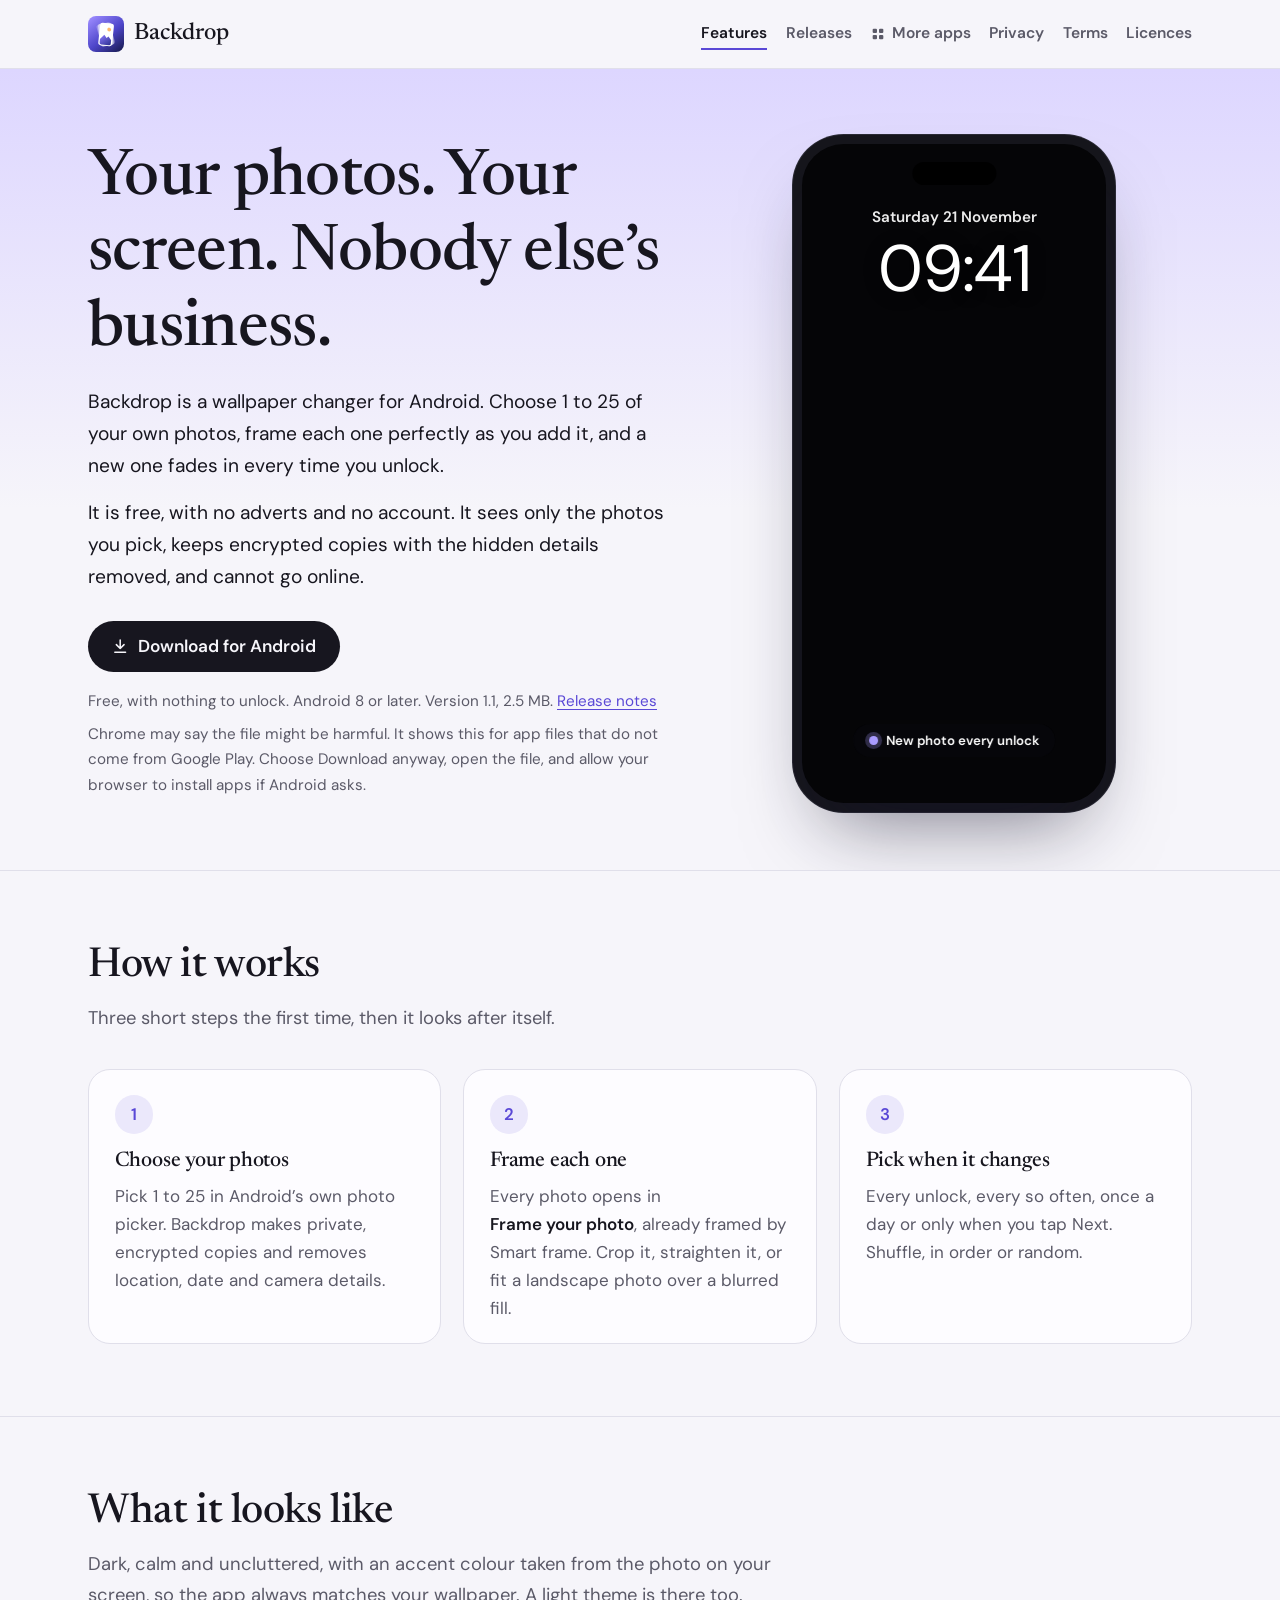
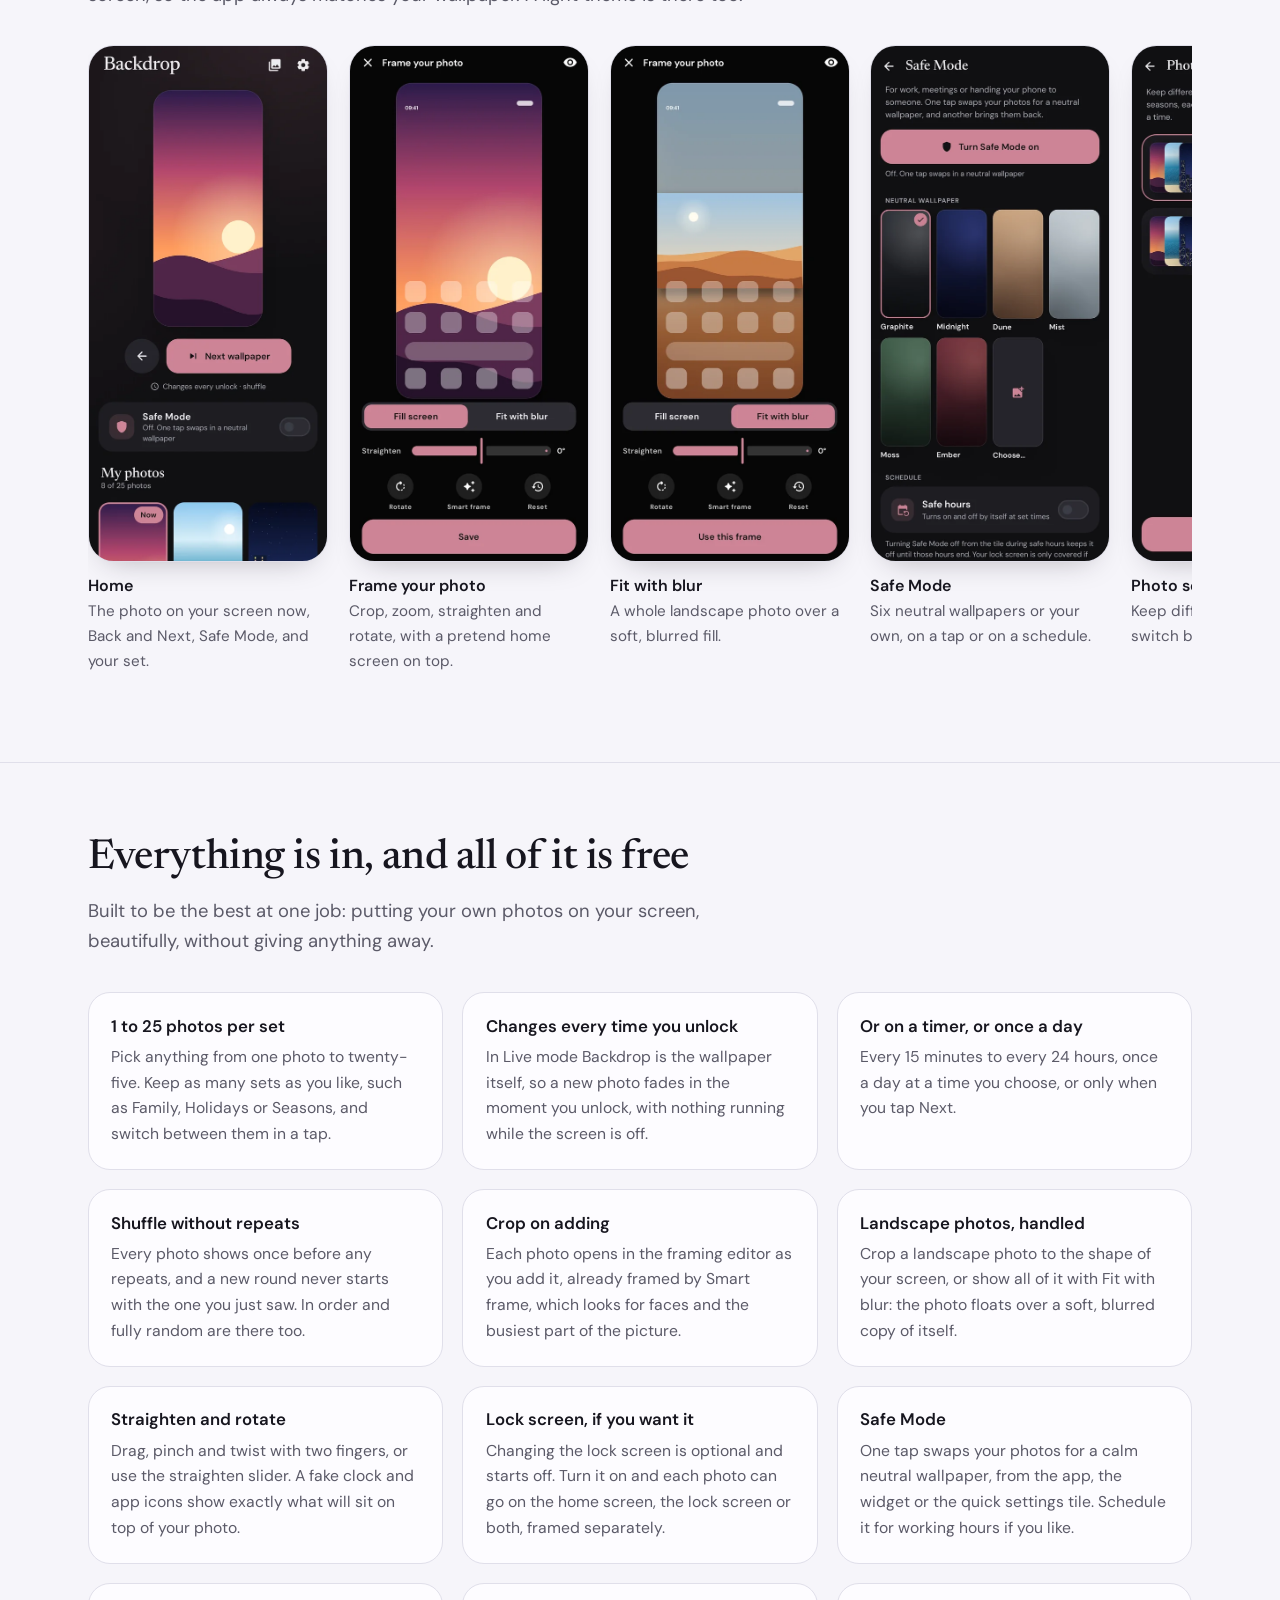
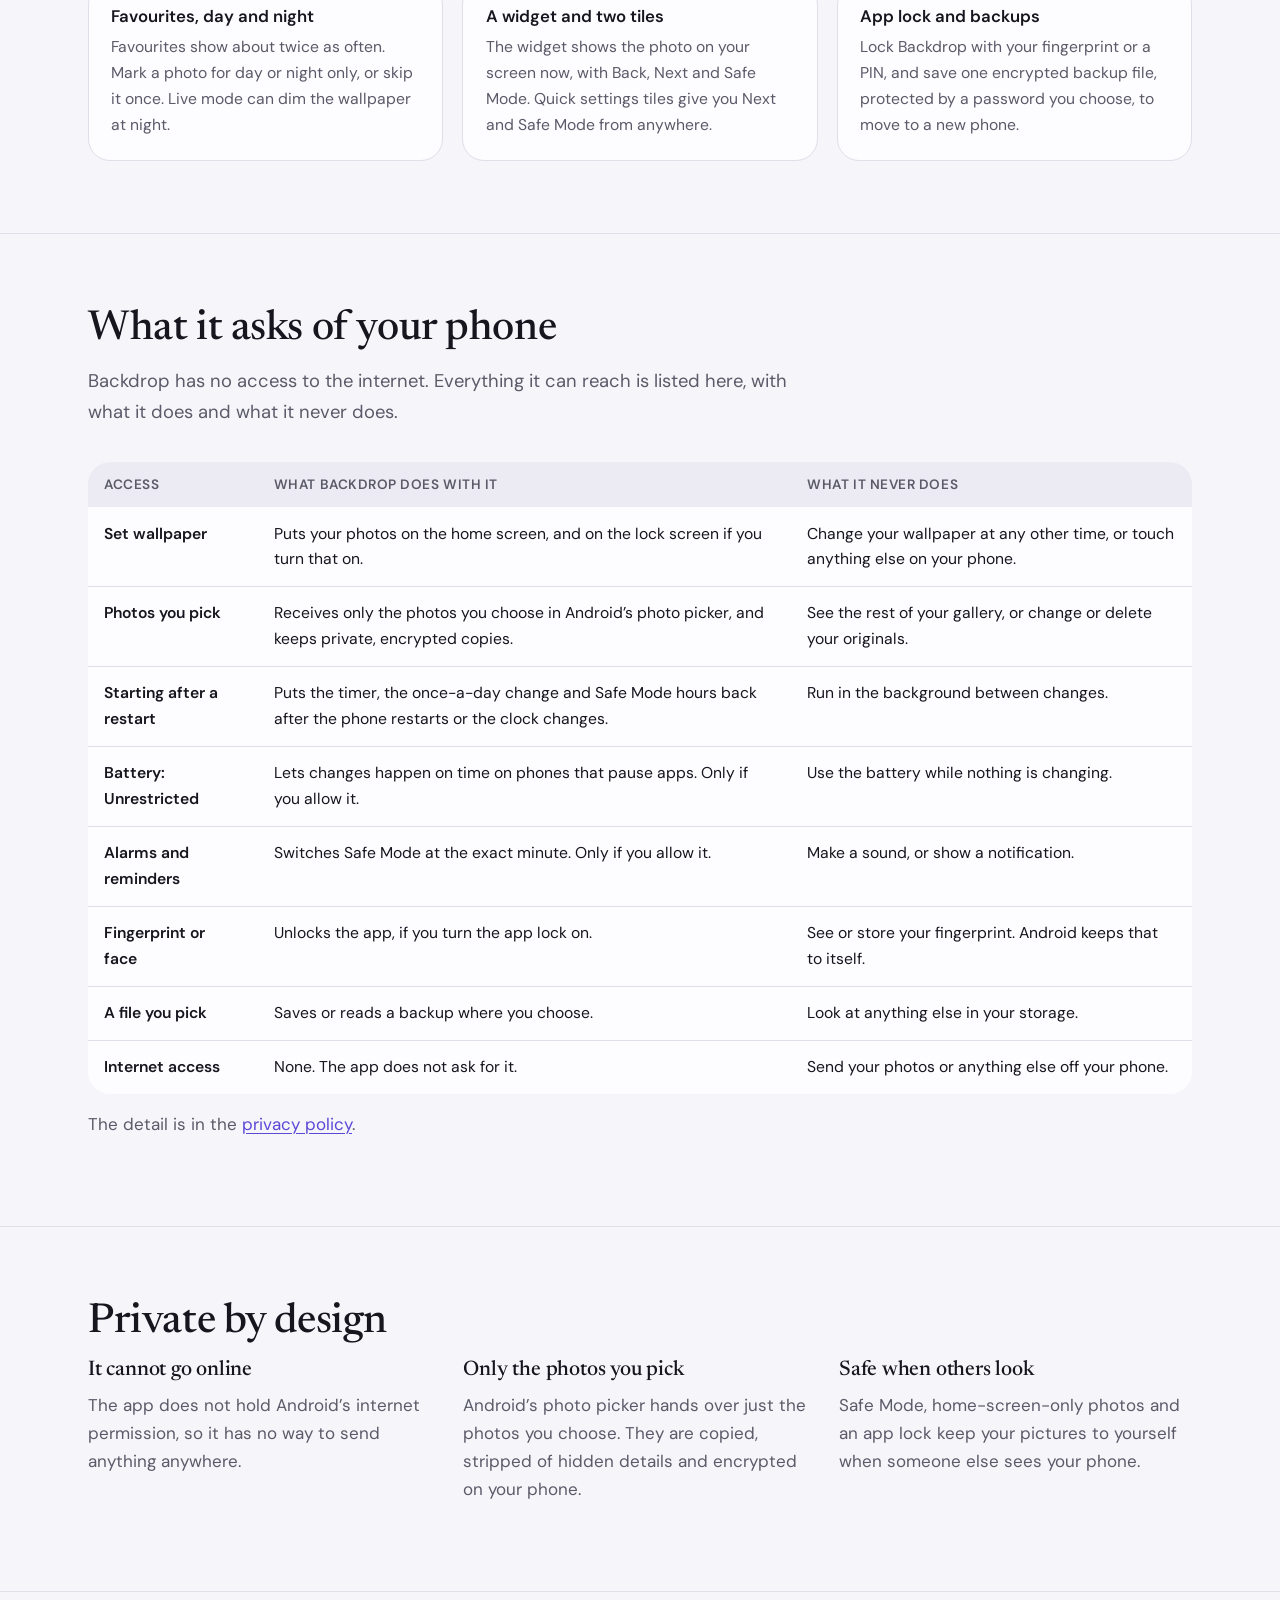
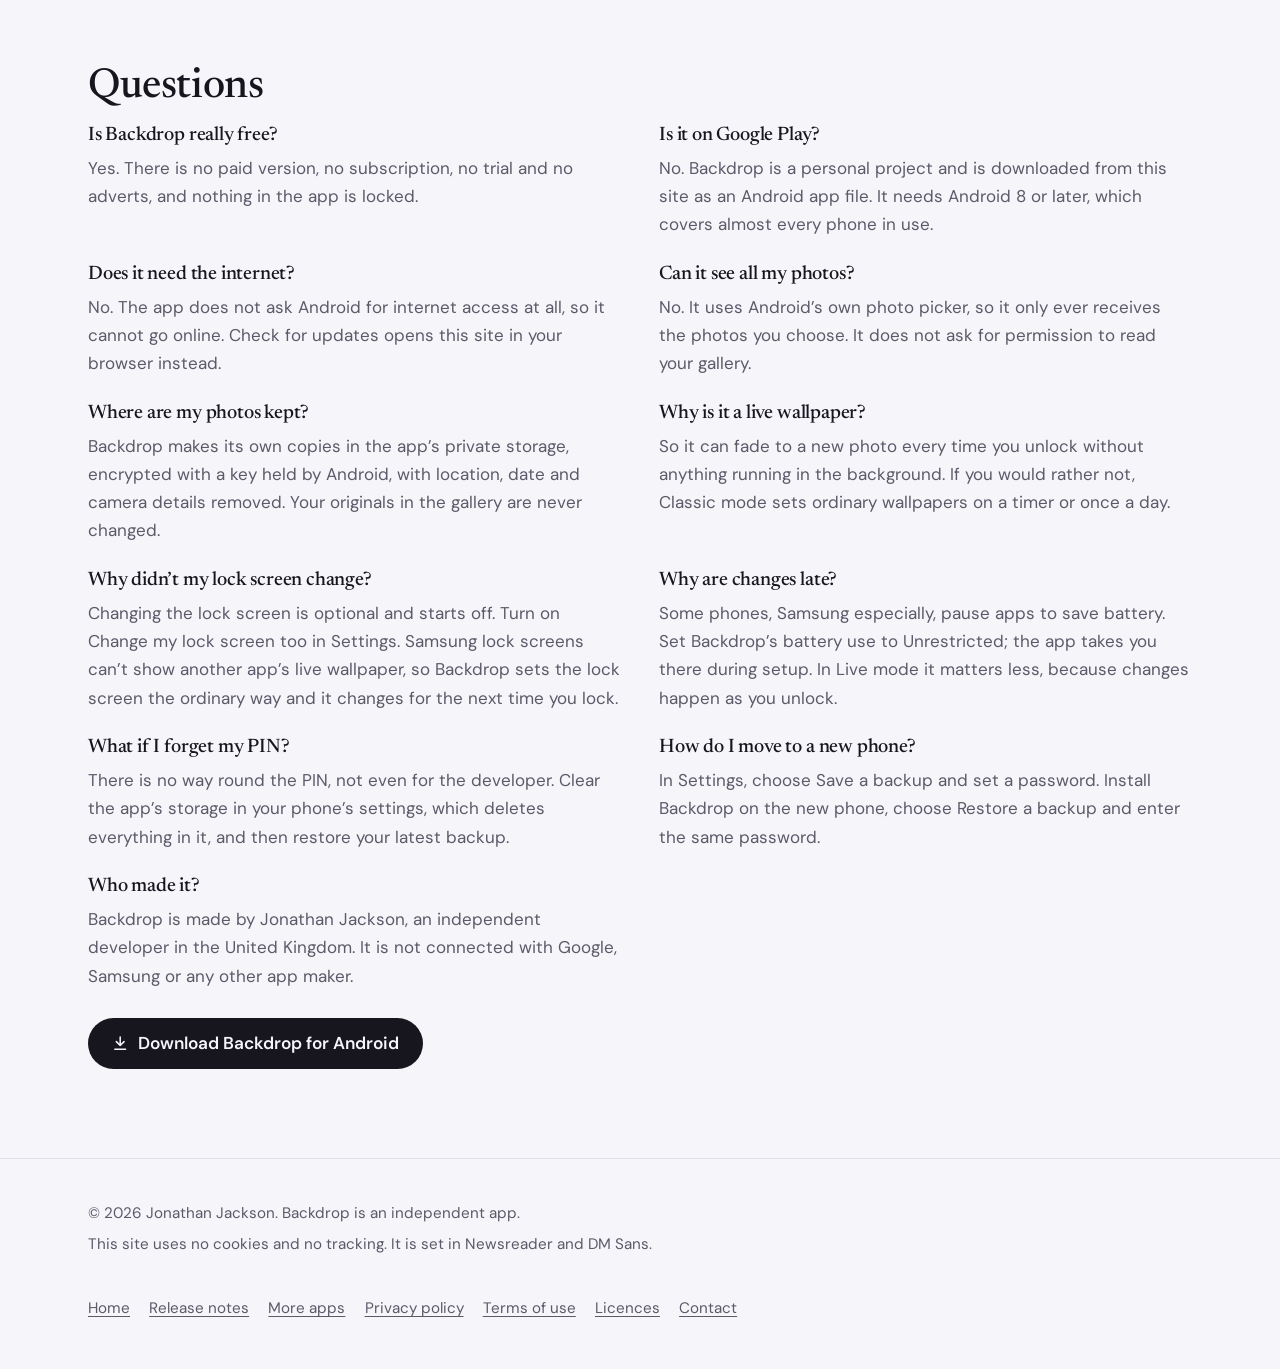
<file: index.html>
<!DOCTYPE html>
<html lang="en-GB">
<head>
<meta charset="utf-8">
<meta name="viewport" content="width=device-width, initial-scale=1">
<title>Backdrop: a private wallpaper changer for Android</title>
<meta name="description" content="Backdrop is a free wallpaper changer for Android with privacy controls. Rotate 1 to 25 of your own photos on every unlock, crop and straighten each one, and switch to Safe Mode in one tap. No adverts, no account, no internet access.">
<meta name="author" content="Jonathan Jackson">
<link rel="canonical" href="https://customgpter.github.io/backdrop/">
<meta name="theme-color" content="#f6f5fa" media="(prefers-color-scheme: light)">
<meta name="theme-color" content="#0c0d11" media="(prefers-color-scheme: dark)">
<meta property="og:type" content="website">
<meta property="og:site_name" content="Backdrop">
<meta property="og:title" content="Backdrop: a private wallpaper changer for Android">
<meta property="og:description" content="Backdrop is a free wallpaper changer for Android with privacy controls. Rotate 1 to 25 of your own photos on every unlock, crop and straighten each one, and switch to Safe Mode in one tap. No adverts, no account, no internet access.">
<meta property="og:url" content="https://customgpter.github.io/backdrop/">
<meta property="og:image" content="https://customgpter.github.io/backdrop/assets/og.png">
<meta property="og:image:width" content="1200">
<meta property="og:image:height" content="630">
<meta property="og:image:alt" content="The Backdrop icon and name beside its Home and Frame your photo screens">
<meta property="og:locale" content="en_GB">
<meta name="twitter:card" content="summary_large_image">
<link rel="icon" href="https://customgpter.github.io/backdrop/assets/favicon.svg" type="image/svg+xml">
<link rel="apple-touch-icon" href="https://customgpter.github.io/backdrop/assets/apple-touch-icon.png">
<link rel="preload" href="https://customgpter.github.io/backdrop/assets/fonts/newsreader-500.woff2" as="font" type="font/woff2" crossorigin>
<link rel="preload" href="https://customgpter.github.io/backdrop/assets/fonts/dmsans-400.woff2" as="font" type="font/woff2" crossorigin>
<link rel="stylesheet" href="https://customgpter.github.io/backdrop/assets/site.css?v=1">
<script type="application/ld+json">{"@context": "https://schema.org", "@type": "SoftwareApplication", "name": "Backdrop", "url": "https://customgpter.github.io/backdrop/", "description": "Backdrop is a free wallpaper changer for Android with privacy controls. Rotate 1 to 25 of your own photos on every unlock, crop and straighten each one, and switch to Safe Mode in one tap. No adverts, no account, no internet access.", "applicationCategory": "PersonalizationApplication", "applicationSubCategory": "Wallpaper changer", "operatingSystem": "Android 8 or later", "softwareVersion": "1.1", "downloadUrl": "https://github.com/CustomGPTer/backdrop/releases/latest/download/Backdrop.apk", "releaseNotes": "https://customgpter.github.io/backdrop/releases.html", "offers": {"@type": "Offer", "price": "0", "priceCurrency": "GBP"}, "inLanguage": "en-GB", "image": "https://customgpter.github.io/backdrop/assets/og.png", "screenshot": ["https://customgpter.github.io/backdrop/assets/shots/home.webp", "https://customgpter.github.io/backdrop/assets/shots/frame.webp", "https://customgpter.github.io/backdrop/assets/shots/fit.webp", "https://customgpter.github.io/backdrop/assets/shots/safe.webp"], "featureList": ["1 to 25 photos per set", "Changes every time you unlock", "Or on a timer, or once a day", "Shuffle without repeats", "Crop on adding", "Landscape photos, handled", "Straighten and rotate", "Lock screen, if you want it", "Safe Mode", "Favourites, day and night", "A widget and two tiles", "App lock and backups", "No adverts, no account, no internet access"], "author": {"@type": "Person", "name": "Jonathan Jackson"}}</script>
<script type="application/ld+json">{"@context": "https://schema.org", "@type": "FAQPage", "mainEntity": [{"@type": "Question", "name": "Is Backdrop really free?", "acceptedAnswer": {"@type": "Answer", "text": "Yes. There is no paid version, no subscription, no trial and no adverts, and nothing in the app is locked."}}, {"@type": "Question", "name": "Is it on Google Play?", "acceptedAnswer": {"@type": "Answer", "text": "No. Backdrop is a personal project and is downloaded from this site as an Android app file. It needs Android 8 or later, which covers almost every phone in use."}}, {"@type": "Question", "name": "Does it need the internet?", "acceptedAnswer": {"@type": "Answer", "text": "No. The app does not ask Android for internet access at all, so it cannot go online. Check for updates opens this site in your browser instead."}}, {"@type": "Question", "name": "Can it see all my photos?", "acceptedAnswer": {"@type": "Answer", "text": "No. It uses Android’s own photo picker, so it only ever receives the photos you choose. It does not ask for permission to read your gallery."}}, {"@type": "Question", "name": "Where are my photos kept?", "acceptedAnswer": {"@type": "Answer", "text": "Backdrop makes its own copies in the app’s private storage, encrypted with a key held by Android, with location, date and camera details removed. Your originals in the gallery are never changed."}}, {"@type": "Question", "name": "Why is it a live wallpaper?", "acceptedAnswer": {"@type": "Answer", "text": "So it can fade to a new photo every time you unlock without anything running in the background. If you would rather not, Classic mode sets ordinary wallpapers on a timer or once a day."}}, {"@type": "Question", "name": "Why didn’t my lock screen change?", "acceptedAnswer": {"@type": "Answer", "text": "Changing the lock screen is optional and starts off. Turn on Change my lock screen too in Settings. Samsung lock screens can’t show another app’s live wallpaper, so Backdrop sets the lock screen the ordinary way and it changes for the next time you lock."}}, {"@type": "Question", "name": "Why are changes late?", "acceptedAnswer": {"@type": "Answer", "text": "Some phones, Samsung especially, pause apps to save battery. Set Backdrop’s battery use to Unrestricted; the app takes you there during setup. In Live mode it matters less, because changes happen as you unlock."}}, {"@type": "Question", "name": "What if I forget my PIN?", "acceptedAnswer": {"@type": "Answer", "text": "There is no way round the PIN, not even for the developer. Clear the app’s storage in your phone’s settings, which deletes everything in it, and then restore your latest backup."}}, {"@type": "Question", "name": "How do I move to a new phone?", "acceptedAnswer": {"@type": "Answer", "text": "In Settings, choose Save a backup and set a password. Install Backdrop on the new phone, choose Restore a backup and enter the same password."}}, {"@type": "Question", "name": "Who made it?", "acceptedAnswer": {"@type": "Answer", "text": "Backdrop is made by Jonathan Jackson, an independent developer in the United Kingdom. It is not connected with Google, Samsung or any other app maker."}}]}</script>
</head>
<body>
<a class="skip" href="#main">Skip to content</a>
<header class="masthead">
<div class="wrap">
<a class="brand" href="https://customgpter.github.io/backdrop/" aria-label="Backdrop home"><svg viewBox="0 0 108 108" aria-hidden="true"><defs><linearGradient id="bg1" x1="0.1" y1="0" x2="0.9" y2="1"><stop offset="0" stop-color="#9C8BFF"/><stop offset=".55" stop-color="#4D45C9"/><stop offset="1" stop-color="#1A1C55"/></linearGradient><linearGradient id="bg2" x1="0" y1="0" x2="1" y2="1"><stop offset="0" stop-color="#8E7CFF"/><stop offset="1" stop-color="#2B2F8F"/></linearGradient></defs><rect width="108" height="108" rx="24" fill="url(#bg1)"/><g transform="translate(54 58) scale(1.3) translate(-54 -58)"><rect x="38" y="30" width="32" height="52" rx="6" fill="#fff" fill-opacity=".3" transform="rotate(-16 54 58)"/><rect x="38" y="30" width="32" height="52" rx="6" fill="#fff" fill-opacity=".6" transform="rotate(-6 54 58)"/><g transform="rotate(6 54 58)"><rect x="38" y="30" width="32" height="52" rx="6" fill="#fff"/><path d="M41 68l9-11 6 7 4-4 7 8v8a4 4 0 0 1-4 4H45a4 4 0 0 1-4-4z" fill="url(#bg2)"/><circle cx="60" cy="44" r="4.5" fill="#FFB86B"/></g></g></svg>
<span>Backdrop</span></a>
<nav aria-label="Main"><ul><li><a href="https://customgpter.github.io/backdrop/./#features" aria-current="page">Features</a></li><li><a href="https://customgpter.github.io/backdrop/releases.html">Releases</a></li><li><a class="more-apps" href="https://customgpter.github.io/backdrop/more-apps.html"><svg viewBox="0 0 24 24" aria-hidden="true"><rect x="4" y="4" width="6.5" height="6.5" rx="1.6"/><rect x="13.5" y="4" width="6.5" height="6.5" rx="1.6"/><rect x="4" y="13.5" width="6.5" height="6.5" rx="1.6"/><rect x="13.5" y="13.5" width="6.5" height="6.5" rx="1.6"/></svg>More apps</a></li><li><a href="https://customgpter.github.io/backdrop/privacy.html">Privacy</a></li><li><a href="https://customgpter.github.io/backdrop/terms.html">Terms</a></li><li><a href="https://customgpter.github.io/backdrop/licences.html">Licences</a></li></ul></nav>
</div>
</header>
<main id="main">
<div class="hero">
<div class="wrap hero-grid">
<div class="hero-copy">
<h1>Your photos. Your screen. Nobody else’s business.</h1>
<p class="lede">Backdrop is a wallpaper changer for Android. Choose 1 to 25 of your own photos, frame each one perfectly as you add it, and a new one fades in every time you unlock.</p>
<p class="lede">It is free, with no adverts and no account. It sees only the photos you pick, keeps encrypted copies with the hidden details removed, and cannot go online.</p>
<p class="get"><a class="button" href="https://github.com/CustomGPTer/backdrop/releases/latest/download/Backdrop.apk"><svg viewBox="0 0 24 24" aria-hidden="true" fill="none" stroke="currentColor" stroke-width="2" stroke-linecap="round" stroke-linejoin="round"><path d="M12 4v11M7 10l5 5 5-5M5 20h14"/></svg>Download for Android</a></p>
<p class="facts">Free, with nothing to unlock. Android 8 or later. Version 1.1, 2.5 MB. <a href="releases.html">Release notes</a></p>
<p class="facts">Chrome may say the file might be harmful. It shows this for app files that do not come from Google Play. Choose Download anyway, open the file, and allow your browser to install apps if Android asks.</p>
</div>
<div class="demo" role="img" aria-label="A phone lock screen showing 09:41. Its wallpaper fades from a sunset over hills to a sunny coast to the northern lights, with a label reading New photo every unlock.">
<div class="wp w1"></div><div class="wp w2"></div><div class="wp w3"></div>
<div class="notch"></div>
<div class="date">Saturday 21 November</div>
<div class="clock">09:41</div>
<div class="chip"><i></i>New photo every unlock</div>
</div>
</div>
</div>

<section id="how" aria-labelledby="how-h">
<div class="wrap">
<h2 id="how-h">How it works</h2>
<p class="intro">Three short steps the first time, then it looks after itself.</p>
<ol class="steps">
<li><h3>Choose your photos</h3><p>Pick 1 to 25 in Android’s own photo picker. Backdrop makes private, encrypted copies and removes location, date and camera details.</p></li>
<li><h3>Frame each one</h3><p>Every photo opens in <span class="path">Frame your photo</span>, already framed by Smart frame. Crop it, straighten it, or fit a landscape photo over a blurred fill.</p></li>
<li><h3>Pick when it changes</h3><p>Every unlock, every so often, once a day or only when you tap Next. Shuffle, in order or random.</p></li>
</ol>
</div>
</section>

<section id="screens" aria-labelledby="screens-h">
<div class="wrap">
<h2 id="screens-h">What it looks like</h2>
<p class="intro">Dark, calm and uncluttered, with an accent colour taken from the photo on your screen, so the app always matches your wallpaper. A light theme is there too.</p>
<ul class="shots"><li><figure><img src="assets/shots/home.webp" width="540" height="1169" alt="Home: The photo on your screen now, Back and Next, Safe Mode, and your set."><figcaption><strong>Home</strong>The photo on your screen now, Back and Next, Safe Mode, and your set.</figcaption></figure></li><li><figure><img src="assets/shots/frame.webp" width="540" height="1169" alt="Frame your photo: Crop, zoom, straighten and rotate, with a pretend home screen on top."><figcaption><strong>Frame your photo</strong>Crop, zoom, straighten and rotate, with a pretend home screen on top.</figcaption></figure></li><li><figure><img src="assets/shots/fit.webp" width="540" height="1169" alt="Fit with blur: A whole landscape photo over a soft, blurred fill." loading="lazy"><figcaption><strong>Fit with blur</strong>A whole landscape photo over a soft, blurred fill.</figcaption></figure></li><li><figure><img src="assets/shots/safe.webp" width="540" height="1169" alt="Safe Mode: Six neutral wallpapers or your own, on a tap or on a schedule." loading="lazy"><figcaption><strong>Safe Mode</strong>Six neutral wallpapers or your own, on a tap or on a schedule.</figcaption></figure></li><li><figure><img src="assets/shots/sets.webp" width="540" height="1169" alt="Photo sets: Keep different collections and switch between them." loading="lazy"><figcaption><strong>Photo sets</strong>Keep different collections and switch between them.</figcaption></figure></li><li><figure><img src="assets/shots/settings.webp" width="540" height="1169" alt="Settings: Live or Classic, when it changes, and the order." loading="lazy"><figcaption><strong>Settings</strong>Live or Classic, when it changes, and the order.</figcaption></figure></li></ul>
</div>
</section>

<section id="features" aria-labelledby="features-h">
<div class="wrap">
<h2 id="features-h">Everything is in, and all of it is free</h2>
<p class="intro">Built to be the best at one job: putting your own photos on your screen, beautifully, without giving anything away.</p>
<dl class="features"><div><dt>1 to 25 photos per set</dt><dd>Pick anything from one photo to twenty-five. Keep as many sets as you like, such as Family, Holidays or Seasons, and switch between them in a tap.</dd></div><div><dt>Changes every time you unlock</dt><dd>In Live mode Backdrop is the wallpaper itself, so a new photo fades in the moment you unlock, with nothing running while the screen is off.</dd></div><div><dt>Or on a timer, or once a day</dt><dd>Every 15 minutes to every 24 hours, once a day at a time you choose, or only when you tap Next.</dd></div><div><dt>Shuffle without repeats</dt><dd>Every photo shows once before any repeats, and a new round never starts with the one you just saw. In order and fully random are there too.</dd></div><div><dt>Crop on adding</dt><dd>Each photo opens in the framing editor as you add it, already framed by Smart frame, which looks for faces and the busiest part of the picture.</dd></div><div><dt>Landscape photos, handled</dt><dd>Crop a landscape photo to the shape of your screen, or show all of it with Fit with blur: the photo floats over a soft, blurred copy of itself.</dd></div><div><dt>Straighten and rotate</dt><dd>Drag, pinch and twist with two fingers, or use the straighten slider. A fake clock and app icons show exactly what will sit on top of your photo.</dd></div><div><dt>Lock screen, if you want it</dt><dd>Changing the lock screen is optional and starts off. Turn it on and each photo can go on the home screen, the lock screen or both, framed separately.</dd></div><div><dt>Safe Mode</dt><dd>One tap swaps your photos for a calm neutral wallpaper, from the app, the widget or the quick settings tile. Schedule it for working hours if you like.</dd></div><div><dt>Favourites, day and night</dt><dd>Favourites show about twice as often. Mark a photo for day or night only, or skip it once. Live mode can dim the wallpaper at night.</dd></div><div><dt>A widget and two tiles</dt><dd>The widget shows the photo on your screen now, with Back, Next and Safe Mode. Quick settings tiles give you Next and Safe Mode from anywhere.</dd></div><div><dt>App lock and backups</dt><dd>Lock Backdrop with your fingerprint or a PIN, and save one encrypted backup file, protected by a password you choose, to move to a new phone.</dd></div></dl>
</div>
</section>

<section id="permissions" aria-labelledby="permissions-h">
<div class="wrap">
<h2 id="permissions-h">What it asks of your phone</h2>
<p class="intro">Backdrop has no access to the internet. Everything it can reach is listed here, with what it does and what it never does.</p>
<div class="scroll">
<table>
<thead><tr><th scope="col">Access</th><th scope="col">What Backdrop does with it</th><th scope="col">What it never does</th></tr></thead>
<tbody>
<tr><th scope="row">Set wallpaper</th><td>Puts your photos on the home screen, and on the lock screen if you turn that on.</td><td>Change your wallpaper at any other time, or touch anything else on your phone.</td></tr><tr><th scope="row">Photos you pick</th><td>Receives only the photos you choose in Android’s photo picker, and keeps private, encrypted copies.</td><td>See the rest of your gallery, or change or delete your originals.</td></tr><tr><th scope="row">Starting after a restart</th><td>Puts the timer, the once-a-day change and Safe Mode hours back after the phone restarts or the clock changes.</td><td>Run in the background between changes.</td></tr><tr><th scope="row">Battery: Unrestricted</th><td>Lets changes happen on time on phones that pause apps. Only if you allow it.</td><td>Use the battery while nothing is changing.</td></tr><tr><th scope="row">Alarms and reminders</th><td>Switches Safe Mode at the exact minute. Only if you allow it.</td><td>Make a sound, or show a notification.</td></tr><tr><th scope="row">Fingerprint or face</th><td>Unlocks the app, if you turn the app lock on.</td><td>See or store your fingerprint. Android keeps that to itself.</td></tr><tr><th scope="row">A file you pick</th><td>Saves or reads a backup where you choose.</td><td>Look at anything else in your storage.</td></tr><tr><th scope="row">Internet access</th><td>None. The app does not ask for it.</td><td>Send your photos or anything else off your phone.</td></tr>
</tbody>
</table>
</div>
<p class="after-table">The detail is in the <a href="privacy.html">privacy policy</a>.</p>
</div>
</section>

<section id="privacy" aria-labelledby="privacy-h">
<div class="wrap">
<h2 id="privacy-h">Private by design</h2>
<ul class="plain">
<li><h3>It cannot go online</h3><p>The app does not hold Android’s internet permission, so it has no way to send anything anywhere.</p></li>
<li><h3>Only the photos you pick</h3><p>Android’s photo picker hands over just the photos you choose. They are copied, stripped of hidden details and encrypted on your phone.</p></li>
<li><h3>Safe when others look</h3><p>Safe Mode, home-screen-only photos and an app lock keep your pictures to yourself when someone else sees your phone.</p></li>
</ul>
</div>
</section>

<section id="questions" aria-labelledby="questions-h">
<div class="wrap">
<h2 id="questions-h">Questions</h2>
<div class="faq"><div><h3>Is Backdrop really free?</h3><p>Yes. There is no paid version, no subscription, no trial and no adverts, and nothing in the app is locked.</p></div><div><h3>Is it on Google Play?</h3><p>No. Backdrop is a personal project and is downloaded from this site as an Android app file. It needs Android 8 or later, which covers almost every phone in use.</p></div><div><h3>Does it need the internet?</h3><p>No. The app does not ask Android for internet access at all, so it cannot go online. Check for updates opens this site in your browser instead.</p></div><div><h3>Can it see all my photos?</h3><p>No. It uses Android’s own photo picker, so it only ever receives the photos you choose. It does not ask for permission to read your gallery.</p></div><div><h3>Where are my photos kept?</h3><p>Backdrop makes its own copies in the app’s private storage, encrypted with a key held by Android, with location, date and camera details removed. Your originals in the gallery are never changed.</p></div><div><h3>Why is it a live wallpaper?</h3><p>So it can fade to a new photo every time you unlock without anything running in the background. If you would rather not, Classic mode sets ordinary wallpapers on a timer or once a day.</p></div><div><h3>Why didn’t my lock screen change?</h3><p>Changing the lock screen is optional and starts off. Turn on Change my lock screen too in Settings. Samsung lock screens can’t show another app’s live wallpaper, so Backdrop sets the lock screen the ordinary way and it changes for the next time you lock.</p></div><div><h3>Why are changes late?</h3><p>Some phones, Samsung especially, pause apps to save battery. Set Backdrop’s battery use to Unrestricted; the app takes you there during setup. In Live mode it matters less, because changes happen as you unlock.</p></div><div><h3>What if I forget my PIN?</h3><p>There is no way round the PIN, not even for the developer. Clear the app’s storage in your phone’s settings, which deletes everything in it, and then restore your latest backup.</p></div><div><h3>How do I move to a new phone?</h3><p>In Settings, choose Save a backup and set a password. Install Backdrop on the new phone, choose Restore a backup and enter the same password.</p></div><div><h3>Who made it?</h3><p>Backdrop is made by Jonathan Jackson, an independent developer in the United Kingdom. It is not connected with Google, Samsung or any other app maker.</p></div></div>
<p class="get"><a class="button" href="https://github.com/CustomGPTer/backdrop/releases/latest/download/Backdrop.apk"><svg viewBox="0 0 24 24" aria-hidden="true" fill="none" stroke="currentColor" stroke-width="2" stroke-linecap="round" stroke-linejoin="round"><path d="M12 4v11M7 10l5 5 5-5M5 20h14"/></svg>Download Backdrop for Android</a></p>
</div>
</section>
</main>
<footer class="colophon">
<div class="wrap">
<div>
<p>&copy; 2026 Jonathan Jackson. Backdrop is an independent app.</p>
<p>This site uses no cookies and no tracking. It is set in Newsreader and DM Sans.</p>
</div>
<nav aria-label="Footer"><ul>
<li><a href="https://customgpter.github.io/backdrop/">Home</a></li>
<li><a href="https://customgpter.github.io/backdrop/releases.html">Release notes</a></li>
<li><a href="https://customgpter.github.io/backdrop/more-apps.html">More apps</a></li>
<li><a href="https://customgpter.github.io/backdrop/privacy.html">Privacy policy</a></li>
<li><a href="https://customgpter.github.io/backdrop/terms.html">Terms of use</a></li>
<li><a href="https://customgpter.github.io/backdrop/licences.html">Licences</a></li>
<li><a href="https://github.com/CustomGPTer/backdrop/issues">Contact</a></li>
</ul></nav>
</div>
</footer>
</body>
</html>
</file>
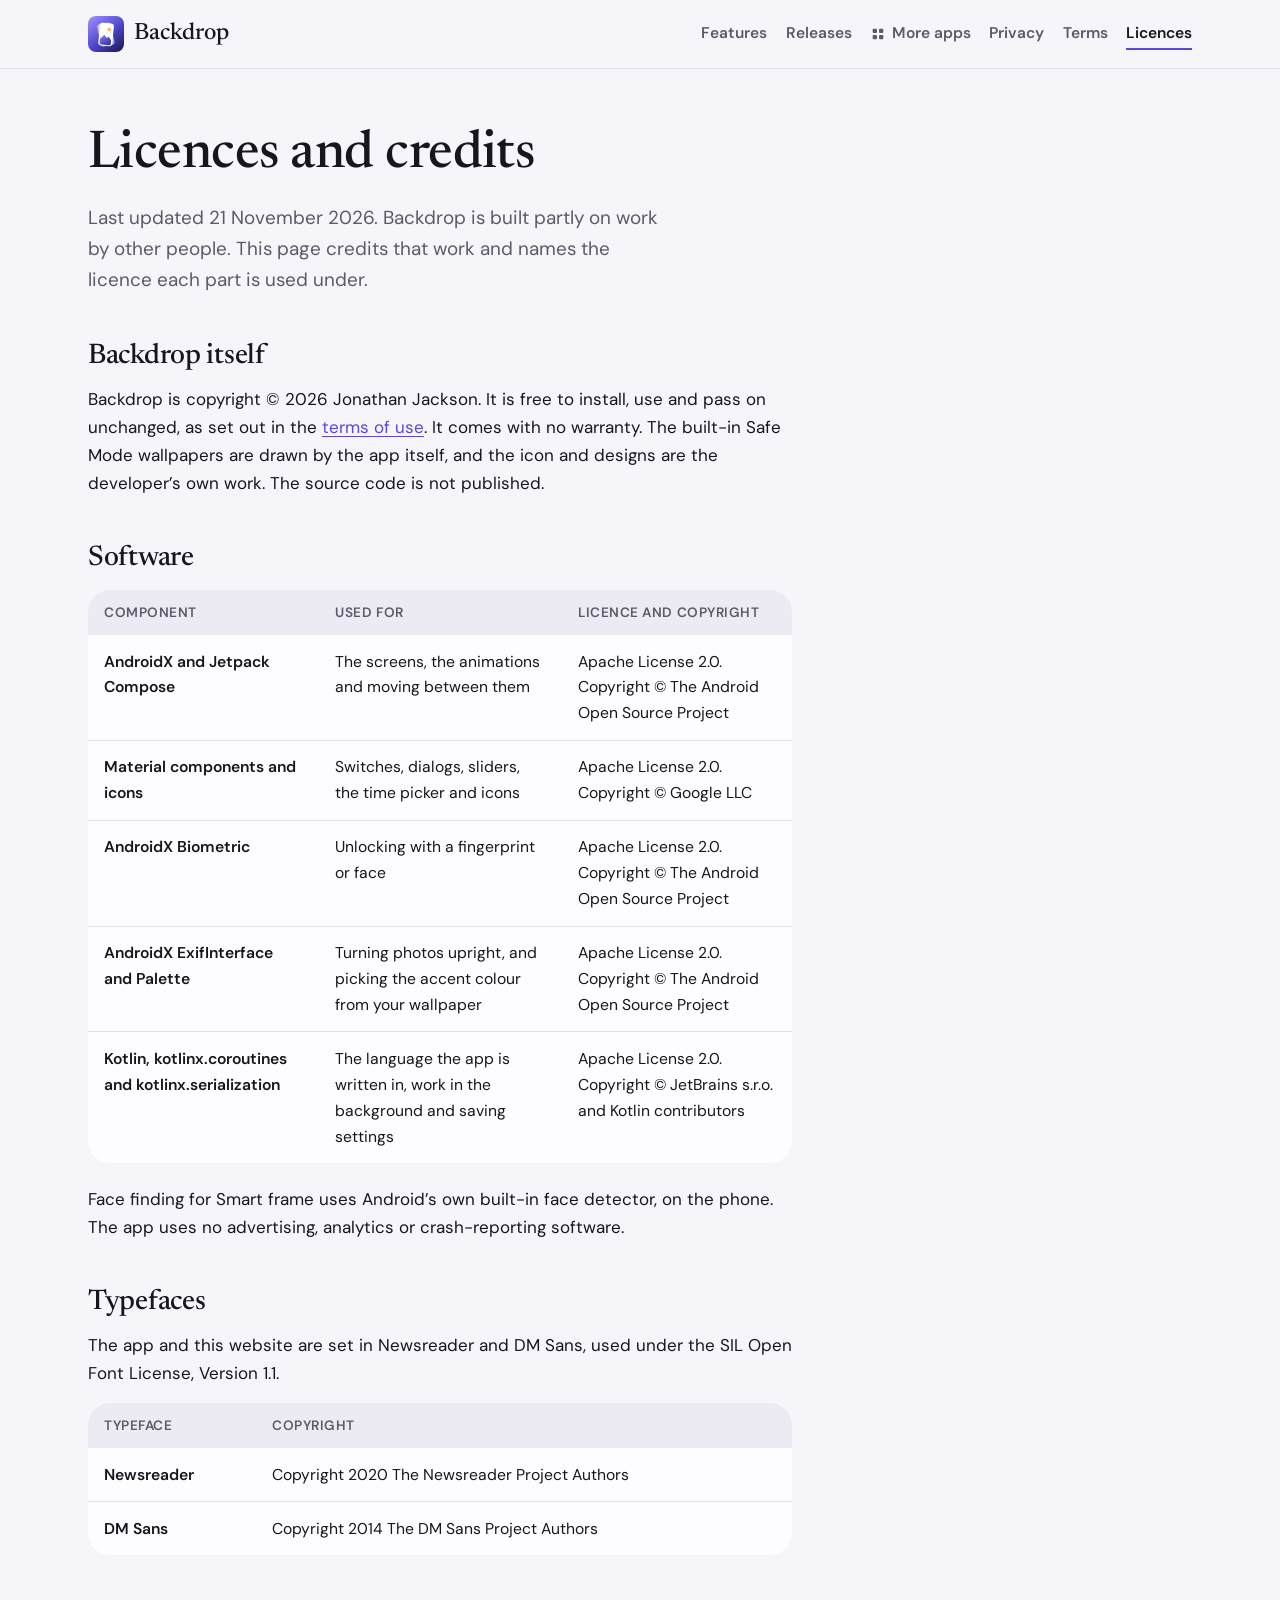
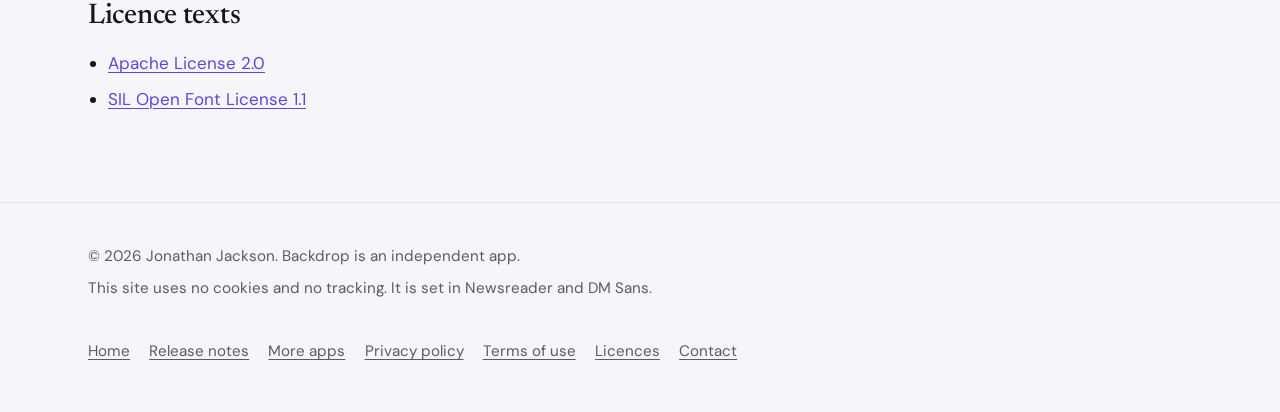
<file: licences.html>
<!DOCTYPE html>
<html lang="en-GB">
<head>
<meta charset="utf-8">
<meta name="viewport" content="width=device-width, initial-scale=1">
<title>Backdrop licences and credits</title>
<meta name="description" content="The software and typefaces Backdrop is built on, and the licence each is used under.">
<meta name="author" content="Jonathan Jackson">
<link rel="canonical" href="https://customgpter.github.io/backdrop/licences.html">
<meta name="theme-color" content="#f6f5fa" media="(prefers-color-scheme: light)">
<meta name="theme-color" content="#0c0d11" media="(prefers-color-scheme: dark)">
<meta property="og:type" content="website">
<meta property="og:site_name" content="Backdrop">
<meta property="og:title" content="Backdrop licences and credits">
<meta property="og:description" content="The software and typefaces Backdrop is built on, and the licence each is used under.">
<meta property="og:url" content="https://customgpter.github.io/backdrop/licences.html">
<meta property="og:image" content="https://customgpter.github.io/backdrop/assets/og.png">
<meta property="og:image:width" content="1200">
<meta property="og:image:height" content="630">
<meta property="og:image:alt" content="The Backdrop icon and name beside its Home and Frame your photo screens">
<meta property="og:locale" content="en_GB">
<meta name="twitter:card" content="summary_large_image">
<link rel="icon" href="https://customgpter.github.io/backdrop/assets/favicon.svg" type="image/svg+xml">
<link rel="apple-touch-icon" href="https://customgpter.github.io/backdrop/assets/apple-touch-icon.png">
<link rel="preload" href="https://customgpter.github.io/backdrop/assets/fonts/newsreader-500.woff2" as="font" type="font/woff2" crossorigin>
<link rel="preload" href="https://customgpter.github.io/backdrop/assets/fonts/dmsans-400.woff2" as="font" type="font/woff2" crossorigin>
<link rel="stylesheet" href="https://customgpter.github.io/backdrop/assets/site.css?v=1">
</head>
<body>
<a class="skip" href="#main">Skip to content</a>
<header class="masthead">
<div class="wrap">
<a class="brand" href="https://customgpter.github.io/backdrop/" aria-label="Backdrop home"><svg viewBox="0 0 108 108" aria-hidden="true"><defs><linearGradient id="bg1" x1="0.1" y1="0" x2="0.9" y2="1"><stop offset="0" stop-color="#9C8BFF"/><stop offset=".55" stop-color="#4D45C9"/><stop offset="1" stop-color="#1A1C55"/></linearGradient><linearGradient id="bg2" x1="0" y1="0" x2="1" y2="1"><stop offset="0" stop-color="#8E7CFF"/><stop offset="1" stop-color="#2B2F8F"/></linearGradient></defs><rect width="108" height="108" rx="24" fill="url(#bg1)"/><g transform="translate(54 58) scale(1.3) translate(-54 -58)"><rect x="38" y="30" width="32" height="52" rx="6" fill="#fff" fill-opacity=".3" transform="rotate(-16 54 58)"/><rect x="38" y="30" width="32" height="52" rx="6" fill="#fff" fill-opacity=".6" transform="rotate(-6 54 58)"/><g transform="rotate(6 54 58)"><rect x="38" y="30" width="32" height="52" rx="6" fill="#fff"/><path d="M41 68l9-11 6 7 4-4 7 8v8a4 4 0 0 1-4 4H45a4 4 0 0 1-4-4z" fill="url(#bg2)"/><circle cx="60" cy="44" r="4.5" fill="#FFB86B"/></g></g></svg>
<span>Backdrop</span></a>
<nav aria-label="Main"><ul><li><a href="https://customgpter.github.io/backdrop/./#features">Features</a></li><li><a href="https://customgpter.github.io/backdrop/releases.html">Releases</a></li><li><a class="more-apps" href="https://customgpter.github.io/backdrop/more-apps.html"><svg viewBox="0 0 24 24" aria-hidden="true"><rect x="4" y="4" width="6.5" height="6.5" rx="1.6"/><rect x="13.5" y="4" width="6.5" height="6.5" rx="1.6"/><rect x="4" y="13.5" width="6.5" height="6.5" rx="1.6"/><rect x="13.5" y="13.5" width="6.5" height="6.5" rx="1.6"/></svg>More apps</a></li><li><a href="https://customgpter.github.io/backdrop/privacy.html">Privacy</a></li><li><a href="https://customgpter.github.io/backdrop/terms.html">Terms</a></li><li><a href="https://customgpter.github.io/backdrop/licences.html" aria-current="page">Licences</a></li></ul></nav>
</div>
</header>
<main id="main" class="doc">
<div class="wrap"><div class="measure">
<h1>Licences and credits</h1>
<p class="lede">Last updated 21 November 2026. Backdrop is built partly on work by other people. This page credits that work and names the licence each part is used under.</p>
<h2 id="backdrop">Backdrop itself</h2>
<p>Backdrop is copyright &copy; 2026 Jonathan Jackson. It is free to install, use and pass on unchanged, as set out in the <a href="terms.html">terms of use</a>. It comes with no warranty. The built-in Safe Mode wallpapers are drawn by the app itself, and the icon and designs are the developer’s own work. The source code is not published.</p>
<h2 id="software">Software</h2>
<table>
<thead><tr><th scope="col">Component</th><th scope="col">Used for</th><th scope="col">Licence and copyright</th></tr></thead>
<tbody>
<tr><th scope="row">AndroidX and Jetpack Compose</th><td>The screens, the animations and moving between them</td><td>Apache License 2.0. Copyright &copy; The Android Open Source Project</td></tr>
<tr><th scope="row">Material components and icons</th><td>Switches, dialogs, sliders, the time picker and icons</td><td>Apache License 2.0. Copyright &copy; Google LLC</td></tr>
<tr><th scope="row">AndroidX Biometric</th><td>Unlocking with a fingerprint or face</td><td>Apache License 2.0. Copyright &copy; The Android Open Source Project</td></tr>
<tr><th scope="row">AndroidX ExifInterface and Palette</th><td>Turning photos upright, and picking the accent colour from your wallpaper</td><td>Apache License 2.0. Copyright &copy; The Android Open Source Project</td></tr>
<tr><th scope="row">Kotlin, kotlinx.coroutines and kotlinx.serialization</th><td>The language the app is written in, work in the background and saving settings</td><td>Apache License 2.0. Copyright &copy; JetBrains s.r.o. and Kotlin contributors</td></tr>
</tbody></table>
<p>Face finding for Smart frame uses Android’s own built-in face detector, on the phone. The app uses no advertising, analytics or crash-reporting software.</p>
<h2 id="type">Typefaces</h2>
<p>The app and this website are set in Newsreader and DM Sans, used under the SIL Open Font License, Version 1.1.</p>
<table><thead><tr><th scope="col">Typeface</th><th scope="col">Copyright</th></tr></thead><tbody>
<tr><th scope="row">Newsreader</th><td>Copyright 2020 The Newsreader Project Authors</td></tr>
<tr><th scope="row">DM Sans</th><td>Copyright 2014 The DM Sans Project Authors</td></tr>
</tbody></table>
<h2 id="texts">Licence texts</h2>
<ul><li><a href="https://www.apache.org/licenses/LICENSE-2.0">Apache License 2.0</a></li><li><a href="https://openfontlicense.org/open-font-license-official-text/">SIL Open Font License 1.1</a></li></ul>
</div></div>
</main>
<footer class="colophon">
<div class="wrap">
<div>
<p>&copy; 2026 Jonathan Jackson. Backdrop is an independent app.</p>
<p>This site uses no cookies and no tracking. It is set in Newsreader and DM Sans.</p>
</div>
<nav aria-label="Footer"><ul>
<li><a href="https://customgpter.github.io/backdrop/">Home</a></li>
<li><a href="https://customgpter.github.io/backdrop/releases.html">Release notes</a></li>
<li><a href="https://customgpter.github.io/backdrop/more-apps.html">More apps</a></li>
<li><a href="https://customgpter.github.io/backdrop/privacy.html">Privacy policy</a></li>
<li><a href="https://customgpter.github.io/backdrop/terms.html">Terms of use</a></li>
<li><a href="https://customgpter.github.io/backdrop/licences.html">Licences</a></li>
<li><a href="https://github.com/CustomGPTer/backdrop/issues">Contact</a></li>
</ul></nav>
</div>
</footer>
</body>
</html>
</file>
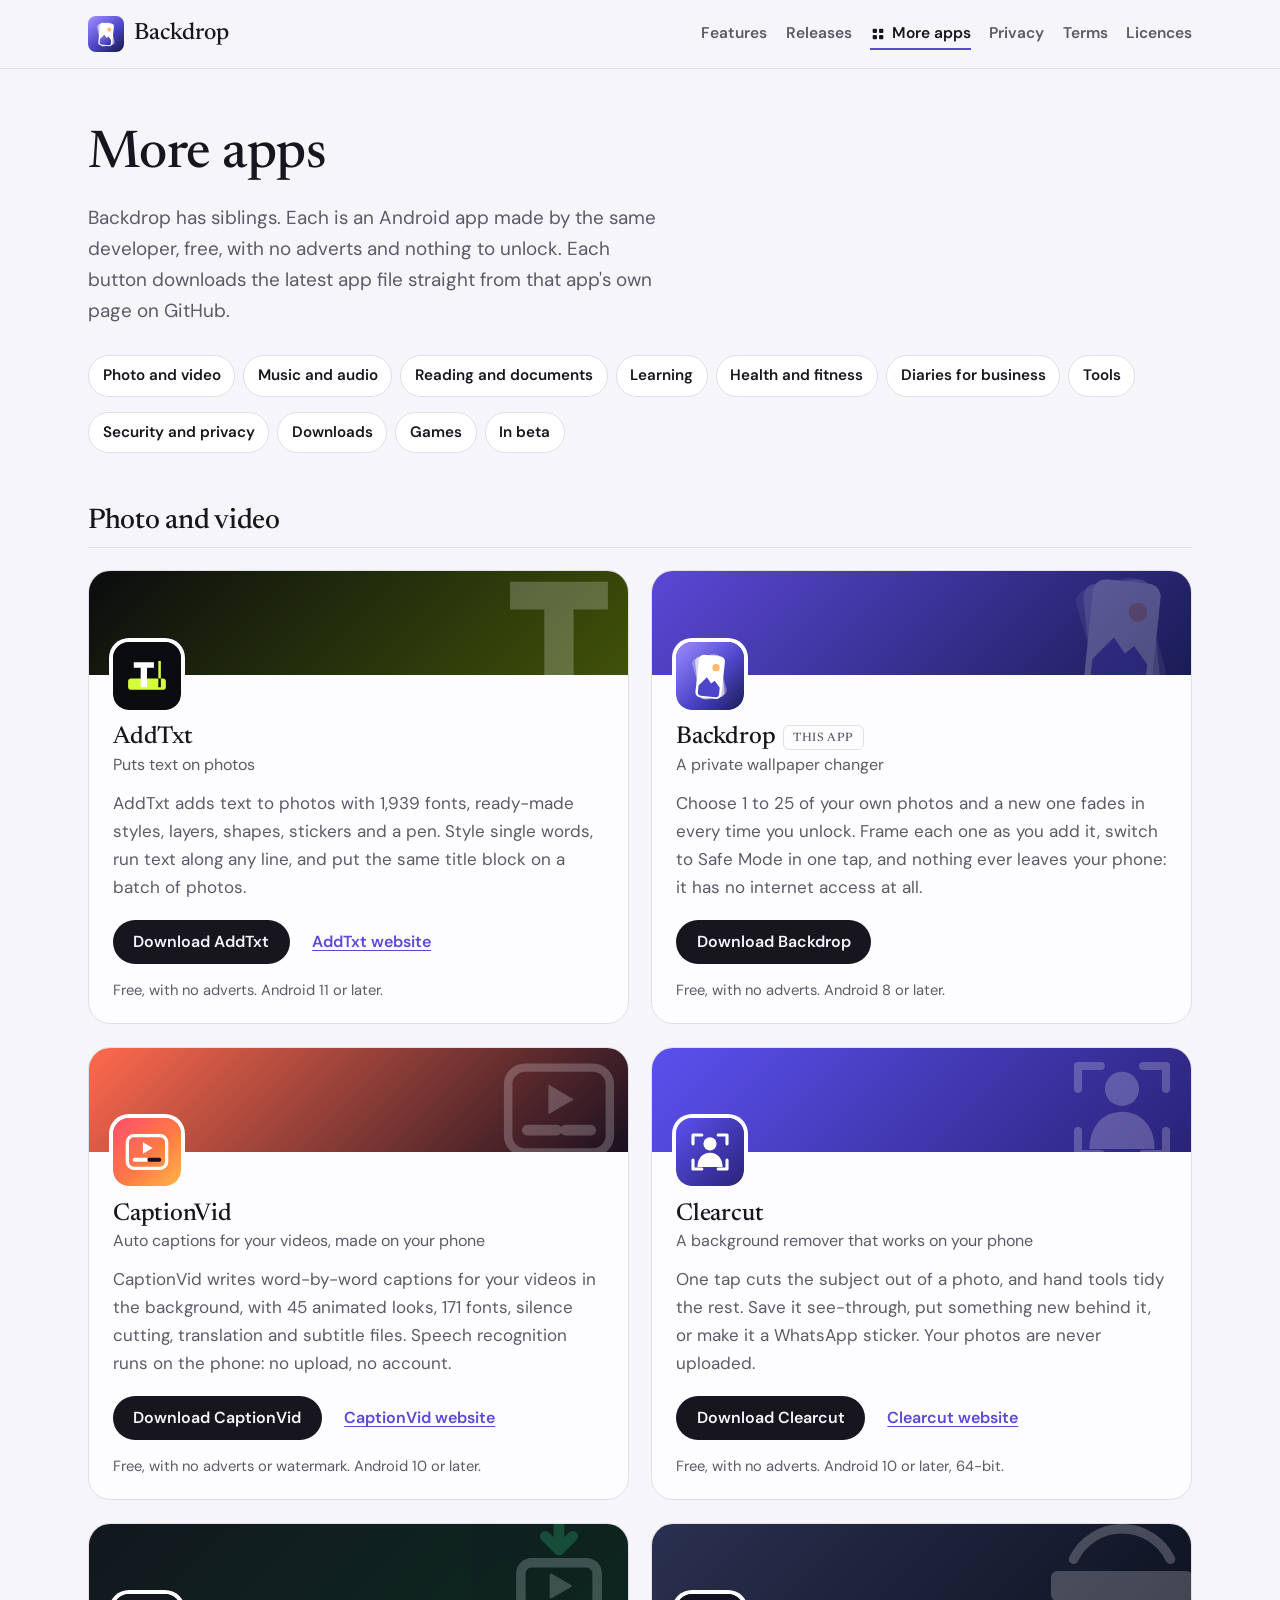
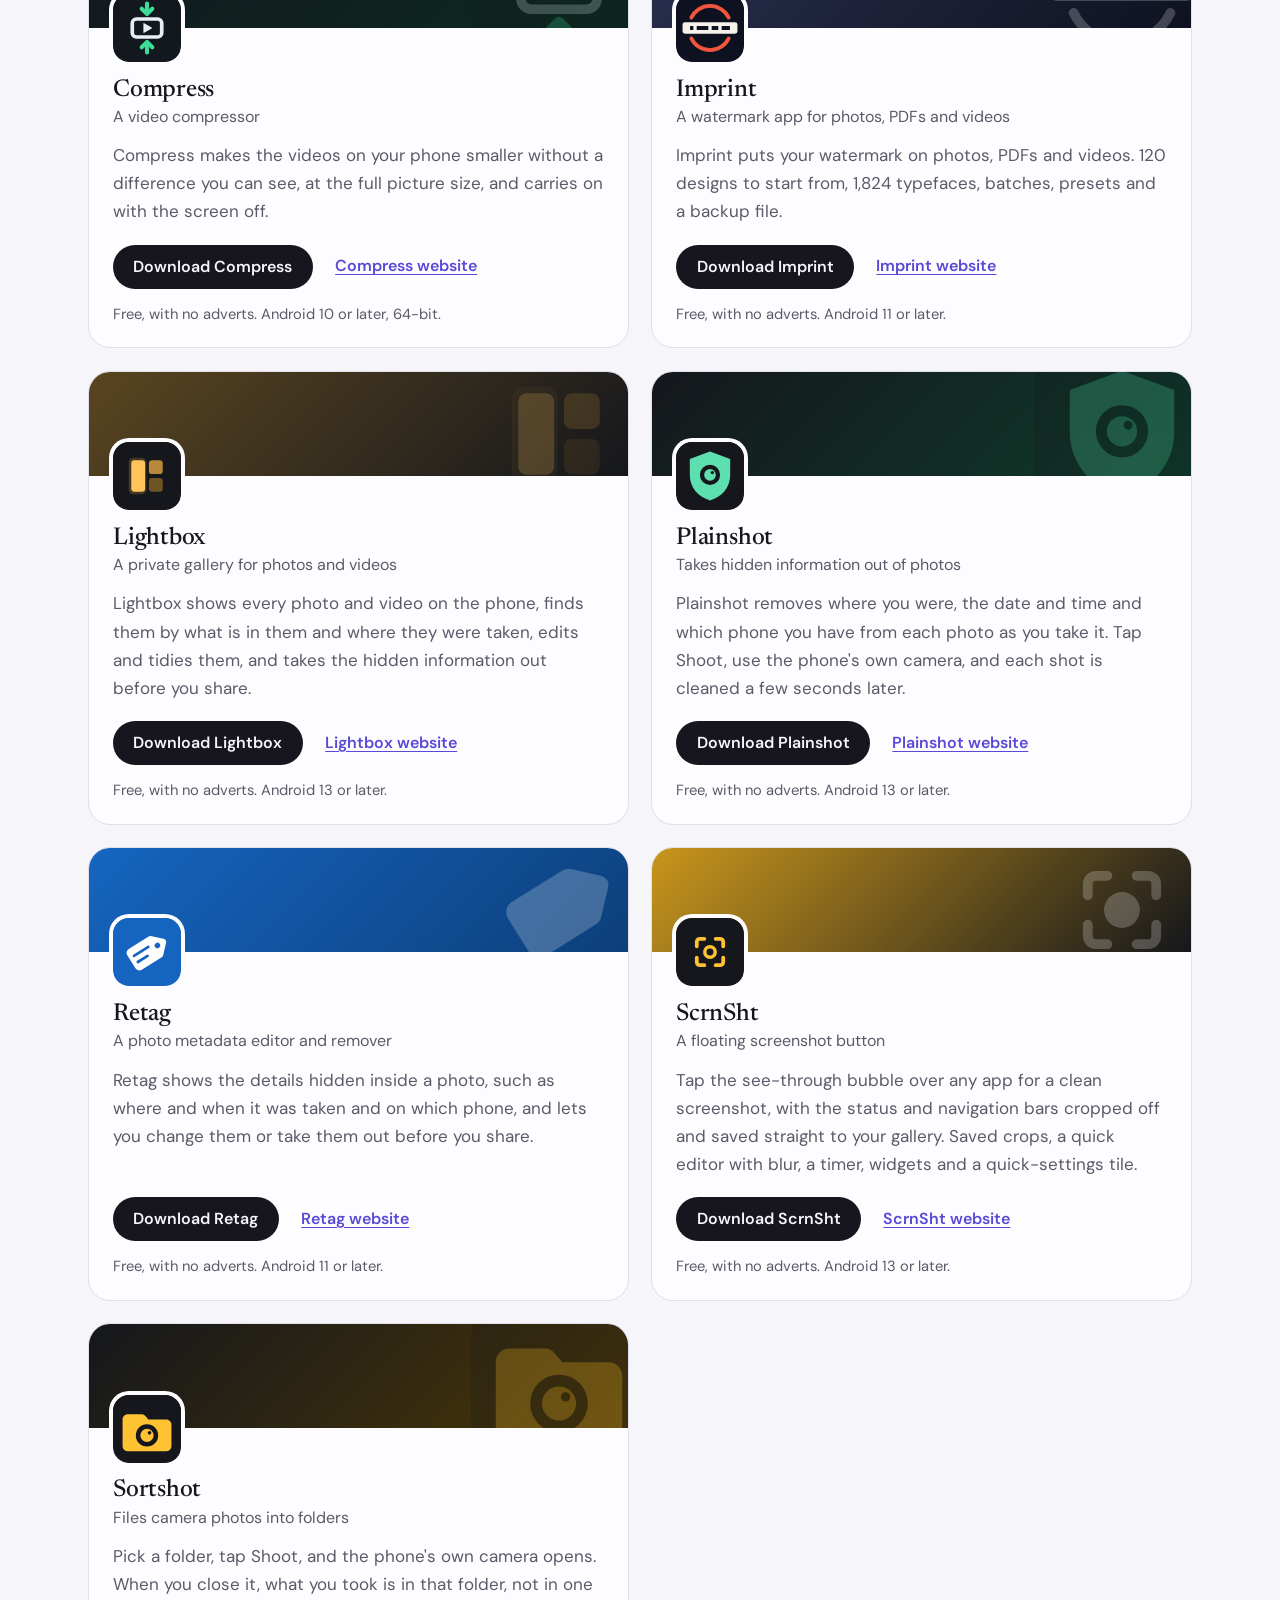
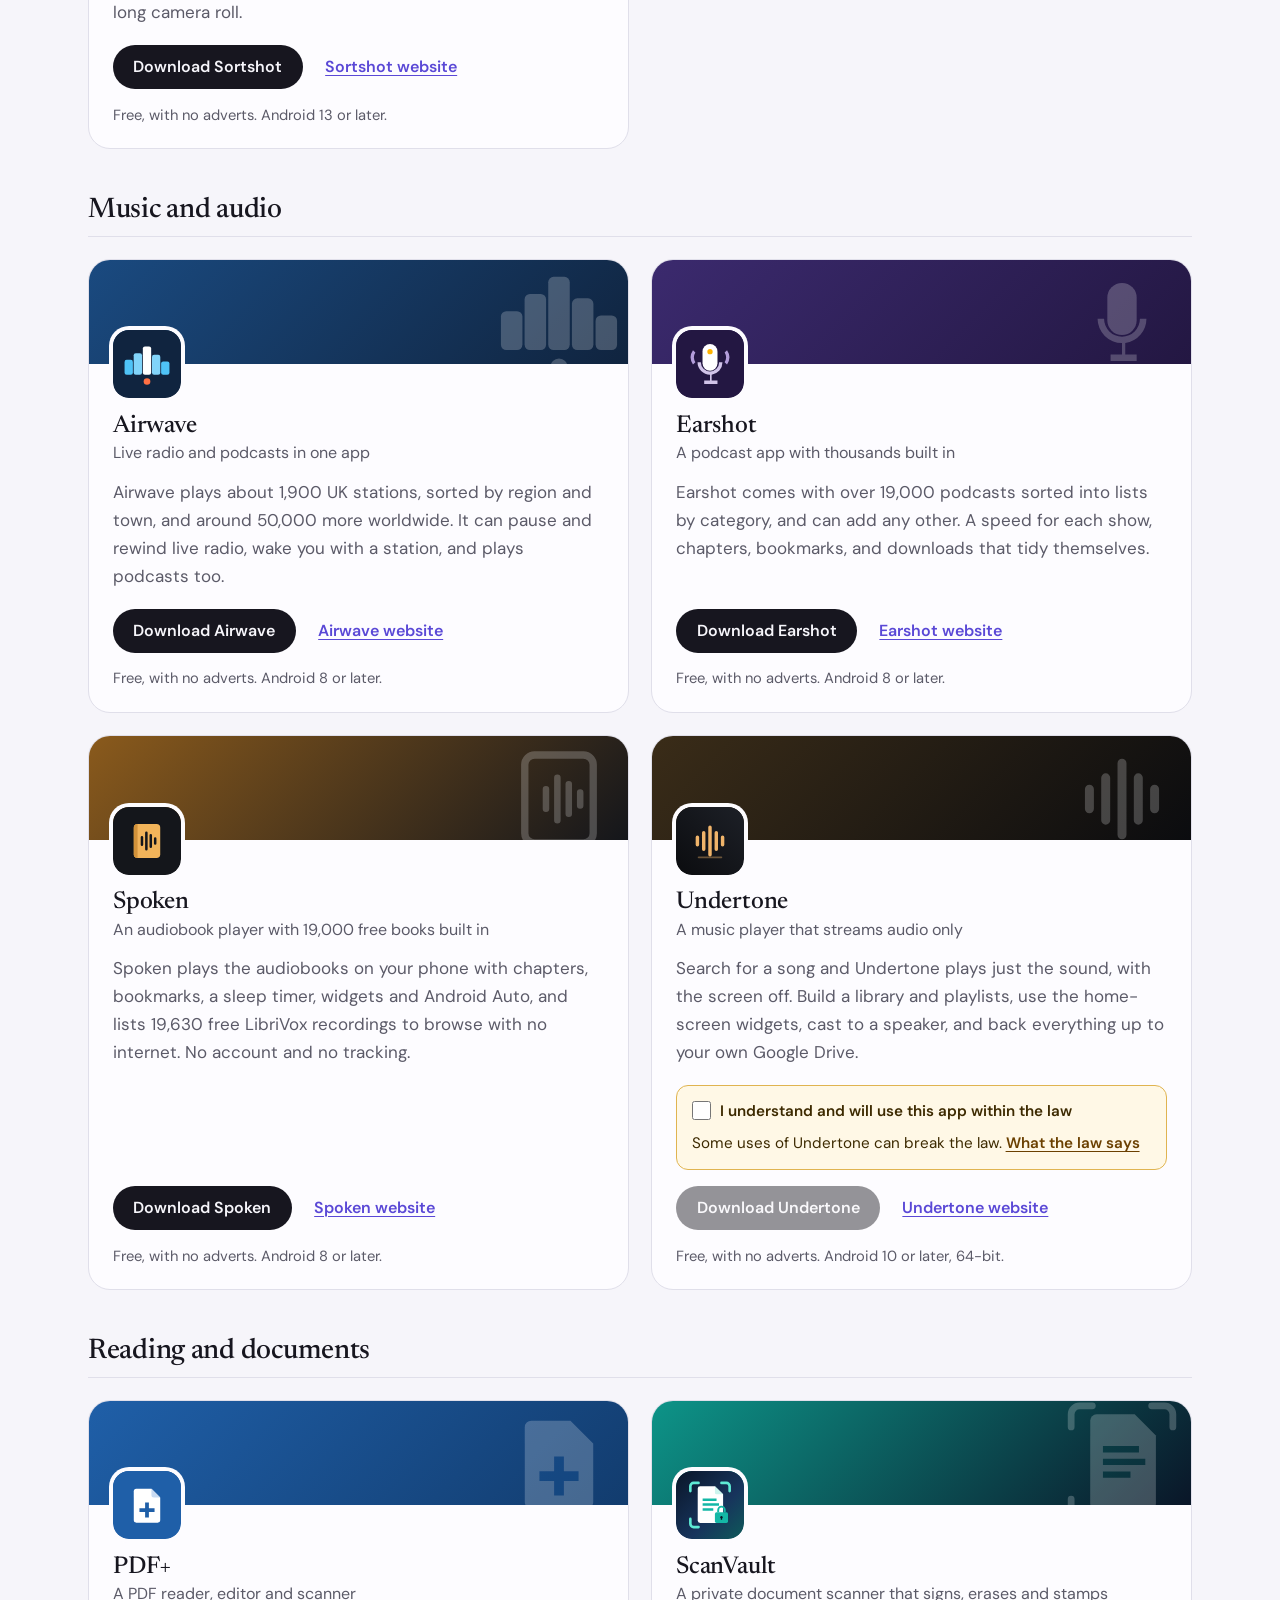
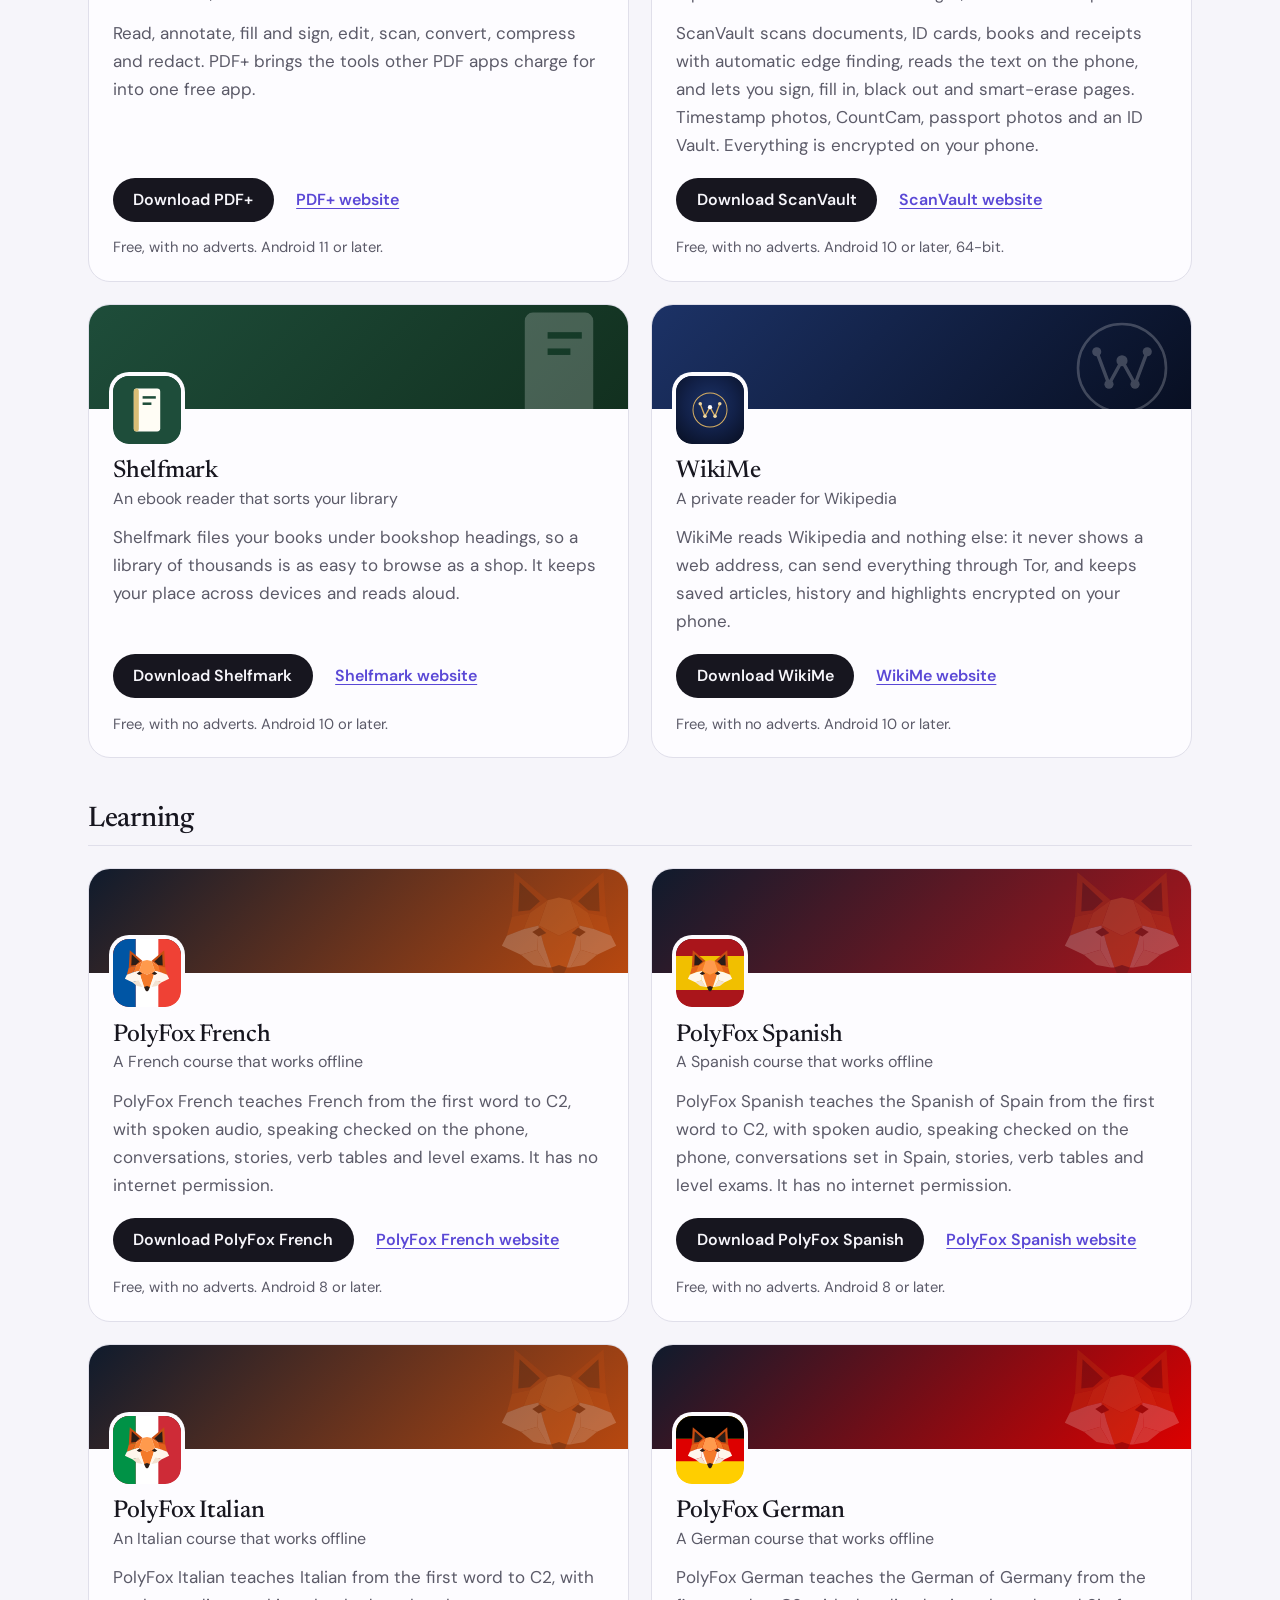
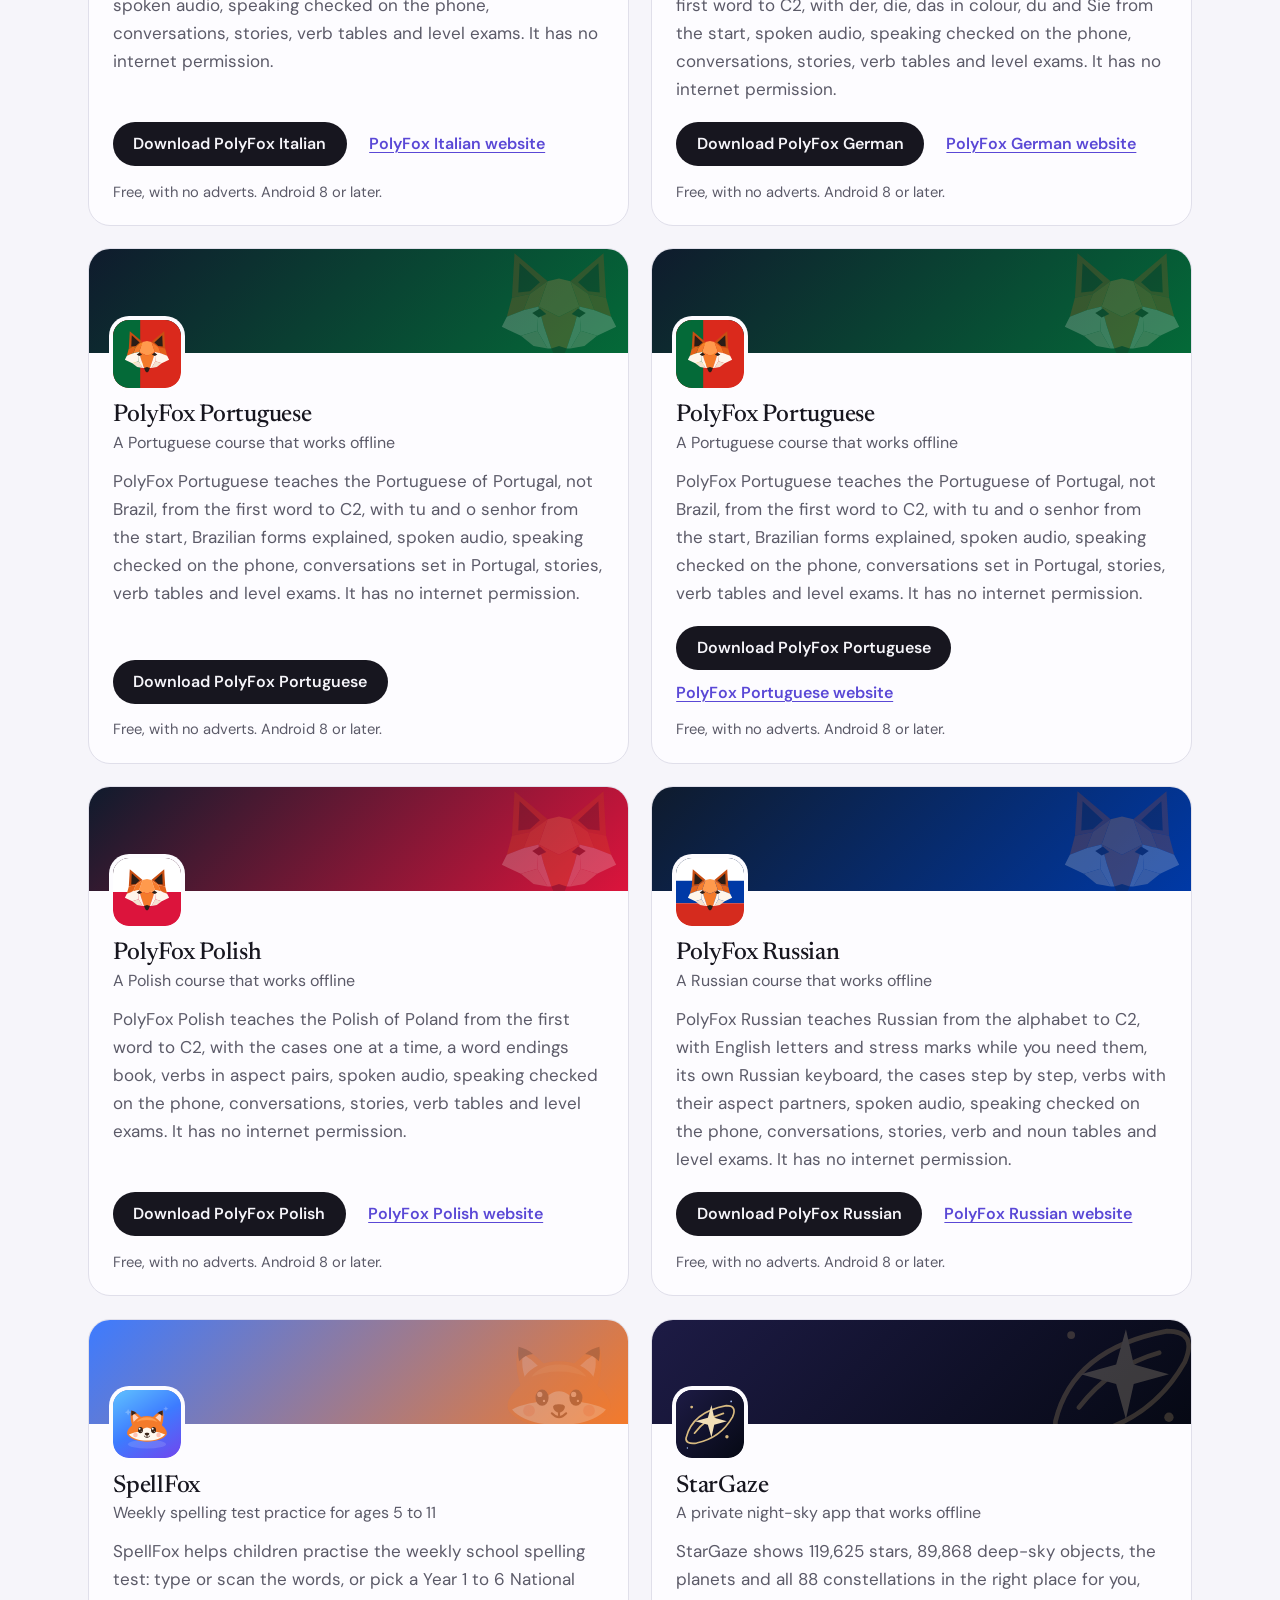
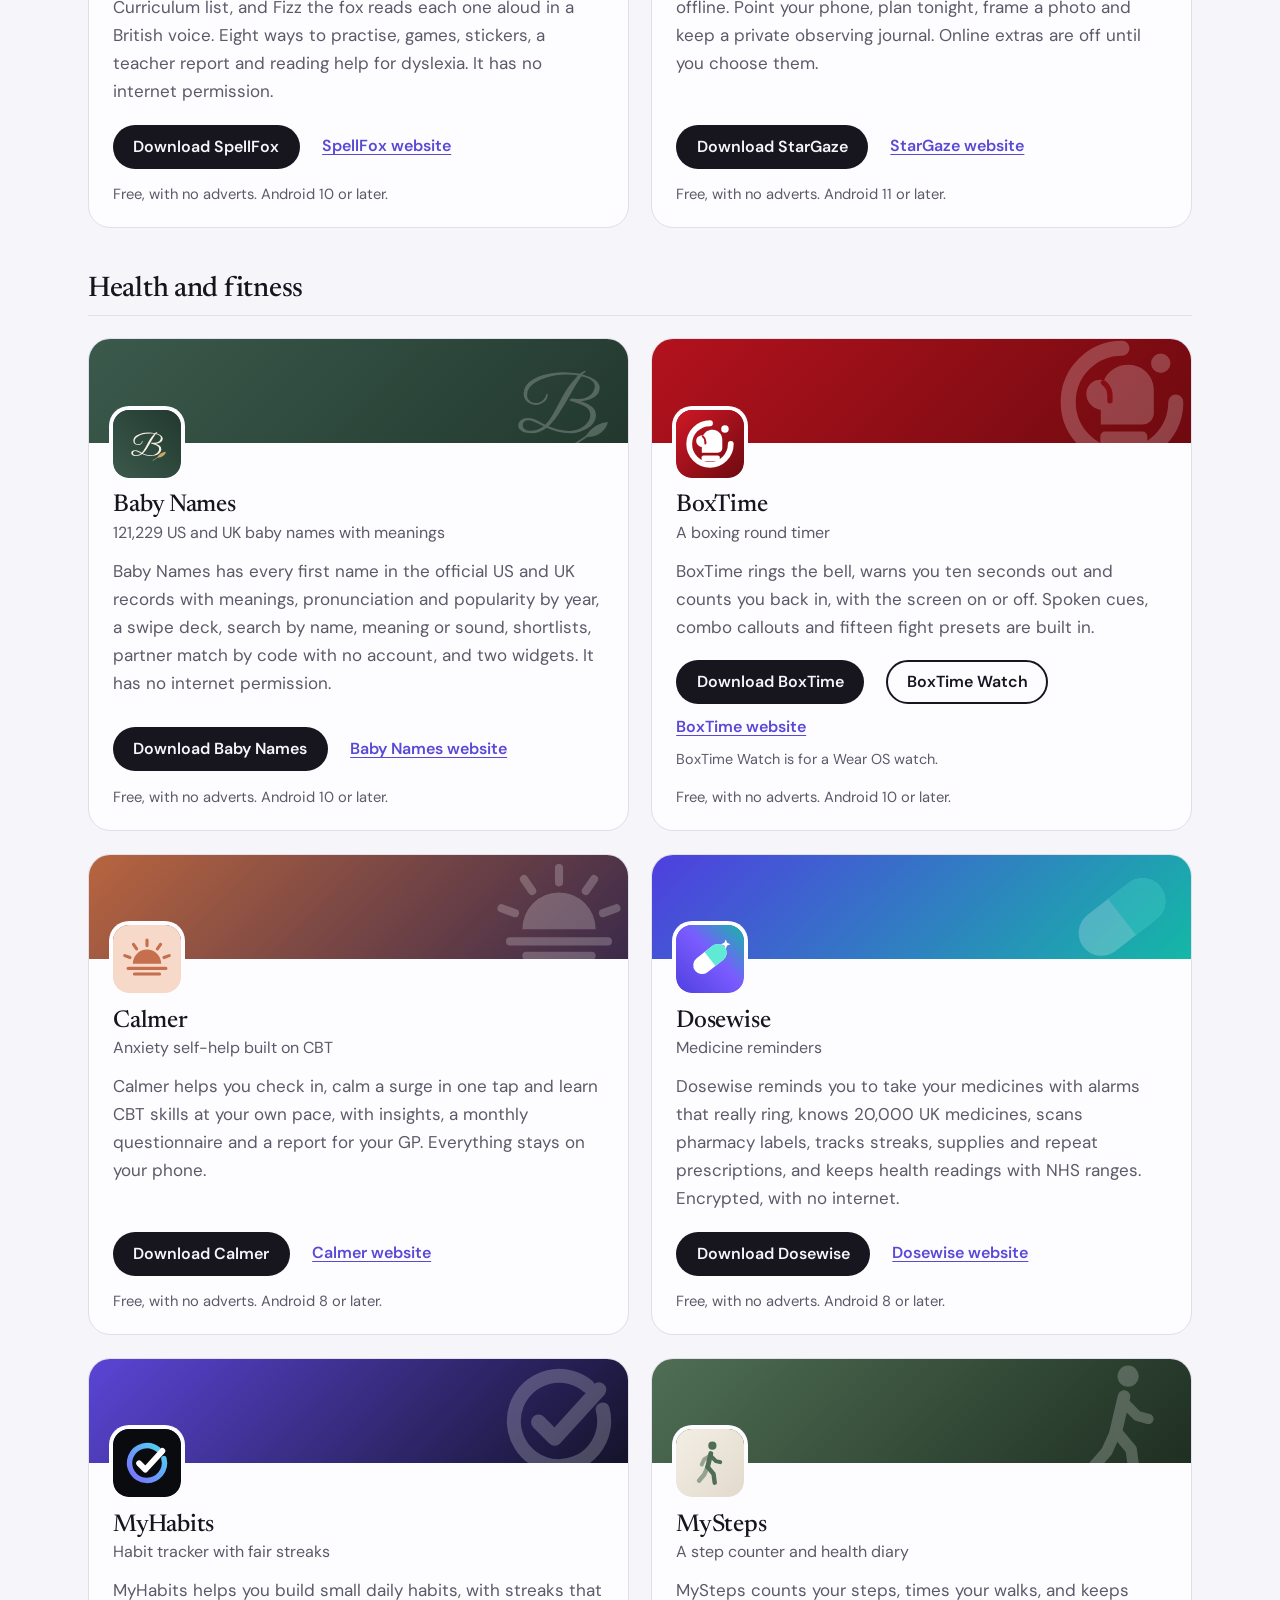
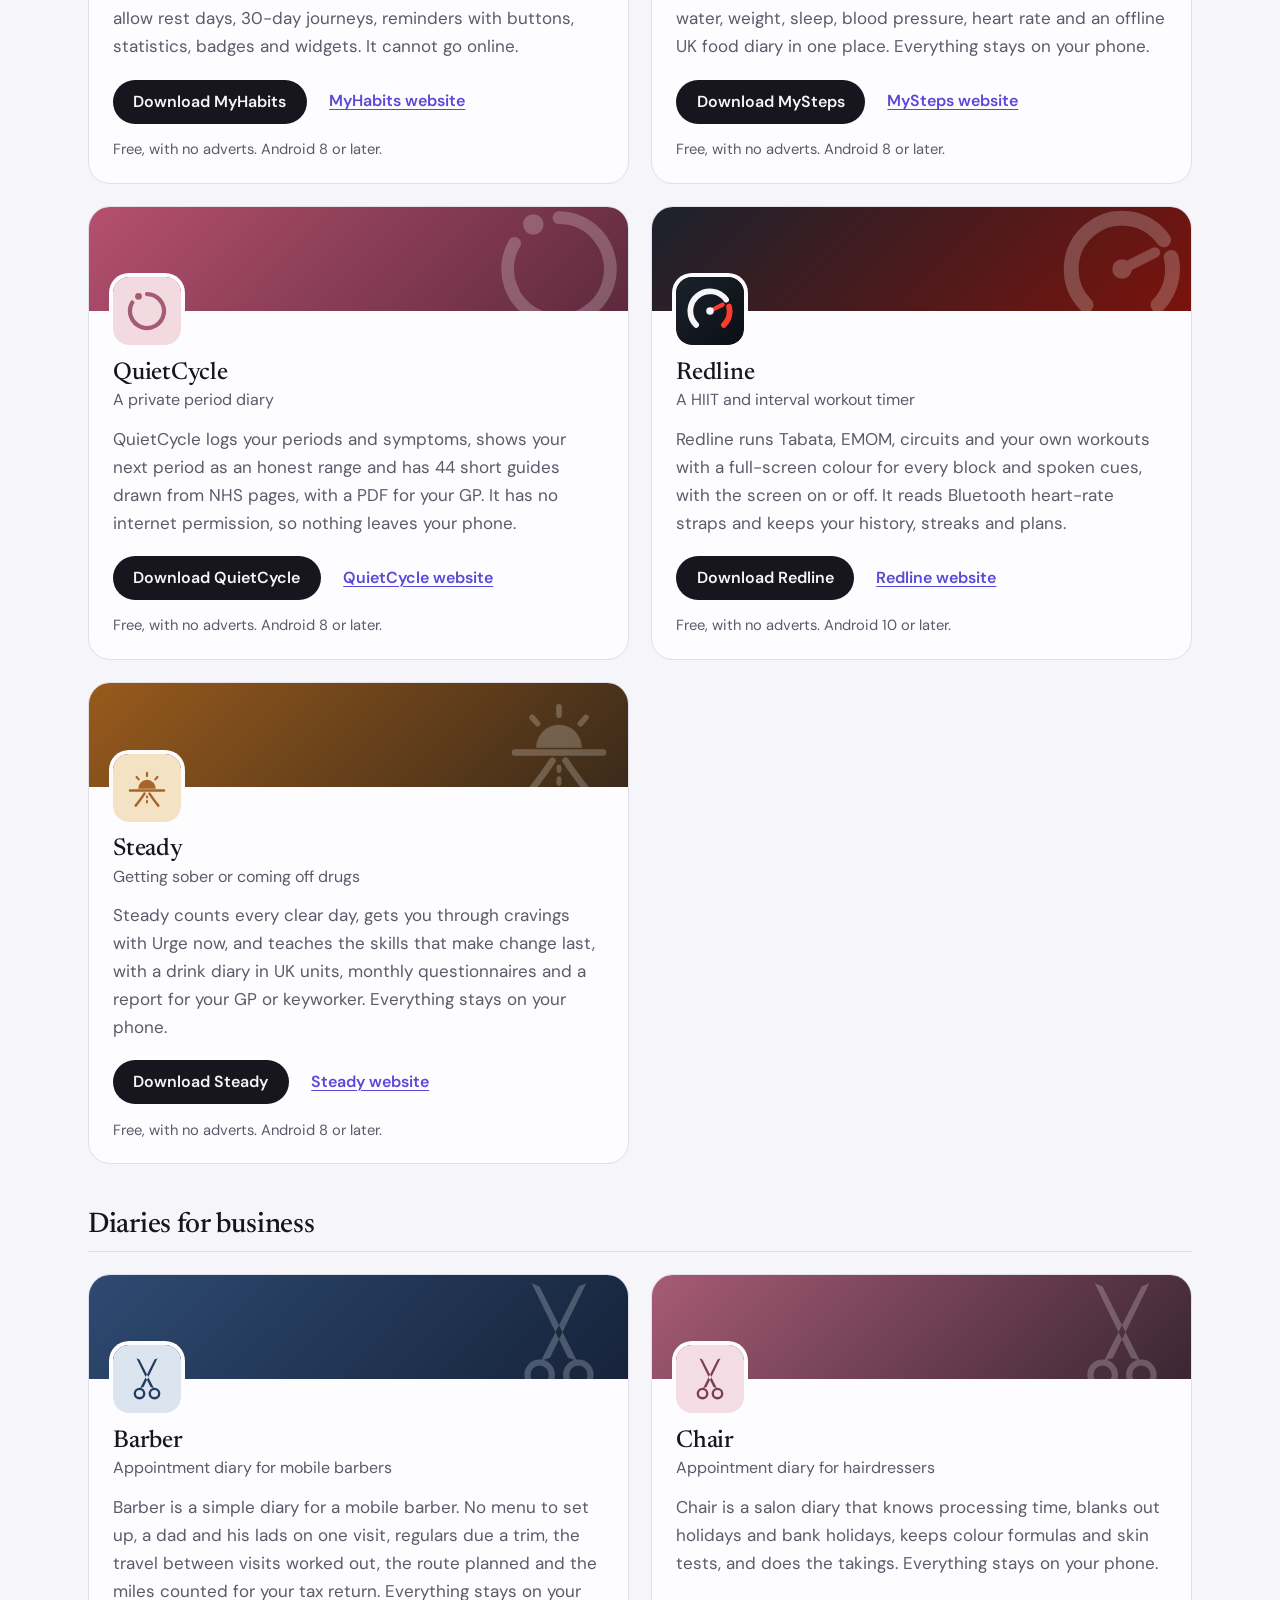
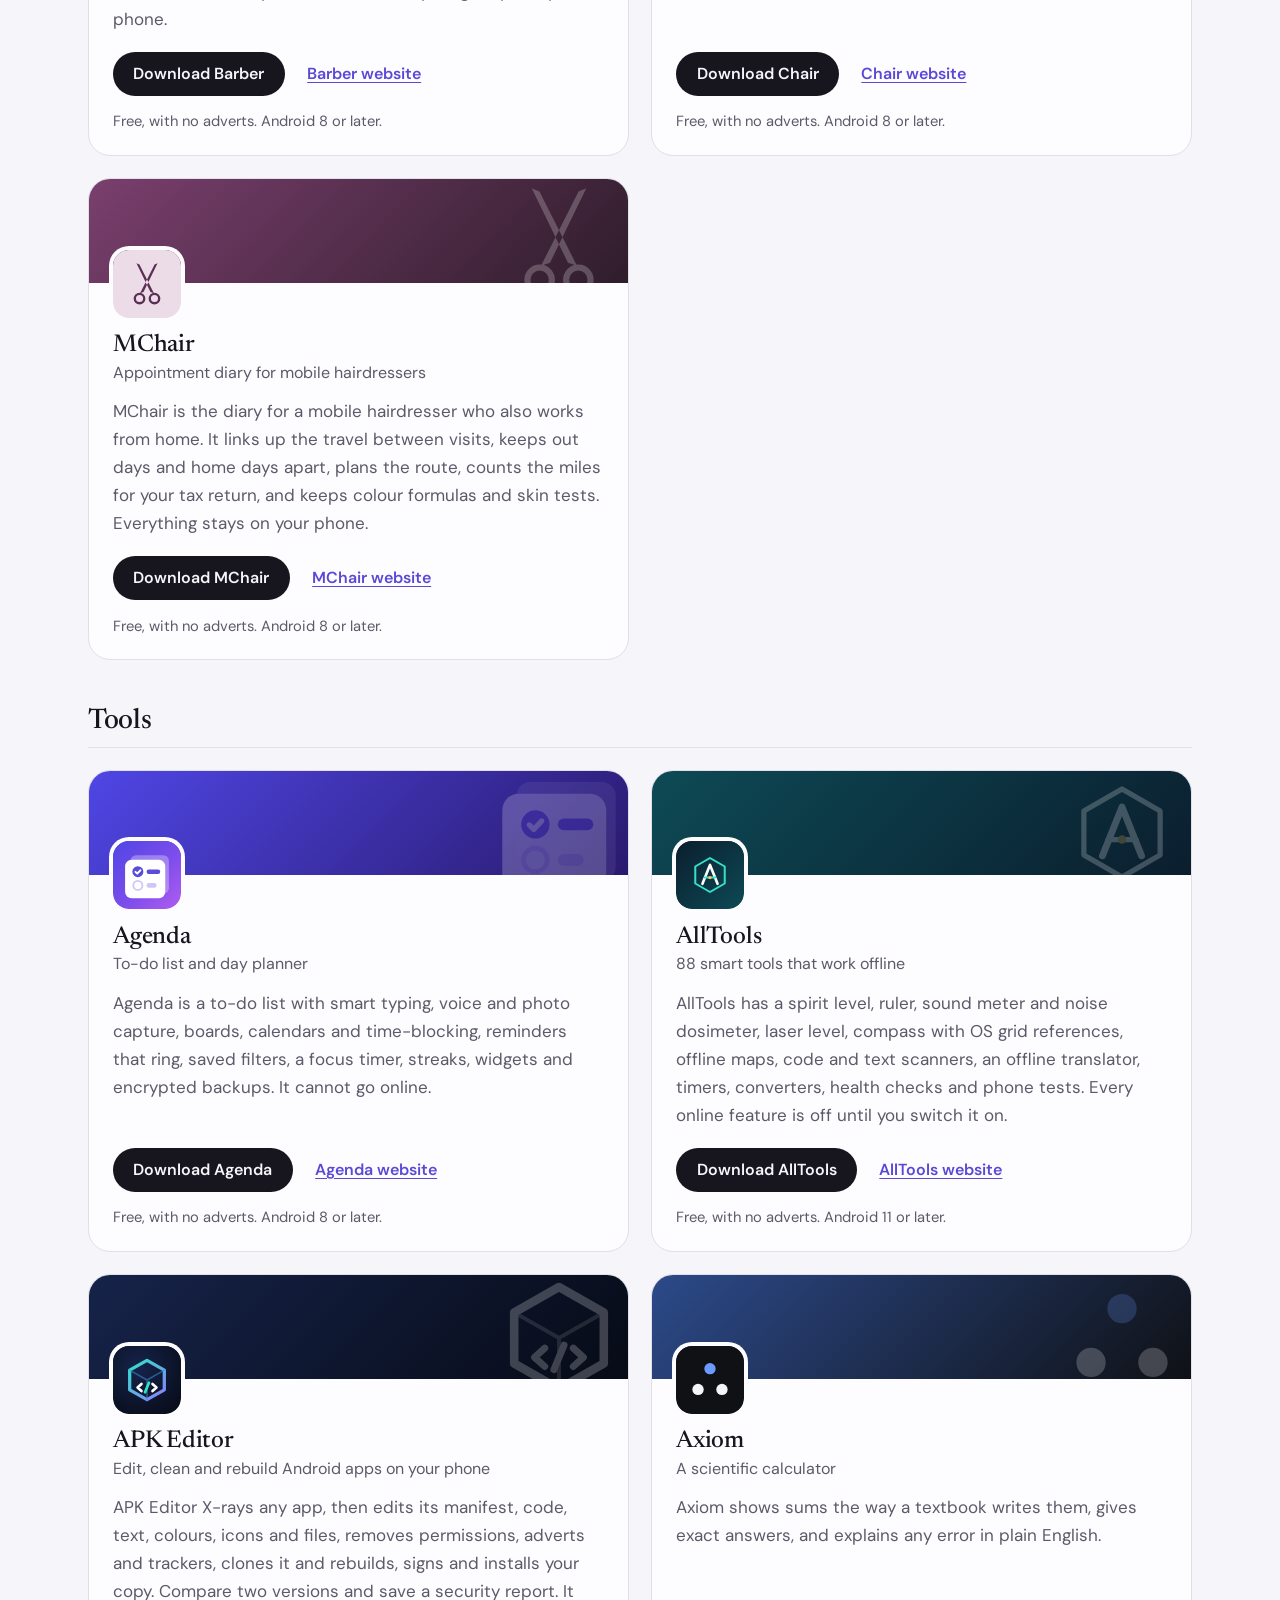
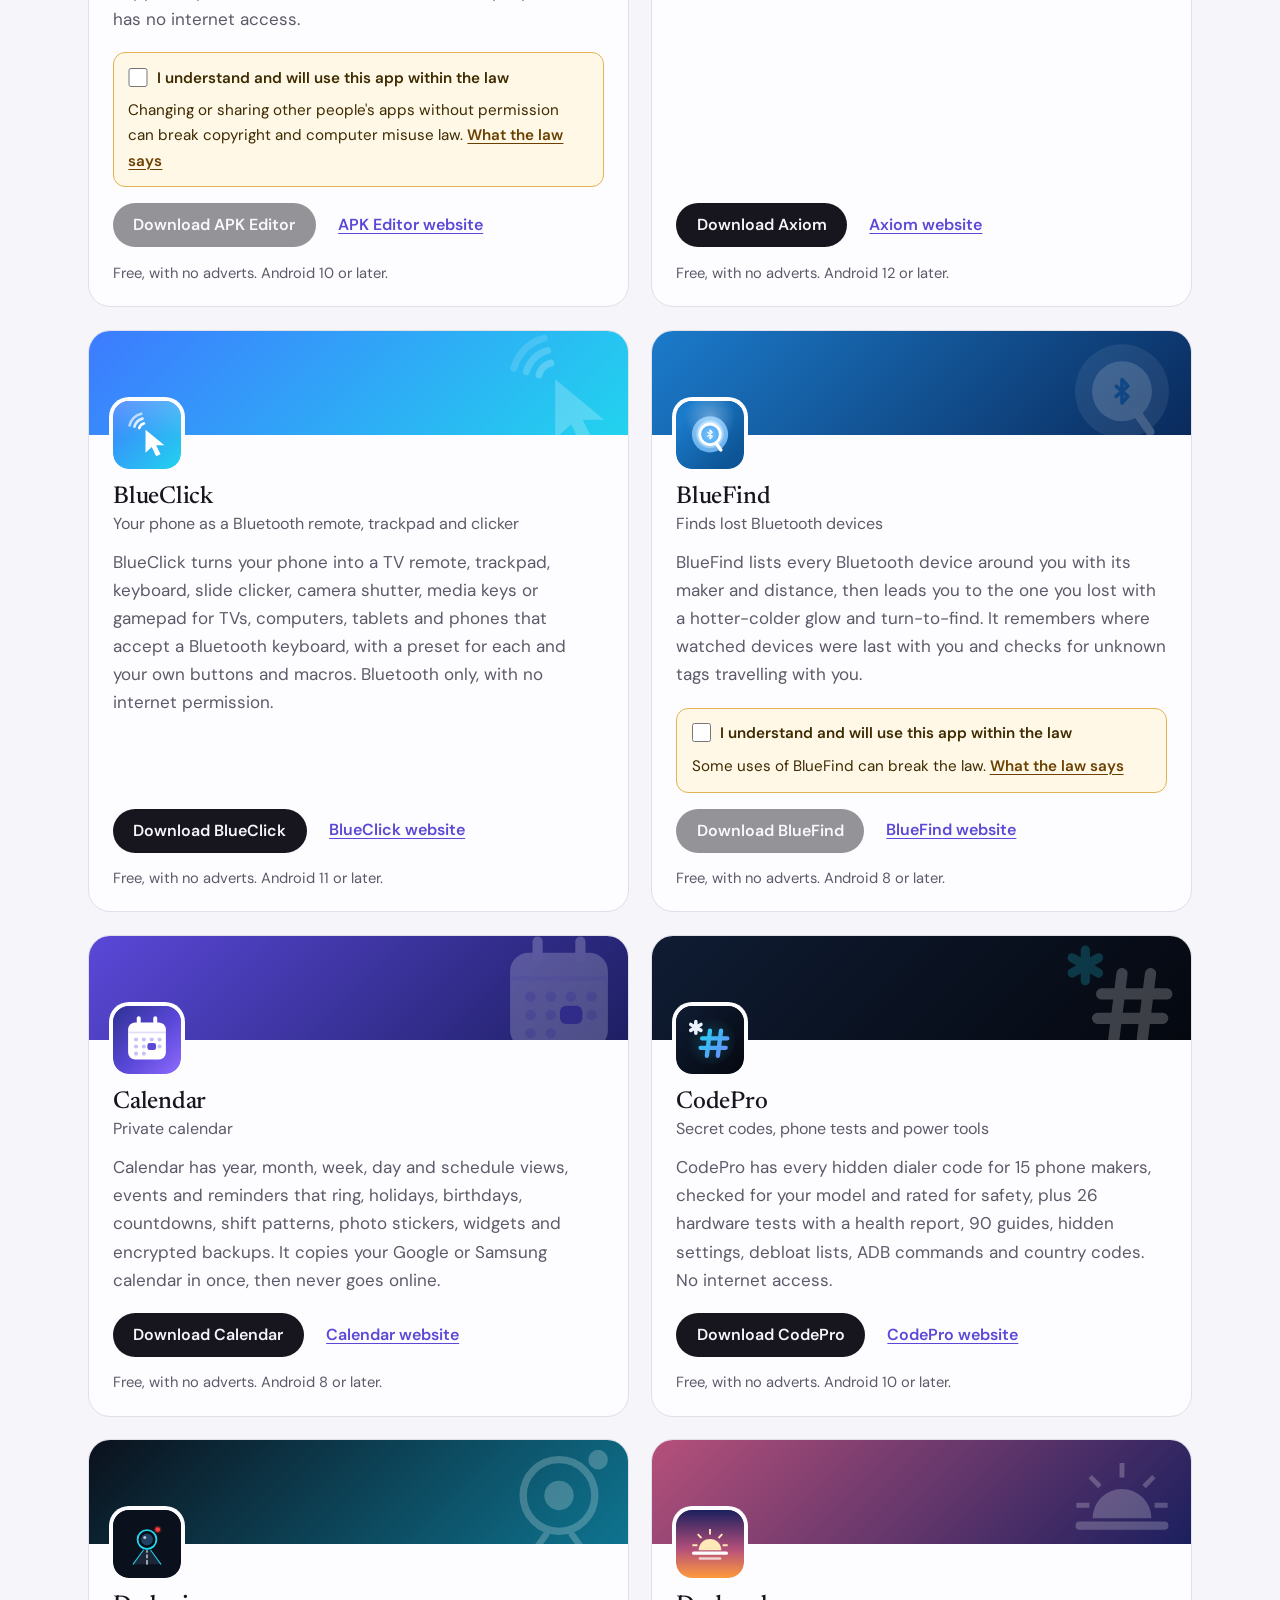
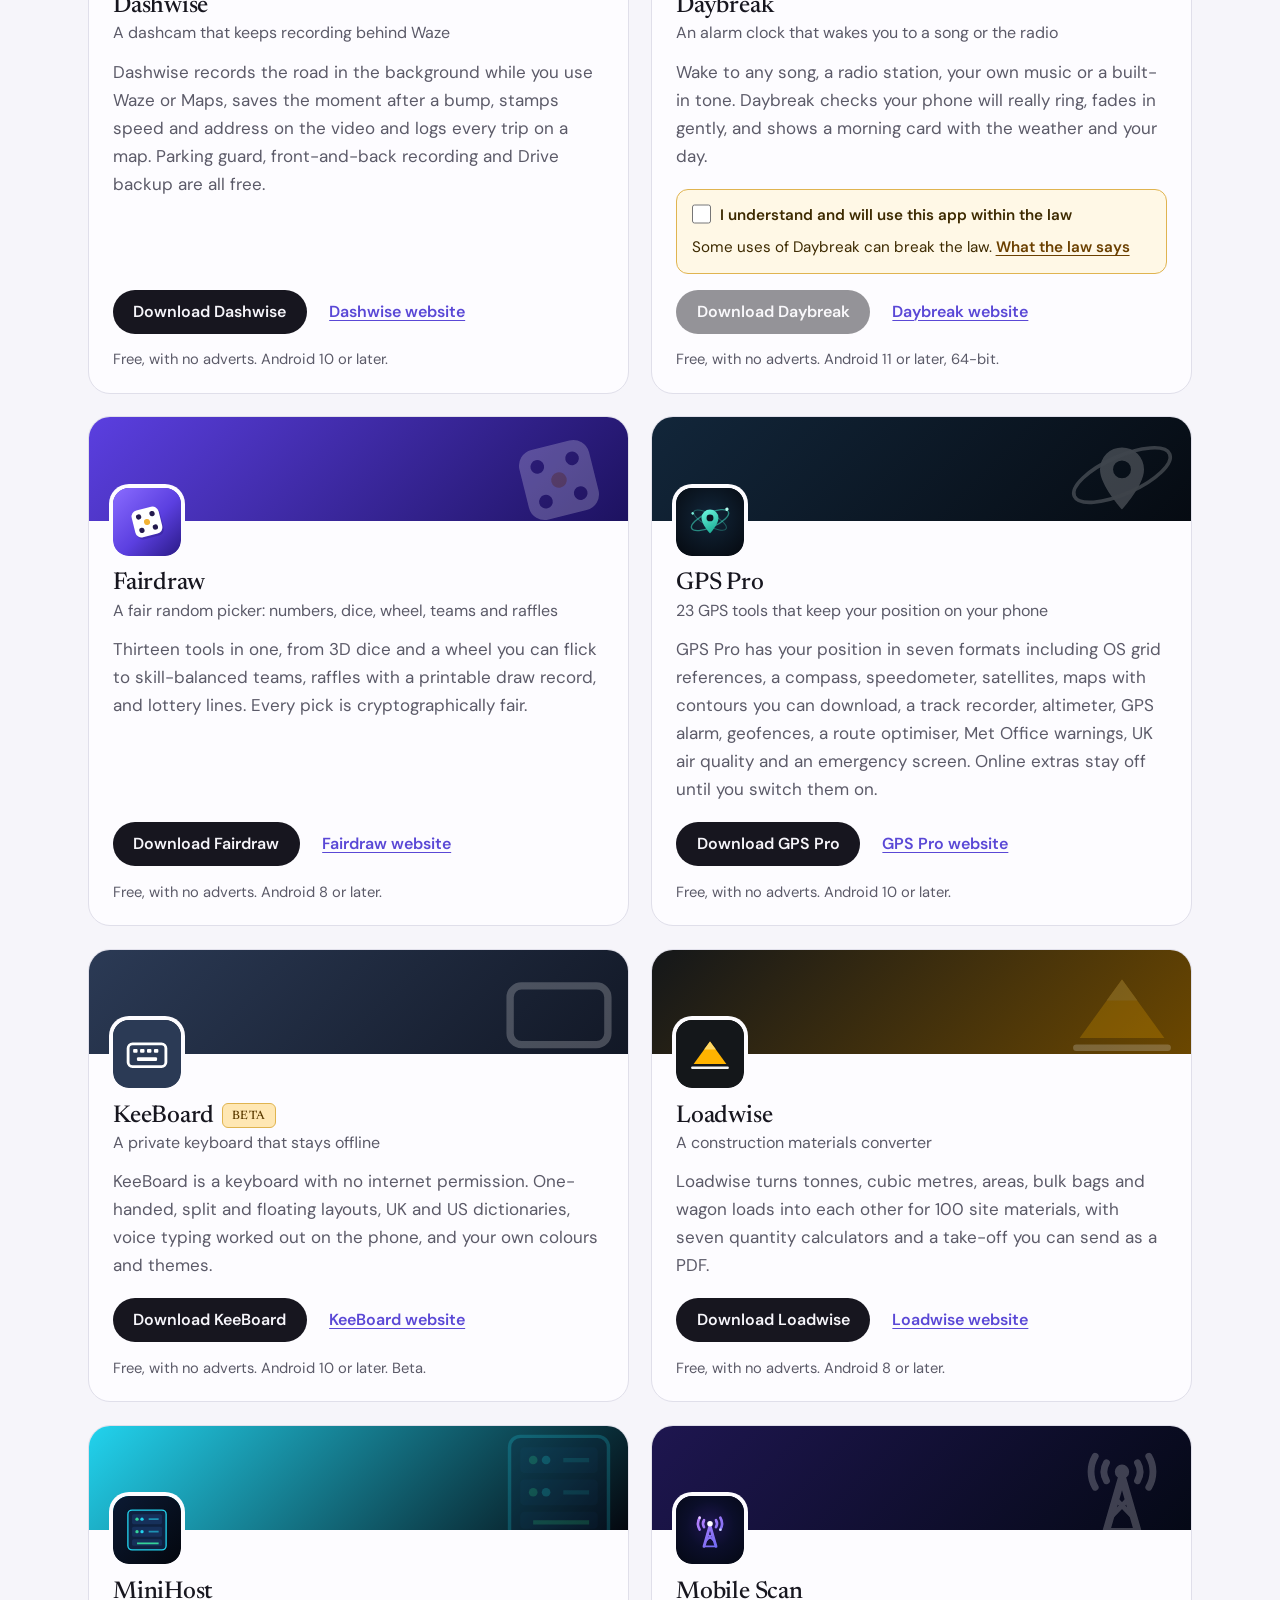
<file: more-apps.html>
<!DOCTYPE html>
<html lang="en-GB">
<head>
<meta charset="utf-8">
<meta name="viewport" content="width=device-width, initial-scale=1">
<title>More apps from the maker of Backdrop</title>
<meta name="description" content="All 99 free Android apps from the maker of Backdrop, in one list by category, each with its download and a link to its website.">
<meta name="author" content="Jonathan Jackson">
<link rel="canonical" href="https://customgpter.github.io/backdrop/more-apps.html">
<meta name="theme-color" content="#f6f5fa" media="(prefers-color-scheme: light)">
<meta name="theme-color" content="#0c0d11" media="(prefers-color-scheme: dark)">
<meta property="og:type" content="website">
<meta property="og:site_name" content="Backdrop">
<meta property="og:title" content="More apps from the maker of Backdrop">
<meta property="og:description" content="All 99 free Android apps from the maker of Backdrop, in one list by category, each with its download and a link to its website.">
<meta property="og:url" content="https://customgpter.github.io/backdrop/more-apps.html">
<meta property="og:image" content="https://customgpter.github.io/backdrop/assets/og.png">
<meta property="og:image:width" content="1200">
<meta property="og:image:height" content="630">
<meta property="og:image:alt" content="The Backdrop icon and name beside its Home and Frame your photo screens">
<meta property="og:locale" content="en_GB">
<meta name="twitter:card" content="summary_large_image">
<link rel="icon" href="https://customgpter.github.io/backdrop/assets/favicon.svg" type="image/svg+xml">
<link rel="apple-touch-icon" href="https://customgpter.github.io/backdrop/assets/apple-touch-icon.png">
<link rel="preload" href="https://customgpter.github.io/backdrop/assets/fonts/newsreader-500.woff2" as="font" type="font/woff2" crossorigin>
<link rel="preload" href="https://customgpter.github.io/backdrop/assets/fonts/dmsans-400.woff2" as="font" type="font/woff2" crossorigin>
<link rel="stylesheet" href="https://customgpter.github.io/backdrop/assets/site.css?v=1">
<link rel="stylesheet" href="assets/apps-list.css?v=1">
<script src="assets/apps-list.js?v=1" defer></script>
</head>
<body>
<a class="skip" href="#main">Skip to content</a>
<header class="masthead">
<div class="wrap">
<a class="brand" href="https://customgpter.github.io/backdrop/" aria-label="Backdrop home"><svg viewBox="0 0 108 108" aria-hidden="true"><defs><linearGradient id="bg1" x1="0.1" y1="0" x2="0.9" y2="1"><stop offset="0" stop-color="#9C8BFF"/><stop offset=".55" stop-color="#4D45C9"/><stop offset="1" stop-color="#1A1C55"/></linearGradient><linearGradient id="bg2" x1="0" y1="0" x2="1" y2="1"><stop offset="0" stop-color="#8E7CFF"/><stop offset="1" stop-color="#2B2F8F"/></linearGradient></defs><rect width="108" height="108" rx="24" fill="url(#bg1)"/><g transform="translate(54 58) scale(1.3) translate(-54 -58)"><rect x="38" y="30" width="32" height="52" rx="6" fill="#fff" fill-opacity=".3" transform="rotate(-16 54 58)"/><rect x="38" y="30" width="32" height="52" rx="6" fill="#fff" fill-opacity=".6" transform="rotate(-6 54 58)"/><g transform="rotate(6 54 58)"><rect x="38" y="30" width="32" height="52" rx="6" fill="#fff"/><path d="M41 68l9-11 6 7 4-4 7 8v8a4 4 0 0 1-4 4H45a4 4 0 0 1-4-4z" fill="url(#bg2)"/><circle cx="60" cy="44" r="4.5" fill="#FFB86B"/></g></g></svg>
<span>Backdrop</span></a>
<nav aria-label="Main"><ul><li><a href="https://customgpter.github.io/backdrop/./#features">Features</a></li><li><a href="https://customgpter.github.io/backdrop/releases.html">Releases</a></li><li><a class="more-apps" href="https://customgpter.github.io/backdrop/more-apps.html" aria-current="page"><svg viewBox="0 0 24 24" aria-hidden="true"><rect x="4" y="4" width="6.5" height="6.5" rx="1.6"/><rect x="13.5" y="4" width="6.5" height="6.5" rx="1.6"/><rect x="4" y="13.5" width="6.5" height="6.5" rx="1.6"/><rect x="13.5" y="13.5" width="6.5" height="6.5" rx="1.6"/></svg>More apps</a></li><li><a href="https://customgpter.github.io/backdrop/privacy.html">Privacy</a></li><li><a href="https://customgpter.github.io/backdrop/terms.html">Terms</a></li><li><a href="https://customgpter.github.io/backdrop/licences.html">Licences</a></li></ul></nav>
</div>
</header>
<main id="main" class="doc">
<div class="wrap">
<div class="measure">
<h1>More apps</h1>
<p class="lede">Backdrop has siblings. Each is an Android app made by the same developer, free, with no adverts and nothing to unlock. Each button downloads the latest app file straight from that app's own page on GitHub.</p>
</div>
<!-- apps:start -->
<nav class="mapps-jump" aria-label="App groups"><ul><li><a href="#apps-photo">Photo and video</a></li><li><a href="#apps-audio">Music and audio</a></li><li><a href="#apps-reading">Reading and documents</a></li><li><a href="#apps-learning">Learning</a></li><li><a href="#apps-health">Health and fitness</a></li><li><a href="#apps-diaries">Diaries for business</a></li><li><a href="#apps-tools">Tools</a></li><li><a href="#apps-security">Security and privacy</a></li><li><a href="#apps-downloads">Downloads</a></li><li><a href="#apps-games">Games</a></li><li><a href="#apps-testing">In beta</a></li></ul></nav>
<div class="mapps-group" role="group" aria-labelledby="apps-photo"><h2 class="mapps-cat" id="apps-photo">Photo and video</h2>
<ul class="mapps"><li class="mapp" style="--b:#0b0c0f;--b2:#3f5208"><div class="mapp-cover" aria-hidden="true"><svg viewBox="0 0 108 108"><path fill="#fff" d="M24 22h60v17H63v49H45V39H24z"/></svg></div><div class="mapp-body"><svg class="mapp-icon" viewBox="0 0 108 108" aria-hidden="true"><rect width="108" height="108" rx="24" fill="#0b0c0f"/><path fill="#d4ff3a" d="M29 58h50a5 5 0 0 1 5 5v8a5 5 0 0 1-5 5H29a5 5 0 0 1-5-5v-8a5 5 0 0 1 5-5z"/><path fill="#fff" d="M33 32h32v9H54v31H44V41H33z"/><path fill="#d4ff3a" d="M72 30h4v28h-4z"/><path fill="#0b0c0f" d="M72 58h4v14h-4z"/></svg><h3>AddTxt</h3><p class="mapp-kind">Puts text on photos</p><p class="mapp-say">AddTxt adds text to photos with 1,939 fonts, ready-made styles, layers, shapes, stickers and a pen. Style single words, run text along any line, and put the same title block on a batch of photos.</p><p class="mapp-go"><a class="button" href="https://github.com/CustomGPTer/addtxt/releases/latest/download/AddTxt.apk">Download AddTxt</a><a class="mapp-site" href="https://customgpter.github.io/addtxt/">AddTxt website</a></p><p class="mapp-needs">Free, with no adverts. Android 11 or later.</p></div></li>
<li class="mapp" style="--b:#5a48d6;--b2:#1a1c55"><div class="mapp-cover" aria-hidden="true"><svg viewBox="0 0 108 108"><g transform="translate(54 58) scale(1.3) translate(-54 -58)"><rect x="38" y="30" width="32" height="52" rx="6" fill="#fff" fill-opacity=".3" transform="rotate(-16 54 58)"/><rect x="38" y="30" width="32" height="52" rx="6" fill="#fff" fill-opacity=".6" transform="rotate(-6 54 58)"/><g transform="rotate(6 54 58)"><rect x="38" y="30" width="32" height="52" rx="6" fill="#fff"/><path d="M41 68l9-11 6 7 4-4 7 8v8a4 4 0 0 1-4 4H45a4 4 0 0 1-4-4z" fill="#4d45c9"/><circle cx="60" cy="44" r="4.5" fill="#FFB86B"/></g></g></svg></div><div class="mapp-body"><svg class="mapp-icon" viewBox="0 0 108 108" aria-hidden="true"><defs><linearGradient id="i-backdrop-mapp-cc" x1="0" y1="0" x2="1" y2="1"><stop offset="0" stop-color="#9c8bff"/><stop offset=".55" stop-color="#4d45c9"/><stop offset="1" stop-color="#1a1c55"/></linearGradient></defs><rect width="108" height="108" rx="24" fill="url(#i-backdrop-mapp-cc)"/><g transform="translate(54 58) scale(1.3) translate(-54 -58)"><rect x="38" y="30" width="32" height="52" rx="6" fill="#fff" fill-opacity=".3" transform="rotate(-16 54 58)"/><rect x="38" y="30" width="32" height="52" rx="6" fill="#fff" fill-opacity=".6" transform="rotate(-6 54 58)"/><g transform="rotate(6 54 58)"><rect x="38" y="30" width="32" height="52" rx="6" fill="#fff"/><path d="M41 68l9-11 6 7 4-4 7 8v8a4 4 0 0 1-4 4H45a4 4 0 0 1-4-4z" fill="#4d45c9"/><circle cx="60" cy="44" r="4.5" fill="#FFB86B"/></g></g></svg><h3>Backdrop<span class="mapp-badge here">This app</span></h3><p class="mapp-kind">A private wallpaper changer</p><p class="mapp-say">Choose 1 to 25 of your own photos and a new one fades in every time you unlock. Frame each one as you add it, switch to Safe Mode in one tap, and nothing ever leaves your phone: it has no internet access at all.</p><p class="mapp-go"><a class="button" href="https://github.com/CustomGPTer/backdrop/releases/latest/download/Backdrop.apk">Download Backdrop</a></p><p class="mapp-needs">Free, with no adverts. Android 8 or later.</p></div></li>
<li class="mapp" style="--b:#ff6a4d;--b2:#1a1020"><div class="mapp-cover" aria-hidden="true"><svg viewBox="0 0 108 108"><g transform="translate(54 54) scale(1.3) translate(-54 -54)"><path d="M38,34 h32 a8,8 0 0 1 8,8 v24 a8,8 0 0 1 -8,8 h-32 a8,8 0 0 1 -8,-8 v-24 a8,8 0 0 1 8,-8 z" fill="none" stroke="#fff" stroke-width="4"/><path d="M49,42 L61,49 L49,56 Z" fill="#fff"/><path d="M39,61 h14 a2.5,2.5 0 0 1 0,5 h-14 a2.5,2.5 0 0 1 0,-5 z" fill="#fff"/><path d="M57,61 h12 a2.5,2.5 0 0 1 0,5 h-12 a2.5,2.5 0 0 1 0,-5 z" fill="#ffffff"/></g></svg></div><div class="mapp-body"><svg class="mapp-icon" viewBox="0 0 108 108" aria-hidden="true"><defs><linearGradient id="i-captionvid-cvbg" x1="0" y1="0" x2="1" y2="1"><stop offset="0" stop-color="#ff4d6d"/><stop offset=".55" stop-color="#ff7a45"/><stop offset="1" stop-color="#ffb547"/></linearGradient></defs><rect width="108" height="108" rx="24" fill="url(#i-captionvid-cvbg)"/><g transform="translate(54 54) scale(1.3) translate(-54 -54)"><path d="M38,34 h32 a8,8 0 0 1 8,8 v24 a8,8 0 0 1 -8,8 h-32 a8,8 0 0 1 -8,-8 v-24 a8,8 0 0 1 8,-8 z" fill="none" stroke="#fff" stroke-width="4"/><path d="M49,42 L61,49 L49,56 Z" fill="#fff"/><path d="M39,61 h14 a2.5,2.5 0 0 1 0,5 h-14 a2.5,2.5 0 0 1 0,-5 z" fill="#fff"/><path d="M57,61 h12 a2.5,2.5 0 0 1 0,5 h-12 a2.5,2.5 0 0 1 0,-5 z" fill="#1a1020"/></g></svg><h3>CaptionVid</h3><p class="mapp-kind">Auto captions for your videos, made on your phone</p><p class="mapp-say">CaptionVid writes word-by-word captions for your videos in the background, with 45 animated looks, 171 fonts, silence cutting, translation and subtitle files. Speech recognition runs on the phone: no upload, no account.</p><p class="mapp-go"><a class="button" href="https://github.com/CustomGPTer/captionvid/releases/latest/download/CaptionVid.apk">Download CaptionVid</a><a class="mapp-site" href="https://customgpter.github.io/captionvid/">CaptionVid website</a></p><p class="mapp-needs">Free, with no adverts or watermark. Android 10 or later.</p></div></li><li class="mapp" style="--b:#5b50f0;--b2:#2a2378"><div class="mapp-cover" aria-hidden="true"><svg viewBox="0 0 108 108"><circle cx="54" cy="41" r="10.5" fill="#fff"/><path d="M34 78c0-14.5 8.5-23 20-23s20 8.5 20 23z" fill="#fff"/><path d="M27 41V27h14M67 27h14v14M27 67v14h14M67 81h14V67" fill="none" stroke="#fff" stroke-width="5" stroke-linecap="round" stroke-linejoin="round"/></svg></div><div class="mapp-body"><svg class="mapp-icon" viewBox="0 0 108 108" aria-hidden="true"><defs><linearGradient id="i-clearcut-mapp-cc" x1="0" y1="0" x2="1" y2="1"><stop offset="0" stop-color="#5b50f0"/><stop offset="1" stop-color="#2a2378"/></linearGradient></defs><rect width="108" height="108" rx="24" fill="url(#i-clearcut-mapp-cc)"/><circle cx="54" cy="41" r="10.5" fill="#fff"/><path d="M34 78c0-14.5 8.5-23 20-23s20 8.5 20 23z" fill="#fff"/><path d="M27 41V27h14M67 27h14v14M27 67v14h14M67 81h14V67" fill="none" stroke="#fff" stroke-width="5" stroke-linecap="round" stroke-linejoin="round"/></svg><h3>Clearcut</h3><p class="mapp-kind">A background remover that works on your phone</p><p class="mapp-say">One tap cuts the subject out of a photo, and hand tools tidy the rest. Save it see-through, put something new behind it, or make it a WhatsApp sticker. Your photos are never uploaded.</p><p class="mapp-go"><a class="button" href="https://github.com/CustomGPTer/clearcut/releases/latest/download/Clearcut.apk">Download Clearcut</a><a class="mapp-site" href="https://customgpter.github.io/clearcut/">Clearcut website</a></p><p class="mapp-needs">Free, with no adverts. Android 10 or later, 64-bit.</p></div></li>
<li class="mapp" style="--b:#12181e;--b2:#0c2a20"><div class="mapp-cover" aria-hidden="true"><svg viewBox="0 0 108 108"><rect width="108" height="108" rx="24" fill="#12181e"/><g transform="translate(54 54) scale(1.3) translate(-54 -54)"><path fill="none" stroke="#e9eef3" stroke-width="4.5" stroke-linejoin="round" d="M41 43h26a5 5 0 0 1 5 5v12a5 5 0 0 1-5 5H41a5 5 0 0 1-5-5V48a5 5 0 0 1 5-5z"/><path fill="#e9eef3" d="M50.5 48.2l9.2 5.3a.6.6 0 0 1 0 1l-9.2 5.3a.6.6 0 0 1-.9-.5V48.7a.6.6 0 0 1 .9-.5z"/><path fill="none" stroke="#3ddc97" stroke-width="5" stroke-linecap="round" stroke-linejoin="round" d="M54 24v12M47.5 30.5 54 37l6.5-6.5M54 84V72M47.5 77.5 54 71l6.5 6.5"/></g></svg></div><div class="mapp-body"><svg class="mapp-icon" viewBox="0 0 108 108" aria-hidden="true"><rect width="108" height="108" rx="24" fill="#12181e"/><g transform="translate(54 54) scale(1.3) translate(-54 -54)"><path fill="none" stroke="#e9eef3" stroke-width="4.5" stroke-linejoin="round" d="M41 43h26a5 5 0 0 1 5 5v12a5 5 0 0 1-5 5H41a5 5 0 0 1-5-5V48a5 5 0 0 1 5-5z"/><path fill="#e9eef3" d="M50.5 48.2l9.2 5.3a.6.6 0 0 1 0 1l-9.2 5.3a.6.6 0 0 1-.9-.5V48.7a.6.6 0 0 1 .9-.5z"/><path fill="none" stroke="#3ddc97" stroke-width="5" stroke-linecap="round" stroke-linejoin="round" d="M54 24v12M47.5 30.5 54 37l6.5-6.5M54 84V72M47.5 77.5 54 71l6.5 6.5"/></g></svg><h3>Compress</h3><p class="mapp-kind">A video compressor</p><p class="mapp-say">Compress makes the videos on your phone smaller without a difference you can see, at the full picture size, and carries on with the screen off.</p><p class="mapp-go"><a class="button" href="https://github.com/CustomGPTer/compress/releases/latest/download/Compress.apk">Download Compress</a><a class="mapp-site" href="https://customgpter.github.io/compress/">Compress website</a></p><p class="mapp-needs">Free, with no adverts. Android 10 or later, 64-bit.</p></div></li>
<li class="mapp" style="--b:#2a3050;--b2:#0e1220"><div class="mapp-cover" aria-hidden="true"><svg viewBox="0 0 108 108"><g transform="translate(54 54) scale(1.32) translate(-54 -54)"><path d="M31.5 41.500A25 25 0 0 1 76.500 41.500" fill="none" stroke="#fff" stroke-width="4.5" stroke-linecap="round"/><path d="M76.500 66.500A25 25 0 0 1 31.500 66.500" fill="none" stroke="#fff" stroke-width="4.5" stroke-linecap="round"/><path fill="#fff" d="M24 47h60a3 3 0 0 1 3 3v8a3 3 0 0 1-3 3H24a3 3 0 0 1-3-3v-8a3 3 0 0 1 3-3z"/></g></svg></div><div class="mapp-body"><svg class="mapp-icon" viewBox="0 0 108 108" aria-hidden="true"><rect width="108" height="108" rx="24" fill="#0e1220"/><g transform="translate(54 54) scale(1.32) translate(-54 -54)"><path d="M31.5 41.500A25 25 0 0 1 76.500 41.500" fill="none" stroke="#f2553d" stroke-width="4.5" stroke-linecap="round"/><path d="M76.500 66.500A25 25 0 0 1 31.500 66.500" fill="none" stroke="#f2553d" stroke-width="4.5" stroke-linecap="round"/><path fill="#f6f2ea" d="M24 47h60a3 3 0 0 1 3 3v8a3 3 0 0 1-3 3H24a3 3 0 0 1-3-3v-8a3 3 0 0 1 3-3z"/><path fill="#0e1220" d="M30 51.500h4v5h-4zM38 51.500h14v5H38zM56 51.500h8v5h-8zM68 51.500h10v5H68z"/></g></svg><h3>Imprint</h3><p class="mapp-kind">A watermark app for photos, PDFs and videos</p><p class="mapp-say">Imprint puts your watermark on photos, PDFs and videos. 120 designs to start from, 1,824 typefaces, batches, presets and a backup file.</p><p class="mapp-go"><a class="button" href="https://github.com/CustomGPTer/imprint/releases/latest/download/Imprint.apk">Download Imprint</a><a class="mapp-site" href="https://customgpter.github.io/imprint/">Imprint website</a></p><p class="mapp-needs">Free, with no adverts. Android 11 or later.</p></div></li>
<li class="mapp" style="--b:#5a4520;--b2:#15171c"><div class="mapp-cover" aria-hidden="true"><svg viewBox="0 0 108 108"><path fill="#ffc45c" fill-opacity=".2" d="M32 25h14a7 7 0 0 1 7 7v44a7 7 0 0 1-7 7H32a7 7 0 0 1-7-7V32a7 7 0 0 1 7-7z"/><path fill="#ffc45c" d="M34 29h12a5 5 0 0 1 5 5v40a5 5 0 0 1-5 5H34a5 5 0 0 1-5-5V34a5 5 0 0 1 5-5z"/><path fill="#b8893a" d="M62 29h12a5 5 0 0 1 5 5v12a5 5 0 0 1-5 5H62a5 5 0 0 1-5-5V34a5 5 0 0 1 5-5z"/><path fill="#6e5425" d="M62 57h12a5 5 0 0 1 5 5v12a5 5 0 0 1-5 5H62a5 5 0 0 1-5-5V62a5 5 0 0 1 5-5z"/></svg></div><div class="mapp-body"><svg class="mapp-icon" viewBox="0 0 108 108" aria-hidden="true"><rect width="108" height="108" rx="24" fill="#15171c"/><path fill="#ffc45c" fill-opacity=".2" d="M32 25h14a7 7 0 0 1 7 7v44a7 7 0 0 1-7 7H32a7 7 0 0 1-7-7V32a7 7 0 0 1 7-7z"/><path fill="#ffc45c" d="M34 29h12a5 5 0 0 1 5 5v40a5 5 0 0 1-5 5H34a5 5 0 0 1-5-5V34a5 5 0 0 1 5-5z"/><path fill="#b8893a" d="M62 29h12a5 5 0 0 1 5 5v12a5 5 0 0 1-5 5H62a5 5 0 0 1-5-5V34a5 5 0 0 1 5-5z"/><path fill="#6e5425" d="M62 57h12a5 5 0 0 1 5 5v12a5 5 0 0 1-5 5H62a5 5 0 0 1-5-5V62a5 5 0 0 1 5-5z"/></svg><h3>Lightbox</h3><p class="mapp-kind">A private gallery for photos and videos</p><p class="mapp-say">Lightbox shows every photo and video on the phone, finds them by what is in them and where they were taken, edits and tidies them, and takes the hidden information out before you share.</p><p class="mapp-go"><a class="button" href="https://github.com/CustomGPTer/lightbox/releases/latest/download/Lightbox.apk">Download Lightbox</a><a class="mapp-site" href="https://customgpter.github.io/lightbox/">Lightbox website</a></p><p class="mapp-needs">Free, with no adverts. Android 13 or later.</p></div></li>
<li class="mapp" style="--b:#15171c;--b2:#0e3b2b"><div class="mapp-cover" aria-hidden="true"><svg viewBox="0 0 64 64"><rect width="64" height="64" rx="14" fill="#15171c"/><path d="M32 9l19 7v15c0 12-8 20.5-19 24-11-3.5-19-12-19-24V16z" fill="#5edfb0"/><circle cx="32" cy="31" r="9.5" fill="#15171c"/><circle cx="32" cy="31" r="5.5" fill="#5edfb0"/><circle cx="34.2" cy="28.8" r="1.6" fill="#15171c"/></svg></div><div class="mapp-body"><svg class="mapp-icon" viewBox="0 0 64 64" aria-hidden="true"><rect width="64" height="64" rx="14" fill="#15171c"/><path d="M32 9l19 7v15c0 12-8 20.5-19 24-11-3.5-19-12-19-24V16z" fill="#5edfb0"/><circle cx="32" cy="31" r="9.5" fill="#15171c"/><circle cx="32" cy="31" r="5.5" fill="#5edfb0"/><circle cx="34.2" cy="28.8" r="1.6" fill="#15171c"/></svg><h3>Plainshot</h3><p class="mapp-kind">Takes hidden information out of photos</p><p class="mapp-say">Plainshot removes where you were, the date and time and which phone you have from each photo as you take it. Tap Shoot, use the phone&#x27;s own camera, and each shot is cleaned a few seconds later.</p><p class="mapp-go"><a class="button" href="https://github.com/CustomGPTer/plainshot/releases/latest/download/Plainshot.apk">Download Plainshot</a><a class="mapp-site" href="https://customgpter.github.io/plainshot/">Plainshot website</a></p><p class="mapp-needs">Free, with no adverts. Android 13 or later.</p></div></li>
<li class="mapp" style="--b:#1565c0;--b2:#0d3f7a"><div class="mapp-cover" aria-hidden="true"><svg viewBox="0 0 108 108"><g transform="translate(54 54) scale(1.22) rotate(-32) translate(-54 -54)"><path fill="#fff" d="M36 38h30a6 6 0 0 1 4.2 1.8l11 11a4.5 4.5 0 0 1 0 6.4l-11 11a6 6 0 0 1-4.2 1.8H36a6 6 0 0 1-6-6V44a6 6 0 0 1 6-6z"/></g></svg></div><div class="mapp-body"><svg class="mapp-icon" viewBox="0 0 108 108" aria-hidden="true"><rect width="108" height="108" rx="24" fill="#1565c0"/><g transform="translate(54 54) scale(1.22) rotate(-32) translate(-54 -54)"><path fill="#fff" d="M36 38h30a6 6 0 0 1 4.2 1.8l11 11a4.5 4.5 0 0 1 0 6.4l-11 11a6 6 0 0 1-4.2 1.8H36a6 6 0 0 1-6-6V44a6 6 0 0 1 6-6z"/><circle cx="70" cy="54" r="3.6" fill="#1565c0"/><path fill="#1565c0" d="M37 47.5h22a1.75 1.75 0 0 1 0 3.5H37a1.75 1.75 0 0 1 0-3.5zM37 57h15a1.75 1.75 0 0 1 0 3.5H37a1.75 1.75 0 0 1 0-3.5z"/></g></svg><h3>Retag</h3><p class="mapp-kind">A photo metadata editor and remover</p><p class="mapp-say">Retag shows the details hidden inside a photo, such as where and when it was taken and on which phone, and lets you change them or take them out before you share.</p><p class="mapp-go"><a class="button" href="https://github.com/CustomGPTer/retag/releases/latest/download/Retag.apk">Download Retag</a><a class="mapp-site" href="https://customgpter.github.io/retag/">Retag website</a></p><p class="mapp-needs">Free, with no adverts. Android 11 or later.</p></div></li>
<li class="mapp" style="--b:#c9961c;--b2:#15171c"><div class="mapp-cover" aria-hidden="true"><svg viewBox="0 0 108 108"><path d="M33,45V38a5,5 0,0 1,5 -5H45 M63,33H70a5,5 0,0 1,5 5V45 M75,63V70a5,5 0,0 1,-5 5H63 M45,75H38a5,5 0,0 1,-5 -5V63" fill="none" stroke="#fff" stroke-width="6" stroke-linecap="round" stroke-linejoin="round"/><circle cx="54" cy="54" r="11" fill="#fff"/></svg></div><div class="mapp-body"><svg class="mapp-icon" viewBox="0 0 108 108" aria-hidden="true"><rect width="108" height="108" rx="24" fill="#15171c"/><path d="M33,45V38a5,5 0,0 1,5 -5H45 M63,33H70a5,5 0,0 1,5 5V45 M75,63V70a5,5 0,0 1,-5 5H63 M45,75H38a5,5 0,0 1,-5 -5V63" fill="none" stroke="#FFC233" stroke-width="6" stroke-linecap="round" stroke-linejoin="round"/><circle cx="54" cy="54" r="11" fill="#FFC233"/><circle cx="54" cy="54" r="5.5" fill="#15171c"/></svg><h3>ScrnSht</h3><p class="mapp-kind">A floating screenshot button</p><p class="mapp-say">Tap the see-through bubble over any app for a clean screenshot, with the status and navigation bars cropped off and saved straight to your gallery. Saved crops, a quick editor with blur, a timer, widgets and a quick-settings tile.</p><p class="mapp-go"><a class="button" href="https://github.com/CustomGPTer/scrnsht/releases/latest/download/ScrnSht.apk">Download ScrnSht</a><a class="mapp-site" href="https://customgpter.github.io/scrnsht/">ScrnSht website</a></p><p class="mapp-needs">Free, with no adverts. Android 13 or later.</p></div></li>
<li class="mapp" style="--b:#15171c;--b2:#4a3708"><div class="mapp-cover" aria-hidden="true"><svg viewBox="0 0 64 64"><rect width="64" height="64" rx="14" fill="#15171c"/><path d="M14 18h13c1.3 0 2.5.6 3.3 1.6L33.2 23H50c2.8 0 5 2.2 5 5v20c0 2.8-2.2 5-5 5H14c-2.8 0-5-2.2-5-5V23c0-2.8 2.2-5 5-5z" fill="#ffc233"/><circle cx="32" cy="38" r="10.5" fill="#15171c"/><circle cx="32" cy="38" r="6.2" fill="#ffc233"/><circle cx="34.4" cy="35.6" r="1.7" fill="#15171c"/></svg></div><div class="mapp-body"><svg class="mapp-icon" viewBox="0 0 64 64" aria-hidden="true"><rect width="64" height="64" rx="14" fill="#15171c"/><path d="M14 18h13c1.3 0 2.5.6 3.3 1.6L33.2 23H50c2.8 0 5 2.2 5 5v20c0 2.8-2.2 5-5 5H14c-2.8 0-5-2.2-5-5V23c0-2.8 2.2-5 5-5z" fill="#ffc233"/><circle cx="32" cy="38" r="10.5" fill="#15171c"/><circle cx="32" cy="38" r="6.2" fill="#ffc233"/><circle cx="34.4" cy="35.6" r="1.7" fill="#15171c"/></svg><h3>Sortshot</h3><p class="mapp-kind">Files camera photos into folders</p><p class="mapp-say">Pick a folder, tap Shoot, and the phone&#x27;s own camera opens. When you close it, what you took is in that folder, not in one long camera roll.</p><p class="mapp-go"><a class="button" href="https://github.com/CustomGPTer/sortshot/releases/latest/download/Sortshot.apk">Download Sortshot</a><a class="mapp-site" href="https://customgpter.github.io/sortshot/">Sortshot website</a></p><p class="mapp-needs">Free, with no adverts. Android 13 or later.</p></div></li></ul></div>
<div class="mapps-group" role="group" aria-labelledby="apps-audio"><h2 class="mapps-cat" id="apps-audio">Music and audio</h2>
<ul class="mapps"><li class="mapp" style="--b:#1a4a80;--b2:#10243f"><div class="mapp-cover" aria-hidden="true"><svg viewBox="0 0 108 108"><g transform="translate(54 54) scale(1.32) translate(-56 -55)"><rect x="29" y="50" width="10" height="18" rx="2.5" fill="#fff"/><rect x="40" y="42" width="10" height="26" rx="2.5" fill="#fff"/><rect x="51" y="34" width="10" height="34" rx="2.5" fill="#fff"/><rect x="62" y="44" width="10" height="24" rx="2.5" fill="#fff"/><rect x="73" y="52" width="10" height="16" rx="2.5" fill="#fff"/><circle cx="56" cy="76" r="4" fill="#fff"/></g></svg></div><div class="mapp-body"><svg class="mapp-icon" viewBox="0 0 108 108" aria-hidden="true"><rect width="108" height="108" rx="24" fill="#10243f"/><g transform="translate(54 54) scale(1.32) translate(-56 -55)"><rect x="29" y="50" width="10" height="18" rx="2.5" fill="#4fc3f7"/><rect x="40" y="42" width="10" height="26" rx="2.5" fill="#81d4fa"/><rect x="51" y="34" width="10" height="34" rx="2.5" fill="#fff"/><rect x="62" y="44" width="10" height="24" rx="2.5" fill="#81d4fa"/><rect x="73" y="52" width="10" height="16" rx="2.5" fill="#4fc3f7"/><circle cx="56" cy="76" r="4" fill="#ff7043"/></g></svg><h3>Airwave</h3><p class="mapp-kind">Live radio and podcasts in one app</p><p class="mapp-say">Airwave plays about 1,900 UK stations, sorted by region and town, and around 50,000 more worldwide. It can pause and rewind live radio, wake you with a station, and plays podcasts too.</p><p class="mapp-go"><a class="button" href="https://github.com/CustomGPTer/airwave/releases/latest/download/Airwave.apk">Download Airwave</a><a class="mapp-site" href="https://customgpter.github.io/airwave/">Airwave website</a></p><p class="mapp-needs">Free, with no adverts. Android 8 or later.</p></div></li>
<li class="mapp" style="--b:#3b2a6e;--b2:#231742"><div class="mapp-cover" aria-hidden="true"><svg viewBox="0 0 108 108"><path fill="#fff" d="M54 30a9 9 0 0 1 9 9v14a9 9 0 0 1-18 0V39a9 9 0 0 1 9-9z"/><path fill="#fff" d="M39 52h4a11 11 0 0 0 22 0h4a15 15 0 0 1-13 14.9V74h7v4H47v-4h7v-7.1A15 15 0 0 1 39 52z"/></svg></div><div class="mapp-body"><svg class="mapp-icon" viewBox="0 0 108 108" aria-hidden="true"><rect width="108" height="108" rx="24" fill="#231742"/><g transform="translate(54 54) scale(1.32) translate(-54 -54)"><path fill="#fff" d="M54 30a9 9 0 0 1 9 9v14a9 9 0 0 1-18 0V39a9 9 0 0 1 9-9z"/><path fill="#d1c4e9" d="M39 52h4a11 11 0 0 0 22 0h4a15 15 0 0 1-13 14.9V74h7v4H47v-4h7v-7.1A15 15 0 0 1 39 52z"/><circle cx="54" cy="39.2" r="3.2" fill="#ffb300"/><path fill="#b39ddb" d="M33.5 37.5l2.9 2.7a11 11 0 0 0 0 11.6l-2.9 2.7a15 15 0 0 1 0-17zM74.5 37.5a15 15 0 0 1 0 17l-2.9-2.7a11 11 0 0 0 0-11.6z"/></g></svg><h3>Earshot</h3><p class="mapp-kind">A podcast app with thousands built in</p><p class="mapp-say">Earshot comes with over 19,000 podcasts sorted into lists by category, and can add any other. A speed for each show, chapters, bookmarks, and downloads that tidy themselves.</p><p class="mapp-go"><a class="button" href="https://github.com/CustomGPTer/earshot/releases/latest/download/Earshot.apk">Download Earshot</a><a class="mapp-site" href="https://customgpter.github.io/earshot/">Earshot website</a></p><p class="mapp-needs">Free, with no adverts. Android 8 or later.</p></div></li>
<li class="mapp" style="--b:#8a5a1c;--b2:#14161b"><div class="mapp-cover" aria-hidden="true"><svg viewBox="0 0 108 108"><path d="M39,27h30a6,6 0 0 1 6,6v42a6,6 0 0 1 -6,6h-30a6,6 0 0 1 -6,-6v-42a6,6 0 0 1 6,-6z" fill="none" stroke="#fff" stroke-width="4.5" stroke-linejoin="round"/><path d="M46,48v12M53,41v26M60,45v18M67,50v8" fill="none" stroke="#fff" stroke-width="4" stroke-linecap="round"/></svg></div><div class="mapp-body"><svg class="mapp-icon" viewBox="0 0 108 108" aria-hidden="true"><rect width="108" height="108" rx="24" fill="#14161B"/><path fill="#F2B45A" d="M39,27h30a6,6 0 0 1 6,6v42a6,6 0 0 1 -6,6h-30a6,6 0 0 1 -6,-6v-42a6,6 0 0 1 6,-6z"/><path fill="#D2923A" d="M39,27a6,6 0 0 0 -6,6v42a6,6 0 0 0 6,6z"/><path d="M46,48v12M53,41v26M60,45v18M67,50v8" fill="none" stroke="#14161B" stroke-width="4" stroke-linecap="round"/></svg><h3>Spoken</h3><p class="mapp-kind">An audiobook player with 19,000 free books built in</p><p class="mapp-say">Spoken plays the audiobooks on your phone with chapters, bookmarks, a sleep timer, widgets and Android Auto, and lists 19,630 free LibriVox recordings to browse with no internet. No account and no tracking.</p><p class="mapp-go"><a class="button" href="https://github.com/CustomGPTer/spoken/releases/latest/download/Spoken.apk">Download Spoken</a><a class="mapp-site" href="https://customgpter.github.io/spoken/">Spoken website</a></p><p class="mapp-needs">Free, with no adverts. Android 8 or later.</p></div></li>
<li class="mapp is-gated" style="--b:#3a2c18;--b2:#0b0c0f"><div class="mapp-cover" aria-hidden="true"><svg viewBox="0 0 108 108"><path d="M34 48v12M44 41v26M54 32v44M64 41v26M74 48v12" fill="none" stroke="#fff" stroke-width="5.5" stroke-linecap="round"/></svg></div><div class="mapp-body"><svg class="mapp-icon" viewBox="0 0 108 108" aria-hidden="true"><defs><linearGradient id="i-undertone-G" x1="1" y1="0" x2="0" y2="1"><stop offset="0" stop-color="#1D2027"/><stop offset="1" stop-color="#0B0C0F"/></linearGradient></defs><rect width="108" height="108" rx="24" fill="url(#i-undertone-G)"/><path d="M34 48v12M44 41v26M54 32v44M64 41v26M74 48v12" fill="none" stroke="#F0B46A" stroke-width="5.5" stroke-linecap="round"/><path d="M36 80h36" fill="none" stroke="#F0B46A" stroke-opacity=".4" stroke-width="3" stroke-linecap="round"/></svg><h3>Undertone</h3><p class="mapp-kind">A music player that streams audio only</p><p class="mapp-say">Search for a song and Undertone plays just the sound, with the screen off. Build a library and playlists, use the home-screen widgets, cast to a speaker, and back everything up to your own Google Drive.</p><div class="mapp-law" data-gate><label><input type="checkbox"> I understand and will use this app within the law</label><p>Some uses of Undertone can break the law. <a href="https://customgpter.github.io/undertone/terms.html#law">What the law says</a></p><noscript><p>Turn on JavaScript to download, or use the <a href="https://customgpter.github.io/undertone/">Undertone website</a>.</p></noscript></div><p class="mapp-go"><a class="button" data-href="https://github.com/CustomGPTer/undertone/releases/latest/download/Undertone.apk" aria-disabled="true" role="link" tabindex="-1">Download Undertone</a><a class="mapp-site" href="https://customgpter.github.io/undertone/">Undertone website</a></p><p class="mapp-needs">Free, with no adverts. Android 10 or later, 64-bit.</p></div></li></ul></div>
<div class="mapps-group" role="group" aria-labelledby="apps-reading"><h2 class="mapps-cat" id="apps-reading">Reading and documents</h2>
<ul class="mapps"><li class="mapp" style="--b:#1f5fa8;--b2:#123c6e"><div class="mapp-cover" aria-hidden="true"><svg viewBox="0 0 108 108"><path fill="#fff" d="M37 28h24l14 14v36a4 4 0 0 1-4 4H37a4 4 0 0 1-4-4V32a4 4 0 0 1 4-4z"/><path fill="#1f5fa8" d="M51 50h6v9h9v6h-9v9h-6v-9h-9v-6h9z"/></svg></div><div class="mapp-body"><svg class="mapp-icon" viewBox="0 0 108 108" aria-hidden="true"><rect width="108" height="108" rx="24" fill="#1f5fa8"/><path fill="#fff" d="M37 28h24l14 14v36a4 4 0 0 1-4 4H37a4 4 0 0 1-4-4V32a4 4 0 0 1 4-4z"/><path fill="#c9dbf2" d="M61 28l14 14H65a4 4 0 0 1-4-4z"/><path fill="#1f5fa8" d="M51 50h6v9h9v6h-9v9h-6v-9h-9v-6h9z"/></svg><h3>PDF+</h3><p class="mapp-kind">A PDF reader, editor and scanner</p><p class="mapp-say">Read, annotate, fill and sign, edit, scan, convert, compress and redact. PDF+ brings the tools other PDF apps charge for into one free app.</p><p class="mapp-go"><a class="button" href="https://github.com/CustomGPTer/pdfplus/releases/latest/download/PDFPlus.apk">Download PDF+</a><a class="mapp-site" href="https://customgpter.github.io/pdfplus/">PDF+ website</a></p><p class="mapp-needs">Free, with no adverts. Android 11 or later.</p></div></li>
<li class="mapp" style="--b:#0d9488;--b2:#0a1628"><div class="mapp-cover" aria-hidden="true"><svg viewBox="0 0 108 108"><g transform="translate(54 54) scale(1.3) translate(-54 -55)"><path fill="#fff" d="M42,32h18l10,10v32a3,3 0,0 1,-3 3h-25a3,3 0,0 1,-3 -3v-39a3,3 0,0 1,3 -3z"/><path fill="#0E5A5A" d="M45,47h17v3h-17z M45,53h20v3h-20z M45,59h13v3h-13z"/><path fill="none" stroke="#fff" stroke-width="3.2" stroke-linecap="round" d="M30,38v-6a4,4 0,0 1,4 -4h6 M68,28h6a4,4 0,0 1,4 4v6 M30,72v6a4,4 0,0 0,4 4h6"/></g></svg></div><div class="mapp-body"><svg class="mapp-icon" viewBox="0 0 108 108" aria-hidden="true"><defs><linearGradient id="i-scanvault-svg_sv" x1="0" y1="0" x2="1" y2="1"><stop offset="0" stop-color="#0A1628"/><stop offset=".6" stop-color="#17345C"/><stop offset="1" stop-color="#0E5A5A"/></linearGradient></defs><rect width="108" height="108" rx="24" fill="url(#i-scanvault-svg_sv)"/><g transform="translate(54 54) scale(1.3) translate(-54 -55)"><path fill="#fff" d="M42,32h18l10,10v32a3,3 0,0 1,-3 3h-25a3,3 0,0 1,-3 -3v-39a3,3 0,0 1,3 -3z"/><path fill="#CCF5EE" d="M60,32l10,10h-8a2,2 0,0 1,-2 -2z"/><path fill="#14B8A6" d="M45,47h17v3h-17z M45,53h20v3h-20z M45,59h13v3h-13z"/><path fill="#14B8A6" d="M62,64h12a2,2 0,0 1,2 2v9a2,2 0,0 1,-2 2h-12a2,2 0,0 1,-2 -2v-9a2,2 0,0 1,2 -2z"/><path fill="none" stroke="#14B8A6" stroke-width="2.4" d="M64,64v-3a4,4 0,0 1,8 0v3"/><path fill="#0A1628" d="M68,68.5a1.6,1.6 0,1 1,-0.01 0z M67.2,69.5h1.6v3.5h-1.6z"/><path fill="none" stroke="#5EEAD4" stroke-width="3.2" stroke-linecap="round" d="M30,38v-6a4,4 0,0 1,4 -4h6 M68,28h6a4,4 0,0 1,4 4v6 M30,72v6a4,4 0,0 0,4 4h6"/></g></svg><h3>ScanVault</h3><p class="mapp-kind">A private document scanner that signs, erases and stamps</p><p class="mapp-say">ScanVault scans documents, ID cards, books and receipts with automatic edge finding, reads the text on the phone, and lets you sign, fill in, black out and smart-erase pages. Timestamp photos, CountCam, passport photos and an ID Vault. Everything is encrypted on your phone.</p><p class="mapp-go"><a class="button" href="https://github.com/CustomGPTer/scanvault/releases/latest/download/ScanVault.apk">Download ScanVault</a><a class="mapp-site" href="https://customgpter.github.io/scanvault/">ScanVault website</a></p><p class="mapp-needs">Free, with no adverts. Android 10 or later, 64-bit.</p></div></li>
<li class="mapp" style="--b:#1e4d3a;--b2:#12301f"><div class="mapp-cover" aria-hidden="true"><svg viewBox="0 0 108 108"><rect x="33" y="20" width="42" height="68" rx="5" fill="#fff"/><rect x="47" y="32" width="21" height="4" fill="#1e4d3a"/><rect x="47" y="42" width="14" height="4" fill="#1e4d3a"/></svg></div><div class="mapp-body"><svg class="mapp-icon" viewBox="0 0 108 108" aria-hidden="true"><rect width="108" height="108" rx="24" fill="#1e4d3a"/><rect x="33" y="20" width="42" height="68" rx="5" fill="#fffdf5"/><rect x="33" y="20" width="8" height="68" rx="4" fill="#d9bd76"/><rect x="47" y="32" width="21" height="4" fill="#1e4d3a"/><rect x="47" y="42" width="14" height="4" fill="#1e4d3a"/></svg><h3>Shelfmark</h3><p class="mapp-kind">An ebook reader that sorts your library</p><p class="mapp-say">Shelfmark files your books under bookshop headings, so a library of thousands is as easy to browse as a shop. It keeps your place across devices and reads aloud.</p><p class="mapp-go"><a class="button" href="https://github.com/CustomGPTer/shelfmark/releases/latest/download/Shelfmark.apk">Download Shelfmark</a><a class="mapp-site" href="https://customgpter.github.io/shelfmark/">Shelfmark website</a></p><p class="mapp-needs">Free, with no adverts. Android 10 or later.</p></div></li><li class="mapp" style="--b:#1c3266;--b2:#080f22"><div class="mapp-cover" aria-hidden="true"><svg viewBox="0 0 108 108"><circle cx="54" cy="54" r="27" fill="none" stroke="#fff" stroke-width="1.6"/><path d="M38.5,44 L46,64 L54,49.5 L62,64 L69.5,44" fill="none" stroke="#fff" stroke-width="2.1" stroke-linejoin="round" stroke-linecap="round"/><circle cx="38.5" cy="44" r="2.8" fill="#fff"/><circle cx="46" cy="64" r="2.8" fill="#fff"/><circle cx="54" cy="49.5" r="3.4" fill="#fff"/><circle cx="62" cy="64" r="2.8" fill="#fff"/><circle cx="69.5" cy="44" r="2.8" fill="#fff"/></svg></div><div class="mapp-body"><svg class="mapp-icon" viewBox="0 0 108 108" aria-hidden="true"><defs><radialGradient id="i-wikime-wmbg" cx="0.5" cy="0.41" r="0.75"><stop offset="0" stop-color="#1c3266"/><stop offset="0.5" stop-color="#122149"/><stop offset="1" stop-color="#080f22"/></radialGradient></defs><rect width="108" height="108" rx="24" fill="url(#i-wikime-wmbg)"/><circle cx="54" cy="54" r="27" fill="none" stroke="#D6AE62" stroke-width="1.6"/><path d="M38.5,44 L46,64 L54,49.5 L62,64 L69.5,44" fill="none" stroke="#D6AE62" stroke-width="2.1" stroke-linejoin="round" stroke-linecap="round"/><circle cx="38.5" cy="44" r="2.8" fill="#F1D9A2"/><circle cx="46" cy="64" r="2.8" fill="#F1D9A2"/><circle cx="54" cy="49.5" r="3.4" fill="#fff"/><circle cx="62" cy="64" r="2.8" fill="#F1D9A2"/><circle cx="69.5" cy="44" r="2.8" fill="#F1D9A2"/></svg><h3>WikiMe</h3><p class="mapp-kind">A private reader for Wikipedia</p><p class="mapp-say">WikiMe reads Wikipedia and nothing else: it never shows a web address, can send everything through Tor, and keeps saved articles, history and highlights encrypted on your phone.</p><p class="mapp-go"><a class="button" href="https://github.com/CustomGPTer/wikime/releases/latest/download/WikiMe.apk">Download WikiMe</a><a class="mapp-site" href="https://customgpter.github.io/wikime/">WikiMe website</a></p><p class="mapp-needs">Free, with no adverts. Android 10 or later.</p></div></li></ul></div>
<div class="mapps-group" role="group" aria-labelledby="apps-learning"><h2 class="mapps-cat" id="apps-learning">Learning</h2>
<ul class="mapps"><li class="mapp" style="--b:#0f1b2d;--b2:#b8480f"><div class="mapp-cover" aria-hidden="true"><svg viewBox="0 0 108 108"><polygon fill="#C94E12" points="26.7,17.9 47.0,35.1 36.1,42.9 25.1,45.2"/><polygon fill="#C94E12" points="82.9,45.2 71.9,42.9 61.0,35.1 81.3,17.9"/><polygon fill="#2B1D17" points="29.8,24.1 42.3,35.8 36.1,41.3 29.0,42.1"/><polygon fill="#2B1D17" points="79.0,42.1 71.9,41.3 65.7,35.8 78.2,24.1"/><polygon fill="#FF9A4D" points="54.0,33.5 47.0,35.1 41.5,50.7 54.0,56.9"/><polygon fill="#FF9A4D" points="54.0,56.9 66.5,50.7 61.0,35.1 54.0,33.5"/><polygon fill="#F47A2A" points="47.0,35.1 36.1,42.9 32.2,53.0 41.5,50.7"/><polygon fill="#F47A2A" points="66.5,50.7 75.8,53.0 71.9,42.9 61.0,35.1"/><polygon fill="#E2611A" points="36.1,42.9 25.1,45.2 22.0,56.9 32.2,53.0"/><polygon fill="#E2611A" points="75.8,53.0 86.0,56.9 82.9,45.2 71.9,42.9"/><polygon fill="#FFF6EC" points="32.2,53.0 22.0,56.9 18.9,63.1 30.6,68.6 40.7,65.5 41.5,50.7"/><polygon fill="#FFF6EC" points="66.5,50.7 67.3,65.5 77.4,68.6 89.1,63.1 86.0,56.9 75.8,53.0"/><polygon fill="#F3E3D2" points="30.6,68.6 40.7,65.5 47.0,76.4 38.4,74.8"/><polygon fill="#F3E3D2" points="69.6,74.8 61.0,76.4 67.3,65.5 77.4,68.6"/><polygon fill="#F47A2A" points="41.5,50.7 54.0,56.9 54.0,78.0 49.3,76.4 44.6,62.4"/><polygon fill="#F47A2A" points="63.4,62.4 58.7,76.4 54.0,78.0 54.0,56.9 66.5,50.7"/><polygon fill="#FFF6EC" points="41.5,50.7 44.6,62.4 49.3,76.4 47.0,76.4 40.7,65.5"/><polygon fill="#FFF6EC" points="67.3,65.5 61.0,76.4 58.7,76.4 63.4,62.4 66.5,50.7"/><polygon fill="#2B1D17" points="49.3,76.4 54.0,74.8 58.7,76.4 56.3,81.9 54.0,83.4 51.7,81.9"/><polygon fill="#2B1D17" points="37.6,54.6 42.3,51.8 46.2,55.3 41.5,57.3"/><polygon fill="#2B1D17" points="66.5,57.3 61.8,55.3 65.7,51.8 70.4,54.6"/></svg></div><div class="mapp-body"><svg class="mapp-icon" viewBox="0 0 108 108" aria-hidden="true"><rect width="108" height="108" rx="24" fill="#EF4135"/><path fill="#FFFFFF" d="M36 0H72V108H36Z"/><path fill="#0055A4" d="M24 0H36V108H24A24 24 0 0 1 0 84V24A24 24 0 0 1 24 0Z"/><polygon fill="#C94E12" points="26.7,17.9 47.0,35.1 36.1,42.9 25.1,45.2"/><polygon fill="#C94E12" points="82.9,45.2 71.9,42.9 61.0,35.1 81.3,17.9"/><polygon fill="#2B1D17" points="29.8,24.1 42.3,35.8 36.1,41.3 29.0,42.1"/><polygon fill="#2B1D17" points="79.0,42.1 71.9,41.3 65.7,35.8 78.2,24.1"/><polygon fill="#FF9A4D" points="54.0,33.5 47.0,35.1 41.5,50.7 54.0,56.9"/><polygon fill="#FF9A4D" points="54.0,56.9 66.5,50.7 61.0,35.1 54.0,33.5"/><polygon fill="#F47A2A" points="47.0,35.1 36.1,42.9 32.2,53.0 41.5,50.7"/><polygon fill="#F47A2A" points="66.5,50.7 75.8,53.0 71.9,42.9 61.0,35.1"/><polygon fill="#E2611A" points="36.1,42.9 25.1,45.2 22.0,56.9 32.2,53.0"/><polygon fill="#E2611A" points="75.8,53.0 86.0,56.9 82.9,45.2 71.9,42.9"/><polygon fill="#FFF6EC" points="32.2,53.0 22.0,56.9 18.9,63.1 30.6,68.6 40.7,65.5 41.5,50.7"/><polygon fill="#FFF6EC" points="66.5,50.7 67.3,65.5 77.4,68.6 89.1,63.1 86.0,56.9 75.8,53.0"/><polygon fill="#F3E3D2" points="30.6,68.6 40.7,65.5 47.0,76.4 38.4,74.8"/><polygon fill="#F3E3D2" points="69.6,74.8 61.0,76.4 67.3,65.5 77.4,68.6"/><polygon fill="#F47A2A" points="41.5,50.7 54.0,56.9 54.0,78.0 49.3,76.4 44.6,62.4"/><polygon fill="#F47A2A" points="63.4,62.4 58.7,76.4 54.0,78.0 54.0,56.9 66.5,50.7"/><polygon fill="#FFF6EC" points="41.5,50.7 44.6,62.4 49.3,76.4 47.0,76.4 40.7,65.5"/><polygon fill="#FFF6EC" points="67.3,65.5 61.0,76.4 58.7,76.4 63.4,62.4 66.5,50.7"/><polygon fill="#2B1D17" points="49.3,76.4 54.0,74.8 58.7,76.4 56.3,81.9 54.0,83.4 51.7,81.9"/><polygon fill="#2B1D17" points="37.6,54.6 42.3,51.8 46.2,55.3 41.5,57.3"/><polygon fill="#2B1D17" points="66.5,57.3 61.8,55.3 65.7,51.8 70.4,54.6"/></svg><h3>PolyFox French</h3><p class="mapp-kind">A French course that works offline</p><p class="mapp-say">PolyFox French teaches French from the first word to C2, with spoken audio, speaking checked on the phone, conversations, stories, verb tables and level exams. It has no internet permission.</p><p class="mapp-go"><a class="button" href="https://github.com/CustomGPTer/polyfox/releases/latest/download/PolyFox.apk">Download PolyFox French</a><a class="mapp-site" href="https://customgpter.github.io/polyfox/">PolyFox French website</a></p><p class="mapp-needs">Free, with no adverts. Android 8 or later.</p></div></li><li class="mapp" style="--b:#0f1b2d;--b2:#aa151b"><div class="mapp-cover" aria-hidden="true"><svg viewBox="0 0 108 108"><polygon fill="#C94E12" points="26.7,17.9 47.0,35.1 36.1,42.9 25.1,45.2"/><polygon fill="#C94E12" points="82.9,45.2 71.9,42.9 61.0,35.1 81.3,17.9"/><polygon fill="#2B1D17" points="29.8,24.1 42.3,35.8 36.1,41.3 29.0,42.1"/><polygon fill="#2B1D17" points="79.0,42.1 71.9,41.3 65.7,35.8 78.2,24.1"/><polygon fill="#FF9A4D" points="54.0,33.5 47.0,35.1 41.5,50.7 54.0,56.9"/><polygon fill="#FF9A4D" points="54.0,56.9 66.5,50.7 61.0,35.1 54.0,33.5"/><polygon fill="#F47A2A" points="47.0,35.1 36.1,42.9 32.2,53.0 41.5,50.7"/><polygon fill="#F47A2A" points="66.5,50.7 75.8,53.0 71.9,42.9 61.0,35.1"/><polygon fill="#E2611A" points="36.1,42.9 25.1,45.2 22.0,56.9 32.2,53.0"/><polygon fill="#E2611A" points="75.8,53.0 86.0,56.9 82.9,45.2 71.9,42.9"/><polygon fill="#FFF6EC" points="32.2,53.0 22.0,56.9 18.9,63.1 30.6,68.6 40.7,65.5 41.5,50.7"/><polygon fill="#FFF6EC" points="66.5,50.7 67.3,65.5 77.4,68.6 89.1,63.1 86.0,56.9 75.8,53.0"/><polygon fill="#F3E3D2" points="30.6,68.6 40.7,65.5 47.0,76.4 38.4,74.8"/><polygon fill="#F3E3D2" points="69.6,74.8 61.0,76.4 67.3,65.5 77.4,68.6"/><polygon fill="#F47A2A" points="41.5,50.7 54.0,56.9 54.0,78.0 49.3,76.4 44.6,62.4"/><polygon fill="#F47A2A" points="63.4,62.4 58.7,76.4 54.0,78.0 54.0,56.9 66.5,50.7"/><polygon fill="#FFF6EC" points="41.5,50.7 44.6,62.4 49.3,76.4 47.0,76.4 40.7,65.5"/><polygon fill="#FFF6EC" points="67.3,65.5 61.0,76.4 58.7,76.4 63.4,62.4 66.5,50.7"/><polygon fill="#2B1D17" points="49.3,76.4 54.0,74.8 58.7,76.4 56.3,81.9 54.0,83.4 51.7,81.9"/><polygon fill="#2B1D17" points="37.6,54.6 42.3,51.8 46.2,55.3 41.5,57.3"/><polygon fill="#2B1D17" points="66.5,57.3 61.8,55.3 65.7,51.8 70.4,54.6"/></svg></div><div class="mapp-body"><svg class="mapp-icon" viewBox="0 0 108 108" aria-hidden="true"><rect width="108" height="108" rx="24" fill="#AA151B"/><path fill="#F1BF00" d="M0 27H108V81H0Z"/><polygon fill="#C94E12" points="26.7,17.9 47.0,35.1 36.1,42.9 25.1,45.2"/><polygon fill="#C94E12" points="82.9,45.2 71.9,42.9 61.0,35.1 81.3,17.9"/><polygon fill="#2B1D17" points="29.8,24.1 42.3,35.8 36.1,41.3 29.0,42.1"/><polygon fill="#2B1D17" points="79.0,42.1 71.9,41.3 65.7,35.8 78.2,24.1"/><polygon fill="#FF9A4D" points="54.0,33.5 47.0,35.1 41.5,50.7 54.0,56.9"/><polygon fill="#FF9A4D" points="54.0,56.9 66.5,50.7 61.0,35.1 54.0,33.5"/><polygon fill="#F47A2A" points="47.0,35.1 36.1,42.9 32.2,53.0 41.5,50.7"/><polygon fill="#F47A2A" points="66.5,50.7 75.8,53.0 71.9,42.9 61.0,35.1"/><polygon fill="#E2611A" points="36.1,42.9 25.1,45.2 22.0,56.9 32.2,53.0"/><polygon fill="#E2611A" points="75.8,53.0 86.0,56.9 82.9,45.2 71.9,42.9"/><polygon fill="#FFF6EC" points="32.2,53.0 22.0,56.9 18.9,63.1 30.6,68.6 40.7,65.5 41.5,50.7"/><polygon fill="#FFF6EC" points="66.5,50.7 67.3,65.5 77.4,68.6 89.1,63.1 86.0,56.9 75.8,53.0"/><polygon fill="#F3E3D2" points="30.6,68.6 40.7,65.5 47.0,76.4 38.4,74.8"/><polygon fill="#F3E3D2" points="69.6,74.8 61.0,76.4 67.3,65.5 77.4,68.6"/><polygon fill="#F47A2A" points="41.5,50.7 54.0,56.9 54.0,78.0 49.3,76.4 44.6,62.4"/><polygon fill="#F47A2A" points="63.4,62.4 58.7,76.4 54.0,78.0 54.0,56.9 66.5,50.7"/><polygon fill="#FFF6EC" points="41.5,50.7 44.6,62.4 49.3,76.4 47.0,76.4 40.7,65.5"/><polygon fill="#FFF6EC" points="67.3,65.5 61.0,76.4 58.7,76.4 63.4,62.4 66.5,50.7"/><polygon fill="#2B1D17" points="49.3,76.4 54.0,74.8 58.7,76.4 56.3,81.9 54.0,83.4 51.7,81.9"/><polygon fill="#2B1D17" points="37.6,54.6 42.3,51.8 46.2,55.3 41.5,57.3"/><polygon fill="#2B1D17" points="66.5,57.3 61.8,55.3 65.7,51.8 70.4,54.6"/></svg><h3>PolyFox Spanish</h3><p class="mapp-kind">A Spanish course that works offline</p><p class="mapp-say">PolyFox Spanish teaches the Spanish of Spain from the first word to C2, with spoken audio, speaking checked on the phone, conversations set in Spain, stories, verb tables and level exams. It has no internet permission.</p><p class="mapp-go"><a class="button" href="https://github.com/CustomGPTer/polyfox-spanish/releases/latest/download/PolyFox.apk">Download PolyFox Spanish</a><a class="mapp-site" href="https://customgpter.github.io/polyfox-spanish/">PolyFox Spanish website</a></p><p class="mapp-needs">Free, with no adverts. Android 8 or later.</p></div></li>
<li class="mapp" style="--b:#0f1b2d;--b2:#b8480f"><div class="mapp-cover" aria-hidden="true"><svg viewBox="0 0 108 108"><polygon fill="#C94E12" points="26.7,17.9 47.0,35.1 36.1,42.9 25.1,45.2"/><polygon fill="#C94E12" points="82.9,45.2 71.9,42.9 61.0,35.1 81.3,17.9"/><polygon fill="#2B1D17" points="29.8,24.1 42.3,35.8 36.1,41.3 29.0,42.1"/><polygon fill="#2B1D17" points="79.0,42.1 71.9,41.3 65.7,35.8 78.2,24.1"/><polygon fill="#FF9A4D" points="54.0,33.5 47.0,35.1 41.5,50.7 54.0,56.9"/><polygon fill="#FF9A4D" points="54.0,56.9 66.5,50.7 61.0,35.1 54.0,33.5"/><polygon fill="#F47A2A" points="47.0,35.1 36.1,42.9 32.2,53.0 41.5,50.7"/><polygon fill="#F47A2A" points="66.5,50.7 75.8,53.0 71.9,42.9 61.0,35.1"/><polygon fill="#E2611A" points="36.1,42.9 25.1,45.2 22.0,56.9 32.2,53.0"/><polygon fill="#E2611A" points="75.8,53.0 86.0,56.9 82.9,45.2 71.9,42.9"/><polygon fill="#FFF6EC" points="32.2,53.0 22.0,56.9 18.9,63.1 30.6,68.6 40.7,65.5 41.5,50.7"/><polygon fill="#FFF6EC" points="66.5,50.7 67.3,65.5 77.4,68.6 89.1,63.1 86.0,56.9 75.8,53.0"/><polygon fill="#F3E3D2" points="30.6,68.6 40.7,65.5 47.0,76.4 38.4,74.8"/><polygon fill="#F3E3D2" points="69.6,74.8 61.0,76.4 67.3,65.5 77.4,68.6"/><polygon fill="#F47A2A" points="41.5,50.7 54.0,56.9 54.0,78.0 49.3,76.4 44.6,62.4"/><polygon fill="#F47A2A" points="63.4,62.4 58.7,76.4 54.0,78.0 54.0,56.9 66.5,50.7"/><polygon fill="#FFF6EC" points="41.5,50.7 44.6,62.4 49.3,76.4 47.0,76.4 40.7,65.5"/><polygon fill="#FFF6EC" points="67.3,65.5 61.0,76.4 58.7,76.4 63.4,62.4 66.5,50.7"/><polygon fill="#2B1D17" points="49.3,76.4 54.0,74.8 58.7,76.4 56.3,81.9 54.0,83.4 51.7,81.9"/><polygon fill="#2B1D17" points="37.6,54.6 42.3,51.8 46.2,55.3 41.5,57.3"/><polygon fill="#2B1D17" points="66.5,57.3 61.8,55.3 65.7,51.8 70.4,54.6"/></svg></div><div class="mapp-body"><svg class="mapp-icon" viewBox="0 0 108 108" aria-hidden="true"><rect width="108" height="108" rx="24" fill="#CE2B37"/><path fill="#FFFFFF" d="M36 0H72V108H36Z"/><path fill="#009246" d="M24 0H36V108H24A24 24 0 0 1 0 84V24A24 24 0 0 1 24 0Z"/><polygon fill="#C94E12" points="26.7,17.9 47.0,35.1 36.1,42.9 25.1,45.2"/><polygon fill="#C94E12" points="82.9,45.2 71.9,42.9 61.0,35.1 81.3,17.9"/><polygon fill="#2B1D17" points="29.8,24.1 42.3,35.8 36.1,41.3 29.0,42.1"/><polygon fill="#2B1D17" points="79.0,42.1 71.9,41.3 65.7,35.8 78.2,24.1"/><polygon fill="#FF9A4D" points="54.0,33.5 47.0,35.1 41.5,50.7 54.0,56.9"/><polygon fill="#FF9A4D" points="54.0,56.9 66.5,50.7 61.0,35.1 54.0,33.5"/><polygon fill="#F47A2A" points="47.0,35.1 36.1,42.9 32.2,53.0 41.5,50.7"/><polygon fill="#F47A2A" points="66.5,50.7 75.8,53.0 71.9,42.9 61.0,35.1"/><polygon fill="#E2611A" points="36.1,42.9 25.1,45.2 22.0,56.9 32.2,53.0"/><polygon fill="#E2611A" points="75.8,53.0 86.0,56.9 82.9,45.2 71.9,42.9"/><polygon fill="#FFF6EC" points="32.2,53.0 22.0,56.9 18.9,63.1 30.6,68.6 40.7,65.5 41.5,50.7"/><polygon fill="#FFF6EC" points="66.5,50.7 67.3,65.5 77.4,68.6 89.1,63.1 86.0,56.9 75.8,53.0"/><polygon fill="#F3E3D2" points="30.6,68.6 40.7,65.5 47.0,76.4 38.4,74.8"/><polygon fill="#F3E3D2" points="69.6,74.8 61.0,76.4 67.3,65.5 77.4,68.6"/><polygon fill="#F47A2A" points="41.5,50.7 54.0,56.9 54.0,78.0 49.3,76.4 44.6,62.4"/><polygon fill="#F47A2A" points="63.4,62.4 58.7,76.4 54.0,78.0 54.0,56.9 66.5,50.7"/><polygon fill="#FFF6EC" points="41.5,50.7 44.6,62.4 49.3,76.4 47.0,76.4 40.7,65.5"/><polygon fill="#FFF6EC" points="67.3,65.5 61.0,76.4 58.7,76.4 63.4,62.4 66.5,50.7"/><polygon fill="#2B1D17" points="49.3,76.4 54.0,74.8 58.7,76.4 56.3,81.9 54.0,83.4 51.7,81.9"/><polygon fill="#2B1D17" points="37.6,54.6 42.3,51.8 46.2,55.3 41.5,57.3"/><polygon fill="#2B1D17" points="66.5,57.3 61.8,55.3 65.7,51.8 70.4,54.6"/></svg><h3>PolyFox Italian</h3><p class="mapp-kind">An Italian course that works offline</p><p class="mapp-say">PolyFox Italian teaches Italian from the first word to C2, with spoken audio, speaking checked on the phone, conversations, stories, verb tables and level exams. It has no internet permission.</p><p class="mapp-go"><a class="button" href="https://github.com/CustomGPTer/polyfox-italian/releases/latest/download/PolyFox-Italian.apk">Download PolyFox Italian</a><a class="mapp-site" href="https://customgpter.github.io/polyfox-italian/">PolyFox Italian website</a></p><p class="mapp-needs">Free, with no adverts. Android 8 or later.</p></div></li>
<li class="mapp" style="--b:#0f1b2d;--b2:#dd0000"><div class="mapp-cover" aria-hidden="true"><svg viewBox="0 0 108 108"><polygon fill="#C94E12" points="26.7,17.9 47.0,35.1 36.1,42.9 25.1,45.2"/><polygon fill="#C94E12" points="82.9,45.2 71.9,42.9 61.0,35.1 81.3,17.9"/><polygon fill="#2B1D17" points="29.8,24.1 42.3,35.8 36.1,41.3 29.0,42.1"/><polygon fill="#2B1D17" points="79.0,42.1 71.9,41.3 65.7,35.8 78.2,24.1"/><polygon fill="#FF9A4D" points="54.0,33.5 47.0,35.1 41.5,50.7 54.0,56.9"/><polygon fill="#FF9A4D" points="54.0,56.9 66.5,50.7 61.0,35.1 54.0,33.5"/><polygon fill="#F47A2A" points="47.0,35.1 36.1,42.9 32.2,53.0 41.5,50.7"/><polygon fill="#F47A2A" points="66.5,50.7 75.8,53.0 71.9,42.9 61.0,35.1"/><polygon fill="#E2611A" points="36.1,42.9 25.1,45.2 22.0,56.9 32.2,53.0"/><polygon fill="#E2611A" points="75.8,53.0 86.0,56.9 82.9,45.2 71.9,42.9"/><polygon fill="#FFF6EC" points="32.2,53.0 22.0,56.9 18.9,63.1 30.6,68.6 40.7,65.5 41.5,50.7"/><polygon fill="#FFF6EC" points="66.5,50.7 67.3,65.5 77.4,68.6 89.1,63.1 86.0,56.9 75.8,53.0"/><polygon fill="#F3E3D2" points="30.6,68.6 40.7,65.5 47.0,76.4 38.4,74.8"/><polygon fill="#F3E3D2" points="69.6,74.8 61.0,76.4 67.3,65.5 77.4,68.6"/><polygon fill="#F47A2A" points="41.5,50.7 54.0,56.9 54.0,78.0 49.3,76.4 44.6,62.4"/><polygon fill="#F47A2A" points="63.4,62.4 58.7,76.4 54.0,78.0 54.0,56.9 66.5,50.7"/><polygon fill="#FFF6EC" points="41.5,50.7 44.6,62.4 49.3,76.4 47.0,76.4 40.7,65.5"/><polygon fill="#FFF6EC" points="67.3,65.5 61.0,76.4 58.7,76.4 63.4,62.4 66.5,50.7"/><polygon fill="#2B1D17" points="49.3,76.4 54.0,74.8 58.7,76.4 56.3,81.9 54.0,83.4 51.7,81.9"/><polygon fill="#2B1D17" points="37.6,54.6 42.3,51.8 46.2,55.3 41.5,57.3"/><polygon fill="#2B1D17" points="66.5,57.3 61.8,55.3 65.7,51.8 70.4,54.6"/></svg></div><div class="mapp-body"><svg class="mapp-icon" viewBox="0 0 108 108" aria-hidden="true"><rect width="108" height="108" rx="24" fill="#FFCE00"/><path fill="#DD0000" d="M0 36H108V72H0Z"/><path fill="#000000" d="M24 0H84A24 24 0 0 1 108 24V36H0V24A24 24 0 0 1 24 0Z"/><polygon fill="#C94E12" points="26.7,17.9 47.0,35.1 36.1,42.9 25.1,45.2"/><polygon fill="#C94E12" points="82.9,45.2 71.9,42.9 61.0,35.1 81.3,17.9"/><polygon fill="#2B1D17" points="29.8,24.1 42.3,35.8 36.1,41.3 29.0,42.1"/><polygon fill="#2B1D17" points="79.0,42.1 71.9,41.3 65.7,35.8 78.2,24.1"/><polygon fill="#FF9A4D" points="54.0,33.5 47.0,35.1 41.5,50.7 54.0,56.9"/><polygon fill="#FF9A4D" points="54.0,56.9 66.5,50.7 61.0,35.1 54.0,33.5"/><polygon fill="#F47A2A" points="47.0,35.1 36.1,42.9 32.2,53.0 41.5,50.7"/><polygon fill="#F47A2A" points="66.5,50.7 75.8,53.0 71.9,42.9 61.0,35.1"/><polygon fill="#E2611A" points="36.1,42.9 25.1,45.2 22.0,56.9 32.2,53.0"/><polygon fill="#E2611A" points="75.8,53.0 86.0,56.9 82.9,45.2 71.9,42.9"/><polygon fill="#FFF6EC" points="32.2,53.0 22.0,56.9 18.9,63.1 30.6,68.6 40.7,65.5 41.5,50.7"/><polygon fill="#FFF6EC" points="66.5,50.7 67.3,65.5 77.4,68.6 89.1,63.1 86.0,56.9 75.8,53.0"/><polygon fill="#F3E3D2" points="30.6,68.6 40.7,65.5 47.0,76.4 38.4,74.8"/><polygon fill="#F3E3D2" points="69.6,74.8 61.0,76.4 67.3,65.5 77.4,68.6"/><polygon fill="#F47A2A" points="41.5,50.7 54.0,56.9 54.0,78.0 49.3,76.4 44.6,62.4"/><polygon fill="#F47A2A" points="63.4,62.4 58.7,76.4 54.0,78.0 54.0,56.9 66.5,50.7"/><polygon fill="#FFF6EC" points="41.5,50.7 44.6,62.4 49.3,76.4 47.0,76.4 40.7,65.5"/><polygon fill="#FFF6EC" points="67.3,65.5 61.0,76.4 58.7,76.4 63.4,62.4 66.5,50.7"/><polygon fill="#2B1D17" points="49.3,76.4 54.0,74.8 58.7,76.4 56.3,81.9 54.0,83.4 51.7,81.9"/><polygon fill="#2B1D17" points="37.6,54.6 42.3,51.8 46.2,55.3 41.5,57.3"/><polygon fill="#2B1D17" points="66.5,57.3 61.8,55.3 65.7,51.8 70.4,54.6"/></svg><h3>PolyFox German</h3><p class="mapp-kind">A German course that works offline</p><p class="mapp-say">PolyFox German teaches the German of Germany from the first word to C2, with der, die, das in colour, du and Sie from the start, spoken audio, speaking checked on the phone, conversations, stories, verb tables and level exams. It has no internet permission.</p><p class="mapp-go"><a class="button" href="https://github.com/CustomGPTer/polyfox-german/releases/latest/download/PolyFoxGerman.apk">Download PolyFox German</a><a class="mapp-site" href="https://customgpter.github.io/polyfox-german/">PolyFox German website</a></p><p class="mapp-needs">Free, with no adverts. Android 8 or later.</p></div></li><li class="mapp" style="--b:#0f1b2d;--b2:#046a38"><div class="mapp-cover" aria-hidden="true"><svg viewBox="0 0 108 108"><polygon fill="#C94E12" points="26.7,17.9 47.0,35.1 36.1,42.9 25.1,45.2"/><polygon fill="#C94E12" points="82.9,45.2 71.9,42.9 61.0,35.1 81.3,17.9"/><polygon fill="#2B1D17" points="29.8,24.1 42.3,35.8 36.1,41.3 29.0,42.1"/><polygon fill="#2B1D17" points="79.0,42.1 71.9,41.3 65.7,35.8 78.2,24.1"/><polygon fill="#FF9A4D" points="54.0,33.5 47.0,35.1 41.5,50.7 54.0,56.9"/><polygon fill="#FF9A4D" points="54.0,56.9 66.5,50.7 61.0,35.1 54.0,33.5"/><polygon fill="#F47A2A" points="47.0,35.1 36.1,42.9 32.2,53.0 41.5,50.7"/><polygon fill="#F47A2A" points="66.5,50.7 75.8,53.0 71.9,42.9 61.0,35.1"/><polygon fill="#E2611A" points="36.1,42.9 25.1,45.2 22.0,56.9 32.2,53.0"/><polygon fill="#E2611A" points="75.8,53.0 86.0,56.9 82.9,45.2 71.9,42.9"/><polygon fill="#FFF6EC" points="32.2,53.0 22.0,56.9 18.9,63.1 30.6,68.6 40.7,65.5 41.5,50.7"/><polygon fill="#FFF6EC" points="66.5,50.7 67.3,65.5 77.4,68.6 89.1,63.1 86.0,56.9 75.8,53.0"/><polygon fill="#F3E3D2" points="30.6,68.6 40.7,65.5 47.0,76.4 38.4,74.8"/><polygon fill="#F3E3D2" points="69.6,74.8 61.0,76.4 67.3,65.5 77.4,68.6"/><polygon fill="#F47A2A" points="41.5,50.7 54.0,56.9 54.0,78.0 49.3,76.4 44.6,62.4"/><polygon fill="#F47A2A" points="63.4,62.4 58.7,76.4 54.0,78.0 54.0,56.9 66.5,50.7"/><polygon fill="#FFF6EC" points="41.5,50.7 44.6,62.4 49.3,76.4 47.0,76.4 40.7,65.5"/><polygon fill="#FFF6EC" points="67.3,65.5 61.0,76.4 58.7,76.4 63.4,62.4 66.5,50.7"/><polygon fill="#2B1D17" points="49.3,76.4 54.0,74.8 58.7,76.4 56.3,81.9 54.0,83.4 51.7,81.9"/><polygon fill="#2B1D17" points="37.6,54.6 42.3,51.8 46.2,55.3 41.5,57.3"/><polygon fill="#2B1D17" points="66.5,57.3 61.8,55.3 65.7,51.8 70.4,54.6"/></svg></div><div class="mapp-body"><svg class="mapp-icon" viewBox="0 0 108 108" aria-hidden="true"><rect width="108" height="108" rx="24" fill="#DA291C"/><path fill="#046A38" d="M24 0H43.2V108H24A24 24 0 0 1 0 84V24A24 24 0 0 1 24 0Z"/><circle cx="43.2" cy="54" r="16" fill="none" stroke="#FFD100" stroke-width="3.2"/><polygon fill="#C94E12" points="26.7,17.9 47.0,35.1 36.1,42.9 25.1,45.2"/><polygon fill="#C94E12" points="82.9,45.2 71.9,42.9 61.0,35.1 81.3,17.9"/><polygon fill="#2B1D17" points="29.8,24.1 42.3,35.8 36.1,41.3 29.0,42.1"/><polygon fill="#2B1D17" points="79.0,42.1 71.9,41.3 65.7,35.8 78.2,24.1"/><polygon fill="#FF9A4D" points="54.0,33.5 47.0,35.1 41.5,50.7 54.0,56.9"/><polygon fill="#FF9A4D" points="54.0,56.9 66.5,50.7 61.0,35.1 54.0,33.5"/><polygon fill="#F47A2A" points="47.0,35.1 36.1,42.9 32.2,53.0 41.5,50.7"/><polygon fill="#F47A2A" points="66.5,50.7 75.8,53.0 71.9,42.9 61.0,35.1"/><polygon fill="#E2611A" points="36.1,42.9 25.1,45.2 22.0,56.9 32.2,53.0"/><polygon fill="#E2611A" points="75.8,53.0 86.0,56.9 82.9,45.2 71.9,42.9"/><polygon fill="#FFF6EC" points="32.2,53.0 22.0,56.9 18.9,63.1 30.6,68.6 40.7,65.5 41.5,50.7"/><polygon fill="#FFF6EC" points="66.5,50.7 67.3,65.5 77.4,68.6 89.1,63.1 86.0,56.9 75.8,53.0"/><polygon fill="#F3E3D2" points="30.6,68.6 40.7,65.5 47.0,76.4 38.4,74.8"/><polygon fill="#F3E3D2" points="69.6,74.8 61.0,76.4 67.3,65.5 77.4,68.6"/><polygon fill="#F47A2A" points="41.5,50.7 54.0,56.9 54.0,78.0 49.3,76.4 44.6,62.4"/><polygon fill="#F47A2A" points="63.4,62.4 58.7,76.4 54.0,78.0 54.0,56.9 66.5,50.7"/><polygon fill="#FFF6EC" points="41.5,50.7 44.6,62.4 49.3,76.4 47.0,76.4 40.7,65.5"/><polygon fill="#FFF6EC" points="67.3,65.5 61.0,76.4 58.7,76.4 63.4,62.4 66.5,50.7"/><polygon fill="#2B1D17" points="49.3,76.4 54.0,74.8 58.7,76.4 56.3,81.9 54.0,83.4 51.7,81.9"/><polygon fill="#2B1D17" points="37.6,54.6 42.3,51.8 46.2,55.3 41.5,57.3"/><polygon fill="#2B1D17" points="66.5,57.3 61.8,55.3 65.7,51.8 70.4,54.6"/></svg><h3>PolyFox Portuguese</h3><p class="mapp-kind">A Portuguese course that works offline</p><p class="mapp-say">PolyFox Portuguese teaches the Portuguese of Portugal, not Brazil, from the first word to C2, with tu and o senhor from the start, Brazilian forms explained, spoken audio, speaking checked on the phone, conversations set in Portugal, stories, verb tables and level exams. It has no internet permission.</p><p class="mapp-go"><a class="button" href="https://github.com/CustomGPTer/polyfox-portuguese/releases/latest/download/PolyFoxPortuguese.apk">Download PolyFox Portuguese</a></p><p class="mapp-needs">Free, with no adverts. Android 8 or later.</p></div></li><li class="mapp" style="--b:#0f1b2d;--b2:#046a38"><div class="mapp-cover" aria-hidden="true"><svg viewBox="0 0 108 108"><polygon fill="#C94E12" points="26.7,17.9 47.0,35.1 36.1,42.9 25.1,45.2"/><polygon fill="#C94E12" points="82.9,45.2 71.9,42.9 61.0,35.1 81.3,17.9"/><polygon fill="#2B1D17" points="29.8,24.1 42.3,35.8 36.1,41.3 29.0,42.1"/><polygon fill="#2B1D17" points="79.0,42.1 71.9,41.3 65.7,35.8 78.2,24.1"/><polygon fill="#FF9A4D" points="54.0,33.5 47.0,35.1 41.5,50.7 54.0,56.9"/><polygon fill="#FF9A4D" points="54.0,56.9 66.5,50.7 61.0,35.1 54.0,33.5"/><polygon fill="#F47A2A" points="47.0,35.1 36.1,42.9 32.2,53.0 41.5,50.7"/><polygon fill="#F47A2A" points="66.5,50.7 75.8,53.0 71.9,42.9 61.0,35.1"/><polygon fill="#E2611A" points="36.1,42.9 25.1,45.2 22.0,56.9 32.2,53.0"/><polygon fill="#E2611A" points="75.8,53.0 86.0,56.9 82.9,45.2 71.9,42.9"/><polygon fill="#FFF6EC" points="32.2,53.0 22.0,56.9 18.9,63.1 30.6,68.6 40.7,65.5 41.5,50.7"/><polygon fill="#FFF6EC" points="66.5,50.7 67.3,65.5 77.4,68.6 89.1,63.1 86.0,56.9 75.8,53.0"/><polygon fill="#F3E3D2" points="30.6,68.6 40.7,65.5 47.0,76.4 38.4,74.8"/><polygon fill="#F3E3D2" points="69.6,74.8 61.0,76.4 67.3,65.5 77.4,68.6"/><polygon fill="#F47A2A" points="41.5,50.7 54.0,56.9 54.0,78.0 49.3,76.4 44.6,62.4"/><polygon fill="#F47A2A" points="63.4,62.4 58.7,76.4 54.0,78.0 54.0,56.9 66.5,50.7"/><polygon fill="#FFF6EC" points="41.5,50.7 44.6,62.4 49.3,76.4 47.0,76.4 40.7,65.5"/><polygon fill="#FFF6EC" points="67.3,65.5 61.0,76.4 58.7,76.4 63.4,62.4 66.5,50.7"/><polygon fill="#2B1D17" points="49.3,76.4 54.0,74.8 58.7,76.4 56.3,81.9 54.0,83.4 51.7,81.9"/><polygon fill="#2B1D17" points="37.6,54.6 42.3,51.8 46.2,55.3 41.5,57.3"/><polygon fill="#2B1D17" points="66.5,57.3 61.8,55.3 65.7,51.8 70.4,54.6"/></svg></div><div class="mapp-body"><svg class="mapp-icon" viewBox="0 0 108 108" aria-hidden="true"><rect width="108" height="108" rx="24" fill="#DA291C"/><path fill="#046A38" d="M24 0H43.2V108H24A24 24 0 0 1 0 84V24A24 24 0 0 1 24 0Z"/><circle cx="43.2" cy="54" r="16" fill="none" stroke="#FFD100" stroke-width="3.2"/><polygon fill="#C94E12" points="26.7,17.9 47.0,35.1 36.1,42.9 25.1,45.2"/><polygon fill="#C94E12" points="82.9,45.2 71.9,42.9 61.0,35.1 81.3,17.9"/><polygon fill="#2B1D17" points="29.8,24.1 42.3,35.8 36.1,41.3 29.0,42.1"/><polygon fill="#2B1D17" points="79.0,42.1 71.9,41.3 65.7,35.8 78.2,24.1"/><polygon fill="#FF9A4D" points="54.0,33.5 47.0,35.1 41.5,50.7 54.0,56.9"/><polygon fill="#FF9A4D" points="54.0,56.9 66.5,50.7 61.0,35.1 54.0,33.5"/><polygon fill="#F47A2A" points="47.0,35.1 36.1,42.9 32.2,53.0 41.5,50.7"/><polygon fill="#F47A2A" points="66.5,50.7 75.8,53.0 71.9,42.9 61.0,35.1"/><polygon fill="#E2611A" points="36.1,42.9 25.1,45.2 22.0,56.9 32.2,53.0"/><polygon fill="#E2611A" points="75.8,53.0 86.0,56.9 82.9,45.2 71.9,42.9"/><polygon fill="#FFF6EC" points="32.2,53.0 22.0,56.9 18.9,63.1 30.6,68.6 40.7,65.5 41.5,50.7"/><polygon fill="#FFF6EC" points="66.5,50.7 67.3,65.5 77.4,68.6 89.1,63.1 86.0,56.9 75.8,53.0"/><polygon fill="#F3E3D2" points="30.6,68.6 40.7,65.5 47.0,76.4 38.4,74.8"/><polygon fill="#F3E3D2" points="69.6,74.8 61.0,76.4 67.3,65.5 77.4,68.6"/><polygon fill="#F47A2A" points="41.5,50.7 54.0,56.9 54.0,78.0 49.3,76.4 44.6,62.4"/><polygon fill="#F47A2A" points="63.4,62.4 58.7,76.4 54.0,78.0 54.0,56.9 66.5,50.7"/><polygon fill="#FFF6EC" points="41.5,50.7 44.6,62.4 49.3,76.4 47.0,76.4 40.7,65.5"/><polygon fill="#FFF6EC" points="67.3,65.5 61.0,76.4 58.7,76.4 63.4,62.4 66.5,50.7"/><polygon fill="#2B1D17" points="49.3,76.4 54.0,74.8 58.7,76.4 56.3,81.9 54.0,83.4 51.7,81.9"/><polygon fill="#2B1D17" points="37.6,54.6 42.3,51.8 46.2,55.3 41.5,57.3"/><polygon fill="#2B1D17" points="66.5,57.3 61.8,55.3 65.7,51.8 70.4,54.6"/></svg><h3>PolyFox Portuguese</h3><p class="mapp-kind">A Portuguese course that works offline</p><p class="mapp-say">PolyFox Portuguese teaches the Portuguese of Portugal, not Brazil, from the first word to C2, with tu and o senhor from the start, Brazilian forms explained, spoken audio, speaking checked on the phone, conversations set in Portugal, stories, verb tables and level exams. It has no internet permission.</p><p class="mapp-go"><a class="button" href="https://github.com/CustomGPTer/polyfox-portuguese/releases/latest/download/PolyFoxPortuguese.apk">Download PolyFox Portuguese</a><a class="mapp-site" href="https://customgpter.github.io/polyfox-portuguese/">PolyFox Portuguese website</a></p><p class="mapp-needs">Free, with no adverts. Android 8 or later.</p></div></li><li class="mapp" style="--b:#0f1b2d;--b2:#dc143c"><div class="mapp-cover" aria-hidden="true"><svg viewBox="0 0 108 108"><polygon fill="#C94E12" points="26.7,17.9 47.0,35.1 36.1,42.9 25.1,45.2"/><polygon fill="#C94E12" points="82.9,45.2 71.9,42.9 61.0,35.1 81.3,17.9"/><polygon fill="#2B1D17" points="29.8,24.1 42.3,35.8 36.1,41.3 29.0,42.1"/><polygon fill="#2B1D17" points="79.0,42.1 71.9,41.3 65.7,35.8 78.2,24.1"/><polygon fill="#FF9A4D" points="54.0,33.5 47.0,35.1 41.5,50.7 54.0,56.9"/><polygon fill="#FF9A4D" points="54.0,56.9 66.5,50.7 61.0,35.1 54.0,33.5"/><polygon fill="#F47A2A" points="47.0,35.1 36.1,42.9 32.2,53.0 41.5,50.7"/><polygon fill="#F47A2A" points="66.5,50.7 75.8,53.0 71.9,42.9 61.0,35.1"/><polygon fill="#E2611A" points="36.1,42.9 25.1,45.2 22.0,56.9 32.2,53.0"/><polygon fill="#E2611A" points="75.8,53.0 86.0,56.9 82.9,45.2 71.9,42.9"/><polygon fill="#FFF6EC" points="32.2,53.0 22.0,56.9 18.9,63.1 30.6,68.6 40.7,65.5 41.5,50.7"/><polygon fill="#FFF6EC" points="66.5,50.7 67.3,65.5 77.4,68.6 89.1,63.1 86.0,56.9 75.8,53.0"/><polygon fill="#F3E3D2" points="30.6,68.6 40.7,65.5 47.0,76.4 38.4,74.8"/><polygon fill="#F3E3D2" points="69.6,74.8 61.0,76.4 67.3,65.5 77.4,68.6"/><polygon fill="#F47A2A" points="41.5,50.7 54.0,56.9 54.0,78.0 49.3,76.4 44.6,62.4"/><polygon fill="#F47A2A" points="63.4,62.4 58.7,76.4 54.0,78.0 54.0,56.9 66.5,50.7"/><polygon fill="#FFF6EC" points="41.5,50.7 44.6,62.4 49.3,76.4 47.0,76.4 40.7,65.5"/><polygon fill="#FFF6EC" points="67.3,65.5 61.0,76.4 58.7,76.4 63.4,62.4 66.5,50.7"/><polygon fill="#2B1D17" points="49.3,76.4 54.0,74.8 58.7,76.4 56.3,81.9 54.0,83.4 51.7,81.9"/><polygon fill="#2B1D17" points="37.6,54.6 42.3,51.8 46.2,55.3 41.5,57.3"/><polygon fill="#2B1D17" points="66.5,57.3 61.8,55.3 65.7,51.8 70.4,54.6"/></svg></div><div class="mapp-body"><svg class="mapp-icon" viewBox="0 0 108 108" aria-hidden="true"><rect width="108" height="108" rx="24" fill="#FFFFFF"/><path fill="#DC143C" d="M0 54H108V84A24 24 0 0 1 84 108H24A24 24 0 0 1 0 84Z"/><polygon fill="#C94E12" points="26.7,17.9 47.0,35.1 36.1,42.9 25.1,45.2"/><polygon fill="#C94E12" points="82.9,45.2 71.9,42.9 61.0,35.1 81.3,17.9"/><polygon fill="#2B1D17" points="29.8,24.1 42.3,35.8 36.1,41.3 29.0,42.1"/><polygon fill="#2B1D17" points="79.0,42.1 71.9,41.3 65.7,35.8 78.2,24.1"/><polygon fill="#FF9A4D" points="54.0,33.5 47.0,35.1 41.5,50.7 54.0,56.9"/><polygon fill="#FF9A4D" points="54.0,56.9 66.5,50.7 61.0,35.1 54.0,33.5"/><polygon fill="#F47A2A" points="47.0,35.1 36.1,42.9 32.2,53.0 41.5,50.7"/><polygon fill="#F47A2A" points="66.5,50.7 75.8,53.0 71.9,42.9 61.0,35.1"/><polygon fill="#E2611A" points="36.1,42.9 25.1,45.2 22.0,56.9 32.2,53.0"/><polygon fill="#E2611A" points="75.8,53.0 86.0,56.9 82.9,45.2 71.9,42.9"/><polygon fill="#FFF6EC" points="32.2,53.0 22.0,56.9 18.9,63.1 30.6,68.6 40.7,65.5 41.5,50.7"/><polygon fill="#FFF6EC" points="66.5,50.7 67.3,65.5 77.4,68.6 89.1,63.1 86.0,56.9 75.8,53.0"/><polygon fill="#F3E3D2" points="30.6,68.6 40.7,65.5 47.0,76.4 38.4,74.8"/><polygon fill="#F3E3D2" points="69.6,74.8 61.0,76.4 67.3,65.5 77.4,68.6"/><polygon fill="#F47A2A" points="41.5,50.7 54.0,56.9 54.0,78.0 49.3,76.4 44.6,62.4"/><polygon fill="#F47A2A" points="63.4,62.4 58.7,76.4 54.0,78.0 54.0,56.9 66.5,50.7"/><polygon fill="#FFF6EC" points="41.5,50.7 44.6,62.4 49.3,76.4 47.0,76.4 40.7,65.5"/><polygon fill="#FFF6EC" points="67.3,65.5 61.0,76.4 58.7,76.4 63.4,62.4 66.5,50.7"/><polygon fill="#2B1D17" points="49.3,76.4 54.0,74.8 58.7,76.4 56.3,81.9 54.0,83.4 51.7,81.9"/><polygon fill="#2B1D17" points="37.6,54.6 42.3,51.8 46.2,55.3 41.5,57.3"/><polygon fill="#2B1D17" points="66.5,57.3 61.8,55.3 65.7,51.8 70.4,54.6"/></svg><h3>PolyFox Polish</h3><p class="mapp-kind">A Polish course that works offline</p><p class="mapp-say">PolyFox Polish teaches the Polish of Poland from the first word to C2, with the cases one at a time, a word endings book, verbs in aspect pairs, spoken audio, speaking checked on the phone, conversations, stories, verb tables and level exams. It has no internet permission.</p><p class="mapp-go"><a class="button" href="https://github.com/CustomGPTer/polyfox-polish/releases/latest/download/PolyFoxPolish.apk">Download PolyFox Polish</a><a class="mapp-site" href="https://customgpter.github.io/polyfox-polish/">PolyFox Polish website</a></p><p class="mapp-needs">Free, with no adverts. Android 8 or later.</p></div></li><li class="mapp" style="--b:#0f1b2d;--b2:#0039a6"><div class="mapp-cover" aria-hidden="true"><svg viewBox="0 0 108 108"><polygon fill="#C94E12" points="26.7,17.9 47.0,35.1 36.1,42.9 25.1,45.2"/><polygon fill="#C94E12" points="82.9,45.2 71.9,42.9 61.0,35.1 81.3,17.9"/><polygon fill="#2B1D17" points="29.8,24.1 42.3,35.8 36.1,41.3 29.0,42.1"/><polygon fill="#2B1D17" points="79.0,42.1 71.9,41.3 65.7,35.8 78.2,24.1"/><polygon fill="#FF9A4D" points="54.0,33.5 47.0,35.1 41.5,50.7 54.0,56.9"/><polygon fill="#FF9A4D" points="54.0,56.9 66.5,50.7 61.0,35.1 54.0,33.5"/><polygon fill="#F47A2A" points="47.0,35.1 36.1,42.9 32.2,53.0 41.5,50.7"/><polygon fill="#F47A2A" points="66.5,50.7 75.8,53.0 71.9,42.9 61.0,35.1"/><polygon fill="#E2611A" points="36.1,42.9 25.1,45.2 22.0,56.9 32.2,53.0"/><polygon fill="#E2611A" points="75.8,53.0 86.0,56.9 82.9,45.2 71.9,42.9"/><polygon fill="#FFF6EC" points="32.2,53.0 22.0,56.9 18.9,63.1 30.6,68.6 40.7,65.5 41.5,50.7"/><polygon fill="#FFF6EC" points="66.5,50.7 67.3,65.5 77.4,68.6 89.1,63.1 86.0,56.9 75.8,53.0"/><polygon fill="#F3E3D2" points="30.6,68.6 40.7,65.5 47.0,76.4 38.4,74.8"/><polygon fill="#F3E3D2" points="69.6,74.8 61.0,76.4 67.3,65.5 77.4,68.6"/><polygon fill="#F47A2A" points="41.5,50.7 54.0,56.9 54.0,78.0 49.3,76.4 44.6,62.4"/><polygon fill="#F47A2A" points="63.4,62.4 58.7,76.4 54.0,78.0 54.0,56.9 66.5,50.7"/><polygon fill="#FFF6EC" points="41.5,50.7 44.6,62.4 49.3,76.4 47.0,76.4 40.7,65.5"/><polygon fill="#FFF6EC" points="67.3,65.5 61.0,76.4 58.7,76.4 63.4,62.4 66.5,50.7"/><polygon fill="#2B1D17" points="49.3,76.4 54.0,74.8 58.7,76.4 56.3,81.9 54.0,83.4 51.7,81.9"/><polygon fill="#2B1D17" points="37.6,54.6 42.3,51.8 46.2,55.3 41.5,57.3"/><polygon fill="#2B1D17" points="66.5,57.3 61.8,55.3 65.7,51.8 70.4,54.6"/></svg></div><div class="mapp-body"><svg class="mapp-icon" viewBox="0 0 108 108" aria-hidden="true"><rect width="108" height="108" rx="24" fill="#FFFFFF"/><path fill="#0039A6" d="M0 36H108V72H0Z"/><path fill="#D52B1E" d="M0 72H108V84A24 24 0 0 1 84 108H24A24 24 0 0 1 0 84Z"/><polygon fill="#C94E12" points="26.7,17.9 47.0,35.1 36.1,42.9 25.1,45.2"/><polygon fill="#C94E12" points="82.9,45.2 71.9,42.9 61.0,35.1 81.3,17.9"/><polygon fill="#2B1D17" points="29.8,24.1 42.3,35.8 36.1,41.3 29.0,42.1"/><polygon fill="#2B1D17" points="79.0,42.1 71.9,41.3 65.7,35.8 78.2,24.1"/><polygon fill="#FF9A4D" points="54.0,33.5 47.0,35.1 41.5,50.7 54.0,56.9"/><polygon fill="#FF9A4D" points="54.0,56.9 66.5,50.7 61.0,35.1 54.0,33.5"/><polygon fill="#F47A2A" points="47.0,35.1 36.1,42.9 32.2,53.0 41.5,50.7"/><polygon fill="#F47A2A" points="66.5,50.7 75.8,53.0 71.9,42.9 61.0,35.1"/><polygon fill="#E2611A" points="36.1,42.9 25.1,45.2 22.0,56.9 32.2,53.0"/><polygon fill="#E2611A" points="75.8,53.0 86.0,56.9 82.9,45.2 71.9,42.9"/><polygon fill="#FFF6EC" points="32.2,53.0 22.0,56.9 18.9,63.1 30.6,68.6 40.7,65.5 41.5,50.7"/><polygon fill="#FFF6EC" points="66.5,50.7 67.3,65.5 77.4,68.6 89.1,63.1 86.0,56.9 75.8,53.0"/><polygon fill="#F3E3D2" points="30.6,68.6 40.7,65.5 47.0,76.4 38.4,74.8"/><polygon fill="#F3E3D2" points="69.6,74.8 61.0,76.4 67.3,65.5 77.4,68.6"/><polygon fill="#F47A2A" points="41.5,50.7 54.0,56.9 54.0,78.0 49.3,76.4 44.6,62.4"/><polygon fill="#F47A2A" points="63.4,62.4 58.7,76.4 54.0,78.0 54.0,56.9 66.5,50.7"/><polygon fill="#FFF6EC" points="41.5,50.7 44.6,62.4 49.3,76.4 47.0,76.4 40.7,65.5"/><polygon fill="#FFF6EC" points="67.3,65.5 61.0,76.4 58.7,76.4 63.4,62.4 66.5,50.7"/><polygon fill="#2B1D17" points="49.3,76.4 54.0,74.8 58.7,76.4 56.3,81.9 54.0,83.4 51.7,81.9"/><polygon fill="#2B1D17" points="37.6,54.6 42.3,51.8 46.2,55.3 41.5,57.3"/><polygon fill="#2B1D17" points="66.5,57.3 61.8,55.3 65.7,51.8 70.4,54.6"/></svg><h3>PolyFox Russian</h3><p class="mapp-kind">A Russian course that works offline</p><p class="mapp-say">PolyFox Russian teaches Russian from the alphabet to C2, with English letters and stress marks while you need them, its own Russian keyboard, the cases step by step, verbs with their aspect partners, spoken audio, speaking checked on the phone, conversations, stories, verb and noun tables and level exams. It has no internet permission.</p><p class="mapp-go"><a class="button" href="https://github.com/CustomGPTer/polyfox-russian/releases/latest/download/PolyFoxRussian.apk">Download PolyFox Russian</a><a class="mapp-site" href="https://customgpter.github.io/polyfox-russian/">PolyFox Russian website</a></p><p class="mapp-needs">Free, with no adverts. Android 8 or later.</p></div></li><li class="mapp" style="--b:#3D7BFF;--b2:#F47A2A"><div class="mapp-cover" aria-hidden="true"><svg viewBox="0 0 108 108"><g transform="translate(14.00 29.20) scale(0.4)"><path fill="#F47B2B" d="M44,74 C34,52 32,26 38,8 C56,14 76,30 86,46 Z"/><path fill="#FFD3BD" d="M50,62 C44,46 42,32 45,20 C56,26 68,36 74,46 Z"/><path fill="#3B2418" d="M38,8 C46,10 54,14 60,19 C52,20 44,24 39,30 C37,22 37,15 38,8 Z"/><path fill="#F47B2B" d="M156,74 C166,52 168,26 162,8 C144,14 124,30 114,46 Z"/><path fill="#FFD3BD" d="M150,62 C156,46 158,32 155,20 C144,26 132,36 126,46 Z"/><path fill="#3B2418" d="M162,8 C154,10 146,14 140,19 C148,20 156,24 161,30 C163,22 163,15 162,8 Z"/><path fill="#F47B2B" d="M100,30 C130,30 152,44 160,68 C172,78 182,92 178,104 C168,122 134,132 100,132 C66,132 32,122 22,104 C18,92 28,78 40,68 C48,44 70,30 100,30 Z"/><path fill="#FF9D4F" d="M100,35 C118,35 134,42 142,54 C130,49 116,46 100,46 C84,46 70,49 58,54 C66,42 82,35 100,35 Z"/><path fill="#FFF8EF" d="M100,76 C112,76 120,86 128,92 C142,94 158,97 172,104 C160,119 132,128 100,128 C68,128 40,119 28,104 C42,97 58,94 72,92 C80,86 88,76 100,76 Z"/><path fill="#3B2418" d="M64,86 a10,12.5 0 1,0 20,0 a10,12.5 0 1,0 -20,0 Z"/><path fill="#FFFFFF" d="M66.5,81 a4,4 0 1,0 8,0 a4,4 0 1,0 -8,0 Z"/><path fill="#FFFFFF" d="M75.2,91 a1.8,1.8 0 1,0 3.6,0 a1.8,1.8 0 1,0 -3.6,0 Z"/><path fill="#3B2418" d="M116,86 a10,12.5 0 1,0 20,0 a10,12.5 0 1,0 -20,0 Z"/><path fill="#FFFFFF" d="M118.5,81 a4,4 0 1,0 8,0 a4,4 0 1,0 -8,0 Z"/><path fill="#FFFFFF" d="M127.2,91 a1.8,1.8 0 1,0 3.6,0 a1.8,1.8 0 1,0 -3.6,0 Z"/><path fill="#FF8E7C" fill-opacity="0.50" d="M45,106 a9,9 0 1,0 18,0 a9,9 0 1,0 -18,0 Z"/><path fill="#FF8E7C" fill-opacity="0.50" d="M137,106 a9,9 0 1,0 18,0 a9,9 0 1,0 -18,0 Z"/><path fill="#3B2418" d="M91,100 C91,95 109,95 109,100 C109,105 104,109 100,109 C96,109 91,105 91,100 Z"/><path fill="none" stroke="#3B2418" stroke-width="3.2" stroke-linecap="round" d="M100,109 L100,113.5 M89,110 Q100,122 111,110"/></g></svg></div><div class="mapp-body"><svg class="mapp-icon" viewBox="0 0 108 108" aria-hidden="true"><defs><linearGradient id="i-spellfox-sfbg" x1="20" y1="0" x2="88" y2="108" gradientUnits="userSpaceOnUse"><stop offset="0" stop-color="#5BB8FF"/><stop offset=".5" stop-color="#3D7BFF"/><stop offset="1" stop-color="#6A4DF0"/></linearGradient></defs><rect width="108" height="108" rx="24" fill="url(#i-spellfox-sfbg)"/><path fill="#fff" fill-opacity=".13" d="M54,86 m-30,0 a30,7 0 1,0 60,0 a30,7 0 1,0 -60,0"/><path fill="#fff" fill-opacity=".25" d="M24,30 l1.6,3.6 3.6,1.6 -3.6,1.6 -1.6,3.6 -1.6,-3.6 -3.6,-1.6 3.6,-1.6z"/><path fill="#fff" fill-opacity=".25" d="M84,26 l1.2,2.7 2.7,1.2 -2.7,1.2 -1.2,2.7 -1.2,-2.7 -2.7,-1.2 2.7,-1.2z"/><g transform="translate(14.00 29.20) scale(0.4)"><path fill="#F47B2B" d="M44,74 C34,52 32,26 38,8 C56,14 76,30 86,46 Z"/><path fill="#FFD3BD" d="M50,62 C44,46 42,32 45,20 C56,26 68,36 74,46 Z"/><path fill="#3B2418" d="M38,8 C46,10 54,14 60,19 C52,20 44,24 39,30 C37,22 37,15 38,8 Z"/><path fill="#F47B2B" d="M156,74 C166,52 168,26 162,8 C144,14 124,30 114,46 Z"/><path fill="#FFD3BD" d="M150,62 C156,46 158,32 155,20 C144,26 132,36 126,46 Z"/><path fill="#3B2418" d="M162,8 C154,10 146,14 140,19 C148,20 156,24 161,30 C163,22 163,15 162,8 Z"/><path fill="#F47B2B" d="M100,30 C130,30 152,44 160,68 C172,78 182,92 178,104 C168,122 134,132 100,132 C66,132 32,122 22,104 C18,92 28,78 40,68 C48,44 70,30 100,30 Z"/><path fill="#FF9D4F" d="M100,35 C118,35 134,42 142,54 C130,49 116,46 100,46 C84,46 70,49 58,54 C66,42 82,35 100,35 Z"/><path fill="#FFF8EF" d="M100,76 C112,76 120,86 128,92 C142,94 158,97 172,104 C160,119 132,128 100,128 C68,128 40,119 28,104 C42,97 58,94 72,92 C80,86 88,76 100,76 Z"/><path fill="#3B2418" d="M64,86 a10,12.5 0 1,0 20,0 a10,12.5 0 1,0 -20,0 Z"/><path fill="#FFFFFF" d="M66.5,81 a4,4 0 1,0 8,0 a4,4 0 1,0 -8,0 Z"/><path fill="#FFFFFF" d="M75.2,91 a1.8,1.8 0 1,0 3.6,0 a1.8,1.8 0 1,0 -3.6,0 Z"/><path fill="#3B2418" d="M116,86 a10,12.5 0 1,0 20,0 a10,12.5 0 1,0 -20,0 Z"/><path fill="#FFFFFF" d="M118.5,81 a4,4 0 1,0 8,0 a4,4 0 1,0 -8,0 Z"/><path fill="#FFFFFF" d="M127.2,91 a1.8,1.8 0 1,0 3.6,0 a1.8,1.8 0 1,0 -3.6,0 Z"/><path fill="#FF8E7C" fill-opacity="0.50" d="M45,106 a9,9 0 1,0 18,0 a9,9 0 1,0 -18,0 Z"/><path fill="#FF8E7C" fill-opacity="0.50" d="M137,106 a9,9 0 1,0 18,0 a9,9 0 1,0 -18,0 Z"/><path fill="#3B2418" d="M91,100 C91,95 109,95 109,100 C109,105 104,109 100,109 C96,109 91,105 91,100 Z"/><path fill="none" stroke="#3B2418" stroke-width="3.2" stroke-linecap="round" d="M100,109 L100,113.5 M89,110 Q100,122 111,110"/></g></svg><h3>SpellFox</h3><p class="mapp-kind">Weekly spelling test practice for ages 5 to 11</p><p class="mapp-say">SpellFox helps children practise the weekly school spelling test: type or scan the words, or pick a Year 1 to 6 National Curriculum list, and Fizz the fox reads each one aloud in a British voice. Eight ways to practise, games, stickers, a teacher report and reading help for dyslexia. It has no internet permission.</p><p class="mapp-go"><a class="button" href="https://github.com/CustomGPTer/spellfox/releases/latest/download/SpellFox.apk">Download SpellFox</a><a class="mapp-site" href="https://customgpter.github.io/spellfox/">SpellFox website</a></p><p class="mapp-needs">Free, with no adverts. Android 10 or later.</p></div></li><li class="mapp" style="--b:#1d1b45;--b2:#060914"><div class="mapp-cover" aria-hidden="true"><svg viewBox="0 0 108 108"><g transform="translate(54 54) scale(1.2) translate(-54 -54)"><path d="M20 74Q29 37 77 28Q93 28 86 44Q69 74 35 81Q19 83 20 74M32 67Q48 46 73 39" stroke="#d8ba7f" stroke-width="2.4" fill="none" stroke-linecap="round"/><path d="m56 27 4 18 18 5-18 5-4 18-5-18-18-5 18-5Z" fill="#f2dfb6"/><circle cx="78" cy="72" r="2.4" fill="#d8ba7f"/><circle cx="28" cy="30" r="2" fill="#d8ba7f"/><circle cx="84" cy="22" r="1.2" fill="#a9c4f9"/><circle cx="22" cy="88" r="1" fill="#a9c4f9"/></g></svg></div><div class="mapp-body"><svg class="mapp-icon" viewBox="0 0 108 108" aria-hidden="true"><defs><linearGradient id="i-stargaze-sgbg" x1="0" y1="0" x2="1" y2="1"><stop offset="0" stop-color="#1d1b45"/><stop offset="1" stop-color="#060914"/></linearGradient></defs><rect width="108" height="108" rx="24" fill="url(#i-stargaze-sgbg)"/><g transform="translate(54 54) scale(1.12) translate(-54 -54)"><path d="M20 74Q29 37 77 28Q93 28 86 44Q69 74 35 81Q19 83 20 74M32 67Q48 46 73 39" stroke="#d8ba7f" stroke-width="2.4" fill="none" stroke-linecap="round"/><path d="m56 27 4 18 18 5-18 5-4 18-5-18-18-5 18-5Z" fill="#f2dfb6"/><circle cx="78" cy="72" r="2.4" fill="#d8ba7f"/><circle cx="28" cy="30" r="2" fill="#d8ba7f"/><circle cx="84" cy="22" r="1.2" fill="#a9c4f9"/><circle cx="22" cy="88" r="1" fill="#a9c4f9"/></g></svg><h3>StarGaze</h3><p class="mapp-kind">A private night-sky app that works offline</p><p class="mapp-say">StarGaze shows 119,625 stars, 89,868 deep-sky objects, the planets and all 88 constellations in the right place for you, offline. Point your phone, plan tonight, frame a photo and keep a private observing journal. Online extras are off until you choose them.</p><p class="mapp-go"><a class="button" href="https://github.com/CustomGPTer/stargaze/releases/latest/download/StarGaze.apk">Download StarGaze</a><a class="mapp-site" href="https://customgpter.github.io/stargaze/">StarGaze website</a></p><p class="mapp-needs">Free, with no adverts. Android 11 or later.</p></div></li></ul></div>
<div class="mapps-group" role="group" aria-labelledby="apps-health"><h2 class="mapps-cat" id="apps-health">Health and fitness</h2>
<ul class="mapps"><li class="mapp" style="--b:#3b5a4c;--b2:#22382e"><div class="mapp-cover" aria-hidden="true"><svg viewBox="0 0 108 108"><path fill="#fff" d="M36.72 73.11Q35.7 73.11 34.38 72.9Q33.07 72.69 31.84 72.18Q30.62 71.68 29.81 70.73Q29 69.78 29 68.35Q29 66.64 30.52 65.23Q32.05 63.82 34.82 63.82Q36.86 63.82 38.61 64.49Q40.37 65.16 42.05 66.11Q43.74 67.05 45.54 67.98Q47.85 65.76 49.77 62.48Q51.69 59.2 53.61 55.43Q55.52 51.67 57.77 47.88Q60.01 44.09 62.96 40.76L65.65 37.76Q63.94 37.48 62.09 37.32Q60.24 37.16 58.25 37.16Q55.52 37.16 52.31 37.62Q49.1 38.08 45.94 39.05Q42.77 40.02 40.16 41.5Q37.55 42.98 35.98 45.01Q34.41 47.05 34.41 49.68Q34.41 51.48 35.22 52.54Q36.02 53.61 37.25 54.09Q38.47 54.58 39.72 54.58Q41.8 54.58 43.23 53.63Q44.67 52.68 45.38 51.44Q46.1 50.19 46.1 49.22Q46.1 48.89 46.56 48.89Q47.02 48.89 47.02 49.63Q47.02 51.53 45.87 52.91Q44.71 54.3 42.98 55.04Q41.25 55.78 39.49 55.78Q37.87 55.78 36.19 54.99Q34.5 54.21 33.39 52.64Q32.28 51.07 32.28 48.76Q32.28 45.98 33.85 43.83Q35.42 41.68 38.06 40.16Q40.69 38.63 43.93 37.64Q47.16 36.65 50.46 36.19Q53.77 35.72 56.68 35.72Q59.36 35.72 61.93 35.98Q64.49 36.23 66.75 36.74Q67.4 36.19 68.07 35.77Q68.74 35.35 69.3 35.12Q69.8 34.89 70.13 34.89Q70.5 34.89 70.5 35.17Q70.5 35.31 69.99 35.68Q69.39 36.14 68.95 36.53Q68.51 36.93 68.42 37.11Q73.13 38.31 76.07 40.41Q79 42.52 79 45.38Q79 47.74 77.38 49.52Q75.77 51.3 73.15 52.31Q70.54 53.33 67.59 53.47Q71.74 54.81 74.22 56.93Q76.69 59.06 76.69 62.34Q76.69 64.79 75.28 66.78Q73.87 68.76 71.54 70.17Q69.2 71.58 66.43 72.35Q63.66 73.11 60.93 73.11Q56.63 73.11 53.33 72.23Q50.03 71.35 46.47 69.73Q41.99 73.11 36.72 73.11ZM60.28 71.77Q63.15 71.77 65.51 70.89Q67.86 70.01 69.6 68.58Q71.33 67.15 72.28 65.39Q73.22 63.63 73.22 61.93Q73.22 60.31 72.25 58.81Q71.28 57.3 69.2 56.29Q66.52 54.95 64.49 54.42Q62.46 53.88 61.26 53.42Q60.79 53.19 60.65 53.1Q60.52 53.01 60.52 52.91Q60.52 52.45 60.98 52.17Q61.44 51.9 62.04 51.9Q62.96 51.9 64.03 52.04Q65.09 52.17 66.29 52.17Q69.3 52.17 71.47 50.97Q73.64 49.77 74.82 47.97Q76 46.17 76 44.41Q76 42.42 74.24 40.92Q72.48 39.42 67.86 38.22Q65.55 41.41 63.24 45.36Q60.93 49.31 58.62 53.35Q56.31 57.4 53.95 61Q51.6 64.61 49.24 67.19Q48.69 67.79 48.36 68.09Q48.04 68.39 47.48 68.9Q50.26 70.06 53.58 70.91Q56.91 71.77 60.28 71.77ZM35.79 71.68Q38.38 71.81 40.53 71.05Q42.68 70.29 44.53 68.9Q43.42 68.35 41.71 67.47Q40 66.59 38.24 65.92Q36.49 65.25 35.19 65.25Q33.48 65.25 32.6 66.15Q31.73 67.05 31.73 68.21Q31.73 69.41 32.74 70.5Q33.76 71.58 35.79 71.68Z"/><path fill="#fff" d="M70,75.5 C73.5,69.5 79,66.5 84,66.2 C83,71.2 78,75.8 70,75.5 Z"/><path fill="none" stroke="#fff" stroke-width="1.1" stroke-linecap="round" d="M63.5,80 C67.5,77.5 73.5,73.5 80.5,68.8"/></svg></div><div class="mapp-body"><svg class="mapp-icon" viewBox="0 0 108 108" aria-hidden="true"><defs><linearGradient id="i-babynames-bnbg" x1="0" y1="1" x2="1" y2="0"><stop offset="0" stop-color="#3b5a4c"/><stop offset="1" stop-color="#22382e"/></linearGradient></defs><rect width="108" height="108" rx="24" fill="url(#i-babynames-bnbg)"/><path fill="#F7F1E3" d="M36.72 73.11Q35.7 73.11 34.38 72.9Q33.07 72.69 31.84 72.18Q30.62 71.68 29.81 70.73Q29 69.78 29 68.35Q29 66.64 30.52 65.23Q32.05 63.82 34.82 63.82Q36.86 63.82 38.61 64.49Q40.37 65.16 42.05 66.11Q43.74 67.05 45.54 67.98Q47.85 65.76 49.77 62.48Q51.69 59.2 53.61 55.43Q55.52 51.67 57.77 47.88Q60.01 44.09 62.96 40.76L65.65 37.76Q63.94 37.48 62.09 37.32Q60.24 37.16 58.25 37.16Q55.52 37.16 52.31 37.62Q49.1 38.08 45.94 39.05Q42.77 40.02 40.16 41.5Q37.55 42.98 35.98 45.01Q34.41 47.05 34.41 49.68Q34.41 51.48 35.22 52.54Q36.02 53.61 37.25 54.09Q38.47 54.58 39.72 54.58Q41.8 54.58 43.23 53.63Q44.67 52.68 45.38 51.44Q46.1 50.19 46.1 49.22Q46.1 48.89 46.56 48.89Q47.02 48.89 47.02 49.63Q47.02 51.53 45.87 52.91Q44.71 54.3 42.98 55.04Q41.25 55.78 39.49 55.78Q37.87 55.78 36.19 54.99Q34.5 54.21 33.39 52.64Q32.28 51.07 32.28 48.76Q32.28 45.98 33.85 43.83Q35.42 41.68 38.06 40.16Q40.69 38.63 43.93 37.64Q47.16 36.65 50.46 36.19Q53.77 35.72 56.68 35.72Q59.36 35.72 61.93 35.98Q64.49 36.23 66.75 36.74Q67.4 36.19 68.07 35.77Q68.74 35.35 69.3 35.12Q69.8 34.89 70.13 34.89Q70.5 34.89 70.5 35.17Q70.5 35.31 69.99 35.68Q69.39 36.14 68.95 36.53Q68.51 36.93 68.42 37.11Q73.13 38.31 76.07 40.41Q79 42.52 79 45.38Q79 47.74 77.38 49.52Q75.77 51.3 73.15 52.31Q70.54 53.33 67.59 53.47Q71.74 54.81 74.22 56.93Q76.69 59.06 76.69 62.34Q76.69 64.79 75.28 66.78Q73.87 68.76 71.54 70.17Q69.2 71.58 66.43 72.35Q63.66 73.11 60.93 73.11Q56.63 73.11 53.33 72.23Q50.03 71.35 46.47 69.73Q41.99 73.11 36.72 73.11ZM60.28 71.77Q63.15 71.77 65.51 70.89Q67.86 70.01 69.6 68.58Q71.33 67.15 72.28 65.39Q73.22 63.63 73.22 61.93Q73.22 60.31 72.25 58.81Q71.28 57.3 69.2 56.29Q66.52 54.95 64.49 54.42Q62.46 53.88 61.26 53.42Q60.79 53.19 60.65 53.1Q60.52 53.01 60.52 52.91Q60.52 52.45 60.98 52.17Q61.44 51.9 62.04 51.9Q62.96 51.9 64.03 52.04Q65.09 52.17 66.29 52.17Q69.3 52.17 71.47 50.97Q73.64 49.77 74.82 47.97Q76 46.17 76 44.41Q76 42.42 74.24 40.92Q72.48 39.42 67.86 38.22Q65.55 41.41 63.24 45.36Q60.93 49.31 58.62 53.35Q56.31 57.4 53.95 61Q51.6 64.61 49.24 67.19Q48.69 67.79 48.36 68.09Q48.04 68.39 47.48 68.9Q50.26 70.06 53.58 70.91Q56.91 71.77 60.28 71.77ZM35.79 71.68Q38.38 71.81 40.53 71.05Q42.68 70.29 44.53 68.9Q43.42 68.35 41.71 67.47Q40 66.59 38.24 65.92Q36.49 65.25 35.19 65.25Q33.48 65.25 32.6 66.15Q31.73 67.05 31.73 68.21Q31.73 69.41 32.74 70.5Q33.76 71.58 35.79 71.68Z"/><path fill="#C9A86A" d="M70,75.5 C73.5,69.5 79,66.5 84,66.2 C83,71.2 78,75.8 70,75.5 Z"/><path fill="none" stroke="#C9A86A" stroke-width="1.1" stroke-linecap="round" d="M63.5,80 C67.5,77.5 73.5,73.5 80.5,68.8"/></svg><h3>Baby Names</h3><p class="mapp-kind">121,229 US and UK baby names with meanings</p><p class="mapp-say">Baby Names has every first name in the official US and UK records with meanings, pronunciation and popularity by year, a swipe deck, search by name, meaning or sound, shortlists, partner match by code with no account, and two widgets. It has no internet permission.</p><p class="mapp-go"><a class="button" href="https://github.com/CustomGPTer/babynames/releases/latest/download/BabyNames.apk">Download Baby Names</a><a class="mapp-site" href="https://customgpter.github.io/babynames/">Baby Names website</a></p><p class="mapp-needs">Free, with no adverts. Android 10 or later.</p></div></li><li class="mapp" style="--b:#b3121d;--b2:#6e0a10"><div class="mapp-cover" aria-hidden="true"><svg viewBox="0 0 108 108"><g transform="translate(54 54) scale(1.32) translate(-54 -54)"><path d="M54 29a25 25 0 1 0 25 25" fill="none" stroke="#fff" stroke-width="7" stroke-linecap="round"/><circle cx="72" cy="36" r="4.5" fill="#fff"/><g transform="translate(54 56) scale(1.12) translate(-54 -56)"><path fill="#fff" d="M47 66.5h15.5a2 2 0 0 1 2 2v2.2a2 2 0 0 1-2 2H47a2 2 0 0 1-2-2v-2.2a2 2 0 0 1 2-2z"/><path fill="#fff" d="M45.2 63.6V57.5c-3.6-.6-6-3.3-6-6.7 0-3.3 2.6-5.8 5.8-5.8.5 0 1 .1 1.5.2C48.3 41.3 52 38.8 56.5 38.8c6.3 0 10.7 4.7 10.7 10.7v9.3c0 2.7-2.1 4.8-4.8 4.8z"/><path d="M46.3 46.2c1.7 1.3 2.7 3.1 2.7 5.3v2.2" fill="none" stroke="#b3121d" stroke-width="2.2" stroke-linecap="round"/></g></g></svg></div><div class="mapp-body"><svg class="mapp-icon" viewBox="0 0 108 108" aria-hidden="true"><defs><linearGradient id="i-boxtime-mapp-bt" x1="0" y1="0" x2="1" y2="1"><stop offset="0" stop-color="#d01826"/><stop offset="1" stop-color="#6e0a10"/></linearGradient></defs><rect width="108" height="108" rx="24" fill="url(#i-boxtime-mapp-bt)"/><g transform="translate(54 54) scale(1.32) translate(-54 -54)"><path d="M54 29a25 25 0 1 0 25 25" fill="none" stroke="#fff" stroke-width="7" stroke-linecap="round"/><circle cx="72" cy="36" r="4.5" fill="#fff"/><g transform="translate(54 56) scale(1.12) translate(-54 -56)"><path fill="#fff" d="M47 66.5h15.5a2 2 0 0 1 2 2v2.2a2 2 0 0 1-2 2H47a2 2 0 0 1-2-2v-2.2a2 2 0 0 1 2-2z"/><path fill="#fff" d="M45.2 63.6V57.5c-3.6-.6-6-3.3-6-6.7 0-3.3 2.6-5.8 5.8-5.8.5 0 1 .1 1.5.2C48.3 41.3 52 38.8 56.5 38.8c6.3 0 10.7 4.7 10.7 10.7v9.3c0 2.7-2.1 4.8-4.8 4.8z"/><path d="M46.3 46.2c1.7 1.3 2.7 3.1 2.7 5.3v2.2" fill="none" stroke="#b3121d" stroke-width="2.2" stroke-linecap="round"/></g></g></svg><h3>BoxTime</h3><p class="mapp-kind">A boxing round timer</p><p class="mapp-say">BoxTime rings the bell, warns you ten seconds out and counts you back in, with the screen on or off. Spoken cues, combo callouts and fifteen fight presets are built in.</p><p class="mapp-go"><a class="button" href="https://github.com/CustomGPTer/boxtime/releases/latest/download/BoxTime.apk">Download BoxTime</a><a class="button ghost" href="https://github.com/CustomGPTer/boxtime/releases/latest/download/BoxTime-Watch.apk">BoxTime Watch</a><a class="mapp-site" href="https://customgpter.github.io/boxtime/">BoxTime website</a></p><p class="mapp-also">BoxTime Watch is for a Wear OS watch.</p><p class="mapp-needs">Free, with no adverts. Android 10 or later.</p></div></li>
<li class="mapp" style="--b:#b8653f;--b2:#3b2a4a"><div class="mapp-cover" aria-hidden="true"><svg viewBox="0 0 108 108"><g transform="translate(54 54) scale(1.25) translate(-54 -56)"><path fill="#fff" d="M36 62a18 18 0 0 1 36 0z"/><path fill="none" stroke="#fff" stroke-width="4" stroke-linecap="round" d="M32.4 54.1 25.8 51.7M40.8 43.2 36.8 37.4M54 39V32M67.2 43.2 71.2 37.4M75.6 54.1 82.2 51.7M30 68H78M38 75H70"/></g></svg></div><div class="mapp-body"><svg class="mapp-icon" viewBox="0 0 108 108" aria-hidden="true"><rect width="108" height="108" rx="24" fill="#F6D9C8"/><g transform="translate(54 54) scale(1.25) translate(-54 -56)"><path fill="#C66F4E" d="M36 62a18 18 0 0 1 36 0z"/><path fill="none" stroke="#C66F4E" stroke-width="4" stroke-linecap="round" d="M32.4 54.1 25.8 51.7M40.8 43.2 36.8 37.4M54 39V32M67.2 43.2 71.2 37.4M75.6 54.1 82.2 51.7M30 68H78M38 75H70"/></g></svg><h3>Calmer</h3><p class="mapp-kind">Anxiety self-help built on CBT</p><p class="mapp-say">Calmer helps you check in, calm a surge in one tap and learn CBT skills at your own pace, with insights, a monthly questionnaire and a report for your GP. Everything stays on your phone.</p><p class="mapp-go"><a class="button" href="https://github.com/CustomGPTer/calmer/releases/latest/download/Calmer.apk">Download Calmer</a><a class="mapp-site" href="https://customgpter.github.io/calmer/">Calmer website</a></p><p class="mapp-needs">Free, with no adverts. Android 8 or later.</p></div></li>
<li class="mapp" style="--b:#4f3fe0;--b2:#14b8a6"><div class="mapp-cover" aria-hidden="true"><svg viewBox="0 0 108 108"><g transform="rotate(-38 54 54)"><rect x="24" y="40" width="60" height="28" rx="14" fill="#fff"/><path d="M54 40h16a14 14 0 0 1 0 28H54z" fill="#5eead4"/></g></svg></div><div class="mapp-body"><svg class="mapp-icon" viewBox="0 0 108 108" aria-hidden="true"><defs><linearGradient id="i-dosewise-dwg" x1="0" y1="1" x2="1" y2="0"><stop offset="0" stop-color="#4f3fe0"/><stop offset=".55" stop-color="#7a5cff"/><stop offset="1" stop-color="#14b8a6"/></linearGradient></defs><rect width="108" height="108" rx="24" fill="url(#i-dosewise-dwg)"/><g transform="rotate(-38 54 54)"><rect x="24" y="40" width="60" height="28" rx="14" fill="#fff"/><path d="M54 40h16a14 14 0 0 1 0 28H54z" fill="#5eead4"/></g><path d="M79 23l2.2 5.3 5.3 2.2-5.3 2.2L79 38l-2.2-5.3-5.3-2.2 5.3-2.2z" fill="#fff"/></svg><h3>Dosewise</h3><p class="mapp-kind">Medicine reminders</p><p class="mapp-say">Dosewise reminds you to take your medicines with alarms that really ring, knows 20,000 UK medicines, scans pharmacy labels, tracks streaks, supplies and repeat prescriptions, and keeps health readings with NHS ranges. Encrypted, with no internet.</p><p class="mapp-go"><a class="button" href="https://github.com/CustomGPTer/dosewise/releases/latest/download/Dosewise.apk">Download Dosewise</a><a class="mapp-site" href="https://customgpter.github.io/dosewise/">Dosewise website</a></p><p class="mapp-needs">Free, with no adverts. Android 8 or later.</p></div></li>
<li class="mapp" style="--b:#5a45d6;--b2:#141329"><div class="mapp-cover" aria-hidden="true"><svg viewBox="0 0 108 108"><g transform="translate(54 54) scale(1.32) translate(-54 -54)" fill="none" stroke-linecap="round" stroke-linejoin="round"><path d="M67.5 37.9A21 21 0 1 0 74.3 48.6" stroke="#fff" stroke-width="6.5"/><path d="M44.5 54.5 52 62 72.500 39.500" stroke="#fff" stroke-width="7"/></g></svg></div><div class="mapp-body"><svg class="mapp-icon" viewBox="0 0 108 108" aria-hidden="true"><defs><linearGradient id="i-myhabits-mh-card" x1="0" y1="1" x2="1" y2="0"><stop offset="0" stop-color="#7c6cff"/><stop offset="1" stop-color="#4fd8f0"/></linearGradient></defs><rect width="108" height="108" rx="24" fill="#0a0b0f"/><g transform="translate(54 54) scale(1.32) translate(-54 -54)" fill="none" stroke-linecap="round" stroke-linejoin="round"><path d="M67.5 37.9A21 21 0 1 0 74.3 48.6" stroke="url(#i-myhabits-mh-card)" stroke-width="6.5"/><path d="M44.5 54.5 52 62 72.500 39.500" stroke="#fff" stroke-width="7"/></g></svg><h3>MyHabits</h3><p class="mapp-kind">Habit tracker with fair streaks</p><p class="mapp-say">MyHabits helps you build small daily habits, with streaks that allow rest days, 30-day journeys, reminders with buttons, statistics, badges and widgets. It cannot go online.</p><p class="mapp-go"><a class="button" href="https://github.com/CustomGPTer/myhabits/releases/latest/download/MyHabits.apk">Download MyHabits</a><a class="mapp-site" href="https://customgpter.github.io/myhabits/">MyHabits website</a></p><p class="mapp-needs">Free, with no adverts. Android 8 or later.</p></div></li>
<li class="mapp" style="--b:#4f6e54;--b2:#1f2f22"><div class="mapp-cover" aria-hidden="true"><svg viewBox="0 0 108 108"><g transform="translate(54 54) scale(1.25) translate(-54 -52)" fill="none" stroke="#fff" stroke-linecap="round" stroke-linejoin="round"><circle cx="57" cy="30" r="5.2" fill="#fff" stroke="none"/><path d="M55 40 51 57" stroke-width="6.2"/><path d="M54.6 42.5 61.5 49.5 67 51" stroke-width="5"/><path d="M51 57 58.5 66 60 77" stroke-width="5.6"/><path d="M51 57 46.5 67 40 74.5" stroke-width="5.6"/></g></svg></div><div class="mapp-body"><svg class="mapp-icon" viewBox="0 0 108 108" aria-hidden="true"><defs><linearGradient id="i-mysteps-G" x1="0" y1="0" x2="1" y2="1"><stop offset="0" stop-color="#F3EEE5"/><stop offset="1" stop-color="#E2DACC"/></linearGradient></defs><rect width="108" height="108" rx="24" fill="url(#i-mysteps-G)"/><g transform="translate(54 54) scale(1.25) translate(-54 -52)" fill="none" stroke="#4F6E54" stroke-linecap="round" stroke-linejoin="round"><circle cx="57" cy="30" r="5.2" fill="#4F6E54" stroke="none"/><path d="M55 40 51 57" stroke-width="6.2"/><path d="M54.6 42.5 61.5 49.5 67 51" stroke-width="5"/><path d="M54.6 42.5 46.5 47.5 43.5 54" stroke-width="5" stroke-opacity=".55"/><path d="M51 57 58.5 66 60 77" stroke-width="5.6"/><path d="M51 57 46.5 67 40 74.5" stroke-width="5.6" stroke-opacity=".55"/></g></svg><h3>MySteps</h3><p class="mapp-kind">A step counter and health diary</p><p class="mapp-say">MySteps counts your steps, times your walks, and keeps water, weight, sleep, blood pressure, heart rate and an offline UK food diary in one place. Everything stays on your phone.</p><p class="mapp-go"><a class="button" href="https://github.com/CustomGPTer/mysteps/releases/latest/download/MySteps.apk">Download MySteps</a><a class="mapp-site" href="https://customgpter.github.io/mysteps/">MySteps website</a></p><p class="mapp-needs">Free, with no adverts. Android 8 or later.</p></div></li>
<li class="mapp" style="--b:#b5506f;--b2:#5e2a3d"><div class="mapp-cover" aria-hidden="true"><svg viewBox="0 0 108 108"><g transform="translate(54 54) scale(1.75) translate(-54 -54)"><path fill="none" stroke="#fff" stroke-width="4.5" stroke-linecap="round" d="M54,36 A18,18 0 1,1 38.41,45"/><circle cx="45" cy="38.41" r="3.6" fill="#fff"/></g></svg></div><div class="mapp-body"><svg class="mapp-icon" viewBox="0 0 108 108" aria-hidden="true"><rect width="108" height="108" rx="24" fill="#F3D9E0"/><g transform="translate(54 54) scale(1.5) translate(-54 -54)"><path fill="none" stroke="#A65B74" stroke-width="4.5" stroke-linecap="round" d="M54,36 A18,18 0 1,1 38.41,45"/><circle cx="45" cy="38.41" r="3.6" fill="#A65B74"/></g></svg><h3>QuietCycle</h3><p class="mapp-kind">A private period diary</p><p class="mapp-say">QuietCycle logs your periods and symptoms, shows your next period as an honest range and has 44 short guides drawn from NHS pages, with a PDF for your GP. It has no internet permission, so nothing leaves your phone.</p><p class="mapp-go"><a class="button" href="https://github.com/CustomGPTer/quietcycle/releases/latest/download/QuietCycle.apk">Download QuietCycle</a><a class="mapp-site" href="https://customgpter.github.io/quietcycle/">QuietCycle website</a></p><p class="mapp-needs">Free, with no adverts. Android 8 or later.</p></div></li>
<li class="mapp" style="--b:#1b222d;--b2:#7a130c"><div class="mapp-cover" aria-hidden="true"><svg viewBox="0 0 108 108"><g transform="translate(54 54) scale(1.3) translate(-54 -54)" fill="none" stroke-linecap="round"><path d="M37.03 70.97A24 24 0 1 1 73.66 40.23" stroke="#fff" stroke-width="7"/><path d="M77.2 48.5A24 24 0 0 1 70.97 70.97" stroke="#fff" stroke-width="7"/><path d="M54 54 69.5 46.2" stroke="#fff" stroke-width="5"/><circle cx="54" cy="54" r="4.6" fill="#fff"/></g></svg></div><div class="mapp-body"><svg class="mapp-icon" viewBox="0 0 108 108" aria-hidden="true"><defs><linearGradient id="i-redline-mapp-rl" x1="0" y1="0" x2="1" y2="1"><stop offset="0" stop-color="#1b222d"/><stop offset="1" stop-color="#0b0e13"/></linearGradient></defs><rect width="108" height="108" rx="24" fill="url(#i-redline-mapp-rl)"/><g transform="translate(54 54) scale(1.3) translate(-54 -54)" fill="none" stroke-linecap="round"><path d="M37.03 70.97A24 24 0 1 1 73.66 40.23" stroke="#f4f6fa" stroke-width="7"/><path d="M77.2 48.5A24 24 0 0 1 70.97 70.97" stroke="#ff3b2f" stroke-width="7"/><path d="M54 54 69.5 46.2" stroke="#ff3b2f" stroke-width="5"/><circle cx="54" cy="54" r="4.6" fill="#f4f6fa"/></g></svg><h3>Redline</h3><p class="mapp-kind">A HIIT and interval workout timer</p><p class="mapp-say">Redline runs Tabata, EMOM, circuits and your own workouts with a full-screen colour for every block and spoken cues, with the screen on or off. It reads Bluetooth heart-rate straps and keeps your history, streaks and plans.</p><p class="mapp-go"><a class="button" href="https://github.com/CustomGPTer/redline/releases/latest/download/Redline.apk">Download Redline</a><a class="mapp-site" href="https://customgpter.github.io/redline/">Redline website</a></p><p class="mapp-needs">Free, with no adverts. Android 10 or later.</p></div></li>
<li class="mapp" style="--b:#985a1c;--b2:#3b2a1a"><div class="mapp-cover" aria-hidden="true"><svg viewBox="0 0 108 108"><path fill="#fff" d="M40,55 A14,14 0 0,1 68,55 Z"/><path fill="none" stroke="#fff" stroke-width="3.5" stroke-linecap="round" d="M54,30 L54,35 M37.5,36.5 L40.8,40.3 M70.5,36.5 L67.2,40.3"/><path fill="none" stroke="#fff" stroke-width="4" stroke-linecap="round" stroke-linejoin="round" d="M27,58 L81,58 M50,63 C46,69 42,75 36,82 M58,63 C62,69 66,75 72,82"/><path fill="none" stroke="#fff" stroke-width="3" stroke-linecap="round" d="M54,67 L54,69 M54,74 L54,77"/></svg></div><div class="mapp-body"><svg class="mapp-icon" viewBox="0 0 108 108" aria-hidden="true"><rect width="108" height="108" rx="24" fill="#F3E2C4"/><path fill="#A8642A" d="M40,55 A14,14 0 0,1 68,55 Z"/><path fill="none" stroke="#A8642A" stroke-width="3.5" stroke-linecap="round" d="M54,30 L54,35 M37.5,36.5 L40.8,40.3 M70.5,36.5 L67.2,40.3"/><path fill="none" stroke="#A8642A" stroke-width="4" stroke-linecap="round" stroke-linejoin="round" d="M27,58 L81,58 M50,63 C46,69 42,75 36,82 M58,63 C62,69 66,75 72,82"/><path fill="none" stroke="#A8642A" stroke-width="3" stroke-linecap="round" d="M54,67 L54,69 M54,74 L54,77"/></svg><h3>Steady</h3><p class="mapp-kind">Getting sober or coming off drugs</p><p class="mapp-say">Steady counts every clear day, gets you through cravings with Urge now, and teaches the skills that make change last, with a drink diary in UK units, monthly questionnaires and a report for your GP or keyworker. Everything stays on your phone.</p><p class="mapp-go"><a class="button" href="https://github.com/CustomGPTer/steady/releases/latest/download/Steady.apk">Download Steady</a><a class="mapp-site" href="https://customgpter.github.io/steady/">Steady website</a></p><p class="mapp-needs">Free, with no adverts. Android 8 or later.</p></div></li></ul></div>
<div class="mapps-group" role="group" aria-labelledby="apps-diaries"><h2 class="mapps-cat" id="apps-diaries">Diaries for business</h2>
<ul class="mapps"><li class="mapp" style="--b:#2e4a72;--b2:#16233a"><div class="mapp-cover" aria-hidden="true"><svg viewBox="0 0 108 108"><g transform="translate(54 54) scale(1.25) translate(-54 -52)"><path fill="#fff" fill-rule="evenodd" d="M37 70.5a7.5 7.5 0 1 0 15 0a7.5 7.5 0 1 0-15 0zM40 70.5a4.5 4.5 0 1 0 9 0a4.5 4.5 0 1 0-9 0zM56 70.5a7.5 7.5 0 1 0 15 0a7.5 7.5 0 1 0-15 0zM59 70.5a4.5 4.5 0 1 0 9 0a4.5 4.5 0 1 0-9 0z"/><path fill="#fff" d="M45.2 63.6 49.6 62.2 67.4 25.6 63.6 27.2zM62.8 63.6 58.4 62.2 40.6 25.6 44.4 27.2z"/><circle cx="54" cy="49.8" r="1.8" fill="none"/></g></svg></div><div class="mapp-body"><svg class="mapp-icon" viewBox="0 0 108 108" aria-hidden="true"><rect width="108" height="108" rx="24" fill="#DCE4F0"/><g transform="translate(54 54) scale(1.25) translate(-54 -52)"><path fill="#243C61" fill-rule="evenodd" d="M37 70.5a7.5 7.5 0 1 0 15 0a7.5 7.5 0 1 0-15 0zM40 70.5a4.5 4.5 0 1 0 9 0a4.5 4.5 0 1 0-9 0zM56 70.5a7.5 7.5 0 1 0 15 0a7.5 7.5 0 1 0-15 0zM59 70.5a4.5 4.5 0 1 0 9 0a4.5 4.5 0 1 0-9 0z"/><path fill="#243C61" d="M45.2 63.6 49.6 62.2 67.4 25.6 63.6 27.2zM62.8 63.6 58.4 62.2 40.6 25.6 44.4 27.2z"/><circle cx="54" cy="49.8" r="1.8" fill="#DCE4F0"/></g></svg><h3>Barber</h3><p class="mapp-kind">Appointment diary for mobile barbers</p><p class="mapp-say">Barber is a simple diary for a mobile barber. No menu to set up, a dad and his lads on one visit, regulars due a trim, the travel between visits worked out, the route planned and the miles counted for your tax return. Everything stays on your phone.</p><p class="mapp-go"><a class="button" href="https://github.com/CustomGPTer/barber/releases/latest/download/Barber.apk">Download Barber</a><a class="mapp-site" href="https://customgpter.github.io/barber/">Barber website</a></p><p class="mapp-needs">Free, with no adverts. Android 8 or later.</p></div></li>
<li class="mapp" style="--b:#a65b74;--b2:#3a2632"><div class="mapp-cover" aria-hidden="true"><svg viewBox="0 0 108 108"><g transform="translate(54 54) scale(1.25) translate(-54 -52)"><path fill="#fff" fill-rule="evenodd" d="M37 70.5a7.5 7.5 0 1 0 15 0a7.5 7.5 0 1 0-15 0zM40 70.5a4.5 4.5 0 1 0 9 0a4.5 4.5 0 1 0-9 0zM56 70.5a7.5 7.5 0 1 0 15 0a7.5 7.5 0 1 0-15 0zM59 70.5a4.5 4.5 0 1 0 9 0a4.5 4.5 0 1 0-9 0z"/><path fill="#fff" d="M45.2 63.6 49.6 62.2 67.4 25.6 63.6 27.2zM62.8 63.6 58.4 62.2 40.6 25.6 44.4 27.2z"/><circle cx="54" cy="49.8" r="1.8" fill="none"/></g></svg></div><div class="mapp-body"><svg class="mapp-icon" viewBox="0 0 108 108" aria-hidden="true"><rect width="108" height="108" rx="24" fill="#F3DCE3"/><g transform="translate(54 54) scale(1.25) translate(-54 -52)"><path fill="#7A3F57" fill-rule="evenodd" d="M37 70.5a7.5 7.5 0 1 0 15 0a7.5 7.5 0 1 0-15 0zM40 70.5a4.5 4.5 0 1 0 9 0a4.5 4.5 0 1 0-9 0zM56 70.5a7.5 7.5 0 1 0 15 0a7.5 7.5 0 1 0-15 0zM59 70.5a4.5 4.5 0 1 0 9 0a4.5 4.5 0 1 0-9 0z"/><path fill="#7A3F57" d="M45.2 63.6 49.6 62.2 67.4 25.6 63.6 27.2zM62.8 63.6 58.4 62.2 40.6 25.6 44.4 27.2z"/><circle cx="54" cy="49.8" r="1.8" fill="#F3DCE3"/></g></svg><h3>Chair</h3><p class="mapp-kind">Appointment diary for hairdressers</p><p class="mapp-say">Chair is a salon diary that knows processing time, blanks out holidays and bank holidays, keeps colour formulas and skin tests, and does the takings. Everything stays on your phone.</p><p class="mapp-go"><a class="button" href="https://github.com/CustomGPTer/chair/releases/latest/download/Chair.apk">Download Chair</a><a class="mapp-site" href="https://customgpter.github.io/chair/">Chair website</a></p><p class="mapp-needs">Free, with no adverts. Android 8 or later.</p></div></li>
<li class="mapp" style="--b:#7a3f6e;--b2:#2f1d2b"><div class="mapp-cover" aria-hidden="true"><svg viewBox="0 0 108 108"><g transform="translate(54 54) scale(1.25) translate(-54 -52)"><path fill="#fff" fill-rule="evenodd" d="M37 70.5a7.5 7.5 0 1 0 15 0a7.5 7.5 0 1 0-15 0zM40 70.5a4.5 4.5 0 1 0 9 0a4.5 4.5 0 1 0-9 0zM56 70.5a7.5 7.5 0 1 0 15 0a7.5 7.5 0 1 0-15 0zM59 70.5a4.5 4.5 0 1 0 9 0a4.5 4.5 0 1 0-9 0z"/><path fill="#fff" d="M45.2 63.6 49.6 62.2 67.4 25.6 63.6 27.2zM62.8 63.6 58.4 62.2 40.6 25.6 44.4 27.2z"/><circle cx="54" cy="49.8" r="1.8" fill="none"/></g></svg></div><div class="mapp-body"><svg class="mapp-icon" viewBox="0 0 108 108" aria-hidden="true"><rect width="108" height="108" rx="24" fill="#EBDCE8"/><g transform="translate(54 54) scale(1.25) translate(-54 -52)"><path fill="#5E2F55" fill-rule="evenodd" d="M37 70.5a7.5 7.5 0 1 0 15 0a7.5 7.5 0 1 0-15 0zM40 70.5a4.5 4.5 0 1 0 9 0a4.5 4.5 0 1 0-9 0zM56 70.5a7.5 7.5 0 1 0 15 0a7.5 7.5 0 1 0-15 0zM59 70.5a4.5 4.5 0 1 0 9 0a4.5 4.5 0 1 0-9 0z"/><path fill="#5E2F55" d="M45.2 63.6 49.6 62.2 67.4 25.6 63.6 27.2zM62.8 63.6 58.4 62.2 40.6 25.6 44.4 27.2z"/><circle cx="54" cy="49.8" r="1.8" fill="#EBDCE8"/></g></svg><h3>MChair</h3><p class="mapp-kind">Appointment diary for mobile hairdressers</p><p class="mapp-say">MChair is the diary for a mobile hairdresser who also works from home. It links up the travel between visits, keeps out days and home days apart, plans the route, counts the miles for your tax return, and keeps colour formulas and skin tests. Everything stays on your phone.</p><p class="mapp-go"><a class="button" href="https://github.com/CustomGPTer/mchair/releases/latest/download/MChair.apk">Download MChair</a><a class="mapp-site" href="https://customgpter.github.io/mchair/">MChair website</a></p><p class="mapp-needs">Free, with no adverts. Android 8 or later.</p></div></li></ul></div>
<div class="mapps-group" role="group" aria-labelledby="apps-tools"><h2 class="mapps-cat" id="apps-tools">Tools</h2>
<ul class="mapps"><li class="mapp" style="--b:#4f46e5;--b2:#2a1a6e"><div class="mapp-cover" aria-hidden="true"><svg viewBox="0 0 108 108"><g transform="translate(54 56) scale(1.45) translate(-52 -56)"><rect x="34" y="33" width="42" height="42" rx="6" fill="#fff" fill-opacity=".3"/><rect x="28" y="38" width="44" height="42" rx="7" fill="#fff" fill-opacity=".95"/><circle cx="42" cy="51" r="6" fill="#5b4bdb"/><path d="M39.4 51.2l1.9 1.9 3.4-3.6" stroke="#fff" stroke-width="2.2" fill="none" stroke-linecap="round" stroke-linejoin="round"/><rect x="51.5" y="48.5" width="15" height="5" rx="2.5" fill="#5b4bdb"/><circle cx="42" cy="66" r="5" fill="none" stroke="#cfc8f7" stroke-width="2"/><rect x="51.5" y="63.5" width="11" height="5" rx="2.5" fill="#cfc8f7"/></g></svg></div><div class="mapp-body"><svg class="mapp-icon" viewBox="0 0 108 108" aria-hidden="true"><defs><linearGradient id="i-agenda-agi" x1="0" y1="0" x2="1" y2="1"><stop offset="0" stop-color="#4f46e5"/><stop offset=".55" stop-color="#7c4deb"/><stop offset="1" stop-color="#b15cf0"/></linearGradient></defs><rect width="108" height="108" rx="24" fill="url(#i-agenda-agi)"/><g transform="translate(54 56) scale(1.45) translate(-52 -56)"><rect x="34" y="33" width="42" height="42" rx="6" fill="#fff" fill-opacity=".3"/><rect x="28" y="38" width="44" height="42" rx="7" fill="#fff"/><circle cx="42" cy="51" r="6" fill="#5b4bdb"/><path d="M39.4 51.2l1.9 1.9 3.4-3.6" stroke="#fff" stroke-width="2.2" fill="none" stroke-linecap="round" stroke-linejoin="round"/><rect x="51.5" y="48.5" width="15" height="5" rx="2.5" fill="#5b4bdb"/><circle cx="42" cy="66" r="5" fill="none" stroke="#cfc8f7" stroke-width="2"/><rect x="51.5" y="63.5" width="11" height="5" rx="2.5" fill="#cfc8f7"/></g></svg><h3>Agenda</h3><p class="mapp-kind">To-do list and day planner</p><p class="mapp-say">Agenda is a to-do list with smart typing, voice and photo capture, boards, calendars and time-blocking, reminders that ring, saved filters, a focus timer, streaks, widgets and encrypted backups. It cannot go online.</p><p class="mapp-go"><a class="button" href="https://github.com/CustomGPTer/agenda/releases/latest/download/Agenda.apk">Download Agenda</a><a class="mapp-site" href="https://customgpter.github.io/agenda/">Agenda website</a></p><p class="mapp-needs">Free, with no adverts. Android 8 or later.</p></div></li>
<li class="mapp" style="--b:#0d4a55;--b2:#0b1e2e"><div class="mapp-cover" aria-hidden="true"><svg viewBox="0 0 108 108"><path d="M54 27L77.4 40.5L77.4 67.5L54 81L30.6 67.5L30.6 40.5Z" stroke="#fff" stroke-width="3.2" stroke-linejoin="round" fill="none"/><path d="M42 68L54 38L66 68" stroke="#fff" stroke-width="4.2" stroke-linecap="round" stroke-linejoin="round" fill="none"/><path d="M45.5 58L62.5 58" stroke="#fff" stroke-width="3.2" stroke-linecap="round"/><circle cx="54" cy="58" r="2.6" fill="#ffc24b"/></svg></div><div class="mapp-body"><svg class="mapp-icon" viewBox="0 0 108 108" aria-hidden="true"><defs><linearGradient id="i-alltools-atbg" x1="0" y1="0" x2="1" y2="1"><stop offset="0" stop-color="#0b1e2e"/><stop offset="1" stop-color="#0d4a55"/></linearGradient></defs><rect width="108" height="108" rx="24" fill="url(#i-alltools-atbg)"/><path d="M54 27L77.4 40.5L77.4 67.5L54 81L30.6 67.5L30.6 40.5Z" stroke="#35e0c8" stroke-width="3.2" stroke-linejoin="round" fill="none"/><path d="M42 68L54 38L66 68" stroke="#fff" stroke-width="4.2" stroke-linecap="round" stroke-linejoin="round" fill="none"/><path d="M45.5 58L62.5 58" stroke="#35e0c8" stroke-width="3.2" stroke-linecap="round"/><circle cx="54" cy="58" r="2.6" fill="#ffc24b"/></svg><h3>AllTools</h3><p class="mapp-kind">88 smart tools that work offline</p><p class="mapp-say">AllTools has a spirit level, ruler, sound meter and noise dosimeter, laser level, compass with OS grid references, offline maps, code and text scanners, an offline translator, timers, converters, health checks and phone tests. Every online feature is off until you switch it on.</p><p class="mapp-go"><a class="button" href="https://github.com/CustomGPTer/alltools/releases/latest/download/AllTools.apk">Download AllTools</a><a class="mapp-site" href="https://customgpter.github.io/alltools/">AllTools website</a></p><p class="mapp-needs">Free, with no adverts. Android 11 or later.</p></div></li><li class="mapp is-gated" style="--b:#16234a;--b2:#070b16"><div class="mapp-cover" aria-hidden="true"><svg viewBox="0 0 108 108"><g transform="translate(54 54) scale(1.25) translate(-54 -52)"><path d="M54 27L76 39.5L76 64.5L54 77L32 64.5L32 39.5Z" stroke="#fff" stroke-width="4.2" stroke-linejoin="round" fill="none"/><path d="M32 39.5L54 52L76 39.5M54 52L54 77" stroke="#fff" stroke-width="2" stroke-linecap="round" fill="none" opacity=".5"/><path d="M47 57L42 61.5L47 66M61 57L66 61.5L61 66" stroke="#fff" stroke-width="3.4" stroke-linecap="round" stroke-linejoin="round" fill="none"/><path d="M56.5 55.5L51.5 67.5" stroke="#fff" stroke-width="3.4" stroke-linecap="round"/></g></svg></div><div class="mapp-body"><svg class="mapp-icon" viewBox="0 0 108 108" aria-hidden="true"><defs><radialGradient id="i-apkeditor-aebg" cx="40" cy="34" r="96" gradientUnits="userSpaceOnUse"><stop offset="0" stop-color="#16234a"/><stop offset="1" stop-color="#070b16"/></radialGradient><linearGradient id="i-apkeditor-aehx" x1="32" y1="27" x2="76" y2="77" gradientUnits="userSpaceOnUse"><stop offset="0" stop-color="#2ee6c5"/><stop offset="1" stop-color="#8b7cff"/></linearGradient></defs><rect width="108" height="108" rx="24" fill="url(#i-apkeditor-aebg)"/><g transform="translate(54 54) scale(1.25) translate(-54 -52)"><path d="M54 27L76 39.5L76 64.5L54 77L32 64.5L32 39.5Z" stroke="url(#i-apkeditor-aehx)" stroke-width="4.2" stroke-linejoin="round" fill="none"/><path d="M32 39.5L54 52L76 39.5M54 52L54 77" stroke="#3d8fd6" stroke-width="2" stroke-linecap="round" fill="none" opacity=".55"/><path d="M47 57L42 61.5L47 66M61 57L66 61.5L61 66" stroke="#fff" stroke-width="3.4" stroke-linecap="round" stroke-linejoin="round" fill="none"/><path d="M56.5 55.5L51.5 67.5" stroke="#2ee6c5" stroke-width="3.4" stroke-linecap="round"/></g></svg><h3>APK Editor</h3><p class="mapp-kind">Edit, clean and rebuild Android apps on your phone</p><p class="mapp-say">APK Editor X-rays any app, then edits its manifest, code, text, colours, icons and files, removes permissions, adverts and trackers, clones it and rebuilds, signs and installs your copy. Compare two versions and save a security report. It has no internet access.</p><div class="mapp-law" data-gate><label><input type="checkbox"> I understand and will use this app within the law</label><p>Changing or sharing other people's apps without permission can break copyright and computer misuse law. <a href="https://customgpter.github.io/apkeditor/terms.html#law">What the law says</a></p><noscript><p>Turn on JavaScript to download, or use the <a href="https://customgpter.github.io/apkeditor/">APK Editor website</a>.</p></noscript></div><p class="mapp-go"><a class="button" data-href="https://github.com/CustomGPTer/apkeditor/releases/latest/download/APKEditor.apk" aria-disabled="true" role="link" tabindex="-1">Download APK Editor</a><a class="mapp-site" href="https://customgpter.github.io/apkeditor/">APK Editor website</a></p><p class="mapp-needs">Free, with no adverts. Android 10 or later.</p></div></li><li class="mapp" style="--b:#2c4a8a;--b2:#0f1115"><div class="mapp-cover" aria-hidden="true"><svg viewBox="0 0 108 108"><circle cx="54" cy="36" r="9" fill="#6c9bff"/><circle cx="35" cy="69" r="9" fill="#f3f5f8"/><circle cx="73" cy="69" r="9" fill="#f3f5f8"/></svg></div><div class="mapp-body"><svg class="mapp-icon" viewBox="0 0 108 108" aria-hidden="true"><rect width="108" height="108" rx="24" fill="#0f1115"/><circle cx="54" cy="36" r="9" fill="#6c9bff"/><circle cx="35" cy="69" r="9" fill="#f3f5f8"/><circle cx="73" cy="69" r="9" fill="#f3f5f8"/></svg><h3>Axiom</h3><p class="mapp-kind">A scientific calculator</p><p class="mapp-say">Axiom shows sums the way a textbook writes them, gives exact answers, and explains any error in plain English.</p><p class="mapp-go"><a class="button" href="https://github.com/CustomGPTer/axiom/releases/latest/download/Axiom.apk">Download Axiom</a><a class="mapp-site" href="https://customgpter.github.io/axiom/">Axiom website</a></p><p class="mapp-needs">Free, with no adverts. Android 12 or later.</p></div></li>
<li class="mapp" style="--b:#3D7BFF;--b2:#22D3EE"><div class="mapp-cover" aria-hidden="true"><svg viewBox="0 0 108 108"><g transform="translate(54 54) scale(1.3) translate(-54 -54)"><path fill="#fff" d="M52.20 47.52L52.20 75.60L59.76 68.76L65.16 79.92L70.56 77.40L65.16 66.60L75.24 66.60Z"/><g fill="none" stroke="#fff" stroke-width="3.31" stroke-linecap="round"><path d="M44.55 45.47A7.92 7.92 0 0 1 50.15 39.87"/><path opacity=".82" d="M38.64 43.89A14.04 14.04 0 0 1 48.57 33.96"/><path opacity=".64" d="M32.73 42.30A20.16 20.16 0 0 1 46.98 28.05"/></g></g></svg></div><div class="mapp-body"><svg class="mapp-icon" viewBox="0 0 108 108" aria-hidden="true"><defs><linearGradient id="i-blueclick-bcbg" x1="0" y1="0" x2="108" y2="108" gradientUnits="userSpaceOnUse"><stop offset="0" stop-color="#3D7BFF"/><stop offset="1" stop-color="#22D3EE"/></linearGradient><linearGradient id="i-blueclick-bcsh" x1="0" y1="0" x2="0" y2="58" gradientUnits="userSpaceOnUse"><stop offset="0" stop-color="#fff" stop-opacity=".19"/><stop offset="1" stop-color="#fff" stop-opacity="0"/></linearGradient></defs><rect width="108" height="108" rx="24" fill="url(#i-blueclick-bcbg)"/><path d="M0 24A24 24 0 0 1 24 0H84A24 24 0 0 1 108 24V58H0Z" fill="url(#i-blueclick-bcsh)"/><g transform="translate(54 54) scale(1.3) translate(-54 -54)"><path fill="#fff" d="M52.20 47.52L52.20 75.60L59.76 68.76L65.16 79.92L70.56 77.40L65.16 66.60L75.24 66.60Z"/><g fill="none" stroke="#fff" stroke-width="3.31" stroke-linecap="round"><path d="M44.55 45.47A7.92 7.92 0 0 1 50.15 39.87"/><path opacity=".82" d="M38.64 43.89A14.04 14.04 0 0 1 48.57 33.96"/><path opacity=".64" d="M32.73 42.30A20.16 20.16 0 0 1 46.98 28.05"/></g></g></svg><h3>BlueClick</h3><p class="mapp-kind">Your phone as a Bluetooth remote, trackpad and clicker</p><p class="mapp-say">BlueClick turns your phone into a TV remote, trackpad, keyboard, slide clicker, camera shutter, media keys or gamepad for TVs, computers, tablets and phones that accept a Bluetooth keyboard, with a preset for each and your own buttons and macros. Bluetooth only, with no internet permission.</p><p class="mapp-go"><a class="button" href="https://github.com/CustomGPTer/blueclick/releases/latest/download/BlueClick.apk">Download BlueClick</a><a class="mapp-site" href="https://customgpter.github.io/blueclick/">BlueClick website</a></p><p class="mapp-needs">Free, with no adverts. Android 11 or later.</p></div></li><li class="mapp is-gated" style="--b:#1b7bcb;--b2:#0a2a5c"><div class="mapp-cover" aria-hidden="true"><svg viewBox="0 0 108 108"><circle cx="54" cy="52.92" r="28.8" fill="#fff" fill-opacity=".35"/><path d="M63 65.88L71.28 77.76" stroke="#fff" stroke-width="5.4" stroke-linecap="round"/><circle cx="54" cy="52.92" r="18.36" fill="#fff" fill-opacity=".95"/><path d="M50.4 49.75L57.6 56.09L54 60.12L54 45.72L57.6 49.75L50.4 56.09" fill="none" stroke="#1B7BCB" stroke-width="2.2" stroke-linecap="round" stroke-linejoin="round"/></svg></div><div class="mapp-body"><svg class="mapp-icon" viewBox="0 0 108 108" aria-hidden="true"><defs><linearGradient id="i-bluefind-bfa" gradientUnits="userSpaceOnUse" x1="18" y1="18" x2="90" y2="90"><stop offset="0" stop-color="#1B7BCB"/><stop offset="1" stop-color="#0D5596"/></linearGradient><radialGradient id="i-bluefind-bfb" gradientUnits="userSpaceOnUse" cx="54" cy="26" r="40"><stop offset="0" stop-color="#fff" stop-opacity=".33"/><stop offset="1" stop-color="#fff" stop-opacity="0"/></radialGradient><radialGradient id="i-bluefind-bfc" gradientUnits="userSpaceOnUse" cx="54" cy="39.6" r="39.6"><stop offset="0" stop-color="#B7E0FF"/><stop offset=".6" stop-color="#7FC0F5"/><stop offset="1" stop-color="#6AB0EC"/></radialGradient><radialGradient id="i-bluefind-bfd" gradientUnits="userSpaceOnUse" cx="54" cy="52.92" r="14.4"><stop offset="0" stop-color="#79C3FF"/><stop offset="1" stop-color="#5AAEF5"/></radialGradient></defs><rect width="108" height="108" rx="24" fill="url(#i-bluefind-bfa)"/><rect width="108" height="108" rx="24" fill="url(#i-bluefind-bfb)"/><circle cx="54" cy="52.92" r="28.8" fill="url(#i-bluefind-bfc)"/><circle cx="54" cy="52.92" r="21.6" fill="#fff" fill-opacity=".35"/><path d="M63 65.88L71.28 77.76" stroke="#fff" stroke-width="5.4" stroke-linecap="round"/><circle cx="54" cy="52.92" r="18.36" fill="#fff"/><circle cx="54" cy="52.92" r="14.04" fill="url(#i-bluefind-bfd)"/><path d="M50.4 49.75L57.6 56.09L54 60.12L54 45.72L57.6 49.75L50.4 56.09" fill="none" stroke="#fff" stroke-width="1.87" stroke-linecap="round" stroke-linejoin="round"/></svg><h3>BlueFind</h3><p class="mapp-kind">Finds lost Bluetooth devices</p><p class="mapp-say">BlueFind lists every Bluetooth device around you with its maker and distance, then leads you to the one you lost with a hotter-colder glow and turn-to-find. It remembers where watched devices were last with you and checks for unknown tags travelling with you.</p><div class="mapp-law" data-gate><label><input type="checkbox"> I understand and will use this app within the law</label><p>Some uses of BlueFind can break the law. <a href="https://customgpter.github.io/bluefind/terms.html#law">What the law says</a></p><noscript><p>Turn on JavaScript to download, or use the <a href="https://customgpter.github.io/bluefind/">BlueFind website</a>.</p></noscript></div><p class="mapp-go"><a class="button" data-href="https://github.com/CustomGPTer/bluefind/releases/latest/download/BlueFind.apk" aria-disabled="true" role="link" tabindex="-1">Download BlueFind</a><a class="mapp-site" href="https://customgpter.github.io/bluefind/">BlueFind website</a></p><p class="mapp-needs">Free, with no adverts. Android 8 or later.</p></div></li>
<li class="mapp" style="--b:#5a48d8;--b2:#1d1f63"><div class="mapp-cover" aria-hidden="true"><svg viewBox="0 0 108 108"><g transform="translate(54 55) scale(1.25) translate(-54 -55)"><path d="M39,32 h30 a9,9 0 0 1 9,9 v29 a9,9 0 0 1 -9,9 h-30 a9,9 0 0 1 -9,-9 v-29 a9,9 0 0 1 9,-9 z" fill="#fff" fill-opacity=".95"/><rect x="41" y="24" width="5" height="13" rx="2.5" fill="#fff"/><rect x="62" y="24" width="5" height="13" rx="2.5" fill="#fff"/><rect x="30" y="43.5" width="48" height="2.2" fill="#e3deff"/><g fill="#c9c2f7"><circle cx="40" cy="53.5" r="2.6"/><circle cx="50" cy="53.5" r="2.6"/><circle cx="60" cy="53.5" r="2.6"/><circle cx="70" cy="53.5" r="2.6"/><circle cx="40" cy="62.5" r="2.6"/><circle cx="50" cy="62.5" r="2.6"/><circle cx="70" cy="62.5" r="2.6"/><circle cx="40" cy="71.5" r="2.6"/><circle cx="50" cy="71.5" r="2.6"/></g><rect x="54.5" y="58" width="11" height="9" rx="3" fill="#5a48d8"/></g></svg></div><div class="mapp-body"><svg class="mapp-icon" viewBox="0 0 108 108" aria-hidden="true"><defs><linearGradient id="i-calendar-cli" x1="0" y1="0" x2="1" y2="1"><stop offset="0" stop-color="#2e3192"/><stop offset=".55" stop-color="#5a48d8"/><stop offset="1" stop-color="#8f6bff"/></linearGradient></defs><rect width="108" height="108" rx="24" fill="url(#i-calendar-cli)"/><g transform="translate(54 55) scale(1.25) translate(-54 -55)"><path d="M39,32 h30 a9,9 0 0 1 9,9 v29 a9,9 0 0 1 -9,9 h-30 a9,9 0 0 1 -9,-9 v-29 a9,9 0 0 1 9,-9 z" fill="#fff"/><rect x="41" y="24" width="5" height="13" rx="2.5" fill="#fff"/><rect x="62" y="24" width="5" height="13" rx="2.5" fill="#fff"/><rect x="30" y="43.5" width="48" height="2.2" fill="#e3deff"/><g fill="#c9c2f7"><circle cx="40" cy="53.5" r="2.6"/><circle cx="50" cy="53.5" r="2.6"/><circle cx="60" cy="53.5" r="2.6"/><circle cx="70" cy="53.5" r="2.6"/><circle cx="40" cy="62.5" r="2.6"/><circle cx="50" cy="62.5" r="2.6"/><circle cx="70" cy="62.5" r="2.6"/><circle cx="40" cy="71.5" r="2.6"/><circle cx="50" cy="71.5" r="2.6"/></g><rect x="54.5" y="58" width="11" height="9" rx="3" fill="#5a48d8"/></g></svg><h3>Calendar</h3><p class="mapp-kind">Private calendar</p><p class="mapp-say">Calendar has year, month, week, day and schedule views, events and reminders that ring, holidays, birthdays, countdowns, shift patterns, photo stickers, widgets and encrypted backups. It copies your Google or Samsung calendar in once, then never goes online.</p><p class="mapp-go"><a class="button" href="https://github.com/CustomGPTer/calendar/releases/latest/download/Calendar.apk">Download Calendar</a><a class="mapp-site" href="https://customgpter.github.io/calendar/">Calendar website</a></p><p class="mapp-needs">Free, with no adverts. Android 8 or later.</p></div></li>
<li class="mapp" style="--b:#0f1c33;--b2:#05080f"><div class="mapp-cover" aria-hidden="true"><svg viewBox="0 0 108 108"><g transform="translate(54 54) scale(1.25) translate(-54 -54)"><path d="M54 42L50 74M68 42L64 74M44 52L76 52M42 64L74 64" fill="none" stroke="#fff" stroke-width="5.5" stroke-linecap="round"/><path d="M36 30.5L36 45.5M29.5 34.25L42.5 41.75M29.5 41.75L42.5 34.25" fill="none" stroke="#22D3EE" stroke-width="4.5" stroke-linecap="round"/></g></svg></div><div class="mapp-body"><svg class="mapp-icon" viewBox="0 0 108 108" aria-hidden="true"><defs><linearGradient id="i-codepro-cpbg" x1="0" y1="0" x2="1" y2="1"><stop offset="0" stop-color="#0F1C33"/><stop offset="1" stop-color="#05080F"/></linearGradient><radialGradient id="i-codepro-cpgl" cx="58" cy="58" r="40" gradientUnits="userSpaceOnUse"><stop offset="0" stop-color="#22D3EE" stop-opacity=".2"/><stop offset="1" stop-color="#22D3EE" stop-opacity="0"/></radialGradient><linearGradient id="i-codepro-cphs" x1="42" y1="42" x2="76" y2="74" gradientUnits="userSpaceOnUse"><stop offset="0" stop-color="#22D3EE"/><stop offset="1" stop-color="#6E8BFF"/></linearGradient></defs><rect width="108" height="108" rx="24" fill="url(#i-codepro-cpbg)"/><circle cx="54" cy="54" r="40" fill="url(#i-codepro-cpgl)"/><g transform="translate(54 54) scale(1.25) translate(-54 -54)"><path d="M54 42L50 74M68 42L64 74M44 52L76 52M42 64L74 64" fill="none" stroke="url(#i-codepro-cphs)" stroke-width="5.5" stroke-linecap="round"/><path d="M36 30.5L36 45.5M29.5 34.25L42.5 41.75M29.5 41.75L42.5 34.25" fill="none" stroke="#EAF2FF" stroke-width="4.5" stroke-linecap="round"/></g></svg><h3>CodePro</h3><p class="mapp-kind">Secret codes, phone tests and power tools</p><p class="mapp-say">CodePro has every hidden dialer code for 15 phone makers, checked for your model and rated for safety, plus 26 hardware tests with a health report, 90 guides, hidden settings, debloat lists, ADB commands and country codes. No internet access.</p><p class="mapp-go"><a class="button" href="https://github.com/CustomGPTer/codepro/releases/latest/download/CodePro.apk">Download CodePro</a><a class="mapp-site" href="https://customgpter.github.io/codepro/">CodePro website</a></p><p class="mapp-needs">Free, with no adverts. Android 10 or later.</p></div></li>
<li class="mapp" style="--b:#0b111c;--b2:#0e7490"><div class="mapp-cover" aria-hidden="true"><svg viewBox="0 0 108 108"><circle cx="54" cy="50" r="22" fill="none" stroke="#fff" stroke-width="4.5"/><circle cx="54" cy="50" r="9" fill="#fff"/><circle cx="78" cy="28" r="6" fill="#fff"/><path d="M36,88l10,-14M72,88l-10,-14" stroke="#fff" stroke-width="4" stroke-linecap="round"/></svg></div><div class="mapp-body"><svg class="mapp-icon" viewBox="0 0 108 108" aria-hidden="true"><rect width="108" height="108" rx="24" fill="#0B111C"/><path d="M51,60L57,60L76,86L32,86Z" fill="#1B2638"/><path d="M51,60L32,86M57,60L76,86" stroke="#22D3EE" stroke-width="1.6" stroke-linecap="round" fill="none"/><path d="M54,64v3M54,71v5M54,80v6" stroke="#fff" stroke-width="1.8" stroke-linecap="round"/><circle cx="54" cy="47" r="17" fill="#070B12"/><circle cx="54" cy="47" r="15" fill="none" stroke="#22D3EE" stroke-width="3"/><circle cx="54" cy="47" r="9.5" fill="#1F4166"/><circle cx="50.5" cy="43.5" r="2.4" fill="#fff" fill-opacity=".7"/><circle cx="71" cy="31" r="6" fill="#FF3B3B" fill-opacity=".25"/><circle cx="71" cy="31" r="3.8" fill="#FF3B3B"/></svg><h3>Dashwise</h3><p class="mapp-kind">A dashcam that keeps recording behind Waze</p><p class="mapp-say">Dashwise records the road in the background while you use Waze or Maps, saves the moment after a bump, stamps speed and address on the video and logs every trip on a map. Parking guard, front-and-back recording and Drive backup are all free.</p><p class="mapp-go"><a class="button" href="https://github.com/CustomGPTer/dashwise/releases/latest/download/Dashwise.apk">Download Dashwise</a><a class="mapp-site" href="https://customgpter.github.io/dashwise/">Dashwise website</a></p><p class="mapp-needs">Free, with no adverts. Android 10 or later.</p></div></li>
<li class="mapp is-gated" style="--b:#b5507a;--b2:#1b1f5e"><div class="mapp-cover" aria-hidden="true"><svg viewBox="0 0 108 108"><path fill="#fff" d="M36 64a18 18 0 0 1 36 0zM28 66h52a2.5 2.5 0 0 1 0 5H28a2.5 2.5 0 0 1 0-5zM52.5 30h3v9h-3zM33.4 39.5l2.1-2.1 6 6-2.1 2.1zM72.5 37.4l2.1 2.1-6 6-2.1-2.1zM26 54.5h8v3h-8zM74 54.5h8v3h-8z"/></svg></div><div class="mapp-body"><svg class="mapp-icon" viewBox="0 0 108 108" aria-hidden="true"><defs><linearGradient id="i-daybreak-G" x1="0" y1="1" x2="0" y2="0"><stop offset="0" stop-color="#FF9A3D"/><stop offset=".42" stop-color="#B5507A"/><stop offset="1" stop-color="#1B1F5E"/></linearGradient></defs><rect width="108" height="108" rx="24" fill="url(#i-daybreak-G)"/><path fill="#FFE9B8" d="M36 64a18 18 0 0 1 36 0z"/><path fill="#FFF" d="M28 66h52a2.5 2.5 0 0 1 0 5H28a2.5 2.5 0 0 1 0-5z"/><path fill="#FFF" fill-opacity=".7" d="M38 75h32a2 2 0 0 1 0 4H38a2 2 0 0 1 0-4z"/><path fill="#FFE9B8" d="M52.5 30h3v9h-3zM33.4 39.5l2.1-2.1 6 6-2.1 2.1zM72.5 37.4l2.1 2.1-6 6-2.1-2.1zM26 54.5h8v3h-8zM74 54.5h8v3h-8z"/></svg><h3>Daybreak</h3><p class="mapp-kind">An alarm clock that wakes you to a song or the radio</p><p class="mapp-say">Wake to any song, a radio station, your own music or a built-in tone. Daybreak checks your phone will really ring, fades in gently, and shows a morning card with the weather and your day.</p><div class="mapp-law" data-gate><label><input type="checkbox"> I understand and will use this app within the law</label><p>Some uses of Daybreak can break the law. <a href="https://customgpter.github.io/daybreak/terms.html#law">What the law says</a></p><noscript><p>Turn on JavaScript to download, or use the <a href="https://customgpter.github.io/daybreak/">Daybreak website</a>.</p></noscript></div><p class="mapp-go"><a class="button" data-href="https://github.com/CustomGPTer/daybreak/releases/latest/download/Daybreak.apk" aria-disabled="true" role="link" tabindex="-1">Download Daybreak</a><a class="mapp-site" href="https://customgpter.github.io/daybreak/">Daybreak website</a></p><p class="mapp-needs">Free, with no adverts. Android 11 or later, 64-bit.</p></div></li>
<li class="mapp" style="--b:#5b3fe0;--b2:#1d1260"><div class="mapp-cover" aria-hidden="true"><svg viewBox="0 0 108 108"><g transform="rotate(-14 54 54)"><rect x="32" y="32" width="44" height="44" rx="10" fill="#fff"/><circle cx="43" cy="43" r="4.2" fill="#241A4D"/><circle cx="65" cy="43" r="4.2" fill="#241A4D"/><circle cx="43" cy="65" r="4.2" fill="#241A4D"/><circle cx="65" cy="65" r="4.2" fill="#241A4D"/><circle cx="54" cy="54" r="4.8" fill="#F2B233"/></g></svg></div><div class="mapp-body"><svg class="mapp-icon" viewBox="0 0 108 108" aria-hidden="true"><defs><linearGradient id="i-fairdraw-fd-g-card" x1="0" y1="0" x2="1" y2="1"><stop offset="0" stop-color="#8A6CFF"/><stop offset=".55" stop-color="#5B3FE0"/><stop offset="1" stop-color="#2A1A86"/></linearGradient></defs><rect width="108" height="108" rx="24" fill="url(#i-fairdraw-fd-g-card)"/><g transform="rotate(-14 54 54)"><rect x="33.5" y="35.5" width="44" height="44" rx="10" fill="#180C5C" fill-opacity=".25"/><rect x="32" y="32" width="44" height="44" rx="10" fill="#fff"/><circle cx="43" cy="43" r="4.2" fill="#241A4D"/><circle cx="65" cy="43" r="4.2" fill="#241A4D"/><circle cx="43" cy="65" r="4.2" fill="#241A4D"/><circle cx="65" cy="65" r="4.2" fill="#241A4D"/><circle cx="54" cy="54" r="4.8" fill="#F2B233"/></g></svg><h3>Fairdraw</h3><p class="mapp-kind">A fair random picker: numbers, dice, wheel, teams and raffles</p><p class="mapp-say">Thirteen tools in one, from 3D dice and a wheel you can flick to skill-balanced teams, raffles with a printable draw record, and lottery lines. Every pick is cryptographically fair.</p><p class="mapp-go"><a class="button" href="https://github.com/CustomGPTer/fairdraw/releases/latest/download/Fairdraw.apk">Download Fairdraw</a><a class="mapp-site" href="https://customgpter.github.io/fairdraw/">Fairdraw website</a></p><p class="mapp-needs">Free, with no adverts. Android 8 or later.</p></div></li>
<li class="mapp" style="--b:#12263a;--b2:#060b12"><div class="mapp-cover" aria-hidden="true"><svg viewBox="0 0 108 108"><g transform="rotate(-24 54 51)"><path d="M22,51 a32,11.5 0 1,0 64,0 a32,11.5 0 1,0 -64,0" fill="none" stroke="#fff" stroke-opacity=".9" stroke-width="2.2"/></g><path fill="#fff" fill-opacity=".95" fill-rule="evenodd" d="M54,72 C54,72 40.5,57.5 40.5,47.5 A13.5,13.5 0 1,1 67.5,47.5 C67.5,57.5 54,72 54,72 Z M48.5,47.5 a5.5,5.5 0 1,0 11,0 a5.5,5.5 0 1,0 -11,0 Z"/></svg></div><div class="mapp-body"><svg class="mapp-icon" viewBox="0 0 108 108" aria-hidden="true"><defs><radialGradient id="i-gpspro-gpbg" cx="54" cy="46" r="76" gradientUnits="userSpaceOnUse"><stop offset="0" stop-color="#12263A"/><stop offset="1" stop-color="#060B12"/></radialGradient><linearGradient id="i-gpspro-gppin" x1="44" y1="34" x2="64" y2="72" gradientUnits="userSpaceOnUse"><stop offset="0" stop-color="#6CF5DE"/><stop offset="1" stop-color="#14A88F"/></linearGradient></defs><rect width="108" height="108" rx="24" fill="url(#i-gpspro-gpbg)"/><g transform="rotate(-24 54 51)"><path d="M22,51 a32,11.5 0 1,0 64,0 a32,11.5 0 1,0 -64,0" fill="none" stroke="#3FE0C5" stroke-opacity=".55" stroke-width="2.2"/><circle cx="85.6" cy="46.2" r="2.6" fill="#B8FFF1"/></g><g transform="rotate(28 54 51)"><path d="M25,51 a29,9.5 0 1,0 58,0 a29,9.5 0 1,0 -58,0" fill="none" stroke="#3FE0C5" stroke-opacity=".35" stroke-width="1.6"/><circle cx="24.7" cy="54.5" r="2.1" fill="#7CEFDB"/></g><path d="M54,72 C54,72 40.5,57.5 40.5,47.5 A13.5,13.5 0 1,1 67.5,47.5 C67.5,57.5 54,72 54,72 Z" fill="url(#i-gpspro-gppin)"/><circle cx="54" cy="47.5" r="5.5" fill="#0A1420"/></svg><h3>GPS Pro</h3><p class="mapp-kind">23 GPS tools that keep your position on your phone</p><p class="mapp-say">GPS Pro has your position in seven formats including OS grid references, a compass, speedometer, satellites, maps with contours you can download, a track recorder, altimeter, GPS alarm, geofences, a route optimiser, Met Office warnings, UK air quality and an emergency screen. Online extras stay off until you switch them on.</p><p class="mapp-go"><a class="button" href="https://github.com/CustomGPTer/gpspro/releases/latest/download/GPSPro.apk">Download GPS Pro</a><a class="mapp-site" href="https://customgpter.github.io/gpspro/">GPS Pro website</a></p><p class="mapp-needs">Free, with no adverts. Android 10 or later.</p></div></li>
<li class="mapp" style="--b:#2b3a55;--b2:#121826"><div class="mapp-cover" aria-hidden="true"><svg viewBox="0 0 108 108"><rect x="24" y="38" width="60" height="36" rx="7" fill="none" stroke="#fff" stroke-width="4.5"/></svg></div><div class="mapp-body"><svg class="mapp-icon" viewBox="0 0 108 108" aria-hidden="true"><rect width="108" height="108" rx="24" fill="#2b3a55"/><g fill="#fff"><rect x="24" y="38" width="60" height="36" rx="7" fill="none" stroke="#fff" stroke-width="4.5"/><rect x="32" y="46" width="7" height="6" rx="1.5"/><rect x="43" y="46" width="7" height="6" rx="1.5"/><rect x="54" y="46" width="7" height="6" rx="1.5"/><rect x="65" y="46" width="7" height="6" rx="1.5"/><rect x="38" y="59" width="32" height="6" rx="2"/></g></svg><h3>KeeBoard<span class="mapp-badge beta">Beta</span></h3><p class="mapp-kind">A private keyboard that stays offline</p><p class="mapp-say">KeeBoard is a keyboard with no internet permission. One-handed, split and floating layouts, UK and US dictionaries, voice typing worked out on the phone, and your own colours and themes.</p><p class="mapp-go"><a class="button" href="https://github.com/CustomGPTer/keeboard/releases/download/v0.1.0-beta2/KeeBoard.apk">Download KeeBoard</a><a class="mapp-site" href="https://customgpter.github.io/keeboard/">KeeBoard website</a></p><p class="mapp-needs">Free, with no adverts. Android 10 or later. Beta.</p></div></li>
<li class="mapp" style="--b:#14171a;--b2:#6b4700"><div class="mapp-cover" aria-hidden="true"><svg viewBox="0 0 108 108"><path fill="#ffb300" d="M54 34 80 70H28z"/><path fill="#ffd766" d="M54 34l9.4 13H44.6z"/><path fill="#f2f3f5" d="M26 74h56a2 2 0 0 1 0 4H26a2 2 0 0 1 0-4z"/></svg></div><div class="mapp-body"><svg class="mapp-icon" viewBox="0 0 108 108" aria-hidden="true"><rect width="108" height="108" rx="24" fill="#14171a"/><path fill="#ffb300" d="M54 34 80 70H28z"/><path fill="#ffd766" d="M54 34l9.4 13H44.6z"/><path fill="#f2f3f5" d="M26 74h56a2 2 0 0 1 0 4H26a2 2 0 0 1 0-4z"/></svg><h3>Loadwise</h3><p class="mapp-kind">A construction materials converter</p><p class="mapp-say">Loadwise turns tonnes, cubic metres, areas, bulk bags and wagon loads into each other for 100 site materials, with seven quantity calculators and a take-off you can send as a PDF.</p><p class="mapp-go"><a class="button" href="https://github.com/CustomGPTer/loadwise/releases/latest/download/Loadwise.apk">Download Loadwise</a><a class="mapp-site" href="https://customgpter.github.io/loadwise/">Loadwise website</a></p><p class="mapp-needs">Free, with no adverts. Android 8 or later.</p></div></li>
<li class="mapp" style="--b:#22d3ee;--b2:#04070e"><div class="mapp-cover" aria-hidden="true"><svg viewBox="0 0 108 108"><g transform="translate(54 54) scale(1.32) translate(-54 -54)"><path d="M36,30h36a5,5 0 0 1 5,5v38a5,5 0 0 1 -5,5h-36a5,5 0 0 1 -5,-5v-38a5,5 0 0 1 5,-5z" fill="#0f2140" stroke="#22d3ee" stroke-width="1.6"/><path d="M38,35h32a2,2 0 0 1 2,2v8a2,2 0 0 1 -2,2h-32a2,2 0 0 1 -2,-2v-8a2,2 0 0 1 2,-2z" fill="#16305a"/><path d="M38,50h32a2,2 0 0 1 2,2v8a2,2 0 0 1 -2,2h-32a2,2 0 0 1 -2,-2v-8a2,2 0 0 1 2,-2z" fill="#16305a"/><path d="M38,65h32a2,2 0 0 1 2,2v4a2,2 0 0 1 -2,2h-32a2,2 0 0 1 -2,-2v-4a2,2 0 0 1 2,-2z" fill="#16305a"/><circle cx="42" cy="41" r="2" fill="#34d399"/><circle cx="48" cy="41" r="2" fill="#22d3ee"/><circle cx="42" cy="56" r="2" fill="#34d399"/><circle cx="48" cy="56" r="2" fill="#22d3ee"/><path d="M56,40h12v2h-12z M56,55h12v2h-12z" fill="#22d3ee" fill-opacity=".6"/><path d="M42,69h26v2h-26z" fill="#34d399"/></g></svg></div><div class="mapp-body"><svg class="mapp-icon" viewBox="0 0 108 108" aria-hidden="true"><defs><linearGradient id="i-minihost-mhbg" x1="0" y1="0" x2="1" y2="1"><stop offset="0" stop-color="#0b1a33"/><stop offset="1" stop-color="#04070e"/></linearGradient></defs><rect width="108" height="108" rx="24" fill="url(#i-minihost-mhbg)"/><g transform="translate(54 54) scale(1.32) translate(-54 -54)"><path d="M36,30h36a5,5 0 0 1 5,5v38a5,5 0 0 1 -5,5h-36a5,5 0 0 1 -5,-5v-38a5,5 0 0 1 5,-5z" fill="#0f2140" stroke="#22d3ee" stroke-width="1.6"/><path d="M38,35h32a2,2 0 0 1 2,2v8a2,2 0 0 1 -2,2h-32a2,2 0 0 1 -2,-2v-8a2,2 0 0 1 2,-2z" fill="#16305a"/><path d="M38,50h32a2,2 0 0 1 2,2v8a2,2 0 0 1 -2,2h-32a2,2 0 0 1 -2,-2v-8a2,2 0 0 1 2,-2z" fill="#16305a"/><path d="M38,65h32a2,2 0 0 1 2,2v4a2,2 0 0 1 -2,2h-32a2,2 0 0 1 -2,-2v-4a2,2 0 0 1 2,-2z" fill="#16305a"/><circle cx="42" cy="41" r="2" fill="#34d399"/><circle cx="48" cy="41" r="2" fill="#22d3ee"/><circle cx="42" cy="56" r="2" fill="#34d399"/><circle cx="48" cy="56" r="2" fill="#22d3ee"/><path d="M56,40h12v2h-12z M56,55h12v2h-12z" fill="#22d3ee" fill-opacity=".6"/><path d="M42,69h26v2h-26z" fill="#34d399"/></g></svg><h3>MiniHost</h3><p class="mapp-kind">Turn a spare phone into your own server</p><p class="mapp-say">MiniHost turns a spare phone into a private file server, website host and Netflix-style media server, with a network drive, SFTP, smart-TV streaming and share links. Home only by default; reach it from anywhere through Tailscale or Cloudflare when you choose.</p><p class="mapp-go"><a class="button" href="https://github.com/CustomGPTer/minihost/releases/latest/download/MiniHost.apk">Download MiniHost</a><a class="mapp-site" href="https://customgpter.github.io/minihost/">MiniHost website</a></p><p class="mapp-needs">Free, with no adverts or accounts. Android 10 or later.</p></div></li><li class="mapp" style="--b:#1e1650;--b2:#050916"><div class="mapp-cover" aria-hidden="true"><svg viewBox="0 0 108 108"><g fill="none" stroke="#fff" stroke-linecap="round" stroke-linejoin="round"><path d="M54 47L44.5 80M54 47L63.5 80" stroke-width="4.6"/><path d="M49.9 60.5L61.4 72.5M58.1 60.5L46.6 72.5M44.5 80L63.5 80" stroke-width="3"/><path d="M44.47 38.5A11 11 0 0 0 44.47 49.5M63.53 38.5A11 11 0 0 1 63.53 49.5" stroke-width="4.2"/><path d="M37.55 34.5A19 19 0 0 0 37.55 53.5M70.45 34.5A19 19 0 0 1 70.45 53.5" stroke-width="4.2"/></g><circle cx="54" cy="44" r="4.4" fill="#fff"/></svg></div><div class="mapp-body"><svg class="mapp-icon" viewBox="0 0 108 108" aria-hidden="true"><defs><radialGradient id="i-mobilescan-msa" gradientUnits="userSpaceOnUse" cx="54" cy="46" r="76"><stop offset="0" stop-color="#1E1650"/><stop offset=".5" stop-color="#0B0E2A"/><stop offset="1" stop-color="#050916"/></radialGradient><linearGradient id="i-mobilescan-msb" gradientUnits="userSpaceOnUse" x1="30" y1="30" x2="78" y2="82"><stop offset="0" stop-color="#C084FC"/><stop offset="1" stop-color="#6366F1"/></linearGradient></defs><rect width="108" height="108" rx="24" fill="url(#i-mobilescan-msa)"/><g fill="none" stroke="url(#i-mobilescan-msb)" stroke-linecap="round" stroke-linejoin="round"><path d="M54 47L44.5 80M54 47L63.5 80" stroke-width="4.6"/><path d="M49.9 60.5L61.4 72.5M58.1 60.5L46.6 72.5M44.5 80L63.5 80" stroke-width="3"/><path d="M44.47 38.5A11 11 0 0 0 44.47 49.5M63.53 38.5A11 11 0 0 1 63.53 49.5" stroke-width="4.2"/><path d="M37.55 34.5A19 19 0 0 0 37.55 53.5M70.45 34.5A19 19 0 0 1 70.45 53.5" stroke-width="4.2"/></g><circle cx="54" cy="44" r="4.4" fill="#fff"/><circle cx="37.55" cy="34.5" r="2" fill="#E9D5FF"/><circle cx="70.45" cy="53.5" r="2" fill="#C7D2FE"/></svg><h3>Mobile Scan</h3><p class="mapp-kind">Mobile signal, mast finder and 5G check</p><p class="mapp-say">Mobile Scan shows how good your mobile signal really is, which mast you are using and where it is, and whether you really have 5G. Offline map, signal finder, fake mast check, mobile speed tests and evidence reports for your network.</p><p class="mapp-go"><a class="button" href="https://github.com/CustomGPTer/mobilescan/releases/latest/download/MobileScan.apk">Download Mobile Scan</a><a class="mapp-site" href="https://customgpter.github.io/mobilescan/">Mobile Scan website</a></p><p class="mapp-needs">Free, with no adverts. Android 10 or later.</p></div></li><li class="mapp" style="--b:#c99a3e;--b2:#3a2c1f"><div class="mapp-cover" aria-hidden="true"><svg viewBox="0 0 108 108"><circle cx="54" cy="52" r="30" fill="none" stroke="#fff" stroke-opacity=".25" stroke-width="2"/><circle cx="54" cy="52" r="42" fill="none" stroke="#fff" stroke-opacity=".12" stroke-width="2"/><path d="M54 84C48 74 30 61 30 45A24 24 0 1 1 78 45C78 61 60 74 54 84Z" fill="#fff"/><circle cx="54" cy="45" r="15" fill="#c99a3e"/><g transform="translate(42 33)"><path fill="#fff" d="M18.92 6.01C18.72 5.42 18.16 5 17.5 5h-11c-.66 0-1.21.42-1.42 1.01L3 12v8c0 .55.45 1 1 1h1c.55 0 1-.45 1-1v-1h12v1c0 .55.45 1 1 1h1c.55 0 1-.45 1-1v-8l-2.08-5.99zM6.5 16c-.83 0-1.5-.67-1.5-1.5S5.67 13 6.5 13s1.5.67 1.5 1.5S7.33 16 6.5 16zm11 0c-.83 0-1.5-.67-1.5-1.5s.67-1.5 1.5-1.5 1.5.67 1.5 1.5-.67 1.5-1.5 1.5zM5 11l1.5-4.5h11L19 11H5z"/></g></svg></div><div class="mapp-body"><svg class="mapp-icon" viewBox="0 0 108 108" aria-hidden="true"><defs><radialGradient id="i-parkwise-pwcb" cx="50%" cy="36%" r="74%"><stop offset="0" stop-color="#3A2C1F"/><stop offset="1" stop-color="#120E0A"/></radialGradient><linearGradient id="i-parkwise-pwcg" x1="0" y1="0" x2="1" y2="1"><stop offset="0" stop-color="#F6DC9C"/><stop offset=".5" stop-color="#D6A84E"/><stop offset="1" stop-color="#9C6F24"/></linearGradient></defs><rect width="108" height="108" rx="24" fill="url(#i-parkwise-pwcb)"/><path d="M54 82C49 73 32 61 32 46A22 22 0 1 1 76 46C76 61 59 73 54 82Z" fill="url(#i-parkwise-pwcg)"/><circle cx="54" cy="46" r="15" fill="#FBF4E6"/><g transform="translate(42 34)"><path fill="#1A140E" d="M18.92 6.01C18.72 5.42 18.16 5 17.5 5h-11c-.66 0-1.21.42-1.42 1.01L3 12v8c0 .55.45 1 1 1h1c.55 0 1-.45 1-1v-1h12v1c0 .55.45 1 1 1h1c.55 0 1-.45 1-1v-8l-2.08-5.99zM6.5 16c-.83 0-1.5-.67-1.5-1.5S5.67 13 6.5 13s1.5.67 1.5 1.5S7.33 16 6.5 16zm11 0c-.83 0-1.5-.67-1.5-1.5s.67-1.5 1.5-1.5 1.5.67 1.5 1.5-.67 1.5-1.5 1.5zM5 11l1.5-4.5h11L19 11H5z"/></g></svg><h3>Parkwise</h3><p class="mapp-kind">Finds your parked car</p><p class="mapp-say">Parkwise saves where you parked with one tap and walks you back with a live arrow. It remembers the level and bay, reminds you before the parking ticket runs out, and keeps everything on your phone.</p><p class="mapp-go"><a class="button" href="https://github.com/CustomGPTer/parkwise/releases/latest/download/Parkwise.apk">Download Parkwise</a><a class="mapp-site" href="https://customgpter.github.io/parkwise/">Parkwise website</a></p><p class="mapp-needs">Free, with no adverts. Android 8 or later.</p></div></li>
<li class="mapp" style="--b:#f59e0b;--b2:#b45309"><div class="mapp-cover" aria-hidden="true"><svg viewBox="0 0 108 108"><g transform="translate(32 32) scale(1.8333)"><path fill="#fff" fill-rule="evenodd" d="M8,1.5h8a2.5,2.5 0,0 1,2.5 2.5v16a2.5,2.5 0,0 1,-2.5 2.5H8a2.5,2.5 0,0 1,-2.5 -2.5V4A2.5,2.5 0,0 1,8 1.5zM7.5,4.5v14h9v-14zM12,9.6a1.9,1.9 0,1 0,0.001 0zM11.2,7.1h1.6v1.6h-1.6zM11.2,14.3h1.6v1.6h-1.6zM7.6,10.7h1.6v1.6H7.6zM14.8,10.7h1.6v1.6h-1.6zM10.6,20h2.8v0.9h-2.8z"/></g></svg></div><div class="mapp-body"><svg class="mapp-icon" viewBox="0 0 108 108" aria-hidden="true"><defs><linearGradient id="i-phoneon-bg" x1="0" y1="0" x2="1" y2="1"><stop offset="0" stop-color="#FBBF24"/><stop offset="1" stop-color="#EA7A06"/></linearGradient></defs><rect width="108" height="108" rx="24" fill="url(#i-phoneon-bg)"/><g transform="translate(32 32) scale(1.8333)"><path fill="#fff" fill-rule="evenodd" d="M8,1.5h8a2.5,2.5 0,0 1,2.5 2.5v16a2.5,2.5 0,0 1,-2.5 2.5H8a2.5,2.5 0,0 1,-2.5 -2.5V4A2.5,2.5 0,0 1,8 1.5zM7.5,4.5v14h9v-14zM12,9.6a1.9,1.9 0,1 0,0.001 0zM11.2,7.1h1.6v1.6h-1.6zM11.2,14.3h1.6v1.6h-1.6zM7.6,10.7h1.6v1.6H7.6zM14.8,10.7h1.6v1.6h-1.6zM10.6,20h2.8v0.9h-2.8z"/></g></svg><h3>PhoneOn</h3><p class="mapp-kind">Keeps your screen on for as long as you choose</p><p class="mapp-say">PhoneOn stops the screen timing out and locking for 15 minutes, an hour or until you stop it, from widgets, a pull-down tile or the app, with a quiet Stop button in the pull-down panel. It never changes your phone's settings and has no internet permission.</p><p class="mapp-go"><a class="button" href="https://github.com/CustomGPTer/phoneon/releases/latest/download/PhoneOn.apk">Download PhoneOn</a><a class="mapp-site" href="https://customgpter.github.io/phoneon/">PhoneOn website</a></p><p class="mapp-needs">Free, with no adverts. Android 8 or later.</p></div></li><li class="mapp" style="--b:#1b6b4b;--b2:#081312"><div class="mapp-cover" aria-hidden="true"><svg viewBox="0 0 108 108"><path fill="#fff" d="M30,74L30,35Q30,28 37,28L56,28Q78,28 78,48Q78,67 56,67L45,67L45,56L55,56Q65,56 65,48Q65,40 55,40L43,40L43,74Z"/><circle cx="74" cy="74" r="5" fill="#79E5B0"/></svg></div><div class="mapp-body"><svg class="mapp-icon" viewBox="0 0 108 108" aria-hidden="true"><rect width="108" height="108" rx="24" fill="#0C201D"/><path fill="#79E5B0" d="M30,74L30,35Q30,28 37,28L56,28Q78,28 78,48Q78,67 56,67L45,67L45,56L55,56Q65,56 65,48Q65,40 55,40L43,40L43,74Z"/><circle cx="74" cy="74" r="5" fill="#FFFFFF"/></svg><h3>Pocketmind</h3><p class="mapp-kind">Private AI assistant that runs on your phone</p><p class="mapp-say">Pocketmind chats, writes and explains with AI models that run on your own phone, so your conversations never leave it. Download a model once, lock the app offline and switch models mid-chat. Encrypted history, assistants, offline voice and backups.</p><p class="mapp-go"><a class="button" href="https://github.com/CustomGPTer/pocketmind/releases/latest/download/Pocketmind.apk">Download Pocketmind</a><a class="mapp-site" href="https://customgpter.github.io/pocketmind/">Pocketmind website</a></p><p class="mapp-needs">Free, with no adverts. Android 10 or later, 64-bit phones.</p></div></li>
<li class="mapp" style="--b:#1f3a5f;--b2:#0f2038"><div class="mapp-cover" aria-hidden="true"><svg viewBox="0 0 108 108"><circle cx="48" cy="48" r="18" fill="none" stroke="#fff" stroke-width="5"/><path d="M61.5 61.5 77 77" fill="none" stroke="#fff" stroke-width="7" stroke-linecap="round"/><path d="M39 41.5h18M42.5 48h11M46 54.5h4" fill="none" stroke="#fff" stroke-width="3.6" stroke-linecap="round"/></svg></div><div class="mapp-body"><svg class="mapp-icon" viewBox="0 0 108 108" aria-hidden="true"><rect width="108" height="108" rx="24" fill="#1f3a5f"/><circle cx="48" cy="48" r="18" fill="none" stroke="#fff" stroke-width="5"/><path d="M61.5 61.5 77 77" fill="none" stroke="#fff" stroke-width="7" stroke-linecap="round"/><path d="M39 41.5h18M42.5 48h11M46 54.5h4" fill="none" stroke="#fff" stroke-width="3.6" stroke-linecap="round"/></svg><h3>Refine</h3><p class="mapp-kind">A search builder for Google, Bing and DuckDuckGo</p><p class="mapp-say">Tick what you want, such as a file type, a website or a date range, and Refine writes the search shortcuts for you. Presets, site groups and a cheat sheet of every shortcut are built in.</p><p class="mapp-go"><a class="button" href="https://github.com/CustomGPTer/refine/releases/latest/download/Refine.apk">Download Refine</a><a class="mapp-site" href="https://customgpter.github.io/refine/">Refine website</a></p><p class="mapp-needs">Free, with no adverts. Android 11 or later.</p></div></li>
<li class="mapp" style="--b:#2a2d33;--b2:#0f1114"><div class="mapp-cover" aria-hidden="true"><svg viewBox="0 0 108 108"><path d="M54 85C54 85 29 64 29 47C29 15 79 15 79 47C79 64 54 85 54 85Z" fill="#FFB020"/><circle cx="54" cy="47" r="15" fill="#0F1114"/><path d="M54 37V47L61 43" stroke="#FFB020" stroke-width="3" stroke-linecap="round" fill="none"/></svg></div><div class="mapp-body"><svg class="mapp-icon" viewBox="0 0 108 108" aria-hidden="true"><rect width="108" height="108" rx="24" fill="#0F1114"/><path d="M54 85C54 85 29 64 29 47C29 15 79 15 79 47C79 64 54 85 54 85Z" fill="#FFB020"/><circle cx="54" cy="47" r="15" fill="#0F1114"/><path d="M54 37V47L61 43" stroke="#FFB020" stroke-width="3" stroke-linecap="round" fill="none"/></svg><h3>Shiftwise</h3><p class="mapp-kind">Hours, timesheets and pay for UK hourly and day-rate workers</p><p class="mapp-say">Shiftwise clocks you in when you reach site, keeps an honest record of every shift with reasons for any change, and works out your pay, overtime, mileage and CIS. PDF timesheets and CSV exports, all on your phone.</p><p class="mapp-go"><a class="button" href="https://github.com/CustomGPTer/shiftwise/releases/latest/download/Shiftwise.apk">Download Shiftwise</a><a class="mapp-site" href="https://customgpter.github.io/shiftwise/">Shiftwise website</a></p><p class="mapp-needs">Free, with no adverts. Android 10 or later.</p></div></li>
<li class="mapp" style="--b:#0e1311;--b2:#0b7f4a"><div class="mapp-cover" aria-hidden="true"><svg viewBox="0 0 108 108"><rect width="108" height="108" rx="30" fill="url(#scgc)"/><defs><linearGradient id="scgc" x1="0" y1="0" x2="1" y2="1"><stop offset="0" stop-color="#3fd18a"/><stop offset=".5" stop-color="#17a864"/><stop offset="1" stop-color="#0b7f4a"/></linearGradient></defs><g stroke-width="8.1" stroke-linecap="round" fill="none"><path stroke="#fff" d="M23.6 35.6h24M35.6 23.6v24M62.8 26.8l17.8 17.8M62.8 44.6l17.8-17.8M23.6 72.4h24"/><path stroke="#ffb938" d="M60.4 65.9h24M60.4 78.9h24"/></g></svg></div><div class="mapp-body"><svg class="mapp-icon" viewBox="0 0 108 108" aria-hidden="true"><rect width="108" height="108" rx="30" fill="url(#i-simplecalc-scgi)"/><defs><linearGradient id="i-simplecalc-scgi" x1="0" y1="0" x2="1" y2="1"><stop offset="0" stop-color="#3fd18a"/><stop offset=".5" stop-color="#17a864"/><stop offset="1" stop-color="#0b7f4a"/></linearGradient></defs><g stroke-width="8.1" stroke-linecap="round" fill="none"><path stroke="#fff" d="M23.6 35.6h24M35.6 23.6v24M62.8 26.8l17.8 17.8M62.8 44.6l17.8-17.8M23.6 72.4h24"/><path stroke="#ffb938" d="M60.4 65.9h24M60.4 78.9h24"/></g></svg><h3>SimpleCalc</h3><p class="mapp-kind">An everyday calculator with tools</p><p class="mapp-say">SimpleCalc is a calculator with exact maths, a scientific pad and history, plus Smart entry and 14 everyday tools: VAT, percentages, tip and split, loans, units, dates and more.</p><p class="mapp-go"><a class="button" href="https://github.com/CustomGPTer/simplecalc/releases/latest/download/SimpleCalc.apk">Download SimpleCalc</a><a class="mapp-site" href="https://customgpter.github.io/simplecalc/">SimpleCalc website</a></p><p class="mapp-needs">Free, with no adverts. Android 8 or later.</p></div></li>
<li class="mapp" style="--b:#102638;--b2:#081522"><div class="mapp-cover" aria-hidden="true"><svg viewBox="0 0 108 108"><circle cx="71" cy="43" r="16" fill="#fff" fill-opacity=".85"/><path fill="#fff" d="M30,70C17,70 18,51 30,51C30,34 56,31 62,49C78,44 88,65 75,72L30,72Z"/><path d="M25,81L79,81M36,88L68,88" fill="none" stroke="#fff" stroke-width="3" stroke-linecap="round"/></svg></div><div class="mapp-body"><svg class="mapp-icon" viewBox="0 0 108 108" aria-hidden="true"><rect width="108" height="108" rx="24" fill="#102638"/><circle cx="71" cy="43" r="16" fill="#F4CE83"/><path fill="#CEEDE4" d="M30,70C17,70 18,51 30,51C30,34 56,31 62,49C78,44 88,65 75,72L30,72Z"/><path d="M25,81L79,81M36,88L68,88" fill="none" stroke="#92CDBE" stroke-width="3" stroke-linecap="round"/></svg><h3>Skyline</h3><p class="mapp-kind">A private weather app with animated skies</p><p class="mapp-say">Skyline shows the weather over a sky that moves with it: the next 24 hours as a chart you can touch, 16 days ahead, air quality and pollen, an activity planner, rain radar, Met Office UK warnings and three widgets. No adverts, no account, no tracking.</p><p class="mapp-go"><a class="button" href="https://github.com/CustomGPTer/skyline/releases/latest/download/Skyline.apk">Download Skyline</a><a class="mapp-site" href="https://customgpter.github.io/skyline/">Skyline website</a></p><p class="mapp-needs">Free, with no adverts. Android 10 or later.</p></div></li>
<li class="mapp is-gated" style="--b:#0e7357;--b2:#06201a"><div class="mapp-cover" aria-hidden="true"><svg viewBox="0 0 108 108"><path d="M33 75L75 66" stroke="#fff" stroke-width="6.5" stroke-linecap="round" fill="none"/><path d="M54 31L54 58" stroke="#fff" stroke-width="8" stroke-linecap="round" fill="none"/><path d="M42.5 48L54 59.5L65.5 48" stroke="#fff" stroke-width="8" stroke-linecap="round" stroke-linejoin="round" fill="none"/></svg></div><div class="mapp-body"><svg class="mapp-icon" viewBox="0 0 108 108" aria-hidden="true"><defs><linearGradient id="i-slipway-swbg" x1="0" y1="0" x2="1" y2="1"><stop offset="0" stop-color="#0a3a30"/><stop offset=".55" stop-color="#0e7357"/><stop offset="1" stop-color="#19b784"/></linearGradient></defs><rect width="108" height="108" rx="24" fill="url(#i-slipway-swbg)"/><path d="M33 75L75 66" stroke="#9ff3d6" stroke-width="6.5" stroke-linecap="round" fill="none"/><path d="M54 31L54 58" stroke="#fff" stroke-width="8" stroke-linecap="round" fill="none"/><path d="M42.5 48L54 59.5L65.5 48" stroke="#fff" stroke-width="8" stroke-linecap="round" stroke-linejoin="round" fill="none"/></svg><h3>Slipway</h3><p class="mapp-kind">A private APK, XAPK and APKS installer</p><p class="mapp-say">Slipway installs APK, XAPK, APKS, APKM and ZIP files with a safety report first: a red, amber or green verdict, permissions in plain English, signature and tracker checks. Revision-aware library, install queue and history. It has no internet access.</p><div class="mapp-law" data-gate><label><input type="checkbox"> I understand and will use this app within the law</label><p>Installing copies of apps you have no right to use can break copyright law. <a href="https://customgpter.github.io/slipway/terms.html#law">What the law says</a></p><noscript><p>Turn on JavaScript to download, or use the <a href="https://customgpter.github.io/slipway/">Slipway website</a>.</p></noscript></div><p class="mapp-go"><a class="button" data-href="https://github.com/CustomGPTer/slipway/releases/latest/download/Slipway.apk" aria-disabled="true" role="link" tabindex="-1">Download Slipway</a><a class="mapp-site" href="https://customgpter.github.io/slipway/">Slipway website</a></p><p class="mapp-needs">Free, with no adverts. Android 10 or later.</p></div></li><li class="mapp is-gated" style="--b:#17222e;--b2:#080b10"><div class="mapp-cover" aria-hidden="true"><svg viewBox="0 0 108 108"><g transform="translate(54 54) scale(1.25) translate(-54 -54)"><rect x="25" y="25" width="58" height="58" rx="9.5" fill="none" stroke="#fff" stroke-opacity="1" stroke-width="2.6"/><rect x="30" y="30" width="48" height="48" rx="7.6" fill="none" stroke="#fff" stroke-opacity=".9" stroke-width="2.6"/><rect x="35" y="35" width="38" height="38" rx="5.8" fill="none" stroke="#fff" stroke-opacity=".75" stroke-width="2.6"/><rect x="40" y="40" width="28" height="28" rx="4.2" fill="none" stroke="#fff" stroke-opacity=".6" stroke-width="2.6"/><rect x="47.8" y="47.8" width="12.4" height="12.4" rx="2.2" fill="#FFB547"/><rect x="51.6" y="51.6" width="4.8" height="4.8" rx="0.9" fill="#0B0F14"/></g></svg></div><div class="mapp-body"><svg class="mapp-icon" viewBox="0 0 108 108" aria-hidden="true"><defs><radialGradient id="i-tagger-tgg" cx="54" cy="40" r="80" gradientUnits="userSpaceOnUse"><stop offset="0" stop-color="#17222E"/><stop offset="1" stop-color="#080B10"/></radialGradient></defs><rect width="108" height="108" rx="24" fill="url(#i-tagger-tgg)"/><g transform="translate(54 54) scale(1.25) translate(-54 -54)"><rect x="25" y="25" width="58" height="58" rx="9.5" fill="none" stroke="#2DE1C2" stroke-opacity="1" stroke-width="2.6"/><rect x="30" y="30" width="48" height="48" rx="7.6" fill="none" stroke="#2DE1C2" stroke-opacity=".9" stroke-width="2.6"/><rect x="35" y="35" width="38" height="38" rx="5.8" fill="none" stroke="#2DE1C2" stroke-opacity=".75" stroke-width="2.6"/><rect x="40" y="40" width="28" height="28" rx="4.2" fill="none" stroke="#2DE1C2" stroke-opacity=".6" stroke-width="2.6"/><rect x="47.8" y="47.8" width="12.4" height="12.4" rx="2.2" fill="#FFB547"/><rect x="51.6" y="51.6" width="4.8" height="4.8" rx="0.9" fill="#0B0F14"/></g></svg><h3>Tagger</h3><p class="mapp-kind">NFC tag reader, writer and automation</p><p class="mapp-say">Tagger reads any NFC tag, checks chips are genuine and links are safe, writes 16 kinds of record, protects tags with passwords or encryption, and makes tags that run tasks on your phone. Every pro tool free, everything encrypted.</p><div class="mapp-law" data-gate><label><input type="checkbox"> I understand and will use this app within the law</label><p>Some uses of Tagger can break the law. <a href="https://customgpter.github.io/tagger/terms.html#law">What the law says</a></p><noscript><p>Turn on JavaScript to download, or use the <a href="https://customgpter.github.io/tagger/">Tagger website</a>.</p></noscript></div><p class="mapp-go"><a class="button" data-href="https://github.com/CustomGPTer/tagger/releases/latest/download/Tagger.apk" aria-disabled="true" role="link" tabindex="-1">Download Tagger</a><a class="mapp-site" href="https://customgpter.github.io/tagger/">Tagger website</a></p><p class="mapp-needs">Free, with no adverts. Android 10 or later, with NFC.</p></div></li>
<li class="mapp" style="--b:#0b0f14;--b2:#0d3340"><div class="mapp-cover" aria-hidden="true"><svg viewBox="0 0 64 64"><rect width="64" height="64" rx="14" fill="#0b0f14"/><circle cx="32" cy="32" r="19" fill="none" stroke="#35d0f2" stroke-width="6" stroke-linecap="round" stroke-dasharray="92 28" transform="rotate(-210 32 32)"/><path d="M32 22l3 7 7 3-7 3-3 7-3-7-7-3 7-3z" fill="#e9eef3"/></svg></div><div class="mapp-body"><svg class="mapp-icon" viewBox="0 0 64 64" aria-hidden="true"><rect width="64" height="64" rx="14" fill="#0b0f14"/><circle cx="32" cy="32" r="19" fill="none" stroke="#35d0f2" stroke-width="6" stroke-linecap="round" stroke-dasharray="92 28" transform="rotate(-210 32 32)"/><path d="M32 22l3 7 7 3-7 3-3 7-3-7-7-3 7-3z" fill="#e9eef3"/></svg><h3>TotalClean</h3><p class="mapp-kind">A phone cleaner with a safety bin</p><p class="mapp-say">TotalClean clears junk, finds the big and duplicate files, and puts anything personal in a 30-day bin first, so a clean-up can be undone.</p><p class="mapp-go"><a class="button" href="https://github.com/CustomGPTer/totalclean/releases/latest/download/TotalClean.apk">Download TotalClean</a><a class="mapp-site" href="https://customgpter.github.io/totalclean/">TotalClean website</a></p><p class="mapp-needs">Free, with no adverts. Android 11 or later.</p></div></li>
<li class="mapp" style="--b:#6d55d9;--b2:#18162b"><div class="mapp-cover" aria-hidden="true"><svg viewBox="0 0 108 108"><path d="M36 25.5Q54 9 72 25.5M43 34Q54 24.5 65 34" fill="none" stroke="#fff" stroke-width="4" stroke-linecap="round"/><rect x="36" y="42" width="36" height="51" rx="6" fill="#fff"/><path fill="#6d55d9" d="M51 52h6v7h7v6h-7v7h-6v-7h-7v-6h7zM46 80h5v5h-5zM57 80h5v5h-5z"/></svg></div><div class="mapp-body"><svg class="mapp-icon" viewBox="0 0 108 108" aria-hidden="true"><rect width="108" height="108" rx="24" fill="#18162b"/><path d="M36 25.5Q54 9 72 25.5M43 34Q54 24.5 65 34" fill="none" stroke="#bca6ff" stroke-width="4" stroke-linecap="round"/><rect x="36" y="42" width="36" height="51" rx="6" fill="#a78bfa"/><path fill="#221a36" d="M51 52h6v7h7v6h-7v7h-6v-7h-7v-6h7zM46 80h5v5h-5zM57 80h5v5h-5z"/></svg><h3>TVLink</h3><p class="mapp-kind">A private TV remote for your home Wi-Fi</p><p class="mapp-say">TVLink works Samsung, LG, Sony, Philips, Panasonic, Android TV and Google TV sets over your home Wi-Fi, or by infrared on phones with an IR blaster. Eight remote skins, favourites, streaming buttons, activities, widgets and an app lock. Nothing leaves your home network.</p><p class="mapp-go"><a class="button" href="https://github.com/CustomGPTer/tvlink/releases/latest/download/TVLink.apk">Download TVLink</a><a class="mapp-site" href="https://customgpter.github.io/tvlink/">TVLink website</a></p><p class="mapp-needs">Free, with no adverts. Android 10 or later.</p></div></li>
<li class="mapp is-gated" style="--b:#0f1e3d;--b2:#050914"><div class="mapp-cover" aria-hidden="true"><svg viewBox="0 0 108 108"><path d="M38 49L54 40L46 34L30 43Z" fill="#fff"/><path d="M54 40L70 49L78 43L62 34Z" fill="#fff"/><path d="M38 49L54 40L70 49L54 58Z" fill="none" stroke="#fff" stroke-width="1.5"/><path d="M38 49L54 58L54 78L38 69Z" fill="#fff"/><path d="M54 58L70 49L70 69L54 78Z" fill="#fff"/><path d="M51.5 52L51.5 33L46 33L54 24L62 33L56.5 33L56.5 52Z" fill="#fff"/></svg></div><div class="mapp-body"><svg class="mapp-icon" viewBox="0 0 108 108" aria-hidden="true"><defs><linearGradient id="i-unbox-ubbg" x1="0" y1="0" x2="1" y2="1"><stop offset="0" stop-color="#0f1e3d"/><stop offset="1" stop-color="#050914"/></linearGradient><radialGradient id="i-unbox-ubgl" cx="50%" cy="50%" r="50%"><stop offset="0" stop-color="#21e6c1" stop-opacity=".22"/><stop offset="1" stop-color="#21e6c1" stop-opacity="0"/></radialGradient></defs><rect width="108" height="108" rx="24" fill="url(#i-unbox-ubbg)"/><circle cx="54" cy="54" r="38" fill="url(#i-unbox-ubgl)"/><path d="M38 49L54 40L46 34L30 43Z" fill="#7cf5e1"/><path d="M54 40L70 49L78 43L62 34Z" fill="#b4fff2"/><path d="M38 49L54 40L70 49L54 58Z" fill="#0a1630"/><path d="M38 49L54 58L54 78L38 69Z" fill="#12b5a0"/><path d="M54 58L70 49L70 69L54 78Z" fill="#21e6c1"/><path d="M51.5 52L51.5 33L46 33L54 24L62 33L56.5 33L56.5 52Z" fill="#fff"/></svg><h3>Unbox</h3><p class="mapp-kind">A private APK extractor and backup manager</p><p class="mapp-say">Unbox saves the apps on your phone as files you can keep, share and reinstall. Split apps are saved complete as .apks bundles, every file is checked after saving, and a watch list keeps each new version. It has no internet access.</p><div class="mapp-law" data-gate><label><input type="checkbox"> I understand and will use this app within the law</label><p>Sharing copies of apps you have no right to share can break copyright law. <a href="https://customgpter.github.io/unbox/terms.html#law">What the law says</a></p><noscript><p>Turn on JavaScript to download, or use the <a href="https://customgpter.github.io/unbox/">Unbox website</a>.</p></noscript></div><p class="mapp-go"><a class="button" data-href="https://github.com/CustomGPTer/unbox/releases/latest/download/Unbox.apk" aria-disabled="true" role="link" tabindex="-1">Download Unbox</a><a class="mapp-site" href="https://customgpter.github.io/unbox/">Unbox website</a></p><p class="mapp-needs">Free, with no adverts. Android 10 or later.</p></div></li><li class="mapp is-gated" style="--b:#0f6e66;--b2:#091423"><div class="mapp-cover" aria-hidden="true"><svg viewBox="0 0 108 108"><path fill="#fff" d="M29 15h50a19 19 0 0 1 19 19v35a19 19 0 0 1-19 19H49l-25 15V88a19 19 0 0 1-14-19V34a19 19 0 0 1 19-19Z"/><rect x="29" y="36" width="49" height="6" rx="3" fill="#0f6e66"/><rect x="29" y="52" width="33" height="6" rx="3" fill="#0f6e66"/><path fill="none" stroke="#0f6e66" stroke-width="6" stroke-linecap="round" stroke-linejoin="round" d="m67 70 8 8 15-19"/></svg></div><div class="mapp-body"><svg class="mapp-icon" viewBox="0 0 108 108" aria-hidden="true"><rect width="108" height="108" rx="24" fill="#0A1424"/><path fill="#57E1CD" d="M29 15h50a19 19 0 0 1 19 19v35a19 19 0 0 1-19 19H49l-25 15V88a19 19 0 0 1-14-19V34a19 19 0 0 1 19-19Z"/><rect x="29" y="36" width="49" height="6" rx="3" fill="#0A1424"/><rect x="29" y="52" width="33" height="6" rx="3" fill="#0A1424"/><path fill="none" stroke="#FFF" stroke-width="6" stroke-linecap="round" stroke-linejoin="round" d="m67 70 8 8 15-19"/></svg><h3>WhatsKeep</h3><p class="mapp-kind">Private notification archive</p><p class="mapp-say">WhatsKeep saves the notifications from the apps you choose, including WhatsApp, so messages are still there after they are deleted or cleared. Search, favourites, saved pictures and automatic deletion, all encrypted on your phone, with no internet access.</p><div class="mapp-law" data-gate><label><input type="checkbox"> I understand and will use this app within the law</label><p>Saving other people's messages from a phone that is not yours is covered by the law. <a href="https://customgpter.github.io/whatskeep/terms.html#law">What the law says</a></p><noscript><p>Turn on JavaScript to download, or use the <a href="https://customgpter.github.io/whatskeep/">WhatsKeep website</a>.</p></noscript></div><p class="mapp-go"><a class="button" data-href="https://github.com/CustomGPTer/whatskeep/releases/latest/download/WhatsKeep.apk" aria-disabled="true" role="link" tabindex="-1">Download WhatsKeep</a><a class="mapp-site" href="https://customgpter.github.io/whatskeep/">WhatsKeep website</a></p><p class="mapp-needs">Free, with no adverts. Android 10 or later.</p></div></li>
<li class="mapp is-gated" style="--b:#13285a;--b2:#050916"><div class="mapp-cover" aria-hidden="true"><svg viewBox="0 0 108 108"><g fill="none" stroke="#fff" stroke-width="6.2" stroke-linecap="round"><path d="M46.93 62.93A10 10 0 0 1 61.07 62.93"/><path d="M39.86 55.86A20 20 0 0 1 68.14 55.86" stroke-opacity=".85"/><path d="M32.79 48.79A30 30 0 0 1 75.21 48.79" stroke-opacity=".7"/></g><circle cx="54" cy="70" r="4.6" fill="#fff"/></svg></div><div class="mapp-body"><svg class="mapp-icon" viewBox="0 0 108 108" aria-hidden="true"><defs><radialGradient id="i-wifiscan-wsa" gradientUnits="userSpaceOnUse" cx="54" cy="44" r="80"><stop offset="0" stop-color="#13285A"/><stop offset="1" stop-color="#050916"/></radialGradient><linearGradient id="i-wifiscan-wsb" gradientUnits="userSpaceOnUse" x1="24" y1="40" x2="84" y2="40"><stop offset="0" stop-color="#22D3EE"/><stop offset="1" stop-color="#3B82F6"/></linearGradient></defs><rect width="108" height="108" rx="24" fill="url(#i-wifiscan-wsa)"/><circle cx="54" cy="54" r="34" fill="#fff" fill-opacity=".08"/><g fill="none" stroke="url(#i-wifiscan-wsb)" stroke-width="6.2" stroke-linecap="round"><path d="M46.93 62.93A10 10 0 0 1 61.07 62.93"/><path d="M39.86 55.86A20 20 0 0 1 68.14 55.86"/><path d="M32.79 48.79A30 30 0 0 1 75.21 48.79"/></g><circle cx="54" cy="70" r="4.6" fill="#fff"/><circle cx="32.79" cy="48.79" r="2.2" fill="#67E8F9"/><circle cx="75.21" cy="48.79" r="2.2" fill="#93C5FD"/></svg><h3>WiFi Scan</h3><p class="mapp-kind">WiFi and network analyser</p><p class="mapp-say">WiFi Scan tests your speed, rates your signal and every channel nearby, finds every device on your WiFi, checks your router's security and tells you why your WiFi is slow. Heatmaps, scheduled tests, alerts and PDF reports included.</p><div class="mapp-law" data-gate><label><input type="checkbox"> I understand and will use this app within the law</label><p>Some uses of WiFi Scan can break the law. <a href="https://customgpter.github.io/wifiscan/terms.html#law">What the law says</a></p><noscript><p>Turn on JavaScript to download, or use the <a href="https://customgpter.github.io/wifiscan/">WiFi Scan website</a>.</p></noscript></div><p class="mapp-go"><a class="button" data-href="https://github.com/CustomGPTer/wifiscan/releases/latest/download/WiFiScan.apk" aria-disabled="true" role="link" tabindex="-1">Download WiFi Scan</a><a class="mapp-site" href="https://customgpter.github.io/wifiscan/">WiFi Scan website</a></p><p class="mapp-needs">Free, with no adverts. Android 8 or later.</p></div></li></ul></div>
<div class="mapps-group" role="group" aria-labelledby="apps-security"><h2 class="mapps-cat" id="apps-security">Security and privacy</h2>
<ul class="mapps"><li class="mapp" style="--b:#0f3b37;--b2:#04070e"><div class="mapp-cover" aria-hidden="true"><svg viewBox="0 0 108 108"><circle cx="54" cy="54" r="33" fill="none" stroke="#fff" stroke-opacity=".35" stroke-width="1.6"/><g transform="translate(54 52) scale(1.2) translate(-54 -51.5)"><path d="M54 33C59.5 36 65 37.4 69 37.4C69.4 52.5 63.4 62.5 54 70C44.6 62.5 38.6 52.5 39 37.4C43 37.4 48.5 36 54 33Z" fill="#fff"/><path d="M46.5 51.5L51.8 56.8L62 46" fill="none" stroke="#0f3b37" stroke-width="3.6" stroke-linecap="round" stroke-linejoin="round"/></g></svg></div><div class="mapp-body"><svg class="mapp-icon" viewBox="0 0 108 108" aria-hidden="true"><defs><linearGradient id="i-auditly-aubg" x1="0" y1="0" x2="1" y2="1"><stop offset="0" stop-color="#10233F"/><stop offset="1" stop-color="#04070E"/></linearGradient><radialGradient id="i-auditly-augl" cx="50%" cy="50%" r="50%"><stop offset="0" stop-color="#2EE6C5" stop-opacity=".22"/><stop offset="1" stop-color="#2EE6C5" stop-opacity="0"/></radialGradient><linearGradient id="i-auditly-aush" x1="0" y1="0" x2="0" y2="1"><stop offset="0" stop-color="#2EE6C5"/><stop offset="1" stop-color="#38BDF8"/></linearGradient></defs><rect width="108" height="108" rx="24" fill="url(#i-auditly-aubg)"/><circle cx="54" cy="54" r="40" fill="url(#i-auditly-augl)"/><circle cx="54" cy="54" r="33" fill="none" stroke="#2EE6C5" stroke-opacity=".35" stroke-width="1.4"/><circle cx="54" cy="54" r="25" fill="none" stroke="#2EE6C5" stroke-opacity=".18" stroke-width="1.2"/><g transform="translate(54 52) scale(1.2) translate(-54 -51.5)"><path d="M54 33C59.5 36 65 37.4 69 37.4C69.4 52.5 63.4 62.5 54 70C44.6 62.5 38.6 52.5 39 37.4C43 37.4 48.5 36 54 33Z" fill="url(#i-auditly-aush)"/><path d="M46.5 51.5L51.8 56.8L62 46" fill="none" stroke="#fff" stroke-width="3.6" stroke-linecap="round" stroke-linejoin="round"/></g></svg><h3>Auditly</h3><p class="mapp-kind">App privacy and permission auditor</p><p class="mapp-say">Auditly grades every app on your phone for privacy, explains each permission in plain English, finds the trackers built into apps and gives you a short list of fixes. It has no internet access, so nothing leaves your phone.</p><p class="mapp-go"><a class="button" href="https://github.com/CustomGPTer/auditly/releases/latest/download/Auditly.apk">Download Auditly</a><a class="mapp-site" href="https://customgpter.github.io/auditly/">Auditly website</a></p><p class="mapp-needs">Free, with no adverts. Android 10 or later.</p></div></li>
<li class="mapp is-gated" style="--b:#17645d;--b2:#0a2426"><div class="mapp-cover" aria-hidden="true"><svg viewBox="0 0 108 108"><g transform="translate(0 -3)"><path fill="#fff" fill-rule="evenodd" d="M36 32h36a8 8 0 0 1 8 8v24a8 8 0 0 1-8 8H56L42 83V72h-6a8 8 0 0 1-8-8V40a8 8 0 0 1 8-8zM54 41a7 7 0 0 0-3.400 13.100L49 65h10l-1.600-10.900A7 7 0 0 0 54 41z"/></g></svg></div><div class="mapp-body"><svg class="mapp-icon" viewBox="0 0 108 108" aria-hidden="true"><rect width="108" height="108" rx="24" fill="#0f3f3d"/><g transform="translate(0 -3)"><path fill="#5eead4" fill-rule="evenodd" d="M36 32h36a8 8 0 0 1 8 8v24a8 8 0 0 1-8 8H56L42 83V72h-6a8 8 0 0 1-8-8V40a8 8 0 0 1 8-8zM54 41a7 7 0 0 0-3.400 13.100L49 65h10l-1.600-10.900A7 7 0 0 0 54 41z"/></g></svg><h3>Backchannel</h3><p class="mapp-kind">Private messages with no server</p><p class="mapp-say">Backchannel sends messages straight from one phone to the other over Tor, encrypted with the Signal Protocol. No account and no phone number. It is an early release.</p><div class="mapp-law" data-gate><label><input type="checkbox"> I understand and will use this app within the law</label><p>Some uses of Backchannel can break the law. <a href="https://customgpter.github.io/backchannel/terms.html#law">What the law says</a></p><noscript><p>Turn on JavaScript to download, or use the <a href="https://customgpter.github.io/backchannel/">Backchannel website</a>.</p></noscript></div><p class="mapp-go"><a class="button" data-href="https://github.com/CustomGPTer/backchannel/releases/latest/download/Backchannel.apk" aria-disabled="true" role="link" tabindex="-1">Download Backchannel</a><a class="mapp-site" href="https://customgpter.github.io/backchannel/">Backchannel website</a></p><p class="mapp-needs">Free, with no adverts. Android 10 or later.</p></div></li>
<li class="mapp" style="--b:#2a4fd6;--b2:#14257a"><div class="mapp-cover" aria-hidden="true"><svg viewBox="0 0 108 108"><g transform="translate(54 54) scale(1.3) translate(-59.5 -58)"><path fill="#fff" d="M39 30h28a6 6 0 0 1 6 6v36a6 6 0 0 1-6 6H39a6 6 0 0 1-6-6V36a6 6 0 0 1 6-6z"/><path fill="#2a4fd6" d="M40 39h26a2 2 0 0 1 0 4H40a2 2 0 0 1 0-4zM40 47h26a2 2 0 0 1 0 4H40a2 2 0 0 1 0-4zM40 55h14a2 2 0 0 1 0 4H40a2 2 0 0 1 0-4z"/><circle cx="72" cy="72" r="14" fill="#2a4fd6"/><circle cx="72" cy="72" r="11" fill="#fff"/><path fill="#2a4fd6" d="M68 71h8a1.5 1.5 0 0 1 1.5 1.5v5A1.5 1.5 0 0 1 76 79h-8a1.5 1.5 0 0 1-1.5-1.5v-5A1.5 1.5 0 0 1 68 71z"/><path d="M68.8 71v-2.2a3.2 3.2 0 0 1 6.4 0V71" fill="none" stroke="#2a4fd6" stroke-width="2"/></g></svg></div><div class="mapp-body"><svg class="mapp-icon" viewBox="0 0 108 108" aria-hidden="true"><defs><linearGradient id="i-enotes-mapp" x1="0" y1="0" x2="1" y2="1"><stop offset="0" stop-color="#5a86ff"/><stop offset="1" stop-color="#1e3fb8"/></linearGradient></defs><rect width="108" height="108" rx="24" fill="url(#i-enotes-mapp)"/><g transform="translate(54 54) scale(1.3) translate(-59.5 -58)"><path fill="#fff" d="M39 30h28a6 6 0 0 1 6 6v36a6 6 0 0 1-6 6H39a6 6 0 0 1-6-6V36a6 6 0 0 1 6-6z"/><path fill="#3d6bff" d="M40 39h26a2 2 0 0 1 0 4H40a2 2 0 0 1 0-4z"/><path fill="#b4c6ff" d="M40 47h26a2 2 0 0 1 0 4H40a2 2 0 0 1 0-4zM40 55h14a2 2 0 0 1 0 4H40a2 2 0 0 1 0-4z"/><circle cx="72" cy="72" r="14" fill="#fff"/><circle cx="72" cy="72" r="11" fill="#2a4fd6"/><path fill="#fff" d="M68 71h8a1.5 1.5 0 0 1 1.5 1.5v5A1.5 1.5 0 0 1 76 79h-8a1.5 1.5 0 0 1-1.5-1.5v-5A1.5 1.5 0 0 1 68 71z"/><path d="M68.8 71v-2.2a3.2 3.2 0 0 1 6.4 0V71" fill="none" stroke="#fff" stroke-width="2"/></g></svg><h3>ENotes</h3><p class="mapp-kind">Encrypted notes</p><p class="mapp-say">ENotes encrypts every note, checklist, photo, scan, drawing and recording on your phone, with S Pen drawing, PDFs, templates and reminders. It has no internet permission, so nothing in it can be sent anywhere by itself.</p><p class="mapp-go"><a class="button" href="https://github.com/CustomGPTer/enotes/releases/latest/download/ENotes.apk">Download ENotes</a><a class="mapp-site" href="https://customgpter.github.io/enotes/">ENotes website</a></p><p class="mapp-needs">Free, with no adverts. Android 10 or later.</p></div></li>
<li class="mapp" style="--b:#0b1929;--b2:#050c15"><div class="mapp-cover" aria-hidden="true"><svg viewBox="0 0 108 108"><path fill="#fff" fill-opacity=".95" fill-rule="evenodd" d="M54,22c-16,0 -27,11 -27,26c0,20 27,40 27,40s27,-20 27,-40c0,-15 -11,-26 -27,-26z M54,35a13,13 0,1 1,0 26a13,13 0,1 1,0 -26z"/></svg></div><div class="mapp-body"><svg class="mapp-icon" viewBox="0 0 108 108" aria-hidden="true"><rect width="108" height="108" rx="24" fill="#0B1929"/><path fill="none" stroke="#20483F" stroke-width="1.2" d="M16,54a38,38 0,1 0,76 0a38,38 0,1 0,-76 0M26,54a28,28 0,1 0,56 0a28,28 0,1 0,-56 0"/><path fill="#54E4C2" d="M54,22c-16,0 -27,11 -27,26c0,20 27,40 27,40s27,-20 27,-40c0,-15 -11,-26 -27,-26z"/><path fill="#0B1929" d="M54,35a13,13 0,1 1,0 26a13,13 0,1 1,0 -26"/><path fill="#FFFFFF" d="M54,42a6,6 0,1 1,0 12a6,6 0,1 1,0 -12"/></svg><h3>FindMe</h3><p class="mapp-kind">Share where you are, privately</p><p class="mapp-say">FindMe gets a GPS fix on your phone and turns it into a message with Google Maps and Waze links for WhatsApp, text or email. No live tracking: optional reminders ask if you have moved. It has no internet permission.</p><p class="mapp-go"><a class="button" href="https://github.com/CustomGPTer/findme/releases/latest/download/FindMe.apk">Download FindMe</a><a class="mapp-site" href="https://customgpter.github.io/findme/">FindMe website</a></p><p class="mapp-needs">Free, with no adverts. Android 10 or later.</p></div></li>
<li class="mapp" style="--b:#2f6fe0;--b2:#123a8f"><div class="mapp-cover" aria-hidden="true"><svg viewBox="0 0 108 108"><g transform="translate(28.8 27.8) scale(2.1)"><path fill="#fff" d="M18 8h-1V6c0-2.76-2.24-5-5-5S7 3.24 7 6v2H6c-1.1 0-2 .9-2 2v10c0 1.1.9 2 2 2h12c1.1 0 2-.9 2-2V10c0-1.1-.9-2-2-2zM9 6c0-1.66 1.34-3 3-3s3 1.34 3 3v2H9V6z"/></g></svg></div><div class="mapp-body"><svg class="mapp-icon" viewBox="0 0 108 108" aria-hidden="true"><defs><linearGradient id="i-ilock-mapp-il" x1="0" y1="0" x2="1" y2="1"><stop offset="0" stop-color="#4c97ff"/><stop offset="1" stop-color="#1748b5"/></linearGradient></defs><rect width="108" height="108" rx="24" fill="url(#i-ilock-mapp-il)"/><g transform="translate(28.8 27.8) scale(2.1)"><path fill="#fff" d="M18 8h-1V6c0-2.76-2.24-5-5-5S7 3.24 7 6v2H6c-1.1 0-2 .9-2 2v10c0 1.1.9 2 2 2h12c1.1 0 2-.9 2-2V10c0-1.1-.9-2-2-2zM9 6c0-1.66 1.34-3 3-3s3 1.34 3 3v2H9V6z"/><path fill="#1f5fd6" d="M12 12.2a1.9 1.9 0 0 0-.9 3.57V17.6a.9.9 0 0 0 1.8 0v-1.83A1.9 1.9 0 0 0 12 12.2z"/></g></svg><h3>iLock</h3><p class="mapp-kind">An app locker that cannot go online</p><p class="mapp-say">iLock puts a PIN, a pattern or your fingerprint in front of the apps you choose. It has no internet permission, so your code, your logs and your photos stay on your phone.</p><p class="mapp-go"><a class="button" href="https://github.com/CustomGPTer/ilock/releases/latest/download/iLock.apk">Download iLock</a><a class="mapp-site" href="https://customgpter.github.io/ilock/">iLock website</a></p><p class="mapp-needs">Free, with no adverts. Android 11 or later.</p></div></li>
<li class="mapp" style="--b:#e5484d;--b2:#4a0d10"><div class="mapp-cover" aria-hidden="true"><svg viewBox="0 0 108 108"><path d="M54,27.5 L75.5,35.8 L75.5,53.5 C75.5,66.8 66.6,76.3 54,81.5 C41.4,76.3 32.5,66.8 32.5,53.5 L32.5,35.8 Z" fill="none" stroke="#fff" stroke-width="4.6" stroke-linejoin="round"/><path d="M54,65 C54,65 45.5,57.2 45.5,50.5 C45.5,45.8 49.3,42 54,42 C58.7,42 62.5,45.8 62.5,50.5 C62.5,57.2 54,65 54,65 Z M54,47.2 C55.8,47.2 57.3,48.7 57.3,50.5 C57.3,52.3 55.8,53.8 54,53.8 C52.2,53.8 50.7,52.3 50.7,50.5 C50.7,48.7 52.2,47.2 54,47.2 Z" fill="#fff" fill-rule="evenodd"/></svg></div><div class="mapp-body"><svg class="mapp-icon" viewBox="0 0 108 108" aria-hidden="true"><rect width="108" height="108" rx="24" fill="#14181f"/><path d="M54,27.5 L75.5,35.8 L75.5,53.5 C75.5,66.8 66.6,76.3 54,81.5 C41.4,76.3 32.5,66.8 32.5,53.5 L32.5,35.8 Z" fill="none" stroke="#f4f6f8" stroke-width="4.6" stroke-linejoin="round"/><path d="M54,65 C54,65 45.5,57.2 45.5,50.5 C45.5,45.8 49.3,42 54,42 C58.7,42 62.5,45.8 62.5,50.5 C62.5,57.2 54,65 54,65 Z M54,47.2 C55.8,47.2 57.3,48.7 57.3,50.5 C57.3,52.3 55.8,53.8 54,53.8 C52.2,53.8 50.7,52.3 50.7,50.5 C50.7,48.7 52.2,47.2 54,47.2 Z" fill="#ff4d4f" fill-rule="evenodd"/></svg><h3>ImSafe</h3><p class="mapp-kind">A personal safety app that walks you home</p><p class="mapp-say">ImSafe texts your chosen contacts your location in one press, and walks you home with a timer that texts and rings them if you don't arrive. Danger PIN, panic triggers, siren and fake call included. No account, no tracking.</p><p class="mapp-go"><a class="button" href="https://github.com/CustomGPTer/imsafe/releases/latest/download/ImSafe.apk">Download ImSafe</a><a class="mapp-site" href="https://customgpter.github.io/imsafe/">ImSafe website</a></p><p class="mapp-needs">Free, with no adverts. Android 10 or later.</p></div></li>
<li class="mapp" style="--b:#13463a;--b2:#0b1417"><div class="mapp-cover" aria-hidden="true"><svg viewBox="0 0 108 108"><g transform="translate(54 54) scale(1.12) translate(-54 -53.5)"><path d="M54,20 L80,31 L77,57 Q73,76 54,87 Q35,76 31,57 L28,31Z" fill="#fff"/><path d="M54,28 L72,36 L69,55 Q66,68 54,77 Q42,68 39,55 L36,36Z" fill="#13463a"/><path d="M46,42 L46,60 M54,39 L54,66 M62,42 L62,60" fill="none" stroke="#fff" stroke-width="4" stroke-linecap="round"/><path d="M38,52 L70,52" fill="none" stroke="#13463a" stroke-width="4"/></g></svg></div><div class="mapp-body"><svg class="mapp-icon" viewBox="0 0 108 108" aria-hidden="true"><defs><linearGradient id="i-ishred-isbg" x1="0" y1="0" x2="1" y2="1"><stop offset="0" stop-color="#17463b"/><stop offset="1" stop-color="#0b1417"/></linearGradient></defs><rect width="108" height="108" rx="24" fill="url(#i-ishred-isbg)"/><g transform="translate(54 54) scale(1.12) translate(-54 -53.5)"><path d="M54,20 L80,31 L77,57 Q73,76 54,87 Q35,76 31,57 L28,31Z" fill="#62E9AE"/><path d="M54,28 L72,36 L69,55 Q66,68 54,77 Q42,68 39,55 L36,36Z" fill="#0f2a25"/><path d="M46,42 L46,60 M54,39 L54,66 M62,42 L62,60" fill="none" stroke="#62E9AE" stroke-width="4" stroke-linecap="round"/><path d="M38,52 L70,52" fill="none" stroke="#0f2a25" stroke-width="4"/></g></svg><h3>IShred</h3><p class="mapp-kind">Erases files so they are hard to get back</p><p class="mapp-say">IShred overwrites the files and folders you choose before deleting them, with eight methods including your own patterns, read-back checks, free-space overwrite and signed reports. It has no internet permission.</p><p class="mapp-go"><a class="button" href="https://github.com/CustomGPTer/ishred/releases/latest/download/IShred.apk">Download IShred</a><a class="mapp-site" href="https://customgpter.github.io/ishred/">IShred website</a></p><p class="mapp-needs">Free, with no adverts. Android 10 or later.</p></div></li><li class="mapp" style="--b:#2f7ff0;--b2:#0a4fc4"><div class="mapp-cover" aria-hidden="true"><svg viewBox="0 0 108 108"><defs><linearGradient id="lb-cover" x1="0" y1="0" x2="1" y2="1"><stop offset="0" stop-color="#3e91ff"/><stop offset="1" stop-color="#0a4fc4"/></linearGradient></defs><rect width="108" height="108" rx="24" fill="url(#lb-cover)"/><g transform="translate(54 55) scale(1.42) translate(-54 -58)"><path d="M43 50V43a11 11 0 0 1 22 0v7" fill="none" stroke="#fff" stroke-width="6" stroke-linecap="round"/><path fill="#fff" d="M39 48h30a6 6 0 0 1 6 6v20a6 6 0 0 1-6 6H39a6 6 0 0 1-6-6V54a6 6 0 0 1 6-6z"/><path fill="#0a4fc4" d="M54 57a4.5 4.5 0 1 1-.01 0zM51.8 63.5h4.4l1.3 8.5h-7z"/></g></svg></div><div class="mapp-body"><svg class="mapp-icon" viewBox="0 0 108 108" aria-hidden="true"><defs><linearGradient id="i-lockbox-lb-icon" x1="0" y1="0" x2="1" y2="1"><stop offset="0" stop-color="#3e91ff"/><stop offset="1" stop-color="#0a4fc4"/></linearGradient></defs><rect width="108" height="108" rx="24" fill="url(#i-lockbox-lb-icon)"/><g transform="translate(54 55) scale(1.42) translate(-54 -58)"><path d="M43 50V43a11 11 0 0 1 22 0v7" fill="none" stroke="#fff" stroke-width="6" stroke-linecap="round"/><path fill="#fff" d="M39 48h30a6 6 0 0 1 6 6v20a6 6 0 0 1-6 6H39a6 6 0 0 1-6-6V54a6 6 0 0 1 6-6z"/><path fill="#0a4fc4" d="M54 57a4.5 4.5 0 1 1-.01 0zM51.8 63.5h4.4l1.3 8.5h-7z"/></g></svg><h3>LockBox</h3><p class="mapp-kind">An encrypted private folder</p><p class="mapp-say">LockBox keeps photos, videos, documents, notes and card details in a folder encrypted on your phone. It has no internet permission, so nothing in it can be sent anywhere.</p><p class="mapp-go"><a class="button" href="https://github.com/CustomGPTer/lockbox/releases/latest/download/LockBox.apk">Download LockBox</a><a class="mapp-site" href="https://customgpter.github.io/lockbox/">LockBox website</a></p><p class="mapp-needs">Free, with no adverts. Android 10 or later.</p></div></li>
<li class="mapp" style="--b:#0b1220;--b2:#122539"><div class="mapp-cover" aria-hidden="true"><svg viewBox="0 0 108 108"><path fill="none" stroke="#fff" stroke-width="4" stroke-linejoin="round" d="M54,32L73,39L73,54Q73,70 54,78Q35,70 35,54L35,39Z"/><path fill="#fff" d="M54,44A7,7 0,1 0,54 58A7,7 0,1 0,54 44M51,56L57,56L58,65L50,65Z"/></svg></div><div class="mapp-body"><svg class="mapp-icon" viewBox="0 0 108 108" aria-hidden="true"><rect width="108" height="108" rx="24" fill="#0B1220"/><path fill="#122539" d="M28,21L80,21Q87,21 87,28L87,80Q87,87 80,87L28,87Q21,87 21,80L21,28Q21,21 28,21"/><path fill="none" stroke="#54E3C0" stroke-width="4" stroke-linejoin="round" d="M54,32L73,39L73,54Q73,70 54,78Q35,70 35,54L35,39Z"/><path fill="#54E3C0" d="M54,44A7,7 0,1 0,54 58A7,7 0,1 0,54 44M51,56L57,56L58,65L50,65Z"/></svg><h3>PassVault</h3><p class="mapp-kind">Offline password manager</p><p class="mapp-say">PassVault keeps your passwords, recovery codes, notes, cards and Wi-Fi keys in one encrypted vault on your phone, with a password generator, an offline authenticator, autofill and encrypted backups. It has no internet permission.</p><p class="mapp-go"><a class="button" href="https://github.com/CustomGPTer/passvault/releases/latest/download/PassVault.apk">Download PassVault</a><a class="mapp-site" href="https://customgpter.github.io/passvault/">PassVault website</a></p><p class="mapp-needs">Free, with no adverts. Android 11 or later.</p></div></li>
<li class="mapp" style="--b:#0b1a2e;--b2:#050913"><div class="mapp-cover" aria-hidden="true"><svg viewBox="0 0 108 108"><defs><radialGradient id="sf-cover-hub-b" cx="65%" cy="28%" r="100%"><stop offset="0" stop-color="#12324A"/><stop offset="1" stop-color="#050913"/></radialGradient><linearGradient id="sf-cover-hub-r" x1="0" y1="0" x2="1" y2="1"><stop offset="0" stop-color="#22D3EE"/><stop offset="1" stop-color="#2DD4BF"/></linearGradient><radialGradient id="sf-cover-hub-l"><stop offset="0" stop-color="#1B3A63"/><stop offset="1" stop-color="#04101F"/></radialGradient></defs><rect width="108" height="108" rx="24" fill="url(#sf-cover-hub-b)"/><path d="M38 28H28V38M70 28H80V38M38 80H28V70M70 80H80V70" fill="none" stroke="#22D3EE" stroke-width="3.4" stroke-linecap="round" stroke-linejoin="round"/><circle cx="54" cy="54" r="15.5" fill="none" stroke="url(#sf-cover-hub-r)" stroke-width="4"/><circle cx="54" cy="54" r="12" fill="url(#sf-cover-hub-l)"/><circle cx="54" cy="54" r="6" fill="#020812"/><circle cx="49" cy="49" r="2" fill="#fff" fill-opacity=".87"/><circle cx="54" cy="54" r="2.8" fill="#FF3B55"/></svg></div><div class="mapp-body"><svg class="mapp-icon" viewBox="0 0 108 108" aria-hidden="true"><defs><radialGradient id="i-spyfind-hub-b" cx="65%" cy="28%" r="100%"><stop offset="0" stop-color="#12324A"/><stop offset="1" stop-color="#050913"/></radialGradient><linearGradient id="i-spyfind-hub-r" x1="0" y1="0" x2="1" y2="1"><stop offset="0" stop-color="#22D3EE"/><stop offset="1" stop-color="#2DD4BF"/></linearGradient><radialGradient id="i-spyfind-hub-l"><stop offset="0" stop-color="#1B3A63"/><stop offset="1" stop-color="#04101F"/></radialGradient></defs><rect width="108" height="108" rx="24" fill="url(#i-spyfind-hub-b)"/><path d="M38 28H28V38M70 28H80V38M38 80H28V70M70 80H80V70" fill="none" stroke="#22D3EE" stroke-width="3.4" stroke-linecap="round" stroke-linejoin="round"/><circle cx="54" cy="54" r="15.5" fill="none" stroke="url(#i-spyfind-hub-r)" stroke-width="4"/><circle cx="54" cy="54" r="12" fill="url(#i-spyfind-hub-l)"/><circle cx="54" cy="54" r="6" fill="#020812"/><circle cx="49" cy="49" r="2" fill="#fff" fill-opacity=".87"/><circle cx="54" cy="54" r="2.8" fill="#FF3B55"/></svg><h3>SpyFind</h3><p class="mapp-kind">Finds hidden cameras, trackers and spyware</p><p class="mapp-say">SpyFind sweeps a room for hidden cameras over Bluetooth and Wi-Fi, names AirTags and other trackers and warns you if one is travelling with you, and checks your phone for stalkerware. Nothing it finds leaves your phone.</p><p class="mapp-go"><a class="button" href="https://github.com/CustomGPTer/spyfind/releases/latest/download/SpyFind.apk">Download SpyFind</a><a class="mapp-site" href="https://customgpter.github.io/spyfind/">SpyFind website</a></p><p class="mapp-needs">Free, with no adverts. Android 10 or later.</p></div></li>
<li class="mapp is-gated" style="--b:#1d2a40;--b2:#090d16"><div class="mapp-cover" aria-hidden="true"><svg viewBox="0 0 108 108"><path fill="#fff" fill-opacity=".95" fill-rule="evenodd" d="M54,22L79,32v20c0,17 -11,29 -25,35C40,81 29,69 29,52V32z M54,29L73,37v15c0,13 -8,23 -19,28C43,75 35,65 35,52V37z"/><path fill="#fff" d="M49,61l-10,-10 5,-5 5,5 15,-15 5,5z"/></svg></div><div class="mapp-body"><svg class="mapp-icon" viewBox="0 0 108 108" aria-hidden="true"><defs><linearGradient id="i-textwipe-twbg" x1="0" y1="0" x2="1" y2="1"><stop offset="0" stop-color="#1D2A40"/><stop offset="1" stop-color="#090D16"/></linearGradient></defs><rect width="108" height="108" rx="24" fill="url(#i-textwipe-twbg)"/><path fill="#FFBA70" d="M54,22L79,32v20c0,17 -11,29 -25,35C40,81 29,69 29,52V32z"/><path fill="#121C2D" d="M54,29L73,37v15c0,13 -8,23 -19,28C43,75 35,65 35,52V37z"/><path fill="#FFBA70" d="M49,61l-10,-10 5,-5 5,5 15,-15 5,5z"/></svg><h3>TextWipe</h3><p class="mapp-kind">Lock, ring, find or wipe your phone by text</p><p class="mapp-say">Text your own phone a command word and your PIN to lock it, ring it at full volume, get a GPS map link back, wipe the folders you chose or factory reset it, each behind a 15-second warning you can cancel. No internet permission, no account, nothing leaves the phone except the texts.</p><div class="mapp-law" data-gate><label><input type="checkbox"> I understand and will use this app within the law</label><p>Using it on a phone that isn&#x27;t yours, or to destroy evidence, is a crime. <a href="https://customgpter.github.io/textwipe/terms.html#law">What the law says</a></p><noscript><p>Turn on JavaScript to download, or use the <a href="https://customgpter.github.io/textwipe/">TextWipe website</a>.</p></noscript></div><p class="mapp-go"><a class="button" data-href="https://github.com/CustomGPTer/textwipe/releases/latest/download/TextWipe.apk" aria-disabled="true" role="link" tabindex="-1">Download TextWipe</a><a class="mapp-site" href="https://customgpter.github.io/textwipe/">TextWipe website</a></p><p class="mapp-needs">Free, with no adverts. Android 10 or later, with a SIM.</p></div></li>
<li class="mapp is-gated" style="--b:#13254a;--b2:#050912"><div class="mapp-cover" aria-hidden="true"><svg viewBox="0 0 108 108"><path d="M35 39H73M54 39V70" stroke="#fff" stroke-width="5" stroke-linecap="round" fill="none"/><circle cx="35" cy="39" r="5.5" fill="#fff"/><circle cx="73" cy="39" r="5.5" fill="#fff"/><circle cx="54" cy="70" r="6.5" fill="#fff"/></svg></div><div class="mapp-body"><svg class="mapp-icon" viewBox="0 0 108 108" aria-hidden="true"><defs><radialGradient id="i-tracewire-twcb" cx="50%" cy="43%" r="72%"><stop offset="0" stop-color="#13254A"/><stop offset="1" stop-color="#050912"/></radialGradient></defs><rect width="108" height="108" rx="24" fill="url(#i-tracewire-twcb)"/><path d="M35 39H73M54 39V70" stroke="#22D3EE" stroke-width="4.6" stroke-linecap="round" fill="none"/><circle cx="35" cy="39" r="4.6" fill="#0B1630" stroke="#67E8F9" stroke-width="2.6"/><circle cx="73" cy="39" r="4.6" fill="#0B1630" stroke="#67E8F9" stroke-width="2.6"/><circle cx="54" cy="70" r="5" fill="#22D3EE"/><circle cx="54" cy="39" r="2.4" fill="#fff"/></svg><h3>Tracewire</h3><p class="mapp-kind">See which app talks to which server</p><p class="mapp-say">Tracewire shows, live, which app on your phone is talking to which server, who owns it, where it is and how much data it uses. It blocks ads and trackers, with a firewall and encrypted DNS.</p><div class="mapp-law" data-gate><label><input type="checkbox"> I understand and will use this app within the law</label><p>Watching someone else&#x27;s phone traffic is covered by the law. <a href="https://customgpter.github.io/tracewire/terms.html#law">What the law says</a></p><noscript><p>Turn on JavaScript to download, or use the <a href="https://customgpter.github.io/tracewire/">Tracewire website</a>.</p></noscript></div><p class="mapp-go"><a class="button" data-href="https://github.com/CustomGPTer/tracewire/releases/latest/download/Tracewire.apk" aria-disabled="true" role="link" tabindex="-1">Download Tracewire</a><a class="mapp-site" href="https://customgpter.github.io/tracewire/">Tracewire website</a></p><p class="mapp-needs">Free, with no adverts. Android 10 or later.</p></div></li>
<li class="mapp is-gated" style="--b:#1b2e4b;--b2:#09111e"><div class="mapp-cover" aria-hidden="true"><svg viewBox="0 0 64 64"><circle cx="32" cy="32" r="17" fill="none" stroke="#fff" stroke-width="4"/><circle cx="32" cy="32" r="8.5" fill="#fff"/></svg></div><div class="mapp-body"><svg class="mapp-icon" viewBox="0 0 64 64" aria-hidden="true"><rect width="64" height="64" rx="14" fill="#0f1317"/><circle cx="32" cy="32" r="17" fill="none" stroke="#f2f5f7" stroke-width="4"/><circle cx="32" cy="32" r="8.5" fill="#4fd1a5"/><circle cx="35.4" cy="28.6" r="2.5" fill="#0f1317"/></svg><h3>Vigil</h3><p class="mapp-kind">A spare phone as a security camera</p><p class="mapp-say">Vigil turns a phone you no longer use into a camera for your home, your pets or your site cabin. It spots people, vehicles and sounds, and saves clips to your own Google Drive.</p><div class="mapp-law" data-gate><label><input type="checkbox"> I understand and will use this app within the law</label><p>Some uses of Vigil can break the law. <a href="https://customgpter.github.io/vigil/terms.html#law">What the law says</a></p><noscript><p>Turn on JavaScript to download, or use the <a href="https://customgpter.github.io/vigil/">Vigil website</a>.</p></noscript></div><p class="mapp-go"><a class="button" data-href="https://github.com/CustomGPTer/vigil/releases/latest/download/Vigil.apk" aria-disabled="true" role="link" tabindex="-1">Download Vigil</a><a class="mapp-site" href="https://customgpter.github.io/vigil/">Vigil website</a></p><p class="mapp-needs">Free, with no adverts. Android 10 or later.</p></div></li></ul></div>
<div class="mapps-group" role="group" aria-labelledby="apps-downloads"><h2 class="mapps-cat" id="apps-downloads">Downloads</h2>
<ul class="mapps"><li class="mapp is-gated" style="--b:#0f766e;--b2:#0a4a45"><div class="mapp-cover" aria-hidden="true"><svg viewBox="0 0 108 108"><path d="M54 26v32M42 46l12 12 12-12M32 64v12q0 4 4 4h36q4 0 4-4V64" fill="none" stroke="#fff" stroke-width="8" stroke-linecap="round" stroke-linejoin="round"/></svg></div><div class="mapp-body"><svg class="mapp-icon" viewBox="0 0 108 108" aria-hidden="true"><rect width="108" height="108" rx="24" fill="#0f766e"/><path d="M54 26v32M42 46l12 12 12-12M32 64v12q0 4 4 4h36q4 0 4-4V64" fill="none" stroke="#fff" stroke-width="8" stroke-linecap="round" stroke-linejoin="round"/></svg><h3>Grab</h3><p class="mapp-kind">A video downloader without the adverts</p><p class="mapp-say">Grab has its own ad-blocking browser. Open a page with a video on it, tap the round Download button, choose a size, and the file is saved to your phone.</p><div class="mapp-law" data-gate><label><input type="checkbox"> I understand and will use this app within the law</label><p>Some uses of Grab can break the law. <a href="https://customgpter.github.io/grab/terms.html#law">What the law says</a></p><noscript><p>Turn on JavaScript to download, or use the <a href="https://customgpter.github.io/grab/">Grab website</a>.</p></noscript></div><p class="mapp-go"><a class="button" data-href="https://github.com/CustomGPTer/grab/releases/latest/download/Grab.apk" aria-disabled="true" role="link" tabindex="-1">Download Grab</a><a class="mapp-site" href="https://customgpter.github.io/grab/">Grab website</a></p><p class="mapp-needs">Free, with no adverts. Android 10 or later, 64-bit.</p></div></li>
<li class="mapp is-gated" style="--b:#12a594;--b2:#0b3f39"><div class="mapp-cover" aria-hidden="true"><svg viewBox="0 0 108 108"><polygon points="54.0,18.9 70.9,28.65 70.9,48.15 54.0,57.9 37.1,48.15 37.1,28.65" fill="#fff"/><polygon points="35.8,50.1 52.7,59.85 52.7,79.35 35.8,89.1 18.9,79.35 18.9,59.85" fill="#fff" fill-opacity=".8"/><polygon points="72.2,50.1 89.1,59.85 89.1,79.35 72.2,89.1 55.3,79.35 55.3,59.85" fill="#fff" fill-opacity=".6"/><polygon points="51.4,27.35 56.6,27.35 56.6,39.05 62.58,39.05 54.0,49.45 45.42,39.05 51.4,39.05" fill="#0b6e63"/></svg></div><div class="mapp-body"><svg class="mapp-icon" viewBox="0 0 108 108" aria-hidden="true"><defs><linearGradient id="i-swarm-sw-g" x1="0" y1="0" x2="1" y2="1"><stop offset="0" stop-color="#12a594"/><stop offset="1" stop-color="#0b6e63"/></linearGradient></defs><rect width="108" height="108" rx="24" fill="url(#i-swarm-sw-g)"/><polygon points="54.0,18.9 70.9,28.65 70.9,48.15 54.0,57.9 37.1,48.15 37.1,28.65" fill="#fff"/><polygon points="35.8,50.1 52.7,59.85 52.7,79.35 35.8,89.1 18.9,79.35 18.9,59.85" fill="#fff" fill-opacity=".8"/><polygon points="72.2,50.1 89.1,59.85 89.1,79.35 72.2,89.1 55.3,79.35 55.3,59.85" fill="#fff" fill-opacity=".6"/><polygon points="51.4,27.35 56.6,27.35 56.6,39.05 62.58,39.05 54.0,49.45 45.42,39.05 51.4,39.05" fill="#0b6e63"/></svg><h3>Swarm</h3><p class="mapp-kind">A torrent app that finds torrents too</p><p class="mapp-say">Swarm searches open catalogues by keyword, or an index of the DHT it builds on your phone, and shows seeders, size and age for every result. One tap starts the download.</p><div class="mapp-law" data-gate><label><input type="checkbox"> I understand and will use this app within the law</label><p>Some uses of Swarm can break the law. <a href="https://customgpter.github.io/swarm/terms.html#law">What the law says</a></p><noscript><p>Turn on JavaScript to download, or use the <a href="https://customgpter.github.io/swarm/">Swarm website</a>.</p></noscript></div><p class="mapp-go"><a class="button" data-href="https://github.com/CustomGPTer/swarm/releases/latest/download/Swarm.apk" aria-disabled="true" role="link" tabindex="-1">Download Swarm</a><a class="mapp-site" href="https://customgpter.github.io/swarm/">Swarm website</a></p><p class="mapp-needs">Free, with no adverts. Android 10 or later.</p></div></li></ul></div>
<div class="mapps-group" role="group" aria-labelledby="apps-games"><h2 class="mapps-cat" id="apps-games">Games</h2>
<ul class="mapps"><li class="mapp" style="--b:#1d2e57;--b2:#060b19"><div class="mapp-cover" aria-hidden="true"><svg viewBox="0 0 108 108"><path fill="#fff" d="M83 24 21 50.400l23.300 7.800L52 83z"/></svg></div><div class="mapp-body"><svg class="mapp-icon" viewBox="0 0 108 108" aria-hidden="true"><rect width="108" height="108" rx="24" fill="#0c1630"/><path fill="#f6b63c" d="M83 24 21 50.400l23.300 7.800L52 83z"/><path fill="#c98a12" d="M83 24 44.300 58.200 52 83z"/></svg><h3>Plane Games</h3><p class="mapp-kind">Twenty-six games for up to four phones, with no internet</p><p class="mapp-say">Plane Games has twenty-six games for one phone or up to four linked together, made to work with no internet. Pool, chess, poker, brag, battleships, ludo and more, with computer players to fill any seat.</p><p class="mapp-go"><a class="button" href="https://github.com/CustomGPTer/plane-games/releases/latest/download/PlaneGames.apk">Download Plane Games</a><a class="mapp-site" href="https://customgpter.github.io/plane-games/">Plane Games website</a></p><p class="mapp-needs">Free, with no adverts. Android 8 or later.</p></div></li>
<li class="mapp" style="--b:#2b3a7a;--b2:#141b38"><div class="mapp-cover" aria-hidden="true"><svg viewBox="0 0 108 108"><rect x="24" y="24" width="18" height="18" rx="4" fill="#fff" fill-opacity="1"/><rect x="45" y="24" width="18" height="18" rx="4" fill="#fff" fill-opacity="1"/><rect x="66" y="24" width="18" height="18" rx="4" fill="#fff" fill-opacity="1"/><rect x="24" y="45" width="18" height="18" rx="4" fill="#fff" fill-opacity="1"/><rect x="45" y="45" width="18" height="18" rx="4" fill="#fff" fill-opacity="0"/><rect x="66" y="45" width="18" height="18" rx="4" fill="#fff" fill-opacity="1"/><rect x="24" y="66" width="18" height="18" rx="4" fill="#fff" fill-opacity="1"/><rect x="45" y="66" width="18" height="18" rx="4" fill="#fff" fill-opacity="1"/><rect x="66" y="66" width="18" height="18" rx="4" fill="#fff" fill-opacity="1"/><rect x="45" y="45" width="18" height="18" rx="4" fill="#FFC857"/></svg></div><div class="mapp-body"><svg class="mapp-icon" viewBox="0 0 108 108" aria-hidden="true"><defs><linearGradient id="i-ninefold-nfg" x1="0" y1="0" x2="1" y2="1"><stop offset="0" stop-color="#2B3A7A"/><stop offset=".55" stop-color="#1E2A55"/><stop offset="1" stop-color="#141B38"/></linearGradient></defs><rect width="108" height="108" rx="24" fill="url(#i-ninefold-nfg)"/><g transform="translate(54 54) scale(1.3) translate(-54 -54)"><rect x="29" y="29" width="14" height="14" rx="3" fill="#fff" fill-opacity="0.95"/><rect x="47" y="29" width="14" height="14" rx="3" fill="#fff" fill-opacity="0.35"/><rect x="65" y="29" width="14" height="14" rx="3" fill="#fff" fill-opacity="0.35"/><rect x="29" y="47" width="14" height="14" rx="3" fill="#fff" fill-opacity="0.35"/><path fill="#FFC857" d="M50 47h6l5 5v6a3 3 0 0 1-3 3h-8a3 3 0 0 1-3-3v-8a3 3 0 0 1 3-3z"/><path fill="#E0A93A" d="M56 47v3a2 2 0 0 0 2 2h3z"/><rect x="65" y="47" width="14" height="14" rx="3" fill="#fff" fill-opacity="0.35"/><rect x="29" y="65" width="14" height="14" rx="3" fill="#fff" fill-opacity="0.35"/><rect x="47" y="65" width="14" height="14" rx="3" fill="#fff" fill-opacity="0.35"/><rect x="65" y="65" width="14" height="14" rx="3" fill="#fff" fill-opacity="0.95"/></g></svg><h3>Ninefold</h3><p class="mapp-kind">A Sudoku app with 97,000 puzzles built in</p><p class="mapp-say">Ninefold has six puzzle types, a hint that teaches the technique, a daily challenge, monthly events and races against the computer or a friend, with no adverts and nothing to unlock.</p><p class="mapp-go"><a class="button" href="https://github.com/CustomGPTer/ninefold/releases/latest/download/Ninefold.apk">Download Ninefold</a><a class="mapp-site" href="https://customgpter.github.io/ninefold/">Ninefold website</a></p><p class="mapp-needs">Free, with no adverts. Android 8 or later.</p></div></li>
<li class="mapp" style="--b:#1e2a3d;--b2:#0a0d12"><div class="mapp-cover" aria-hidden="true"><svg viewBox="0 0 108 108"><g transform="translate(54 54) scale(1.35) translate(-54 -56)"><path fill="#FFD43B" d="M33.79,41.50 L39.57,38.17 L45.34,41.50 L39.57,44.83 Z"/><path fill="#FFD43B" d="M41.01,45.67 L46.78,42.33 L52.56,45.67 L46.78,49.00 Z"/><path fill="#FFD43B" d="M48.23,49.83 L54.00,46.50 L59.77,49.83 L54.00,53.17 Z"/><path fill="#FFD43B" d="M41.01,37.33 L46.78,34.00 L52.56,37.33 L46.78,40.67 Z"/><path fill="#FFD43B" d="M48.23,41.50 L54.00,38.17 L59.77,41.50 L54.00,44.83 Z"/><path fill="#FFD43B" d="M55.44,45.67 L61.22,42.33 L66.99,45.67 L61.22,49.00 Z"/><path fill="#FFD43B" d="M48.23,33.17 L54.00,29.83 L59.77,33.17 L54.00,36.50 Z"/><path fill="#FFD43B" d="M55.44,37.33 L61.22,34.00 L66.99,37.33 L61.22,40.67 Z"/><path fill="#FFD43B" d="M62.66,41.50 L68.43,38.17 L74.21,41.50 L68.43,44.83 Z"/><path fill="#12B76A" d="M33.07,42.75 L38.84,46.08 L38.84,52.75 L33.07,49.42 Z"/><path fill="#12B76A" d="M33.07,51.08 L38.84,54.42 L38.84,61.08 L33.07,57.75 Z"/><path fill="#12B76A" d="M33.07,59.42 L38.84,62.75 L38.84,69.42 L33.07,66.08 Z"/><path fill="#12B76A" d="M40.29,46.92 L46.06,50.25 L46.06,56.92 L40.29,53.58 Z"/><path fill="#12B76A" d="M40.29,55.25 L46.06,58.58 L46.06,65.25 L40.29,61.92 Z"/><path fill="#12B76A" d="M40.29,63.58 L46.06,66.92 L46.06,73.58 L40.29,70.25 Z"/><path fill="#12B76A" d="M47.50,51.08 L53.28,54.42 L53.28,61.08 L47.50,57.75 Z"/><path fill="#12B76A" d="M47.50,59.42 L53.28,62.75 L53.28,69.42 L47.50,66.08 Z"/><path fill="#12B76A" d="M47.50,67.75 L53.28,71.08 L53.28,77.75 L47.50,74.42 Z"/><path fill="#F07D17" d="M54.72,54.42 L60.50,51.08 L60.50,57.75 L54.72,61.08 Z"/><path fill="#F07D17" d="M54.72,62.75 L60.50,59.42 L60.50,66.08 L54.72,69.42 Z"/><path fill="#F07D17" d="M54.72,71.08 L60.50,67.75 L60.50,74.42 L54.72,77.75 Z"/><path fill="#F07D17" d="M61.94,50.25 L67.71,46.92 L67.71,53.58 L61.94,56.92 Z"/><path fill="#F07D17" d="M61.94,58.58 L67.71,55.25 L67.71,61.92 L61.94,65.25 Z"/><path fill="#F07D17" d="M61.94,66.92 L67.71,63.58 L67.71,70.25 L61.94,73.58 Z"/><path fill="#F07D17" d="M69.16,46.08 L74.93,42.75 L74.93,49.42 L69.16,52.75 Z"/><path fill="#F07D17" d="M69.16,54.42 L74.93,51.08 L74.93,57.75 L69.16,61.08 Z"/><path fill="#F07D17" d="M69.16,62.75 L74.93,59.42 L74.93,66.08 L69.16,69.42 Z"/></g></svg></div><div class="mapp-body"><svg class="mapp-icon" viewBox="0 0 108 108" aria-hidden="true"><defs><radialGradient id="i-cubewise-cwg" cx="54" cy="46" r="76" gradientUnits="userSpaceOnUse"><stop offset="0" stop-color="#1E2A3D"/><stop offset="1" stop-color="#0A0D12"/></radialGradient></defs><rect width="108" height="108" rx="24" fill="url(#i-cubewise-cwg)"/><g transform="translate(54 54) scale(1.16) translate(-54 -54)"><path fill="#14171D" stroke="#14171D" stroke-width="2.5" stroke-linejoin="round" d="M54.00,26.80 L77.55,40.40 L77.55,67.60 L54.00,81.20 L30.45,67.60 L30.45,40.40 Z"/><path fill="#FFD43B" d="M33.79,41.50 L39.57,38.17 L45.34,41.50 L39.57,44.83 Z"/><path fill="#FFD43B" d="M41.01,45.67 L46.78,42.33 L52.56,45.67 L46.78,49.00 Z"/><path fill="#FFD43B" d="M48.23,49.83 L54.00,46.50 L59.77,49.83 L54.00,53.17 Z"/><path fill="#FFD43B" d="M41.01,37.33 L46.78,34.00 L52.56,37.33 L46.78,40.67 Z"/><path fill="#FFD43B" d="M48.23,41.50 L54.00,38.17 L59.77,41.50 L54.00,44.83 Z"/><path fill="#FFD43B" d="M55.44,45.67 L61.22,42.33 L66.99,45.67 L61.22,49.00 Z"/><path fill="#FFD43B" d="M48.23,33.17 L54.00,29.83 L59.77,33.17 L54.00,36.50 Z"/><path fill="#FFD43B" d="M55.44,37.33 L61.22,34.00 L66.99,37.33 L61.22,40.67 Z"/><path fill="#FFD43B" d="M62.66,41.50 L68.43,38.17 L74.21,41.50 L68.43,44.83 Z"/><path fill="#12B76A" d="M33.07,42.75 L38.84,46.08 L38.84,52.75 L33.07,49.42 Z"/><path fill="#12B76A" d="M33.07,51.08 L38.84,54.42 L38.84,61.08 L33.07,57.75 Z"/><path fill="#12B76A" d="M33.07,59.42 L38.84,62.75 L38.84,69.42 L33.07,66.08 Z"/><path fill="#12B76A" d="M40.29,46.92 L46.06,50.25 L46.06,56.92 L40.29,53.58 Z"/><path fill="#12B76A" d="M40.29,55.25 L46.06,58.58 L46.06,65.25 L40.29,61.92 Z"/><path fill="#12B76A" d="M40.29,63.58 L46.06,66.92 L46.06,73.58 L40.29,70.25 Z"/><path fill="#12B76A" d="M47.50,51.08 L53.28,54.42 L53.28,61.08 L47.50,57.75 Z"/><path fill="#12B76A" d="M47.50,59.42 L53.28,62.75 L53.28,69.42 L47.50,66.08 Z"/><path fill="#12B76A" d="M47.50,67.75 L53.28,71.08 L53.28,77.75 L47.50,74.42 Z"/><path fill="#F07D17" d="M54.72,54.42 L60.50,51.08 L60.50,57.75 L54.72,61.08 Z"/><path fill="#F07D17" d="M54.72,62.75 L60.50,59.42 L60.50,66.08 L54.72,69.42 Z"/><path fill="#F07D17" d="M54.72,71.08 L60.50,67.75 L60.50,74.42 L54.72,77.75 Z"/><path fill="#F07D17" d="M61.94,50.25 L67.71,46.92 L67.71,53.58 L61.94,56.92 Z"/><path fill="#F07D17" d="M61.94,58.58 L67.71,55.25 L67.71,61.92 L61.94,65.25 Z"/><path fill="#F07D17" d="M61.94,66.92 L67.71,63.58 L67.71,70.25 L61.94,73.58 Z"/><path fill="#F07D17" d="M69.16,46.08 L74.93,42.75 L74.93,49.42 L69.16,52.75 Z"/><path fill="#F07D17" d="M69.16,54.42 L74.93,51.08 L74.93,57.75 L69.16,61.08 Z"/><path fill="#F07D17" d="M69.16,62.75 L74.93,59.42 L74.93,66.08 L69.16,69.42 Z"/></g></svg><h3>Cubewise</h3><p class="mapp-kind">Learn to solve 2x2 to 5x5 cubes, step by step</p><p class="mapp-say">Cubewise teaches eleven methods with 3D animated lessons, from the beginner method to CFOP, Roux and Yau, scans your cube and solves it in the method you are learning, with a timer and an algorithm trainer.</p><p class="mapp-go"><a class="button" href="https://github.com/CustomGPTer/cubewise/releases/latest/download/Cubewise.apk">Download Cubewise</a><a class="mapp-site" href="https://customgpter.github.io/cubewise/">Cubewise website</a></p><p class="mapp-needs">Free, with no adverts. Android 8 or later.</p></div></li>
<li class="mapp" style="--b:#16305a;--b2:#0b1830"><div class="mapp-cover" aria-hidden="true"><svg viewBox="0 0 108 108"><path fill="#fff" fill-opacity=".95" d="M38,30h32a7,7 0,0 1,7 7v34a7,7 0,0 1,-7 7h-32a7,7 0,0 1,-7 -7v-34a7,7 0,0 1,7 -7z"/><path fill="#16305A" d="M51.3 68V43.5H56.7V68ZM44.5 48.2V43.3H63.5V48.2Z"/></svg></div><div class="mapp-body"><svg class="mapp-icon" viewBox="0 0 108 108" aria-hidden="true"><defs><linearGradient id="i-tilewise-twg" x1="0" y1="0" x2="1" y2="1"><stop offset="0" stop-color="#1E3A5F"/><stop offset="1" stop-color="#0B1830"/></linearGradient><linearGradient id="i-tilewise-twt" x1="0" y1="0" x2="0" y2="1"><stop offset="0" stop-color="#FFF6E3"/><stop offset="1" stop-color="#F2DDB0"/></linearGradient></defs><rect width="108" height="108" rx="24" fill="url(#i-tilewise-twg)"/><g transform="translate(54 54) scale(0.8) translate(-54 -54)"><path fill="#000" fill-opacity=".25" d="M33,30h44a6,6 0,0 1,6 6v46a6,6 0,0 1,-6 6h-44a6,6 0,0 1,-6 -6v-46a6,6 0,0 1,6 -6z"/><path fill="#D9B97C" d="M33,27h42a6,6 0,0 1,6 6v46a6,6 0,0 1,-6 6h-42a6,6 0,0 1,-6 -6v-46a6,6 0,0 1,6 -6z"/><path fill="url(#i-tilewise-twt)" d="M33,26h42a6,6 0,0 1,6 6v42a6,6 0,0 1,-6 6h-42a6,6 0,0 1,-6 -6v-42a6,6 0,0 1,6 -6z"/><path fill="#2B2118" d="M48.59 66.5V39.69H55.41V66.5ZM40.33 45.36V39.5H63.67V45.36Z"/><path fill="#2B2118" d="M71.89 77V69H73.65V77ZM70.35 70.51V69H73.54V70.51Z"/></g></svg><h3>Tilewise</h3><p class="mapp-kind">A word game with tiles, for up to four players</p><p class="mapp-say">Tilewise is the classic crossword tile game with official rules, every English word built in and six computer players with names and faces. Play up to four phones over Bluetooth or Wi-Fi with no internet, or let friends join from a browser.</p><p class="mapp-go"><a class="button" href="https://github.com/CustomGPTer/tilewise/releases/latest/download/Tilewise.apk">Download Tilewise</a><a class="mapp-site" href="https://customgpter.github.io/tilewise/">Tilewise website</a></p><p class="mapp-needs">Free, with no adverts. Android 8 or later.</p></div></li>
<li class="mapp" style="--b:#3b2d8f;--b2:#120e2c"><div class="mapp-cover" aria-hidden="true"><svg viewBox="0 0 108 108"><rect x="25.0" y="25.0" width="17" height="17" rx="3.6" fill="#fff" fill-opacity="0.45"/><rect x="45.5" y="25.0" width="17" height="17" rx="3.6" fill="#fff" fill-opacity="1"/><rect x="66.0" y="25.0" width="17" height="17" rx="3.6" fill="#fff" fill-opacity="0.45"/><rect x="25.0" y="45.5" width="17" height="17" rx="3.6" fill="#fff" fill-opacity="1"/><rect x="45.5" y="45.5" width="17" height="17" rx="3.6" fill="#fff" fill-opacity="1"/><rect x="66.0" y="45.5" width="17" height="17" rx="3.6" fill="#fff" fill-opacity="0.45"/><rect x="25.0" y="66.0" width="17" height="17" rx="3.6" fill="#fff" fill-opacity="1"/><rect x="45.5" y="66.0" width="17" height="17" rx="3.6" fill="#fff" fill-opacity="1"/><rect x="66.0" y="66.0" width="17" height="17" rx="3.6" fill="#fff" fill-opacity="1"/></svg></div><div class="mapp-body"><svg class="mapp-icon" viewBox="0 0 108 108" aria-hidden="true"><defs><radialGradient id="i-letterwise-lwg" cx="30" cy="18" r="120" gradientUnits="userSpaceOnUse"><stop offset="0" stop-color="#4A3AA6"/><stop offset=".5" stop-color="#241C57"/><stop offset="1" stop-color="#120F24"/></radialGradient></defs><rect width="108" height="108" rx="24" fill="url(#i-letterwise-lwg)"/><rect x="25.0" y="25.0" width="17" height="17" rx="3.6" fill="#6C6985"/><rect x="45.5" y="25.0" width="17" height="17" rx="3.6" fill="#F2C24B"/><rect x="66.0" y="25.0" width="17" height="17" rx="3.6" fill="#6C6985"/><rect x="25.0" y="45.5" width="17" height="17" rx="3.6" fill="#F2C24B"/><rect x="45.5" y="45.5" width="17" height="17" rx="3.6" fill="#5CB85F"/><rect x="66.0" y="45.5" width="17" height="17" rx="3.6" fill="#6C6985"/><rect x="25.0" y="66.0" width="17" height="17" rx="3.6" fill="#5CB85F"/><rect x="45.5" y="66.0" width="17" height="17" rx="3.6" fill="#5CB85F"/><rect x="66.0" y="66.0" width="17" height="17" rx="3.6" fill="#5CB85F"/></svg><h3>Letterwise</h3><p class="mapp-kind">A word-guessing game with 25,000 words built in</p><p class="mapp-say">Letterwise has a Daily Puzzle, Classic with 4 to 7 letters, Word Fever, Secret Word and Quad, two players on one phone or two with no internet, stickers, badges and a home-screen widget. No adverts and nothing to buy.</p><p class="mapp-go"><a class="button" href="https://github.com/CustomGPTer/letterwise/releases/latest/download/Letterwise.apk">Download Letterwise</a><a class="mapp-site" href="https://customgpter.github.io/letterwise/">Letterwise website</a></p><p class="mapp-needs">Free, with no adverts. Android 8 or later.</p></div></li>
<li class="mapp" style="--b:#18223f;--b2:#0b1020"><div class="mapp-cover" aria-hidden="true"><svg viewBox="0 0 108 108"><path fill="#fff" fill-opacity=".95" d="M52.0,18.0 L50.6,19.1 L49.9,20.5 L49.3,25.5 L42.2,31.7 L35.4,38.9 L33.2,41.8 L32.4,44.2 L32.6,46.9 L35.9,50.1 L37.2,50.7 L40.4,50.1 L39.5,57.3 L40.0,60.2 L41.2,63.1 L40.5,65.4 L41.0,68.3 L40.5,69.5 L37.6,72.4 L36.0,76.4 L35.7,82.4 L36.7,84.4 L38.4,86.0 L45.0,88.8 L53.1,90.0 L62.9,89.5 L71.2,87.0 L74.6,84.4 L75.6,82.4 L75.4,76.4 L73.7,72.4 L70.8,69.5 L70.4,68.3 L70.8,65.4 L70.1,63.7 L71.0,62.5 L71.6,52.5 L71.0,46.1 L68.1,35.4 L66.4,32.0 L61.4,26.7 L58.0,24.4 L56.2,24.1 L55.5,20.7 L54.9,20.3 L53.7,20.4 L53.1,18.6Z"/></svg></div><div class="mapp-body"><svg class="mapp-icon" viewBox="0 0 108 108" aria-hidden="true"><defs><linearGradient id="i-kingside-ksg" x1="0" y1="0" x2="1" y2="1"><stop offset="0" stop-color="#1c2748"/><stop offset="1" stop-color="#0b1020"/></linearGradient><linearGradient id="i-kingside-ksk" x1="0" y1="0" x2="0" y2="1"><stop offset="0" stop-color="#f6dc98"/><stop offset=".55" stop-color="#e2b55a"/><stop offset="1" stop-color="#9c7430"/></linearGradient></defs><rect width="108" height="108" rx="24" fill="url(#i-kingside-ksg)"/><path fill="url(#i-kingside-ksk)" d="M52.0,18.0 L50.6,19.1 L49.9,20.5 L49.3,25.5 L42.2,31.7 L35.4,38.9 L33.2,41.8 L32.4,44.2 L32.6,46.9 L35.9,50.1 L37.2,50.7 L40.4,50.1 L39.5,57.3 L40.0,60.2 L41.2,63.1 L40.5,65.4 L41.0,68.3 L40.5,69.5 L37.6,72.4 L36.0,76.4 L35.7,82.4 L36.7,84.4 L38.4,86.0 L45.0,88.8 L53.1,90.0 L62.9,89.5 L71.2,87.0 L74.6,84.4 L75.6,82.4 L75.4,76.4 L73.7,72.4 L70.8,69.5 L70.4,68.3 L70.8,65.4 L70.1,63.7 L71.0,62.5 L71.6,52.5 L71.0,46.1 L68.1,35.4 L66.4,32.0 L61.4,26.7 L58.0,24.4 L56.2,24.1 L55.5,20.7 L54.9,20.3 L53.7,20.4 L53.1,18.6Z"/></svg><h3>Kingside</h3><p class="mapp-kind">Chess that works offline, with no adverts</p><p class="mapp-say">Kingside has ten computer opponents with names, from beginner to master, 50,000 checkmate puzzles, 28 lessons and game review. Play a friend on one phone, or on two by Wi-Fi or Bluetooth with no internet.</p><p class="mapp-go"><a class="button" href="https://github.com/CustomGPTer/kingside/releases/latest/download/Kingside.apk">Download Kingside</a><a class="mapp-site" href="https://customgpter.github.io/kingside/">Kingside website</a></p><p class="mapp-needs">Free, with no adverts. Android 8 or later.</p></div></li>
<li class="mapp" style="--b:#1b2a52;--b2:#0b1020"><div class="mapp-cover" aria-hidden="true"><svg viewBox="0 0 108 108"><g transform="rotate(-22 54 84)"><rect x="35" y="27" width="38" height="53" rx="5" fill="#fff" fill-opacity="0.55"/></g><g transform="rotate(22 54 84)"><rect x="35" y="27" width="38" height="53" rx="5" fill="#fff" fill-opacity="0.55"/></g><g transform="rotate(0 54 84)"><rect x="35" y="27" width="38" height="53" rx="5" fill="#fff" fill-opacity="0.95"/></g></svg></div><div class="mapp-body"><svg class="mapp-icon" viewBox="0 0 108 108" aria-hidden="true"><defs><radialGradient id="i-deckhand-dhb" cx="50%" cy="38%" r="72%"><stop offset="0" stop-color="#24345F"/><stop offset=".6" stop-color="#121A33"/><stop offset="1" stop-color="#0B1020"/></radialGradient><linearGradient id="i-deckhand-dhg" x1="0" y1="0" x2="0" y2="1"><stop offset="0" stop-color="#F6DC98"/><stop offset=".55" stop-color="#E2B55A"/><stop offset="1" stop-color="#9C7430"/></linearGradient><linearGradient id="i-deckhand-dhi" x1="0" y1="0" x2="0" y2="1"><stop offset="0" stop-color="#FFFDF6"/><stop offset="1" stop-color="#EFE6D0"/></linearGradient></defs><rect width="108" height="108" rx="24" fill="url(#i-deckhand-dhb)"/><g transform="rotate(-22 54 84)"><rect x="35" y="27" width="38" height="53" rx="5" fill="url(#i-deckhand-dhi)" stroke="#b58a2e" stroke-width="1.2"/><rect x="37.5" y="29.5" width="33" height="48" rx="3.4" fill="none" stroke="#e2b55a" stroke-width=".8"/><rect x="38.5" y="30.5" width="31" height="46" rx="3" fill="#1A2550"/><path d="M54 40 L63 53.5 L54 67 L45 53.5Z" fill="none" stroke="#e2b55a" stroke-width="1"/><path d="M54 46 L59 53.5 L54 61 L49 53.5Z" fill="none" stroke="#e2b55a" stroke-width=".8" opacity=".7"/></g><g transform="rotate(22 54 84)"><rect x="35" y="27" width="38" height="53" rx="5" fill="url(#i-deckhand-dhi)" stroke="#b58a2e" stroke-width="1.2"/><rect x="37.5" y="29.5" width="33" height="48" rx="3.4" fill="none" stroke="#e2b55a" stroke-width=".8"/><path d="M60 43c0-3 2.5-5 5-5s5 2 5 5c0 4.5-5 8-5 8s-5-3.5-5-8z" fill="#c8282e" transform="translate(-2 -2) scale(1)"/></g><g transform="rotate(0 54 84)"><rect x="35" y="27" width="38" height="53" rx="5" fill="url(#i-deckhand-dhi)" stroke="#b58a2e" stroke-width="1.2"/><rect x="37.5" y="29.5" width="33" height="48" rx="3.4" fill="none" stroke="#e2b55a" stroke-width=".8"/><path d="M54 38c-1 5-11 10-11 17 0 3.6 2.6 6 5.8 6 2.1 0 3.6-1 4.4-2.4-.3 3.4-1.4 6-3.6 8h8.8c-2.2-2-3.3-4.6-3.6-8 .8 1.4 2.3 2.4 4.4 2.4 3.2 0 5.8-2.4 5.8-6 0-7-10-12-11-17z" fill="url(#i-deckhand-dhg)"/><text x="38.6" y="37.5" font-family="Georgia,serif" font-weight="bold" font-size="8" fill="#1b1b22">A</text></g></svg><h3>Deckhand</h3><p class="mapp-kind">Card games that work offline, with no adverts</p><p class="mapp-say">Deckhand has Solitaire, FreeCell, Spider and TriPeaks, plus Texas Hold'em, Brag, Hearts, Whist, Rummy, Gin Rummy, Crazy Eights, Pontoon, Blackjack and Snap against named computer players. Link up to four phones with no internet.</p><p class="mapp-go"><a class="button" href="https://github.com/CustomGPTer/deckhand/releases/latest/download/Deckhand.apk">Download Deckhand</a><a class="mapp-site" href="https://customgpter.github.io/deckhand/">Deckhand website</a></p><p class="mapp-needs">Free, with no adverts. Android 8 or later.</p></div></li>
<li class="mapp is-gated" style="--b:#151c2b;--b2:#080d17"><div class="mapp-cover" aria-hidden="true"><svg viewBox="0 0 108 108"><path fill="#fff" d="M33,34 L75,34 Q83,34 85,44 L90,68 Q91,78 82,79 Q77,79 68,69 L40,69 Q31,79 26,79 Q17,78 18,68 L23,44 Q25,34 33,34 Z"/><path fill="#151C2B" d="M32,44 L39,44 L39,51 L46,51 L46,58 L39,58 L39,65 L32,65 L32,58 L25,58 L25,51 L32,51 Z M65,48 A5,5 0,1 0,75,48 A5,5 0,1 0,65,48 M76,59 A5,5 0,1 0,86,59 A5,5 0,1 0,76,59"/></svg></div><div class="mapp-body"><svg class="mapp-icon" viewBox="0 0 108 108" aria-hidden="true"><rect width="108" height="108" rx="24" fill="#151C2B"/><path fill="#60D8C1" d="M33,34 L75,34 Q83,34 85,44 L90,68 Q91,78 82,79 Q77,79 68,69 L40,69 Q31,79 26,79 Q17,78 18,68 L23,44 Q25,34 33,34 Z"/><path fill="#101624" d="M32,44 L39,44 L39,51 L46,51 L46,58 L39,58 L39,65 L32,65 L32,58 L25,58 L25,51 L32,51 Z"/><path fill="#7771E8" d="M65,48 A5,5 0,1 0,75,48 A5,5 0,1 0,65,48 M76,59 A5,5 0,1 0,86,59 A5,5 0,1 0,76,59"/></svg><h3>SNESForge</h3><p class="mapp-kind">A SNES emulator you can make your own</p><p class="mapp-say">SNESForge plays SNES games you have the right to use, with a controller you design: eight looks, four layouts, any size and position, per-game settings and a live preview. It scans your folders, sorts games by genre offline and backs up your saves.</p><div class="mapp-law" data-gate><label><input type="checkbox"> I understand and will use this app within the law</label><p>Playing copies of games you have no right to is covered by the law. <a href="https://customgpter.github.io/snesforge/terms.html#law">What the law says</a></p><noscript><p>Turn on JavaScript to download, or use the <a href="https://customgpter.github.io/snesforge/">SNESForge website</a>.</p></noscript></div><p class="mapp-go"><a class="button" data-href="https://github.com/CustomGPTer/snesforge/releases/latest/download/SNESForge.apk" aria-disabled="true" role="link" tabindex="-1">Download SNESForge</a><a class="mapp-site" href="https://customgpter.github.io/snesforge/">SNESForge website</a></p><p class="mapp-needs">Free, with no adverts. Android 10 or later.</p></div></li>
<li class="mapp is-gated" style="--b:#29273e;--b2:#0d1018"><div class="mapp-cover" aria-hidden="true"><svg viewBox="0 0 108 108"><g transform="translate(54 54) scale(1.18) translate(-54 -54)"><path fill="none" stroke="#fff" stroke-width="2.6" d="M36,23 L72,23 Q78,23 78,31 L78,77 Q78,85 70,85 L36,85 Q30,85 30,77 L30,31 Q30,23 36,23 Z"/><path fill="#fff" fill-opacity=".22" d="M37,29 L71,29 L71,53 L37,53 Z"/><path fill="none" stroke="#fff" stroke-width="3" d="M49,48 L49,35 L61,35 M49,41 L58,41"/><path fill="#fff" d="M36,65 L50,65 L50,70 L36,70 Z M40.5,60.5 L45.5,60.5 L45.5,74.5 L40.5,74.5 Z"/><circle cx="61" cy="69" r="4" fill="#fff"/><circle cx="70" cy="62" r="4" fill="#fff" fill-opacity=".7"/></g></svg></div><div class="mapp-body"><svg class="mapp-icon" viewBox="0 0 108 108" aria-hidden="true"><defs><linearGradient id="i-fameboy-fbg" x1="0" y1="0" x2="1" y2="1"><stop offset="0" stop-color="#1c1930"/><stop offset="1" stop-color="#0d1018"/></linearGradient></defs><rect width="108" height="108" rx="24" fill="url(#i-fameboy-fbg)"/><g transform="translate(54 54) scale(1.18) translate(-54 -54)"><path fill="#29273E" stroke="#B69AFF" stroke-width="1.6" d="M36,23 L72,23 Q78,23 78,31 L78,77 Q78,85 70,85 L36,85 Q30,85 30,77 L30,31 Q30,23 36,23 Z"/><path fill="#0B1923" d="M37,29 L71,29 L71,53 L37,53 Z"/><path fill="none" stroke="#62E7E7" stroke-width="3" d="M49,48 L49,35 L61,35 M49,41 L58,41"/><path fill="#B69AFF" d="M36,65 L50,65 L50,70 L36,70 Z M40.5,60.5 L45.5,60.5 L45.5,74.5 L40.5,74.5 Z"/><circle cx="61" cy="69" r="4" fill="#62E7E7"/><circle cx="70" cy="62" r="4" fill="#B69AFF"/></g></svg><h3>Fame Boy</h3><p class="mapp-kind">Plays your own handheld games</p><p class="mapp-say">Fame Boy plays the Game Boy, Game Boy Color and Game Boy Advance game files you own, with a sharp picture at the right shape, nine save slots and automatic saves, rewind, cheats, gamepads, a Controller Studio and encrypted backups. No games come with it.</p><div class="mapp-law" data-gate><label><input type="checkbox"> I understand and will use this app within the law</label><p>Playing copies of games you have no right to copy can break copyright law. <a href="https://customgpter.github.io/fameboy/terms.html#law">What the law says</a></p><noscript><p>Turn on JavaScript to download, or use the <a href="https://customgpter.github.io/fameboy/">Fame Boy website</a>.</p></noscript></div><p class="mapp-go"><a class="button" data-href="https://github.com/CustomGPTer/fameboy/releases/latest/download/FameBoy.apk" aria-disabled="true" role="link" tabindex="-1">Download Fame Boy</a><a class="mapp-site" href="https://customgpter.github.io/fameboy/">Fame Boy website</a></p><p class="mapp-needs">Free, with no adverts. Android 10 or later.</p></div></li><li class="mapp is-gated" style="--b:#14275a;--b2:#03050b"><div class="mapp-cover" aria-hidden="true"><svg viewBox="0 0 108 108"><path d="M54,26 a22,22 0 1,1 -0.01,0z" fill="none" stroke="#fff" stroke-width="3.2"/><path d="M48.5,37.5 Q46,36 46,39 L46,57 Q46,60 48.5,58.5 L63.5,49.6 Q66,48 63.5,46.4 Z" fill="#fff"/><path d="M14,74 C34,64 54,86 94,66" fill="none" stroke="#fff" stroke-width="1.6" stroke-linecap="round"/><path d="M16,80 C40,72 60,90 92,74" fill="none" stroke="#fff" stroke-width="1.2" stroke-linecap="round"/></svg></div><div class="mapp-body"><svg class="mapp-icon" viewBox="0 0 108 108" aria-hidden="true"><defs><linearGradient id="i-psppro-ppbg" x1="0" y1="0" x2="1" y2="1"><stop offset="0" stop-color="#14275a"/><stop offset=".55" stop-color="#081130"/><stop offset="1" stop-color="#03050b"/></linearGradient><linearGradient id="i-psppro-ppring" x1="0" y1="0" x2="1" y2="1"><stop offset="0" stop-color="#6fd3ff"/><stop offset=".6" stop-color="#3d8bff"/><stop offset="1" stop-color="#8a7cff"/></linearGradient></defs><rect width="108" height="108" rx="24" fill="url(#i-psppro-ppbg)"/><path d="M54,26 a22,22 0 1,1 -0.01,0z" fill="none" stroke="url(#i-psppro-ppring)" stroke-width="3.2"/><path d="M48.5,37.5 Q46,36 46,39 L46,57 Q46,60 48.5,58.5 L63.5,49.6 Q66,48 63.5,46.4 Z" fill="#fff"/><path d="M14,74 C34,64 54,86 94,66" fill="none" stroke="#6fd3ff" stroke-width="1.6" stroke-linecap="round"/><path d="M16,80 C40,72 60,90 92,74" fill="none" stroke="#8a7cff" stroke-width="1.2" stroke-linecap="round"/></svg><h3>PSPPro</h3><p class="mapp-kind">Plays your own PSP games, privately</p><p class="mapp-say">PSPPro plays the PSP game files you own with the PPSSPP engine: ten save slots with pictures, eight controller skins, two-phone play over its own hotspot, an app lock and a game engine that is blocked from the internet. No games come with it.</p><div class="mapp-law" data-gate><label><input type="checkbox"> I understand and will use this app within the law</label><p>Playing copies of games you have no right to copy can break copyright law. <a href="https://customgpter.github.io/psppro/terms.html#law">What the law says</a></p><noscript><p>Turn on JavaScript to download, or use the <a href="https://customgpter.github.io/psppro/">PSPPro website</a>.</p></noscript></div><p class="mapp-go"><a class="button" data-href="https://github.com/CustomGPTer/psppro/releases/latest/download/PSPPro.apk" aria-disabled="true" role="link" tabindex="-1">Download PSPPro</a><a class="mapp-site" href="https://customgpter.github.io/psppro/">PSPPro website</a></p><p class="mapp-needs">Free, with no adverts. Android 10 or later, 64-bit phones.</p></div></li><li class="mapp is-gated" style="--b:#2a1016;--b2:#07080b"><div class="mapp-cover" aria-hidden="true"><svg viewBox="0 0 108 108"><g transform="translate(54 54) scale(1.32) translate(-54 -54)"><path d="M38,30 L70,30 Q78,30 78,38 L78,70 Q78,78 70,78 L38,78 Q30,78 30,70 L30,38 Q30,30 38,30 Z" fill="#fff"/><path d="M39.5,33 L68.5,33 Q75,33 75,39.5 L75,68.5 Q75,75 68.5,75 L39.5,75 Q33,75 33,68.5 L33,39.5 Q33,33 39.5,33 Z" fill="#2a1016"/><path d="M39.6,65.4 L45.6,41.6 L50.6,41.6 L54.3,53.6 L60.7,41.6 L65.8,41.6 L59.8,65.4 L55.2,65.4 L58.4,53 L52.9,63.2 L49.7,63.2 L47.8,53 L44.6,65.4 Z" fill="#fff"/><path d="M36.6,69.6 L67.8,69.6 L66,72.4 L34.8,72.4 Z" fill="#ff3d4d"/><path d="M69.6,69.6 L72.4,69.6 L70.6,72.4 L67.8,72.4 Z" fill="#ff3d4d" opacity=".55"/></g></svg></div><div class="mapp-body"><svg class="mapp-icon" viewBox="0 0 108 108" aria-hidden="true"><defs><linearGradient id="i-megagen-mgbg" x1="0" y1="0" x2="1" y2="1"><stop offset="0" stop-color="#2a1016"/><stop offset=".55" stop-color="#0f1117"/><stop offset="1" stop-color="#07080b"/></linearGradient><linearGradient id="i-megagen-mgrim" x1="0" y1="0" x2="1" y2="1"><stop offset="0" stop-color="#f4f6fa"/><stop offset=".4" stop-color="#8d96a6"/><stop offset=".62" stop-color="#e3e7ee"/><stop offset="1" stop-color="#5d6574"/></linearGradient><linearGradient id="i-megagen-mgm" x1="0" y1="0" x2="1" y2="1"><stop offset="0" stop-color="#fff"/><stop offset="1" stop-color="#9aa4b4"/></linearGradient></defs><rect width="108" height="108" rx="24" fill="url(#i-megagen-mgbg)"/><g transform="translate(54 54) scale(1.32) translate(-54 -54)"><path d="M38,30 L70,30 Q78,30 78,38 L78,70 Q78,78 70,78 L38,78 Q30,78 30,70 L30,38 Q30,30 38,30 Z" fill="url(#i-megagen-mgrim)"/><path d="M39.5,33 L68.5,33 Q75,33 75,39.5 L75,68.5 Q75,75 68.5,75 L39.5,75 Q33,75 33,68.5 L33,39.5 Q33,33 39.5,33 Z" fill="#0b0d12"/><path d="M39.6,65.4 L45.6,41.6 L50.6,41.6 L54.3,53.6 L60.7,41.6 L65.8,41.6 L59.8,65.4 L55.2,65.4 L58.4,53 L52.9,63.2 L49.7,63.2 L47.8,53 L44.6,65.4 Z" fill="url(#i-megagen-mgm)"/><path d="M36.6,69.6 L67.8,69.6 L66,72.4 L34.8,72.4 Z" fill="#ff3d4d"/><path d="M69.6,69.6 L72.4,69.6 L70.6,72.4 L67.8,72.4 Z" fill="#ff3d4d" opacity=".55"/></g></svg><h3>MegaGen</h3><p class="mapp-kind">Plays your own Sega games, privately</p><p class="mapp-say">MegaGen plays the Mega Drive, Mega CD, 32X, Master System, Game Gear, SG-1000 and Pico game files you own: a six-button pad you design, save states with pictures, run-ahead, CRT and composite looks, light gun and mouse by touch, and two-phone play over Wi-Fi. No games come with it.</p><div class="mapp-law" data-gate><label><input type="checkbox"> I understand and will use this app within the law</label><p>Playing copies of games you have no right to copy can break copyright law. <a href="https://customgpter.github.io/megagen/terms.html#law">What the law says</a></p><noscript><p>Turn on JavaScript to download, or use the <a href="https://customgpter.github.io/megagen/">MegaGen website</a>.</p></noscript></div><p class="mapp-go"><a class="button" data-href="https://github.com/CustomGPTer/megagen/releases/latest/download/MegaGen.apk" aria-disabled="true" role="link" tabindex="-1">Download MegaGen</a><a class="mapp-site" href="https://customgpter.github.io/megagen/">MegaGen website</a></p><p class="mapp-needs">Free, with no adverts. Android 10 or later, 64-bit phones.</p></div></li></ul></div>
<div class="mapps-group" role="group" aria-labelledby="apps-testing"><h2 class="mapps-cat" id="apps-testing">In beta</h2>
<ul class="mapps"><li class="mapp is-gated" style="--b:#7a1f2b;--b2:#1d0b10"><div class="mapp-cover" aria-hidden="true"><svg viewBox="0 0 108 108"><circle cx="54" cy="54" r="20" fill="none" stroke="#fff" stroke-width="5"/></svg></div><div class="mapp-body"><svg class="mapp-icon" viewBox="0 0 108 108" aria-hidden="true"><rect width="108" height="108" rx="24" fill="#7a1f2b"/><circle cx="54" cy="54" r="20" fill="none" stroke="#fff" stroke-width="5"/><circle cx="54" cy="54" r="9" fill="#ff5a5f"/></svg><h3>QVR<span class="mapp-badge beta">Beta</span></h3><p class="mapp-kind">A quick video recorder</p><p class="mapp-say">QVR starts recording in one tap and keeps going with the screen off. The new version, in beta.</p><div class="mapp-law" data-gate><label><input type="checkbox"> I understand and will use this app within the law</label><p>Some uses of QVR can break the law. <a href="https://customgpter.github.io/qvr/terms.html#law">What the law says</a></p><noscript><p>Turn on JavaScript to download, or use the <a href="https://customgpter.github.io/qvr/">QVR website</a>.</p></noscript></div><p class="mapp-go"><a class="button" data-href="https://github.com/CustomGPTer/qvr/releases/download/v2.4.0-beta1/QVR.apk" aria-disabled="true" role="link" tabindex="-1">Download QVR</a><a class="mapp-site" href="https://customgpter.github.io/qvr/">QVR website</a></p><p class="mapp-needs">Free, with no adverts. Beta.</p></div></li>
<li class="mapp is-gated" style="--b:#5a1a26;--b2:#1d0b10"><div class="mapp-cover" aria-hidden="true"><svg viewBox="0 0 108 108"><rect x="38" y="32" width="32" height="44" rx="9" fill="none" stroke="#fff" stroke-width="4.5"/></svg></div><div class="mapp-body"><svg class="mapp-icon" viewBox="0 0 108 108" aria-hidden="true"><rect width="108" height="108" rx="24" fill="#5a1a26"/><rect x="38" y="32" width="32" height="44" rx="9" fill="none" stroke="#fff" stroke-width="4.5"/><path d="M46 32v-8h16v8M46 76v8h16v-8" fill="none" stroke="#fff" stroke-width="4"/><circle cx="54" cy="54" r="6.5" fill="#ff5a5f"/></svg><h3>QVR Watch<span class="mapp-badge beta">Beta</span></h3><p class="mapp-kind">Video recording on a full Android watch</p><p class="mapp-say">QVR Watch records with a full Android watch's camera, and QVR Watch Control starts and stops it from your phone. In beta.</p><div class="mapp-law" data-gate><label><input type="checkbox"> I understand and will use this app within the law</label><p>Some uses of QVR Watch can break the law. <a href="https://customgpter.github.io/qvr-watch/terms.html#law">What the law says</a></p><noscript><p>Turn on JavaScript to download, or use the <a href="https://customgpter.github.io/qvr-watch/">QVR Watch website</a>.</p></noscript></div><p class="mapp-go"><a class="button" data-href="https://github.com/CustomGPTer/qvr-watch/releases/download/v1.0.0-beta1/QVR-Watch.apk" aria-disabled="true" role="link" tabindex="-1">Download QVR Watch</a><a class="button ghost" data-href="https://github.com/CustomGPTer/qvr-watch/releases/download/v1.0.0-beta1/QVR-Watch-Control.apk" aria-disabled="true" role="link" tabindex="-1">QVR Watch Control</a><a class="mapp-site" href="https://customgpter.github.io/qvr-watch/">QVR Watch website</a></p><p class="mapp-also">QVR Watch Control is for the phone.</p><p class="mapp-needs">Free, with no adverts. Beta.</p></div></li>
<li class="mapp is-gated" style="--b:#8a3a2b;--b2:#1d0f0b"><div class="mapp-cover" aria-hidden="true"><svg viewBox="0 0 108 108"><circle cx="54" cy="54" r="18" fill="none" stroke="#fff" stroke-width="4"/></svg></div><div class="mapp-body"><svg class="mapp-icon" viewBox="0 0 108 108" aria-hidden="true"><rect width="108" height="108" rx="24" fill="#8a3a2b"/><circle cx="54" cy="54" r="18" fill="none" stroke="#fff" stroke-width="4"/><circle cx="54" cy="54" r="7" fill="#ffb199"/></svg><h3>QVRLite<span class="mapp-badge beta">Beta</span></h3><p class="mapp-kind">A lighter QVR that installs alongside it</p><p class="mapp-say">QVRLite is a smaller, simpler version of QVR. It installs as a separate app, with its own settings and recordings.</p><div class="mapp-law" data-gate><label><input type="checkbox"> I understand and will use this app within the law</label><p>Some uses of QVRLite can break the law. <a href="https://customgpter.github.io/qvrlite/terms.html#law">What the law says</a></p><noscript><p>Turn on JavaScript to download, or use the <a href="https://customgpter.github.io/qvrlite/">QVRLite website</a>.</p></noscript></div><p class="mapp-go"><a class="button" data-href="https://github.com/CustomGPTer/qvrlite/releases/download/v1.0.0-beta1/QVRLite.apk" aria-disabled="true" role="link" tabindex="-1">Download QVRLite</a><a class="mapp-site" href="https://customgpter.github.io/qvrlite/">QVRLite website</a></p><p class="mapp-needs">Free, with no adverts. Android 10 or later. Beta.</p></div></li>
<li class="mapp is-gated" style="--b:#4b2a6e;--b2:#160c22"><div class="mapp-cover" aria-hidden="true"><svg viewBox="0 0 108 108"><path d="M54 26c-3 9-17 15-17 31a17 17 0 0 0 34 0c0-16-14-22-17-31z" fill="none" stroke="#fff" stroke-width="4.5"/></svg></div><div class="mapp-body"><svg class="mapp-icon" viewBox="0 0 108 108" aria-hidden="true"><rect width="108" height="108" rx="24" fill="#4b2a6e"/><path d="M54 26c-3 9-17 15-17 31a17 17 0 0 0 34 0c0-16-14-22-17-31z" fill="none" stroke="#fff" stroke-width="4.5" stroke-linejoin="round"/><path d="M54 40c-2 6-8 10-8 18a8 8 0 0 0 16 0c0-8-6-12-8-18z" fill="#c9a7f2"/></svg><h3>Onionz<span class="mapp-badge beta">Beta</span></h3><p class="mapp-kind">Private onion search on your phone</p><p class="mapp-say">Onionz finds and searches onion sites over Tor, on the phone itself, so no search company sees what you look for. In beta.</p><div class="mapp-law" data-gate><label><input type="checkbox"> I understand and will use this app within the law</label><p>Some uses of Onionz can break the law. <a href="https://customgpter.github.io/onionz/terms.html#law">What the law says</a></p><noscript><p>Turn on JavaScript to download, or use the <a href="https://customgpter.github.io/onionz/">Onionz website</a>.</p></noscript></div><p class="mapp-go"><a class="button" data-href="https://github.com/CustomGPTer/onionz/releases/download/v0.2.0-beta1/Onionz.apk" aria-disabled="true" role="link" tabindex="-1">Download Onionz</a><a class="mapp-site" href="https://customgpter.github.io/onionz/">Onionz website</a></p><p class="mapp-needs">Free, with no adverts. Android 10 or later. Beta.</p></div></li>
<li class="mapp is-gated" style="--b:#35265e;--b2:#100c22"><div class="mapp-cover" aria-hidden="true"><svg viewBox="0 0 108 108"><circle cx="54" cy="54" r="22" fill="none" stroke="#fff" stroke-width="4"/></svg></div><div class="mapp-body"><svg class="mapp-icon" viewBox="0 0 108 108" aria-hidden="true"><rect width="108" height="108" rx="24" fill="#35265e"/><circle cx="54" cy="54" r="22" fill="none" stroke="#fff" stroke-width="4"/><path d="M32 54h44M54 32c-8 8-8 36 0 44M54 32c8 8 8 36 0 44" fill="none" stroke="#fff" stroke-width="3"/><path d="M54 44c-1.5 4-6 6-6 11a6 6 0 0 0 12 0c0-5-4.5-7-6-11z" fill="#c9a7f2"/></svg><h3>OnionzWeb<span class="mapp-badge beta">Beta</span></h3><p class="mapp-kind">A private browser with onion search built in</p><p class="mapp-say">OnionzWeb pairs an onion search and crawler with a browser built on Tor Browser. It is separate from Onionz and does not touch it. In beta.</p><div class="mapp-law" data-gate><label><input type="checkbox"> I understand and will use this app within the law</label><p>Some uses of OnionzWeb can break the law. <a href="https://customgpter.github.io/onionzweb/terms.html#law">What the law says</a></p><noscript><p>Turn on JavaScript to download, or use the <a href="https://customgpter.github.io/onionzweb/">OnionzWeb website</a>.</p></noscript></div><p class="mapp-go"><a class="button" data-href="https://github.com/CustomGPTer/onionzweb/releases/download/v0.1.0-dev8/OnionzWeb.apk" aria-disabled="true" role="link" tabindex="-1">Download OnionzWeb</a><a class="mapp-site" href="https://customgpter.github.io/onionzweb/">OnionzWeb website</a></p><p class="mapp-needs">Free, with no adverts. Android 10 or later, 64-bit. Beta.</p></div></li></ul></div>
<!-- apps:end -->
</div>
</main>
<footer class="colophon">
<div class="wrap">
<div>
<p>&copy; 2026 Jonathan Jackson. Backdrop is an independent app.</p>
<p>This site uses no cookies and no tracking. It is set in Newsreader and DM Sans.</p>
</div>
<nav aria-label="Footer"><ul>
<li><a href="https://customgpter.github.io/backdrop/">Home</a></li>
<li><a href="https://customgpter.github.io/backdrop/releases.html">Release notes</a></li>
<li><a href="https://customgpter.github.io/backdrop/more-apps.html">More apps</a></li>
<li><a href="https://customgpter.github.io/backdrop/privacy.html">Privacy policy</a></li>
<li><a href="https://customgpter.github.io/backdrop/terms.html">Terms of use</a></li>
<li><a href="https://customgpter.github.io/backdrop/licences.html">Licences</a></li>
<li><a href="https://github.com/CustomGPTer/backdrop/issues">Contact</a></li>
</ul></nav>
</div>
</footer>
</body>
</html>
</file>
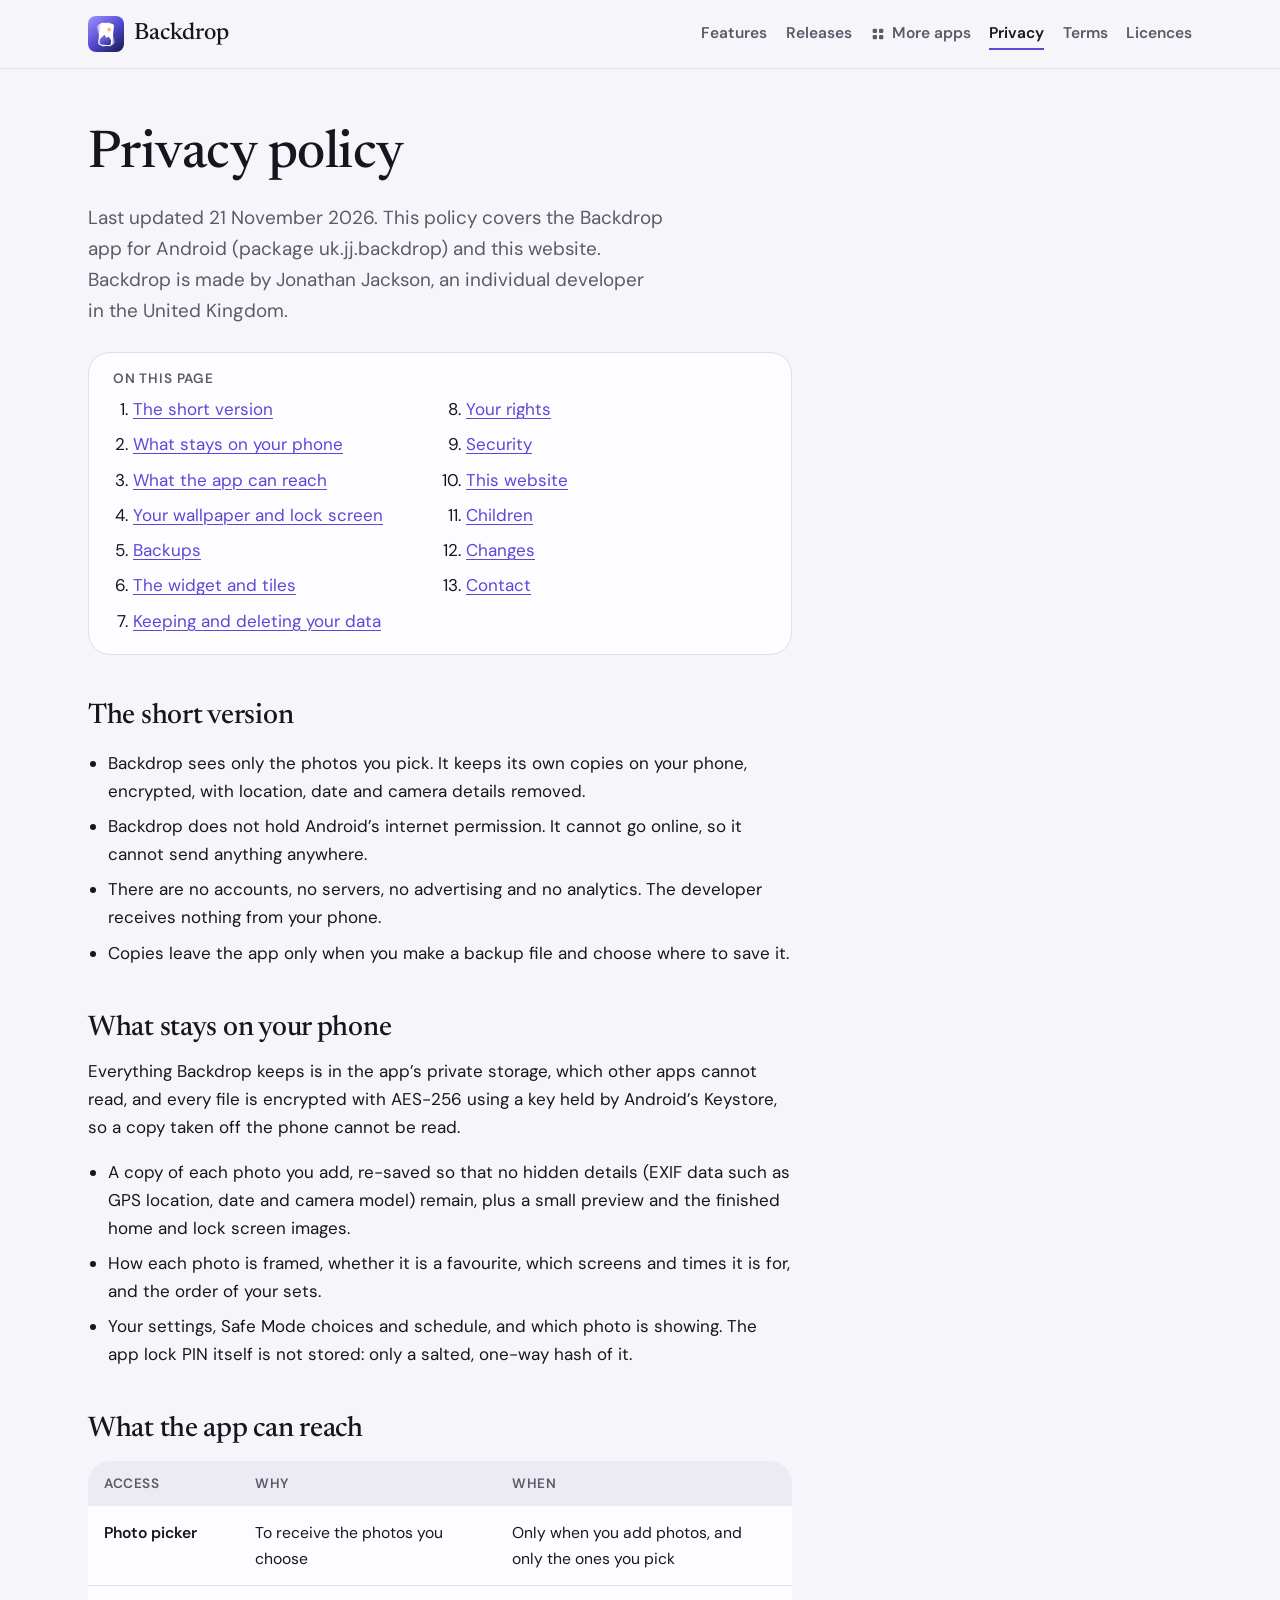
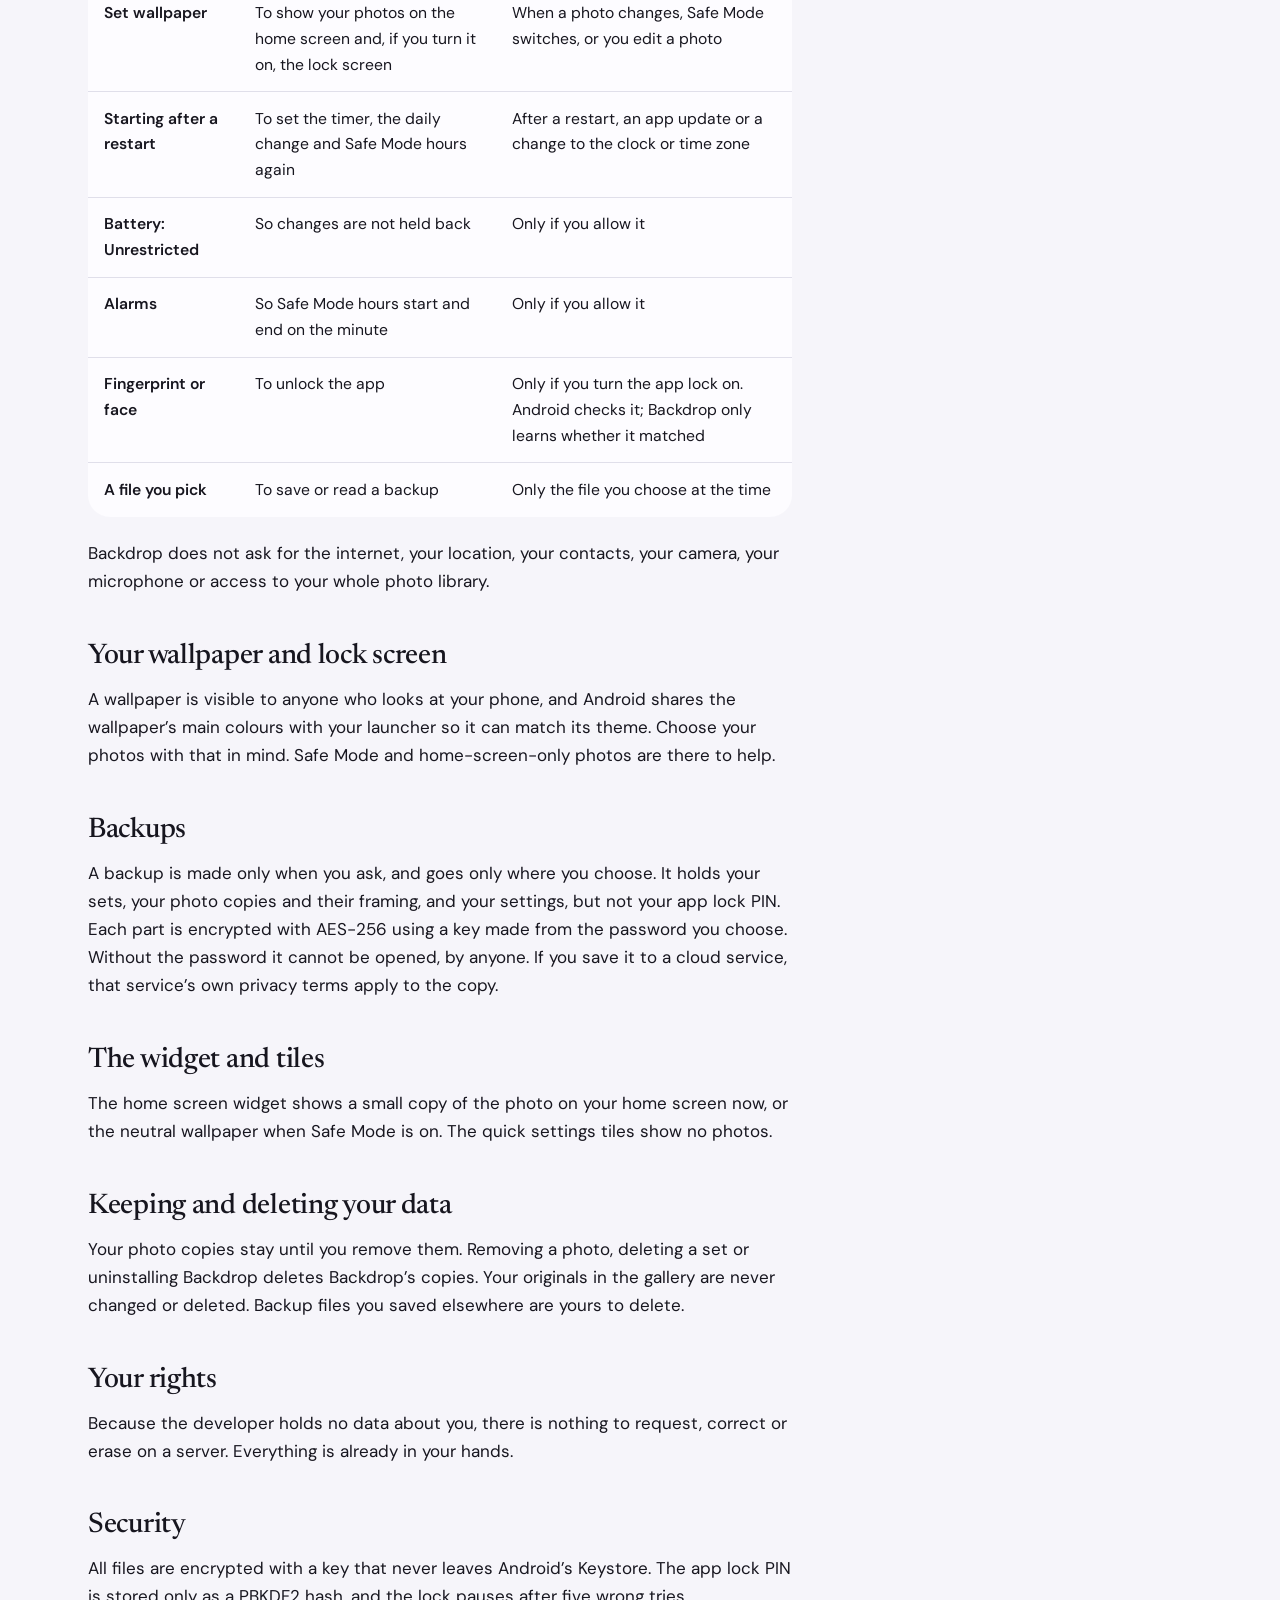
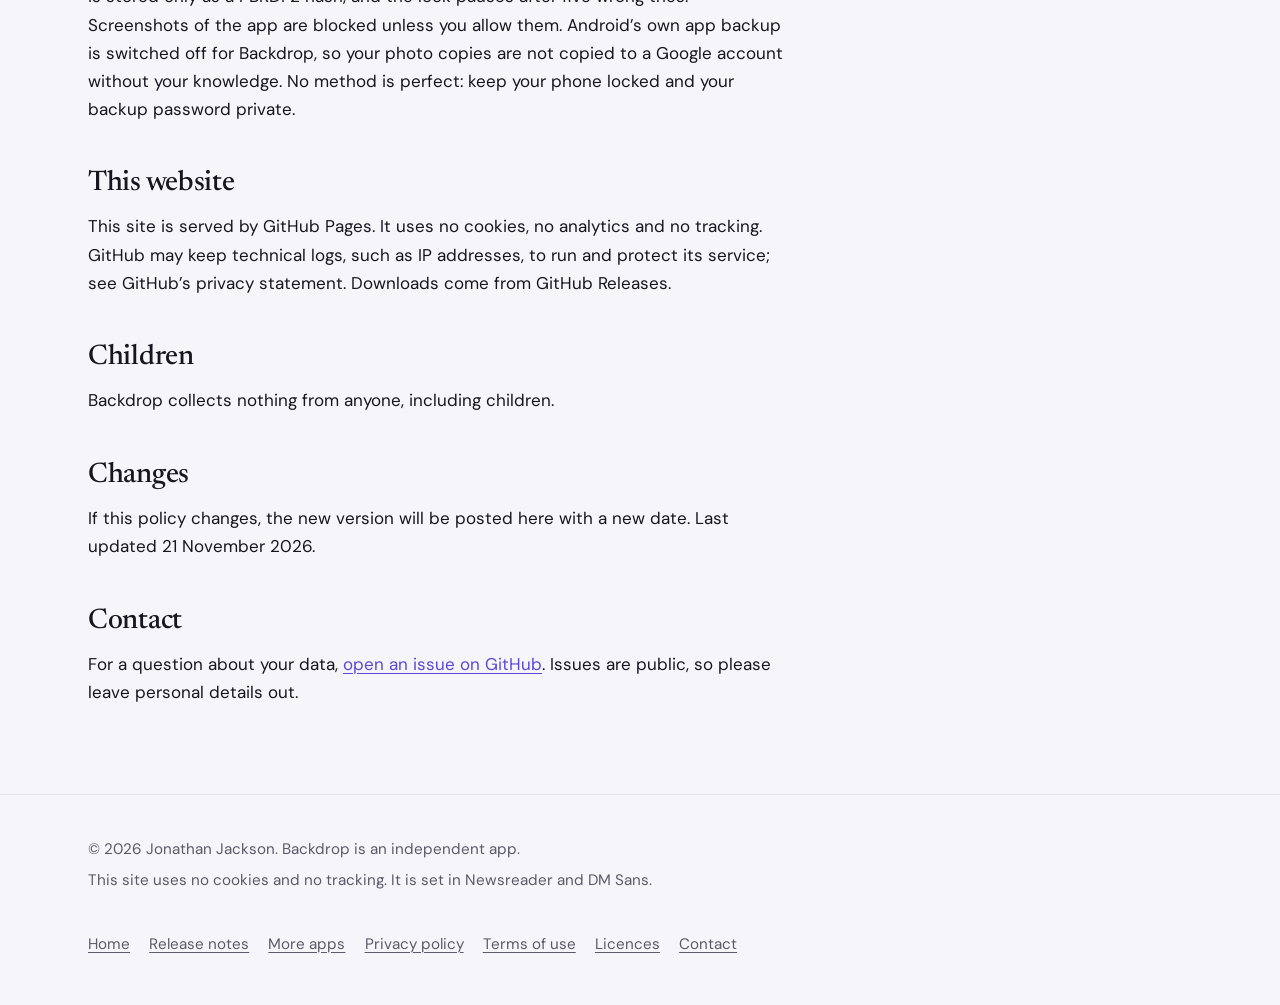
<file: privacy.html>
<!DOCTYPE html>
<html lang="en-GB">
<head>
<meta charset="utf-8">
<meta name="viewport" content="width=device-width, initial-scale=1">
<title>Backdrop privacy policy</title>
<meta name="description" content="How Backdrop handles your photos: copies kept encrypted on your phone, hidden details removed, and no internet access at all.">
<meta name="author" content="Jonathan Jackson">
<link rel="canonical" href="https://customgpter.github.io/backdrop/privacy.html">
<meta name="theme-color" content="#f6f5fa" media="(prefers-color-scheme: light)">
<meta name="theme-color" content="#0c0d11" media="(prefers-color-scheme: dark)">
<meta property="og:type" content="website">
<meta property="og:site_name" content="Backdrop">
<meta property="og:title" content="Backdrop privacy policy">
<meta property="og:description" content="How Backdrop handles your photos: copies kept encrypted on your phone, hidden details removed, and no internet access at all.">
<meta property="og:url" content="https://customgpter.github.io/backdrop/privacy.html">
<meta property="og:image" content="https://customgpter.github.io/backdrop/assets/og.png">
<meta property="og:image:width" content="1200">
<meta property="og:image:height" content="630">
<meta property="og:image:alt" content="The Backdrop icon and name beside its Home and Frame your photo screens">
<meta property="og:locale" content="en_GB">
<meta name="twitter:card" content="summary_large_image">
<link rel="icon" href="https://customgpter.github.io/backdrop/assets/favicon.svg" type="image/svg+xml">
<link rel="apple-touch-icon" href="https://customgpter.github.io/backdrop/assets/apple-touch-icon.png">
<link rel="preload" href="https://customgpter.github.io/backdrop/assets/fonts/newsreader-500.woff2" as="font" type="font/woff2" crossorigin>
<link rel="preload" href="https://customgpter.github.io/backdrop/assets/fonts/dmsans-400.woff2" as="font" type="font/woff2" crossorigin>
<link rel="stylesheet" href="https://customgpter.github.io/backdrop/assets/site.css?v=1">
</head>
<body>
<a class="skip" href="#main">Skip to content</a>
<header class="masthead">
<div class="wrap">
<a class="brand" href="https://customgpter.github.io/backdrop/" aria-label="Backdrop home"><svg viewBox="0 0 108 108" aria-hidden="true"><defs><linearGradient id="bg1" x1="0.1" y1="0" x2="0.9" y2="1"><stop offset="0" stop-color="#9C8BFF"/><stop offset=".55" stop-color="#4D45C9"/><stop offset="1" stop-color="#1A1C55"/></linearGradient><linearGradient id="bg2" x1="0" y1="0" x2="1" y2="1"><stop offset="0" stop-color="#8E7CFF"/><stop offset="1" stop-color="#2B2F8F"/></linearGradient></defs><rect width="108" height="108" rx="24" fill="url(#bg1)"/><g transform="translate(54 58) scale(1.3) translate(-54 -58)"><rect x="38" y="30" width="32" height="52" rx="6" fill="#fff" fill-opacity=".3" transform="rotate(-16 54 58)"/><rect x="38" y="30" width="32" height="52" rx="6" fill="#fff" fill-opacity=".6" transform="rotate(-6 54 58)"/><g transform="rotate(6 54 58)"><rect x="38" y="30" width="32" height="52" rx="6" fill="#fff"/><path d="M41 68l9-11 6 7 4-4 7 8v8a4 4 0 0 1-4 4H45a4 4 0 0 1-4-4z" fill="url(#bg2)"/><circle cx="60" cy="44" r="4.5" fill="#FFB86B"/></g></g></svg>
<span>Backdrop</span></a>
<nav aria-label="Main"><ul><li><a href="https://customgpter.github.io/backdrop/./#features">Features</a></li><li><a href="https://customgpter.github.io/backdrop/releases.html">Releases</a></li><li><a class="more-apps" href="https://customgpter.github.io/backdrop/more-apps.html"><svg viewBox="0 0 24 24" aria-hidden="true"><rect x="4" y="4" width="6.5" height="6.5" rx="1.6"/><rect x="13.5" y="4" width="6.5" height="6.5" rx="1.6"/><rect x="4" y="13.5" width="6.5" height="6.5" rx="1.6"/><rect x="13.5" y="13.5" width="6.5" height="6.5" rx="1.6"/></svg>More apps</a></li><li><a href="https://customgpter.github.io/backdrop/privacy.html" aria-current="page">Privacy</a></li><li><a href="https://customgpter.github.io/backdrop/terms.html">Terms</a></li><li><a href="https://customgpter.github.io/backdrop/licences.html">Licences</a></li></ul></nav>
</div>
</header>
<main id="main" class="doc">
<div class="wrap"><div class="measure">
<h1>Privacy policy</h1>
<p class="lede">Last updated 21 November 2026. This policy covers the Backdrop app for Android (package uk.jj.backdrop) and this website. Backdrop is made by Jonathan Jackson, an individual developer in the United Kingdom.</p>
<nav class="toc" aria-label="On this page"><p>On this page</p><ol><li><a href="#short">The short version</a></li><li><a href="#kept">What stays on your phone</a></li><li><a href="#reach">What the app can reach</a></li><li><a href="#wallpaper">Your wallpaper and lock screen</a></li><li><a href="#copies">Backups</a></li><li><a href="#widgets">The widget and tiles</a></li><li><a href="#deleting">Keeping and deleting your data</a></li><li><a href="#rights">Your rights</a></li><li><a href="#security">Security</a></li><li><a href="#site">This website</a></li><li><a href="#children">Children</a></li><li><a href="#changes">Changes</a></li><li><a href="#contact">Contact</a></li></ol></nav>
<h2 id="short">The short version</h2>
<ul>
<li>Backdrop sees only the photos you pick. It keeps its own copies on your phone, encrypted, with location, date and camera details removed.</li>
<li>Backdrop does not hold Android’s internet permission. It cannot go online, so it cannot send anything anywhere.</li>
<li>There are no accounts, no servers, no advertising and no analytics. The developer receives nothing from your phone.</li>
<li>Copies leave the app only when you make a backup file and choose where to save it.</li>
</ul>
<h2 id="kept">What stays on your phone</h2>
<p>Everything Backdrop keeps is in the app’s private storage, which other apps cannot read, and every file is encrypted with AES-256 using a key held by Android’s Keystore, so a copy taken off the phone cannot be read.</p>
<ul>
<li>A copy of each photo you add, re-saved so that no hidden details (EXIF data such as GPS location, date and camera model) remain, plus a small preview and the finished home and lock screen images.</li>
<li>How each photo is framed, whether it is a favourite, which screens and times it is for, and the order of your sets.</li>
<li>Your settings, Safe Mode choices and schedule, and which photo is showing. The app lock PIN itself is not stored: only a salted, one-way hash of it.</li>
</ul>
<h2 id="reach">What the app can reach</h2>
<table>
<thead><tr><th scope="col">Access</th><th scope="col">Why</th><th scope="col">When</th></tr></thead>
<tbody>
<tr><th scope="row">Photo picker</th><td>To receive the photos you choose</td><td>Only when you add photos, and only the ones you pick</td></tr>
<tr><th scope="row">Set wallpaper</th><td>To show your photos on the home screen and, if you turn it on, the lock screen</td><td>When a photo changes, Safe Mode switches, or you edit a photo</td></tr>
<tr><th scope="row">Starting after a restart</th><td>To set the timer, the daily change and Safe Mode hours again</td><td>After a restart, an app update or a change to the clock or time zone</td></tr>
<tr><th scope="row">Battery: Unrestricted</th><td>So changes are not held back</td><td>Only if you allow it</td></tr>
<tr><th scope="row">Alarms</th><td>So Safe Mode hours start and end on the minute</td><td>Only if you allow it</td></tr>
<tr><th scope="row">Fingerprint or face</th><td>To unlock the app</td><td>Only if you turn the app lock on. Android checks it; Backdrop only learns whether it matched</td></tr>
<tr><th scope="row">A file you pick</th><td>To save or read a backup</td><td>Only the file you choose at the time</td></tr>
</tbody></table>
<p>Backdrop does not ask for the internet, your location, your contacts, your camera, your microphone or access to your whole photo library.</p>
<h2 id="wallpaper">Your wallpaper and lock screen</h2>
<p>A wallpaper is visible to anyone who looks at your phone, and Android shares the wallpaper’s main colours with your launcher so it can match its theme. Choose your photos with that in mind. Safe Mode and home-screen-only photos are there to help.</p>
<h2 id="copies">Backups</h2>
<p>A backup is made only when you ask, and goes only where you choose. It holds your sets, your photo copies and their framing, and your settings, but not your app lock PIN. Each part is encrypted with AES-256 using a key made from the password you choose. Without the password it cannot be opened, by anyone. If you save it to a cloud service, that service’s own privacy terms apply to the copy.</p>
<h2 id="widgets">The widget and tiles</h2>
<p>The home screen widget shows a small copy of the photo on your home screen now, or the neutral wallpaper when Safe Mode is on. The quick settings tiles show no photos.</p>
<h2 id="deleting">Keeping and deleting your data</h2>
<p>Your photo copies stay until you remove them. Removing a photo, deleting a set or uninstalling Backdrop deletes Backdrop’s copies. Your originals in the gallery are never changed or deleted. Backup files you saved elsewhere are yours to delete.</p>
<h2 id="rights">Your rights</h2>
<p>Because the developer holds no data about you, there is nothing to request, correct or erase on a server. Everything is already in your hands.</p>
<h2 id="security">Security</h2>
<p>All files are encrypted with a key that never leaves Android’s Keystore. The app lock PIN is stored only as a PBKDF2 hash, and the lock pauses after five wrong tries. Screenshots of the app are blocked unless you allow them. Android’s own app backup is switched off for Backdrop, so your photo copies are not copied to a Google account without your knowledge. No method is perfect: keep your phone locked and your backup password private.</p>
<h2 id="site">This website</h2>
<p>This site is served by GitHub Pages. It uses no cookies, no analytics and no tracking. GitHub may keep technical logs, such as IP addresses, to run and protect its service; see GitHub’s privacy statement. Downloads come from GitHub Releases.</p>
<h2 id="children">Children</h2>
<p>Backdrop collects nothing from anyone, including children.</p>
<h2 id="changes">Changes</h2>
<p>If this policy changes, the new version will be posted here with a new date. Last updated 21 November 2026.</p>
<h2 id="contact">Contact</h2>
<p>For a question about your data, <a href="https://github.com/CustomGPTer/backdrop/issues">open an issue on GitHub</a>. Issues are public, so please leave personal details out.</p>
</div></div>
</main>
<footer class="colophon">
<div class="wrap">
<div>
<p>&copy; 2026 Jonathan Jackson. Backdrop is an independent app.</p>
<p>This site uses no cookies and no tracking. It is set in Newsreader and DM Sans.</p>
</div>
<nav aria-label="Footer"><ul>
<li><a href="https://customgpter.github.io/backdrop/">Home</a></li>
<li><a href="https://customgpter.github.io/backdrop/releases.html">Release notes</a></li>
<li><a href="https://customgpter.github.io/backdrop/more-apps.html">More apps</a></li>
<li><a href="https://customgpter.github.io/backdrop/privacy.html">Privacy policy</a></li>
<li><a href="https://customgpter.github.io/backdrop/terms.html">Terms of use</a></li>
<li><a href="https://customgpter.github.io/backdrop/licences.html">Licences</a></li>
<li><a href="https://github.com/CustomGPTer/backdrop/issues">Contact</a></li>
</ul></nav>
</div>
</footer>
</body>
</html>
</file>
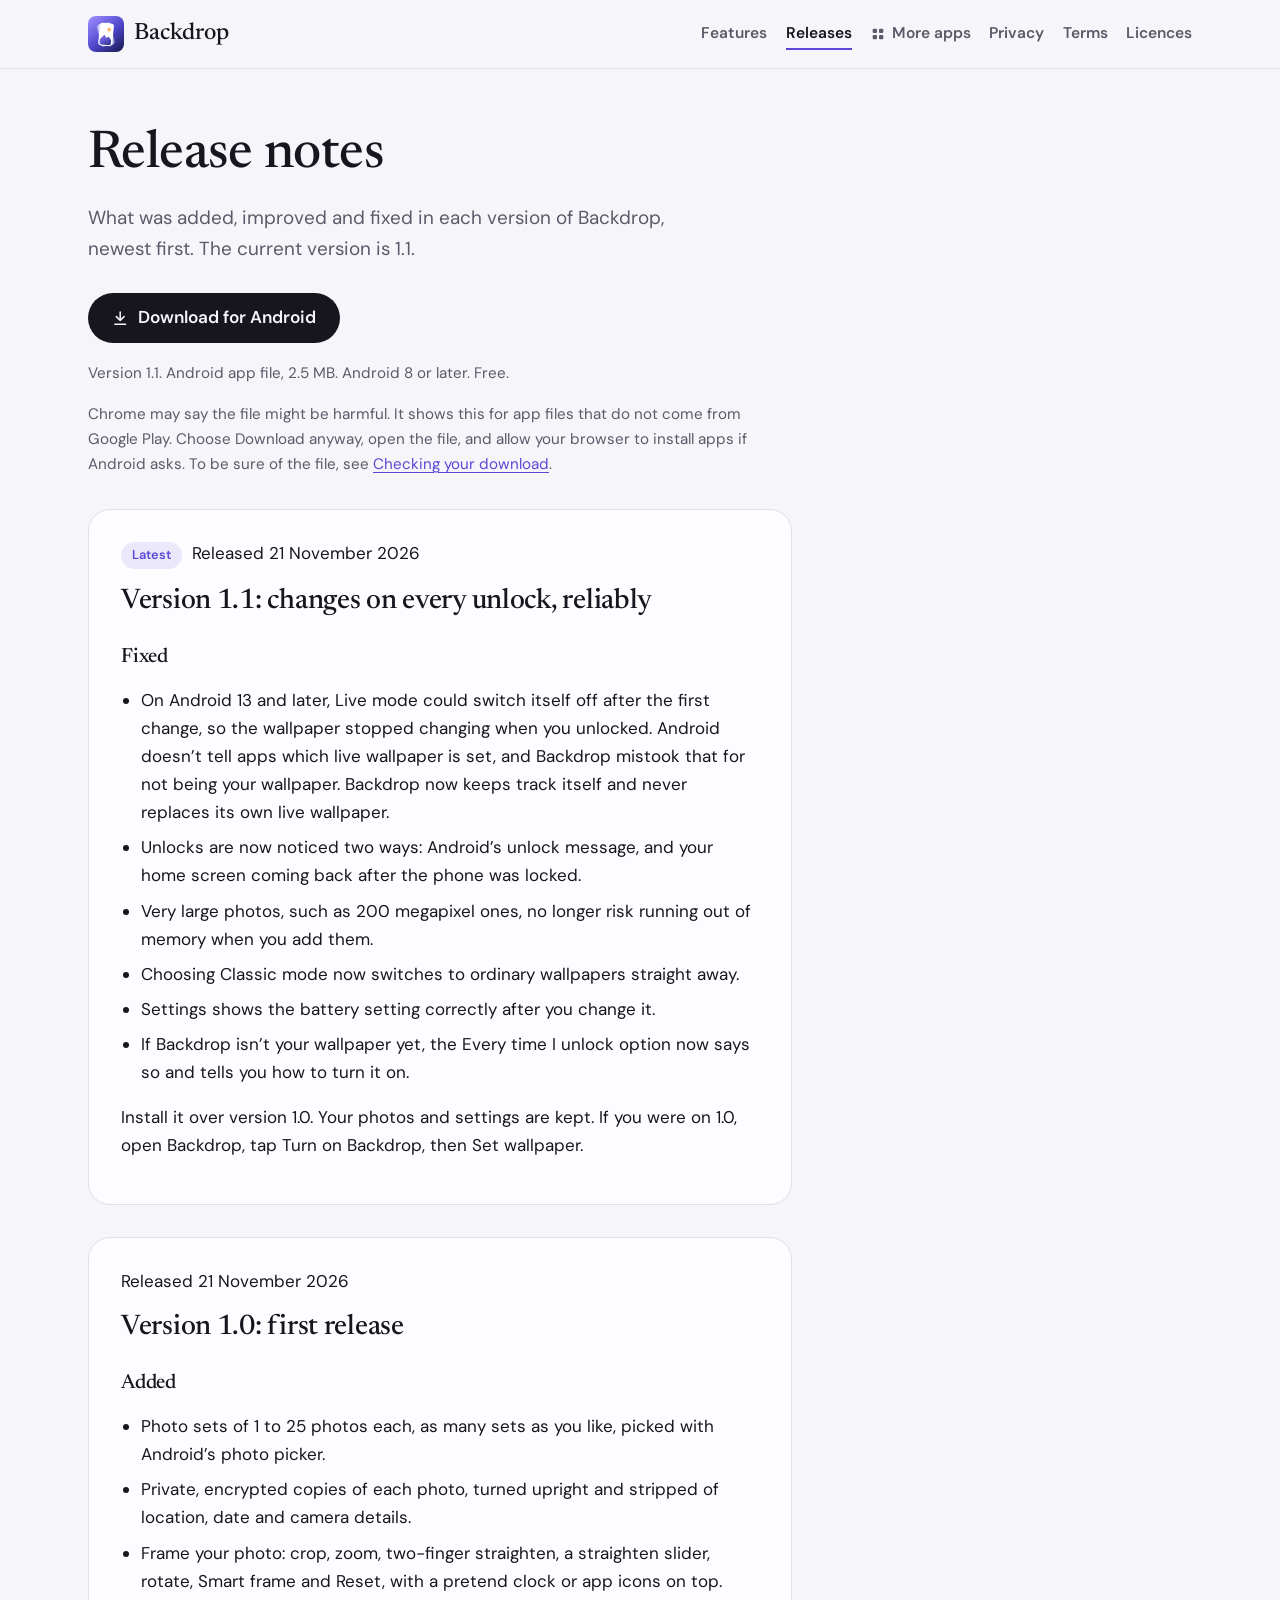
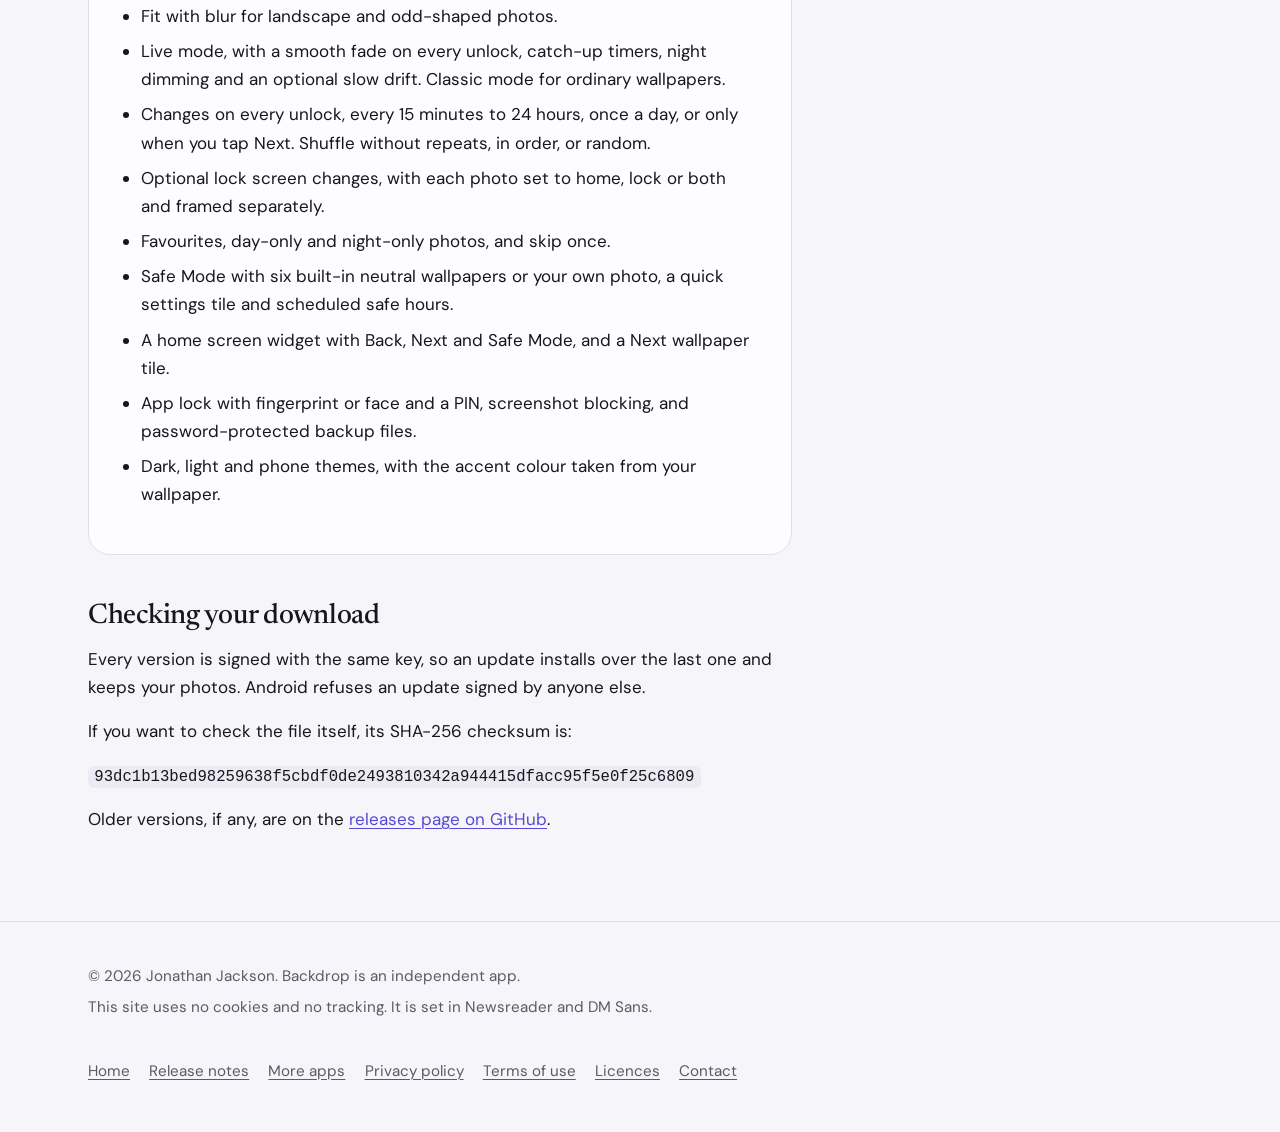
<file: releases.html>
<!DOCTYPE html>
<html lang="en-GB">
<head>
<meta charset="utf-8">
<meta name="viewport" content="width=device-width, initial-scale=1">
<title>Backdrop release notes</title>
<meta name="description" content="What was added, improved and fixed in each version of Backdrop, the private wallpaper changer for Android.">
<meta name="author" content="Jonathan Jackson">
<link rel="canonical" href="https://customgpter.github.io/backdrop/releases.html">
<meta name="theme-color" content="#f6f5fa" media="(prefers-color-scheme: light)">
<meta name="theme-color" content="#0c0d11" media="(prefers-color-scheme: dark)">
<meta property="og:type" content="website">
<meta property="og:site_name" content="Backdrop">
<meta property="og:title" content="Backdrop release notes">
<meta property="og:description" content="What was added, improved and fixed in each version of Backdrop, the private wallpaper changer for Android.">
<meta property="og:url" content="https://customgpter.github.io/backdrop/releases.html">
<meta property="og:image" content="https://customgpter.github.io/backdrop/assets/og.png">
<meta property="og:image:width" content="1200">
<meta property="og:image:height" content="630">
<meta property="og:image:alt" content="The Backdrop icon and name beside its Home and Frame your photo screens">
<meta property="og:locale" content="en_GB">
<meta name="twitter:card" content="summary_large_image">
<link rel="icon" href="https://customgpter.github.io/backdrop/assets/favicon.svg" type="image/svg+xml">
<link rel="apple-touch-icon" href="https://customgpter.github.io/backdrop/assets/apple-touch-icon.png">
<link rel="preload" href="https://customgpter.github.io/backdrop/assets/fonts/newsreader-500.woff2" as="font" type="font/woff2" crossorigin>
<link rel="preload" href="https://customgpter.github.io/backdrop/assets/fonts/dmsans-400.woff2" as="font" type="font/woff2" crossorigin>
<link rel="stylesheet" href="https://customgpter.github.io/backdrop/assets/site.css?v=1">
</head>
<body>
<a class="skip" href="#main">Skip to content</a>
<header class="masthead">
<div class="wrap">
<a class="brand" href="https://customgpter.github.io/backdrop/" aria-label="Backdrop home"><svg viewBox="0 0 108 108" aria-hidden="true"><defs><linearGradient id="bg1" x1="0.1" y1="0" x2="0.9" y2="1"><stop offset="0" stop-color="#9C8BFF"/><stop offset=".55" stop-color="#4D45C9"/><stop offset="1" stop-color="#1A1C55"/></linearGradient><linearGradient id="bg2" x1="0" y1="0" x2="1" y2="1"><stop offset="0" stop-color="#8E7CFF"/><stop offset="1" stop-color="#2B2F8F"/></linearGradient></defs><rect width="108" height="108" rx="24" fill="url(#bg1)"/><g transform="translate(54 58) scale(1.3) translate(-54 -58)"><rect x="38" y="30" width="32" height="52" rx="6" fill="#fff" fill-opacity=".3" transform="rotate(-16 54 58)"/><rect x="38" y="30" width="32" height="52" rx="6" fill="#fff" fill-opacity=".6" transform="rotate(-6 54 58)"/><g transform="rotate(6 54 58)"><rect x="38" y="30" width="32" height="52" rx="6" fill="#fff"/><path d="M41 68l9-11 6 7 4-4 7 8v8a4 4 0 0 1-4 4H45a4 4 0 0 1-4-4z" fill="url(#bg2)"/><circle cx="60" cy="44" r="4.5" fill="#FFB86B"/></g></g></svg>
<span>Backdrop</span></a>
<nav aria-label="Main"><ul><li><a href="https://customgpter.github.io/backdrop/./#features">Features</a></li><li><a href="https://customgpter.github.io/backdrop/releases.html" aria-current="page">Releases</a></li><li><a class="more-apps" href="https://customgpter.github.io/backdrop/more-apps.html"><svg viewBox="0 0 24 24" aria-hidden="true"><rect x="4" y="4" width="6.5" height="6.5" rx="1.6"/><rect x="13.5" y="4" width="6.5" height="6.5" rx="1.6"/><rect x="4" y="13.5" width="6.5" height="6.5" rx="1.6"/><rect x="13.5" y="13.5" width="6.5" height="6.5" rx="1.6"/></svg>More apps</a></li><li><a href="https://customgpter.github.io/backdrop/privacy.html">Privacy</a></li><li><a href="https://customgpter.github.io/backdrop/terms.html">Terms</a></li><li><a href="https://customgpter.github.io/backdrop/licences.html">Licences</a></li></ul></nav>
</div>
</header>
<main id="main" class="doc">
<div class="wrap"><div class="measure">
<h1>Release notes</h1>
<p class="lede">What was added, improved and fixed in each version of Backdrop, newest first. The current version is 1.1.</p>
<p class="get"><a class="button" href="https://github.com/CustomGPTer/backdrop/releases/latest/download/Backdrop.apk"><svg viewBox="0 0 24 24" aria-hidden="true" fill="none" stroke="currentColor" stroke-width="2" stroke-linecap="round" stroke-linejoin="round"><path d="M12 4v11M7 10l5 5 5-5M5 20h14"/></svg>Download for Android</a></p>
<p class="note">Version 1.1. Android app file, 2.5 MB. Android 8 or later. Free.</p>
<p class="note">Chrome may say the file might be harmful. It shows this for app files that do not come from Google Play. Choose Download anyway, open the file, and allow your browser to install apps if Android asks. To be sure of the file, see <a href="#checking">Checking your download</a>.</p>
<div class="release">
<p><span class="badge">Latest</span>Released 21 November 2026</p>
<h2>Version 1.1: changes on every unlock, reliably</h2>
<h3>Fixed</h3>
<ul><li>On Android 13 and later, Live mode could switch itself off after the first change, so the wallpaper stopped changing when you unlocked. Android doesn’t tell apps which live wallpaper is set, and Backdrop mistook that for not being your wallpaper. Backdrop now keeps track itself and never replaces its own live wallpaper.</li><li>Unlocks are now noticed two ways: Android’s unlock message, and your home screen coming back after the phone was locked.</li><li>Very large photos, such as 200 megapixel ones, no longer risk running out of memory when you add them.</li><li>Choosing Classic mode now switches to ordinary wallpapers straight away.</li><li>Settings shows the battery setting correctly after you change it.</li><li>If Backdrop isn’t your wallpaper yet, the Every time I unlock option now says so and tells you how to turn it on.</li></ul>
<p>Install it over version 1.0. Your photos and settings are kept. If you were on 1.0, open Backdrop, tap Turn on Backdrop, then Set wallpaper.</p>
</div>
<div class="release">
<p>Released 21 November 2026</p>
<h2>Version 1.0: first release</h2>
<h3>Added</h3>
<ul><li>Photo sets of 1 to 25 photos each, as many sets as you like, picked with Android’s photo picker.</li><li>Private, encrypted copies of each photo, turned upright and stripped of location, date and camera details.</li><li>Frame your photo: crop, zoom, two-finger straighten, a straighten slider, rotate, Smart frame and Reset, with a pretend clock or app icons on top.</li><li>Fit with blur for landscape and odd-shaped photos.</li><li>Live mode, with a smooth fade on every unlock, catch-up timers, night dimming and an optional slow drift. Classic mode for ordinary wallpapers.</li><li>Changes on every unlock, every 15 minutes to 24 hours, once a day, or only when you tap Next. Shuffle without repeats, in order, or random.</li><li>Optional lock screen changes, with each photo set to home, lock or both and framed separately.</li><li>Favourites, day-only and night-only photos, and skip once.</li><li>Safe Mode with six built-in neutral wallpapers or your own photo, a quick settings tile and scheduled safe hours.</li><li>A home screen widget with Back, Next and Safe Mode, and a Next wallpaper tile.</li><li>App lock with fingerprint or face and a PIN, screenshot blocking, and password-protected backup files.</li><li>Dark, light and phone themes, with the accent colour taken from your wallpaper.</li></ul>
</div>
<h2 id="checking">Checking your download</h2>
<p>Every version is signed with the same key, so an update installs over the last one and keeps your photos. Android refuses an update signed by anyone else.</p>
<p>If you want to check the file itself, its SHA-256 checksum is:</p>
<p><code>93dc1b13bed98259638f5cbdf0de2493810342a944415dfacc95f5e0f25c6809</code></p>
<p>Older versions, if any, are on the <a href="https://github.com/CustomGPTer/backdrop/releases">releases page on GitHub</a>.</p>
</div></div>
</main>
<footer class="colophon">
<div class="wrap">
<div>
<p>&copy; 2026 Jonathan Jackson. Backdrop is an independent app.</p>
<p>This site uses no cookies and no tracking. It is set in Newsreader and DM Sans.</p>
</div>
<nav aria-label="Footer"><ul>
<li><a href="https://customgpter.github.io/backdrop/">Home</a></li>
<li><a href="https://customgpter.github.io/backdrop/releases.html">Release notes</a></li>
<li><a href="https://customgpter.github.io/backdrop/more-apps.html">More apps</a></li>
<li><a href="https://customgpter.github.io/backdrop/privacy.html">Privacy policy</a></li>
<li><a href="https://customgpter.github.io/backdrop/terms.html">Terms of use</a></li>
<li><a href="https://customgpter.github.io/backdrop/licences.html">Licences</a></li>
<li><a href="https://github.com/CustomGPTer/backdrop/issues">Contact</a></li>
</ul></nav>
</div>
</footer>
</body>
</html>
</file>
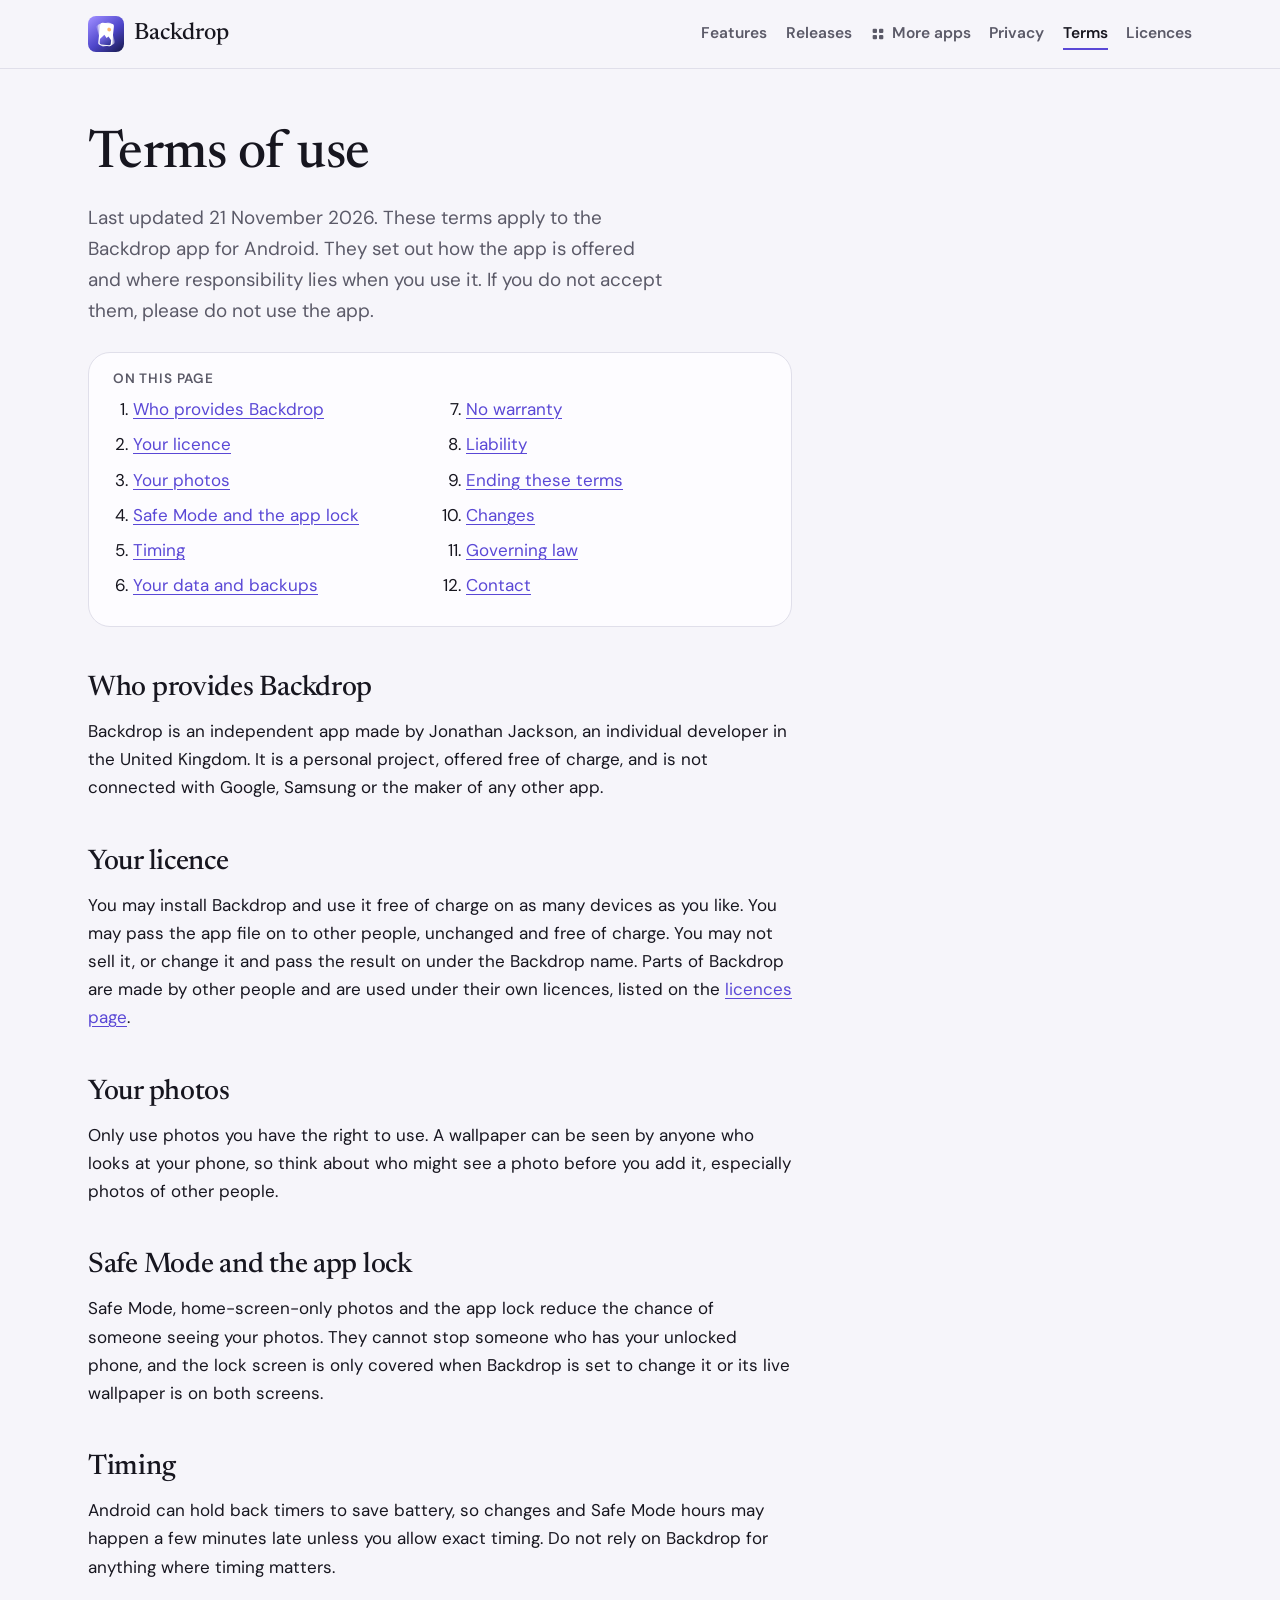
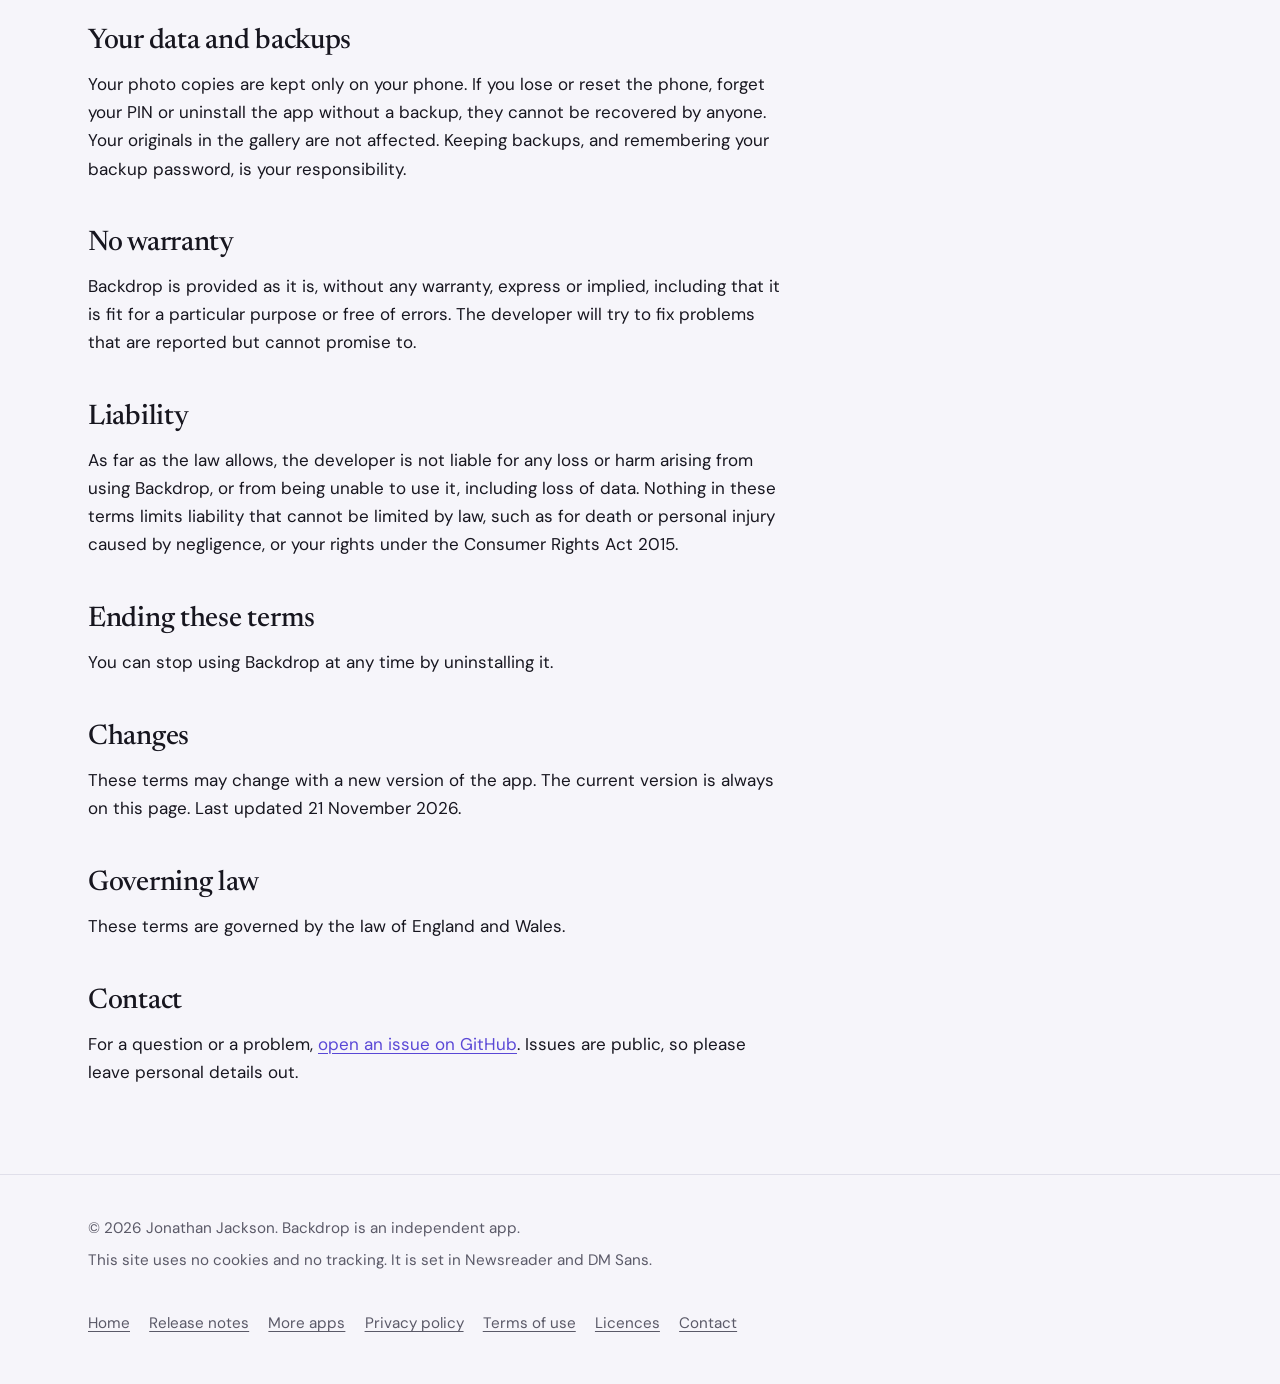
<file: terms.html>
<!DOCTYPE html>
<html lang="en-GB">
<head>
<meta charset="utf-8">
<meta name="viewport" content="width=device-width, initial-scale=1">
<title>Backdrop terms of use</title>
<meta name="description" content="The terms for using Backdrop, the free private wallpaper changer for Android.">
<meta name="author" content="Jonathan Jackson">
<link rel="canonical" href="https://customgpter.github.io/backdrop/terms.html">
<meta name="theme-color" content="#f6f5fa" media="(prefers-color-scheme: light)">
<meta name="theme-color" content="#0c0d11" media="(prefers-color-scheme: dark)">
<meta property="og:type" content="website">
<meta property="og:site_name" content="Backdrop">
<meta property="og:title" content="Backdrop terms of use">
<meta property="og:description" content="The terms for using Backdrop, the free private wallpaper changer for Android.">
<meta property="og:url" content="https://customgpter.github.io/backdrop/terms.html">
<meta property="og:image" content="https://customgpter.github.io/backdrop/assets/og.png">
<meta property="og:image:width" content="1200">
<meta property="og:image:height" content="630">
<meta property="og:image:alt" content="The Backdrop icon and name beside its Home and Frame your photo screens">
<meta property="og:locale" content="en_GB">
<meta name="twitter:card" content="summary_large_image">
<link rel="icon" href="https://customgpter.github.io/backdrop/assets/favicon.svg" type="image/svg+xml">
<link rel="apple-touch-icon" href="https://customgpter.github.io/backdrop/assets/apple-touch-icon.png">
<link rel="preload" href="https://customgpter.github.io/backdrop/assets/fonts/newsreader-500.woff2" as="font" type="font/woff2" crossorigin>
<link rel="preload" href="https://customgpter.github.io/backdrop/assets/fonts/dmsans-400.woff2" as="font" type="font/woff2" crossorigin>
<link rel="stylesheet" href="https://customgpter.github.io/backdrop/assets/site.css?v=1">
</head>
<body>
<a class="skip" href="#main">Skip to content</a>
<header class="masthead">
<div class="wrap">
<a class="brand" href="https://customgpter.github.io/backdrop/" aria-label="Backdrop home"><svg viewBox="0 0 108 108" aria-hidden="true"><defs><linearGradient id="bg1" x1="0.1" y1="0" x2="0.9" y2="1"><stop offset="0" stop-color="#9C8BFF"/><stop offset=".55" stop-color="#4D45C9"/><stop offset="1" stop-color="#1A1C55"/></linearGradient><linearGradient id="bg2" x1="0" y1="0" x2="1" y2="1"><stop offset="0" stop-color="#8E7CFF"/><stop offset="1" stop-color="#2B2F8F"/></linearGradient></defs><rect width="108" height="108" rx="24" fill="url(#bg1)"/><g transform="translate(54 58) scale(1.3) translate(-54 -58)"><rect x="38" y="30" width="32" height="52" rx="6" fill="#fff" fill-opacity=".3" transform="rotate(-16 54 58)"/><rect x="38" y="30" width="32" height="52" rx="6" fill="#fff" fill-opacity=".6" transform="rotate(-6 54 58)"/><g transform="rotate(6 54 58)"><rect x="38" y="30" width="32" height="52" rx="6" fill="#fff"/><path d="M41 68l9-11 6 7 4-4 7 8v8a4 4 0 0 1-4 4H45a4 4 0 0 1-4-4z" fill="url(#bg2)"/><circle cx="60" cy="44" r="4.5" fill="#FFB86B"/></g></g></svg>
<span>Backdrop</span></a>
<nav aria-label="Main"><ul><li><a href="https://customgpter.github.io/backdrop/./#features">Features</a></li><li><a href="https://customgpter.github.io/backdrop/releases.html">Releases</a></li><li><a class="more-apps" href="https://customgpter.github.io/backdrop/more-apps.html"><svg viewBox="0 0 24 24" aria-hidden="true"><rect x="4" y="4" width="6.5" height="6.5" rx="1.6"/><rect x="13.5" y="4" width="6.5" height="6.5" rx="1.6"/><rect x="4" y="13.5" width="6.5" height="6.5" rx="1.6"/><rect x="13.5" y="13.5" width="6.5" height="6.5" rx="1.6"/></svg>More apps</a></li><li><a href="https://customgpter.github.io/backdrop/privacy.html">Privacy</a></li><li><a href="https://customgpter.github.io/backdrop/terms.html" aria-current="page">Terms</a></li><li><a href="https://customgpter.github.io/backdrop/licences.html">Licences</a></li></ul></nav>
</div>
</header>
<main id="main" class="doc">
<div class="wrap"><div class="measure">
<h1>Terms of use</h1>
<p class="lede">Last updated 21 November 2026. These terms apply to the Backdrop app for Android. They set out how the app is offered and where responsibility lies when you use it. If you do not accept them, please do not use the app.</p>
<nav class="toc" aria-label="On this page"><p>On this page</p><ol><li><a href="#who">Who provides Backdrop</a></li><li><a href="#licence">Your licence</a></li><li><a href="#photos">Your photos</a></li><li><a href="#safe">Safe Mode and the app lock</a></li><li><a href="#timing">Timing</a></li><li><a href="#data">Your data and backups</a></li><li><a href="#warranty">No warranty</a></li><li><a href="#liability">Liability</a></li><li><a href="#ending">Ending these terms</a></li><li><a href="#changes">Changes</a></li><li><a href="#law">Governing law</a></li><li><a href="#contact">Contact</a></li></ol></nav>
<h2 id="who">Who provides Backdrop</h2>
<p>Backdrop is an independent app made by Jonathan Jackson, an individual developer in the United Kingdom. It is a personal project, offered free of charge, and is not connected with Google, Samsung or the maker of any other app.</p>
<h2 id="licence">Your licence</h2>
<p>You may install Backdrop and use it free of charge on as many devices as you like. You may pass the app file on to other people, unchanged and free of charge. You may not sell it, or change it and pass the result on under the Backdrop name. Parts of Backdrop are made by other people and are used under their own licences, listed on the <a href="licences.html">licences page</a>.</p>
<h2 id="photos">Your photos</h2>
<p>Only use photos you have the right to use. A wallpaper can be seen by anyone who looks at your phone, so think about who might see a photo before you add it, especially photos of other people.</p>
<h2 id="safe">Safe Mode and the app lock</h2>
<p>Safe Mode, home-screen-only photos and the app lock reduce the chance of someone seeing your photos. They cannot stop someone who has your unlocked phone, and the lock screen is only covered when Backdrop is set to change it or its live wallpaper is on both screens.</p>
<h2 id="timing">Timing</h2>
<p>Android can hold back timers to save battery, so changes and Safe Mode hours may happen a few minutes late unless you allow exact timing. Do not rely on Backdrop for anything where timing matters.</p>
<h2 id="data">Your data and backups</h2>
<p>Your photo copies are kept only on your phone. If you lose or reset the phone, forget your PIN or uninstall the app without a backup, they cannot be recovered by anyone. Your originals in the gallery are not affected. Keeping backups, and remembering your backup password, is your responsibility.</p>
<h2 id="warranty">No warranty</h2>
<p>Backdrop is provided as it is, without any warranty, express or implied, including that it is fit for a particular purpose or free of errors. The developer will try to fix problems that are reported but cannot promise to.</p>
<h2 id="liability">Liability</h2>
<p>As far as the law allows, the developer is not liable for any loss or harm arising from using Backdrop, or from being unable to use it, including loss of data. Nothing in these terms limits liability that cannot be limited by law, such as for death or personal injury caused by negligence, or your rights under the Consumer Rights Act 2015.</p>
<h2 id="ending">Ending these terms</h2>
<p>You can stop using Backdrop at any time by uninstalling it.</p>
<h2 id="changes">Changes</h2>
<p>These terms may change with a new version of the app. The current version is always on this page. Last updated 21 November 2026.</p>
<h2 id="law">Governing law</h2>
<p>These terms are governed by the law of England and Wales.</p>
<h2 id="contact">Contact</h2>
<p>For a question or a problem, <a href="https://github.com/CustomGPTer/backdrop/issues">open an issue on GitHub</a>. Issues are public, so please leave personal details out.</p>
</div></div>
</main>
<footer class="colophon">
<div class="wrap">
<div>
<p>&copy; 2026 Jonathan Jackson. Backdrop is an independent app.</p>
<p>This site uses no cookies and no tracking. It is set in Newsreader and DM Sans.</p>
</div>
<nav aria-label="Footer"><ul>
<li><a href="https://customgpter.github.io/backdrop/">Home</a></li>
<li><a href="https://customgpter.github.io/backdrop/releases.html">Release notes</a></li>
<li><a href="https://customgpter.github.io/backdrop/more-apps.html">More apps</a></li>
<li><a href="https://customgpter.github.io/backdrop/privacy.html">Privacy policy</a></li>
<li><a href="https://customgpter.github.io/backdrop/terms.html">Terms of use</a></li>
<li><a href="https://customgpter.github.io/backdrop/licences.html">Licences</a></li>
<li><a href="https://github.com/CustomGPTer/backdrop/issues">Contact</a></li>
</ul></nav>
</div>
</footer>
</body>
</html>
</file>
<file: assets/apps-list.css>
/* The full app list on More apps pages and the hub. Works alongside each site's own card styles. */
.mapps-jump{margin:1.8rem 0 0}
.mapps-jump ul{list-style:none;margin:0;padding:0;display:flex;flex-wrap:wrap;gap:.5rem}
.mapps-jump a{display:inline-block;padding:.45rem .85rem;border:1px solid var(--rule,#d2dae4);border-radius:999px;font-size:.95rem;font-weight:700;text-decoration:none;color:inherit;background:var(--panel,#fff)}
.mapps-jump a:hover,.mapps-jump a:focus-visible{border-color:currentColor}
.mapps-group{margin:2.6rem 0 0;scroll-margin-top:5rem}
.mapps-cat{font-size:1.45rem;margin:0;padding:0 0 .6rem;border-bottom:1px solid var(--rule,#d2dae4)}
.mapps-group .mapps{margin-top:1.4rem}
.mapp h3{font-size:1.5rem;line-height:1.2;margin:.85rem 0 .1rem;display:flex;flex-wrap:wrap;align-items:center;gap:.5rem}
.mapp-badge{display:inline-block;font-size:.75rem;font-weight:700;letter-spacing:.04em;text-transform:uppercase;line-height:1;padding:.35rem .55rem;border-radius:6px;vertical-align:middle}
.mapp-badge.beta{background:#ffe7b3;color:#5c3b00;border:1px solid #e0b450}
.mapp-badge.here{background:transparent;color:var(--soft,#465468);border:1px solid var(--rule,#d2dae4)}
.mapp-soon{display:inline-block;padding:.7rem 1.1rem;border:1px dashed var(--rule,#b9c4d1);border-radius:12px;color:var(--soft,#465468);font-weight:700}
.mapp-go .button.ghost{background:transparent;color:inherit;border:2px solid currentColor;box-shadow:none}
.mapp-also{font-size:.9rem;color:var(--soft,#465468);margin:.6rem 0 0}
.mapp-law{margin:0 0 1rem;padding:.8rem .9rem;border:1px solid #e0b450;background:#fff8e6;color:#3d2a00;border-radius:12px;font-size:.95rem}
.mapp-law label{display:flex;gap:.6rem;align-items:flex-start;font-weight:700;cursor:pointer}
.mapp-law input{width:1.2rem;height:1.2rem;margin:.1rem 0 0;flex:none;accent-color:#8a5200}
.mapp-law p{margin:.45rem 0 0}
.mapp-law a{color:#6b4000;font-weight:700}
.mapp a[aria-disabled="true"]{opacity:.45;cursor:not-allowed;pointer-events:none;filter:grayscale(.4)}
@media (prefers-color-scheme:dark){
  .mapp-badge.beta{background:#4a3500;color:#ffe2a3;border-color:#8a6a1c}
  .mapp-law{background:#2a2108;color:#ffe9b8;border-color:#7a5c14}
  .mapp-law a{color:#ffd27a}
  .mapp-law input{accent-color:#ffb347}
}
:where(.mapp a.button){display:inline-flex;align-items:center;gap:.5rem;padding:.75rem 1.15rem;border-radius:12px;background:var(--accent,#1f5fa8);color:var(--accent-ink,#fff);font-weight:700;text-decoration:none;border:2px solid transparent}
:where(.mapp a.button.ghost){background:transparent;color:inherit;border-color:currentColor}
:where(.mapps){list-style:none;padding:0;display:grid;gap:1.4rem}
.gate-scope{margin:0 0 .25rem}
.law-box{margin:0 0 1rem;padding:.9rem 1rem;max-width:34rem;border:1px solid #e0b450;background:#fff8e6;color:#3d2a00;border-radius:14px}
.law-box label{display:flex;gap:.65rem;align-items:flex-start;font-weight:700;cursor:pointer;font-size:1.02rem}
.law-box input{width:1.25rem;height:1.25rem;margin:.12rem 0 0;flex:none;accent-color:#8a5200}
.law-box p{margin:.5rem 0 0;font-size:.95rem}
.law-box a{color:#6b4000;font-weight:700}
.gate-scope a[aria-disabled="true"]{opacity:.45;cursor:not-allowed;pointer-events:none;filter:grayscale(.4);box-shadow:none}
@media (prefers-color-scheme:dark){
  .law-box{background:#2a2108;color:#ffe9b8;border-color:#7a5c14}
  .law-box a{color:#ffd27a}
  .law-box input{accent-color:#ffb347}
}
</file>
